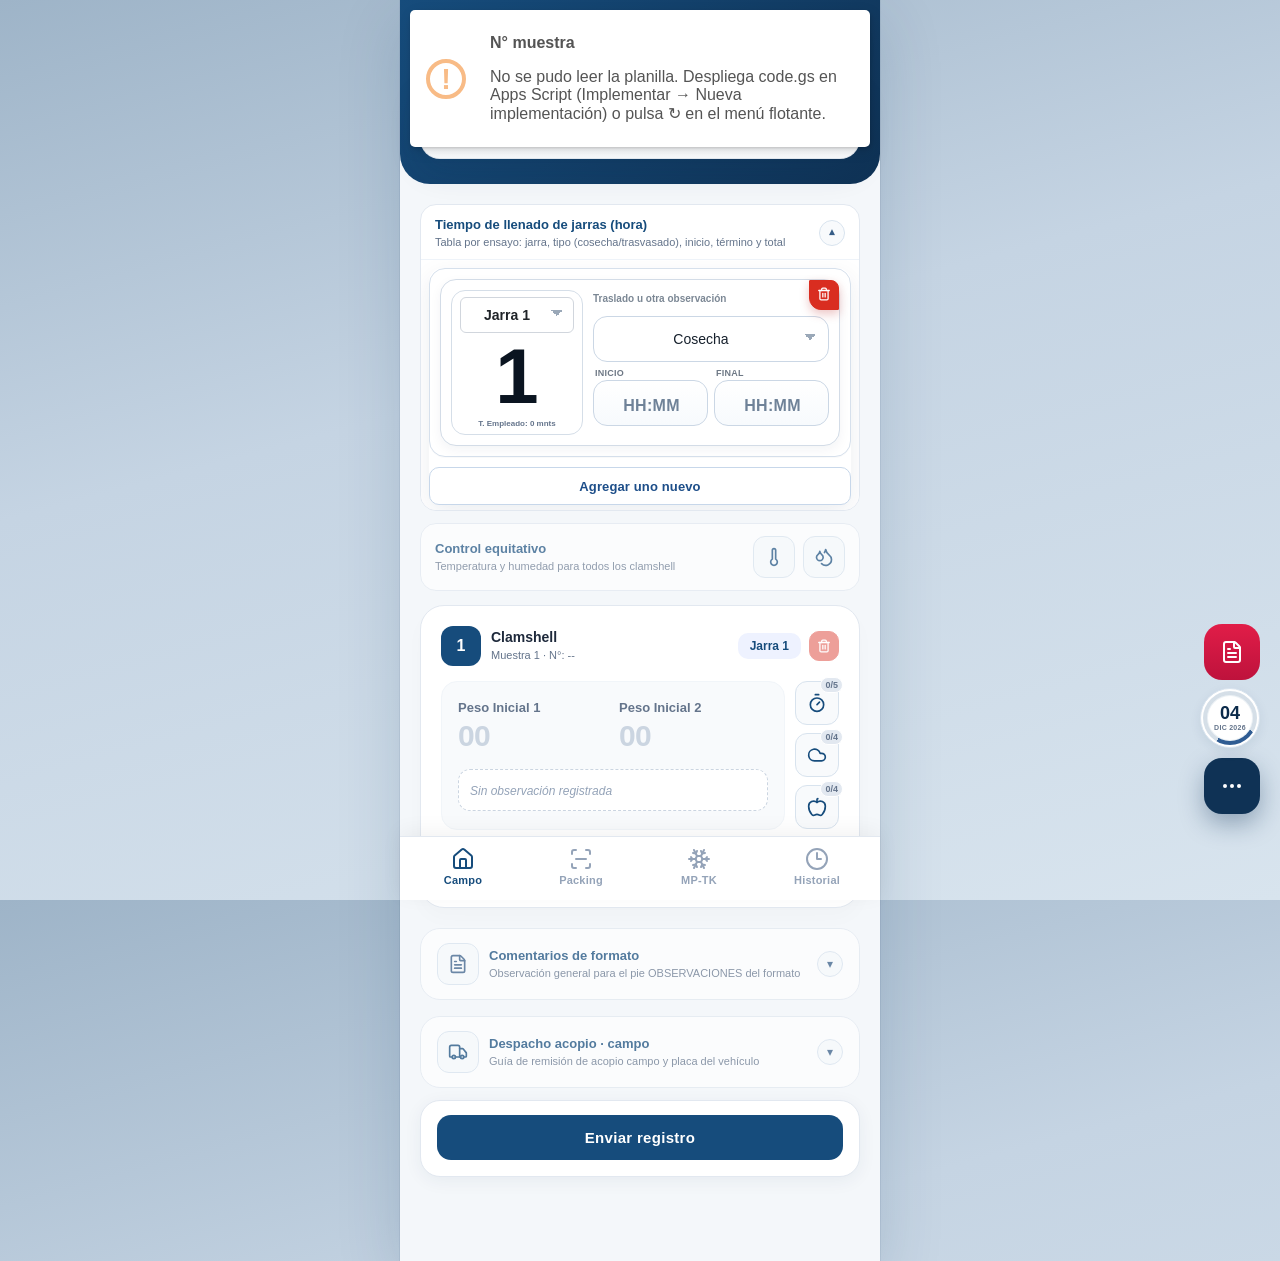
<file: index.html>
<!DOCTYPE html>
<html lang="es">
<head>
    <meta charset="UTF-8">
    <meta name="viewport" content="width=device-width, initial-scale=1.0">
    <meta http-equiv="refresh" content="0; url=modules/campo/">
    <title>Muestras Web</title>
    <link rel="icon" href="assets/images/QA2026-2.0.png" type="image/png">
    <link rel="apple-touch-icon" href="assets/images/QA2026-2.0.png">
    <script src="core/icono-app.js"></script>
    <script>location.replace('modules/campo/');</script>
</head>
<body>
    <p><a href="modules/campo/">Abrir Muestras Web</a></p>
</body>
</html>
</file>
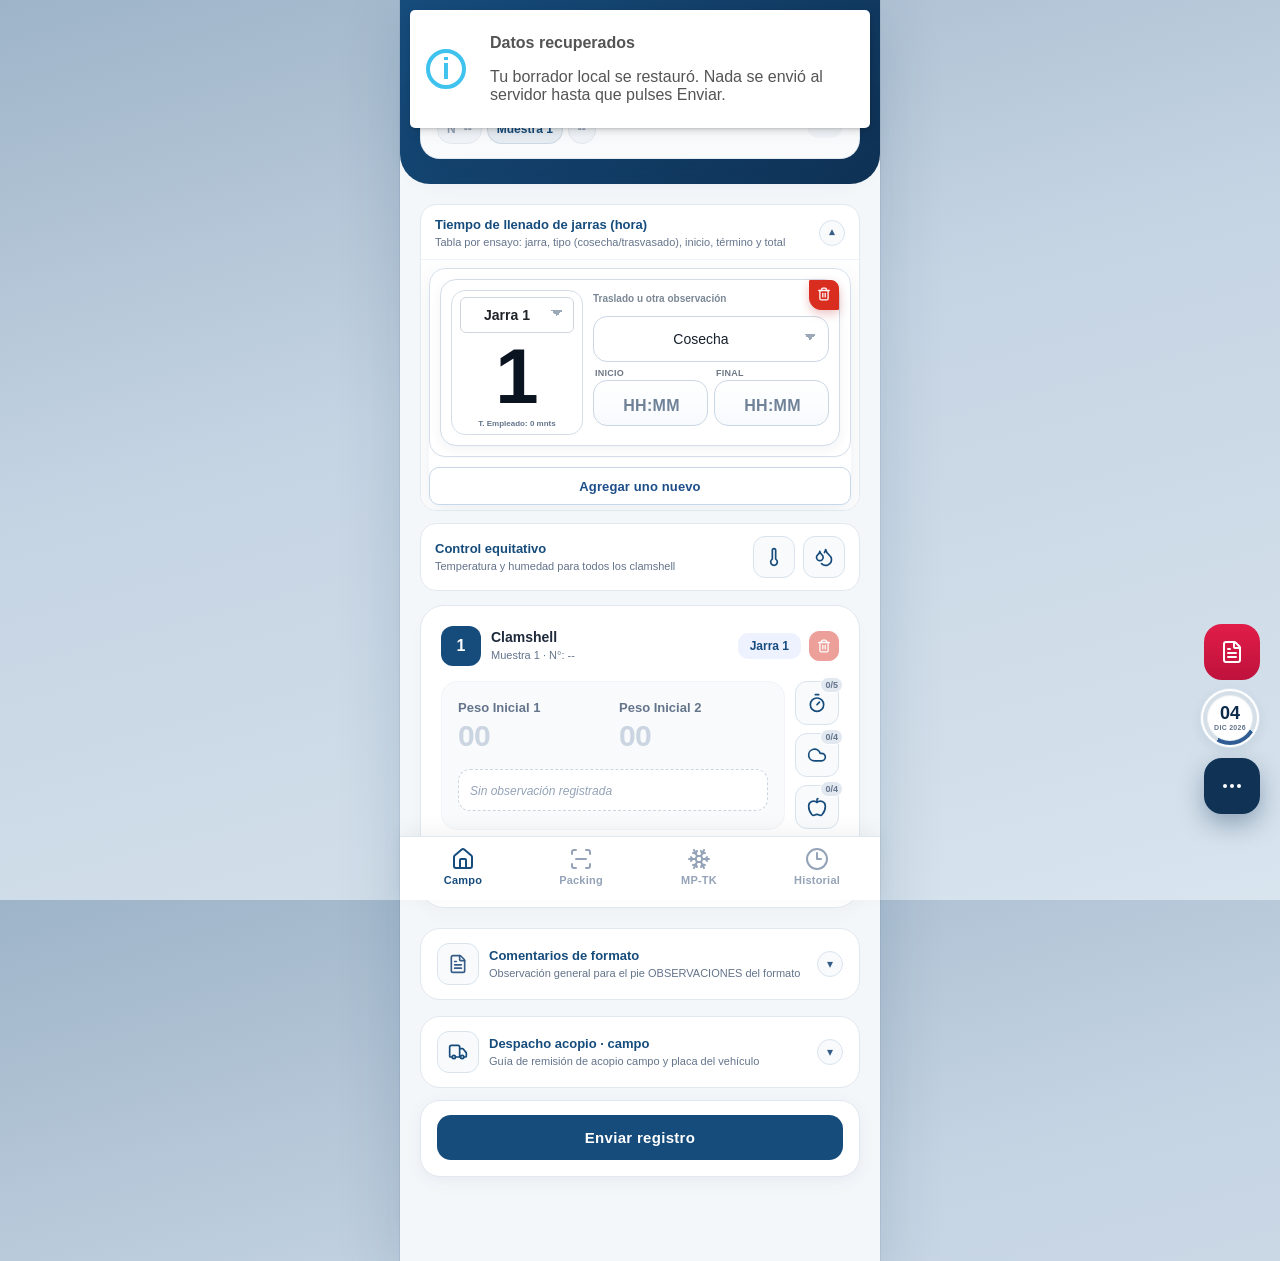
<file: modules/index.html>
<!DOCTYPE html>
<html lang="es">
<head>
    <meta charset="UTF-8">
    <meta name="viewport" content="width=device-width, initial-scale=1.0">
    <meta http-equiv="refresh" content="0; url=campo/">
    <title>Muestras Web</title>
    <script>location.replace('campo/');</script>
</head>
<body>
    <p><a href="campo/">Ir a Campo (Visual)</a></p>
    <ul>
        <li><a href="campo/">Campo · Visual</a></li>
        <li><a href="acopio/">Campo · Acopio</a></li>
        <li><a href="packing/">Packing</a></li>
        <li><a href="mp-tk/">MP-TK</a></li>
        <li><a href="historial/">Historial</a></li>
        <li><a href="recomendaciones/">Recomendaciones</a></li>
    </ul>
</body>
</html>
</file>
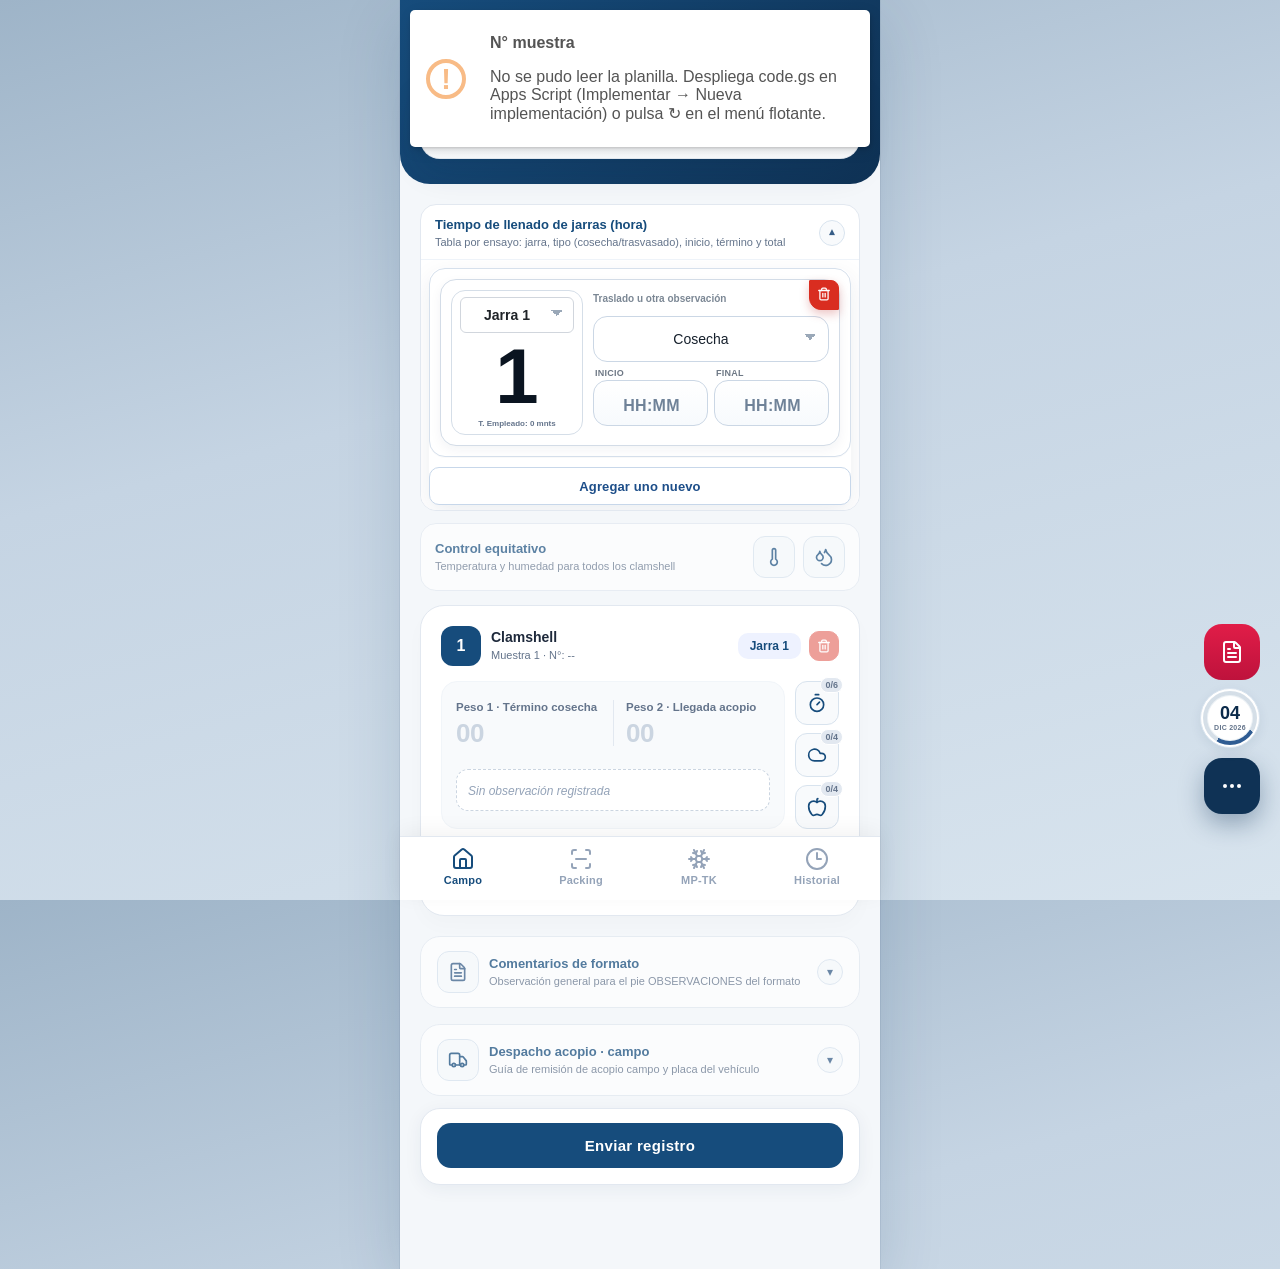
<file: modules/acopio/index.html>
<!DOCTYPE html>
<html lang="es">
<head>
    <meta charset="UTF-8">
    <meta name="viewport" content="width=device-width, initial-scale=1.0, maximum-scale=1.0, user-scalable=no, viewport-fit=cover">
    <meta name="application-name" content="Muestras Web">
    <meta name="apple-mobile-web-app-title" content="Muestras Web">
    <meta name="theme-color" content="#164C7C">
    <meta name="mobile-web-app-capable" content="yes">
    <meta name="apple-mobile-web-app-capable" content="yes">
    <meta name="apple-mobile-web-app-status-bar-style" content="black-translucent">
    <meta name="format-detection" content="telephone=no, date=no, email=no, address=no">
    <title>Muestras Web · Acopio</title>
    <script>
        (function () {
            try {
                if (localStorage.getItem('tiempos-header-tipo-registro-v2') === 'visual') {
                    location.replace('../campo/');
                }
            } catch (_) { /* ignore */ }
        }());
    </script>
    <link rel="icon" href="../../assets/images/QA2026-2.0.png" type="image/png">
    <link rel="apple-touch-icon" href="../../assets/images/QA2026-2.0.png">
    <script src="../../core/icono-app.js"></script>
    <link rel="manifest" href="../../assets/manifest.json">
    <link rel="stylesheet" href="../../assets/librerias/flatpickr.min.css">
    <link rel="stylesheet" href="../../assets/styles.css">
</head>
<body class="campo-acopio-page">

    <header>
        <div class="header-top-row">
            <h2 class="header-title">
                <span class="header-title-prefix">Registro:</span>
                <select
                    id="header-tipo-registro"
                    class="header-modulo-select header-modulo-pill--wide"
                    name="tipoRegistro"
                    aria-label="Visual o Acopio">
                    <option value="visual">Visual</option>
                    <option value="acopio">Acopio</option>
                </select>
            </h2>
            <div class="header-status-card is-online" id="header-status-card" aria-live="polite" aria-label="Pendientes y conexión">
                <div class="header-status-ring" aria-hidden="true">
                    <span class="header-status-ring-inner">
                        <i data-lucide="wifi" class="header-status-wifi" id="header-status-wifi"></i>
                    </span>
                </div>
                <div class="header-status-body">
                    <div class="header-status-pend">Pendientes: <span class="header-status-pend-num" id="header-pendientes-count">00</span></div>
                    <div class="header-status-conn">
                        <span class="header-status-conn-dot" aria-hidden="true"></span>
                        <span class="header-status-conn-text" id="header-conn-label">En línea</span>
                    </div>
                </div>
            </div>
        </div>

        <div class="meta-shell meta-accordion" id="meta-accordion">
            <button type="button" class="meta-accordion-trigger" id="meta-accordion-trigger" aria-expanded="false" aria-controls="meta-accordion-panel">
                <div class="meta-preview">
                    <span class="meta-preview-kicker">Se va a tomar las mediciones:</span>
                    <div class="meta-preview-row">
                        <span class="meta-preview-pill meta-preview-pill--empty" id="preview-num">--</span>
                        <span class="meta-preview-pill meta-preview-pill--empty" id="preview-muestra">--</span>
                        <span class="meta-preview-pill meta-preview-pill--traz meta-preview-pill--empty" id="preview-traz">--</span>
                    </div>
                </div>
                <span class="meta-accordion-chevron" aria-hidden="true"><i data-lucide="chevron-down"></i></span>
            </button>

            <div class="meta-accordion-body" id="meta-accordion-panel" role="region" aria-labelledby="meta-accordion-trigger" aria-hidden="true">
                <div class="meta-accordion-inner">
                    <form id="form-operativo-meta" autocomplete="on" aria-label="Datos del turno">
                        <div class="meta-sheet-top">
                            <div>
                                <p class="meta-kicker">Detalle</p>
                                <h3 class="meta-sheet-title">Completar registro</h3>
                            </div>
                            <div class="meta-progress-wrap">
                                <div class="meta-progress-label">
                                    <span>Listo</span>
                                    <span id="meta-progress-text">0 / 6</span>
                                </div>
                                <div class="meta-progress-track" aria-hidden="true">
                                    <div class="meta-progress-fill" id="meta-progress-fill"></div>
                                </div>
                            </div>
                        </div>

                        <input type="hidden" id="visual-rotulo" name="rotulo" value="">

                        <div class="meta-block">
                            <div class="meta-row-2 meta-row-2--muestra">
                                <div>
                                    <label class="meta-block-title" for="visual-meta-muestra" style="margin-bottom: 8px;">Muestra</label>
                                    <select class="meta-inp" id="visual-meta-muestra" name="muestra">
                                        <option value="">Seleccionar muestra</option>
                                        <option value="Ensayo 1">Muestra 1</option>
                                        <option value="Ensayo 2">Muestra 2</option>
                                        <option value="Ensayo 3">Muestra 3</option>
                                        <option value="Ensayo 4">Muestra 4</option>
                                        <option value="Ensayo 5">Muestra 5</option>
                                        <option value="Ensayo 6">Muestra 6</option>
                                        <option value="Ensayo 7">Muestra 7</option>
                                        <option value="Ensayo 8">Muestra 8</option>
                                        <option value="Ensayo 9">Muestra 9</option>
                                        <option value="Ensayo 10">Muestra 10</option>
                                    </select>
                                </div>
                                <div>
                                    <label class="meta-block-title" for="visual-num-muestra" style="margin-bottom: 8px;">N° muestra</label>
                                    <div class="meta-num-muestra-wrap" id="visual-num-muestra-wrap">
                                        <input class="meta-inp meta-inp--num-muestra-auto" id="visual-num-muestra" name="numMuestra" type="text" maxlength="8" placeholder="Automático" disabled aria-describedby="visual-num-muestra-hint" title="Se asigna solo según el último número en la planilla (sin duplicados)">
                                        <span class="meta-num-muestra-spinner" id="visual-num-muestra-spinner" aria-hidden="true"></span>
                                    </div>
                                    <span id="visual-num-muestra-hint" class="sr-only">Campo automático. El número avanza según los registros ya guardados.</span>
                                </div>
                            </div>
                        </div>

                        <div class="meta-block">
                            <label class="meta-block-title" for="visual-responsable" style="margin-bottom: 8px;">Responsable</label>
                            <input class="meta-inp" id="visual-responsable" name="responsable" type="text" placeholder="Nombre">
                        </div>

                        <div class="meta-block">
                            <div class="meta-row-2 meta-row-2--guia-hora">
                                <div>
                                    <label class="meta-block-title" for="visual-guia-precosecha" style="margin-bottom: 8px;">Días Prec. / N° Cos.</label>
                                    <input class="meta-inp" id="visual-guia-precosecha" name="guiaPrecosecha" type="text" placeholder="Ej. 5 / 12" inputmode="text" autocomplete="off" aria-label="Días de precosecha y número de cosecha">
                                </div>
                                <div>
                                    <label class="meta-block-title" for="visual-hora" style="margin-bottom: 8px;">Hora inicio</label>
                                    <input class="meta-inp" id="visual-hora" name="hora" type="time" enterkeyhint="done">
                                </div>
                            </div>
                        </div>

                        <div class="meta-block">
                            <span class="meta-block-title" style="display:block;margin-bottom:8px;">Fundo</span>
                            <div class="meta-row-fundo-acopio">
                                <select class="meta-inp" id="visual-meta-fundo" name="fundo" aria-label="Fundo">
                                    <option value="">Seleccionar</option>
                                </select>
                                <select class="meta-inp meta-inp--acopio" id="visual-traz-acopio" name="trazAcopio" aria-label="Acopio">
                                    <option value="">Acopio</option>
                                    <option value="Acopio 1">Acopio 1</option>
                                    <option value="Acopio 2">Acopio 2</option>
                                    <option value="Acopio 3">Acopio 3</option>
                                    <option value="Acopio 4">Acopio 4</option>
                                    <option value="Acopio 5">Acopio 5</option>
                                    <option value="Acopio 6">Acopio 6</option>
                                    <option value="Acopio 7">Acopio 7</option>
                                    <option value="Acopio 8">Acopio 8</option>
                                    <option value="Acopio 9">Acopio 9</option>
                                    <option value="Acopio 10">Acopio 10</option>
                                    <option value="Acopio 11">Acopio 11</option>
                                    <option value="Acopio 12">Acopio 12</option>
                                    <option value="Acopio 13">Acopio 13</option>
                                    <option value="Acopio 14">Acopio 14</option>
                                    <option value="Acopio 15">Acopio 15</option>
                                    <option value="Acopio 16">Acopio 16</option>
                                    <option value="Acopio 17">Acopio 17</option>
                                    <option value="Acopio 18">Acopio 18</option>
                                    <option value="Acopio 19">Acopio 19</option>
                                    <option value="Acopio 20">Acopio 20</option>
                                    <option value="Acopio 21">Acopio 21</option>
                                    <option value="Acopio 22">Acopio 22</option>
                                    <option value="Acopio 23">Acopio 23</option>
                                    <option value="Acopio 24">Acopio 24</option>
                                    <option value="Acopio 25">Acopio 25</option>
                                    <option value="Acopio 26">Acopio 26</option>
                                    <option value="Acopio 27">Acopio 27</option>
                                    <option value="Acopio 28">Acopio 28</option>
                                    <option value="Acopio 29">Acopio 29</option>
                                    <option value="Acopio 30">Acopio 30</option>
                                    <option value="Acopio 31">Acopio 31</option>
                                    <option value="Acopio 32">Acopio 32</option>
                                    <option value="Acopio 33">Acopio 33</option>
                                    <option value="Acopio 34">Acopio 34</option>
                                    <option value="Acopio 35">Acopio 35</option>
                                    <option value="Acopio Central 1">Acopio C1</option>
                                    <option value="Acopio Central 2">Acopio C2</option>
                                </select>
                            </div>
                        </div>

                        <div class="meta-block">
                            <span class="meta-block-title" style="display:block;margin-bottom:8px;">Trazabilidad</span>
                            <div class="meta-row-3">
                                <select class="meta-inp" id="visual-traz-etapa" name="trazEtapa" aria-label="Etapa">
                                    <option value="">Etapa</option>
                                </select>
                                <select class="meta-inp" id="visual-traz-campo" name="trazCampo" aria-label="Campo">
                                    <option value="">Campo</option>
                                </select>
                                <input class="meta-inp" id="visual-traz-turno" name="trazTurno" type="text" placeholder="Turno" autocomplete="off">
                            </div>
                            <input type="hidden" id="visual-trazabilidad" name="trazabilidad" value="">
                        </div>

                        <div class="meta-block">
                            <label class="meta-block-title" for="visual-meta-variedad" style="margin-bottom: 8px;">Variedad</label>
                            <select class="meta-inp" id="visual-meta-variedad" name="variedad" aria-describedby="visual-meta-variedad-hint">
                                <option value="">Seleccionar</option>
                            </select>
                            <details class="meta-variedades-ref" id="visual-variedades-referencia">
                                <summary>OTRAS VARIEDADES <span class="meta-variedades-ref-count" id="visual-variedades-ref-count">(0)</span></summary>
                                <ul class="meta-variedades-ref-list" id="visual-variedades-referencia-list"></ul>
                            </details>
                            <span id="visual-meta-variedad-hint" class="meta-hint">Select arriba o elige en «Otras variedades» si no está en la parcela.</span>
                        </div>
                    </form>
                </div>
            </div>
        </div>
    </header>

    <div class="container">
        <details class="llenado-jarras-wrapper" open>
            <summary class="llenado-jarras-wrapper-summary">
                <div class="control-equitativo-label">
                    <b>Tiempo de llenado de jarras (hora)</b>
                    <span>Tabla por ensayo: jarra, tipo (cosecha/trasvasado), inicio, término y total</span>
                </div>
                <span class="llenado-jarras-toggle-icon" aria-hidden="true"></span>
            </summary>
            <div class="llenado-jarras-panel" id="llenado-jarras-panel-body"></div>
        </details>

        <div class="control-equitativo-bar">
            <div class="control-equitativo-label">
                <b>Control equitativo</b>
                <span>Temperatura y humedad para todos los clamshell</span>
            </div>
            <div class="control-equitativo-actions">
                <button type="button" class="control-equitativo-btn" onclick="abrirModalControlGlobal('temperatura')" title="Temperatura global">
                    <i data-lucide="thermometer"></i>
                </button>
                <button type="button" class="control-equitativo-btn" onclick="abrirModalControlGlobal('humedad')" title="Humedad global">
                    <i data-lucide="droplets"></i>
                </button>
            </div>
        </div>
        <div id="cards-container"></div>

        <details class="logistica-acopio-block logistica-formato-block" aria-label="Comentarios de formato">
            <summary class="logistica-acopio-head">
                <div class="control-equitativo-btn logistica-acopio-icon-slot logistica-formato-icon-wrap" title="Formato" aria-hidden="true">
                    <i data-lucide="file-text"></i>
                </div>
                <div class="control-equitativo-label logistica-acopio-label">
                    <b>Comentarios de formato</b>
                    <span>Observación general para el pie OBSERVACIONES del formato</span>
                </div>
                <span class="logistica-acopio-chev" aria-hidden="true"></span>
            </summary>
            <div class="logistica-acopio-body">
                <div class="logistica-acopio-field">
                    <label class="meta-block-title" for="visual-observacion-formato">Observación formato</label>
                    <textarea class="meta-inp logistica-formato-ta" id="visual-observacion-formato" name="observacionFormato" rows="3" placeholder="Opcional: comentario general del formato" autocomplete="off"></textarea>
                </div>
            </div>
        </details>

        <details class="logistica-acopio-block logistica-despacho-block" aria-label="Despacho acopio: guía y placa">
            <summary class="logistica-acopio-head">
                <div class="control-equitativo-btn logistica-acopio-icon-slot logistica-acopio-truck-wrap" title="Transporte" aria-hidden="true">
                    <i data-lucide="truck"></i>
                </div>
                <div class="control-equitativo-label logistica-acopio-label">
                    <b>Despacho acopio · campo</b>
                    <span>Guía de remisión de acopio campo y placa del vehículo</span>
                </div>
                <span class="logistica-acopio-chev" aria-hidden="true"></span>
            </summary>
            <div class="logistica-acopio-body">
                <div class="logistica-acopio-grid">
                    <div class="logistica-acopio-field">
                        <label class="meta-block-title" for="visual-guia-acopio">Guía de remisión de acopio campo</label>
                        <input class="meta-inp" id="visual-guia-acopio" name="guiaRemisionAcopio" type="text" placeholder="Ej. 208353" autocomplete="off">
                    </div>
                    <div class="logistica-acopio-field">
                        <label class="meta-block-title" for="visual-placa-vehiculo">Placa del vehículo</label>
                        <input class="meta-inp" id="visual-placa-vehiculo" name="placaVehiculoAcopio" type="text" placeholder="Ej. 9967-OK" autocomplete="off">
                    </div>
                </div>
            </div>
        </details>

        <div class="campo-envio-bar" id="campo-envio-bar" role="region" aria-label="Enviar registro al servidor">
            <button type="button" class="btn-save btn-save-campo" id="btn-guardar-enviar-campo" onclick="guardarRegistroYEnviarDesdePantalla()">
                Enviar registro
            </button>
        </div>
    </div>

    <div class="fab-menu" id="fab-menu">
        <div class="fab-menu-actions">
            <button class="fab-mini fab-mini--sync" type="button" onclick="actualizarAppCompletoDesdeFab()" aria-label="Actualizar app y planilla" title="Descarga la versión nueva de la app y sincroniza la planilla si hay internet. No borra borradores ni pendientes.">
                <i data-lucide="refresh-cw"></i>
            </button>
            <button class="fab-mini fab-mini--danger" onclick="borrarTodoYCacheRapido()" aria-label="Limpiar inputs y borrador" title="Vacía los datos de captura; conserva pendientes, historial y funcionamiento offline">
                <i data-lucide="trash-2"></i>
            </button>
            <div class="fab-menu-duo">
                <button type="button" class="fab-mini fab-mini--registro" id="fab-btn-iniciar-registro" onclick="fabIniciarRegistroDesdeFab()" aria-label="Cargar datos de prueba en el formulario" title="Rellena los campos visibles (meta, clamshell, jarras) con datos de ejemplo para probar">
                    <i data-lucide="clipboard-list"></i>
                </button>
                <button type="button" class="fab-mini" onclick="abrirModalResumenGlobal()" aria-label="Resumen despacho acopio-campo">
                    <i data-lucide="truck"></i>
                </button>
            </div>
            <button type="button" class="fab" onclick="abrirModal('Nuevo Registro')" aria-label="Nuevo registro">
                <svg class="fab-icon-svg" viewBox="0 0 24 24" aria-hidden="true">
                    <path d="M12 5v14M5 12h14"></path>
                </svg>
            </button>
        </div>
        <button type="button" class="fab-pdf" id="fab-pdf-btn" aria-label="Generar PDF del registro">
            <i data-lucide="file-text"></i>
        </button>
        <div class="fecha-ring-widget fecha-ring-widget--fab fecha-ring-widget--campo" id="visual-fecha-ring-widget" role="button" tabindex="0" aria-label="Fecha de hoy" title="">
            <div class="fecha-ring-circle" id="campo-fecha-ring-circle" aria-hidden="true"></div>
            <div class="fecha-ring-content">
                <span class="fecha-ring-day" id="fecha-ring-day">--</span>
                <span class="fecha-ring-month" id="fecha-ring-month">----</span>
            </div>
            <div class="fecha-ring-popover" id="campo-fecha-ring-popover" role="tooltip" hidden></div>
        </div>
        <button class="fab-options" id="fab-options-btn" type="button" aria-label="Opciones rápidas" aria-expanded="false">
            <i data-lucide="ellipsis"></i>
        </button>
    </div>

    <div class="modal-overlay" id="modal-overlay">
        <div class="modal-content">
            <div class="modal-title-row" id="modal-title-row">
                <h2 id="modal-title" style="margin-bottom: 0; color: var(--primary); margin-top: 8px;">Editar Datos</h2>
                <div class="modal-jarra-box">
                    <label for="visual-m-jarra">N° Jarra</label>
                    <select id="visual-m-jarra" aria-label="Seleccionar N° de jarra"></select>
                </div>
            </div>
            <div class="form-group acopio-peso-field"><label for="acopio-peso-1-termino-cosecha">PESO 1 - TÉRMINO DE COSECHA (g)</label><input type="number" id="acopio-peso-1-termino-cosecha" step="0.1" placeholder="00"></div>
            <div class="form-group acopio-peso-field"><label for="acopio-peso-2-llegada">PESO 2 - LLEGADA ACOPIO (g)</label><input type="number" id="acopio-peso-2-llegada" step="0.1" placeholder="00"></div>
            <div class="form-group acopio-peso-field"><label for="acopio-peso-3-calibrado">PESO 3 - ACOPIO CALIBRADO (g)</label><input type="number" id="acopio-peso-3-calibrado" step="0.1" placeholder="00"></div>
            <div class="form-group acopio-peso-field"><label for="acopio-peso-4-clamshell-calibrado">PESO 4 CLAMSHELL CALIBRADO (g)</label><input type="number" id="acopio-peso-4-clamshell-calibrado" step="0.1" placeholder="00"></div>
            <div class="form-group acopio-peso-field"><label for="acopio-peso-5-despacho-campo">PESO 5 DESPACHO ACOPIO - CAMPO (PESO CLAMSHELL) (g)</label><input type="number" id="acopio-peso-5-despacho-campo" step="0.1" placeholder="00"></div>
            <div id="acopio-peso-alert" class="metric-inline-alert" style="display:none;"></div>
            <div class="metric-modal-foot">
                <button class="btn-secondary" type="button" id="btn-cancel-tarjeta">Cancelar</button>
                <button class="btn-save" id="btn-save-tarjeta" type="button" onclick="guardarModalTarjeta()">Guardar</button>
            </div>
        </div>
    </div>

    <div class="modal-overlay" id="metric-modal-overlay">
        <div class="modal-content">
            <h2 id="metric-modal-title" style="margin-bottom: 16px; color: var(--primary);">Detalle de medición</h2>
            <div class="metric-modal-body" id="metric-modal-body"></div>
            <div class="metric-modal-foot">
                <button class="btn-secondary" type="button" onclick="cerrarModalMetrica()">Cancelar</button>
                <button class="btn-save" id="btn-save-metrica" type="button" onclick="guardarModalMetrica()">Guardar</button>
            </div>
        </div>
    </div>

    <div class="modal-overlay" id="observation-modal-overlay">
        <div class="modal-content">
            <h2 id="observation-modal-title" style="margin-bottom: 16px; color: var(--primary);">Observación</h2>
            <div class="form-group">
                <label>OBSERVACIÓN DEL CLAMSHELL</label>
                <input type="text" id="visual-observation" maxlength="57" placeholder="Opcional: máx. 57 caracteres" autocomplete="off">
            </div>
            <div class="metric-modal-foot">
                <button class="btn-secondary" type="button" onclick="cerrarModalObservacion()">Cancelar</button>
                <button class="btn-save" id="btn-save-observacion" type="button" onclick="guardarModalObservacion()">Guardar</button>
            </div>
        </div>
    </div>

    <div class="modal-overlay" id="essential-modal-overlay">
        <div class="modal-content">
            <h2 id="essential-modal-title" style="margin-bottom: 16px; color: var(--primary);">Resumen esencial</h2>
            <div class="metric-modal-body" id="essential-modal-body"></div>
            <div class="metric-modal-foot essential-modal-foot">
                <button class="btn-secondary" type="button" onclick="cerrarModalResumen()">Cancelar</button>
                <button class="btn-save pdf-action-btn pdf-action-btn--wsp essential-wsp-btn" id="btn-save-resumen-global" type="button" onclick="enviarModalResumenGlobalWhatsApp()">
                    <i data-lucide="message-circle" aria-hidden="true"></i>
                    <span class="essential-wsp-btn-label">Enviar WhatsApp</span>
                </button>
            </div>
        </div>
    </div>

    <div class="modal-overlay" id="control-global-modal-overlay">
        <div class="modal-content">
            <h2 id="control-global-modal-title" style="margin-bottom: 16px; color: var(--primary);">Control equitativo</h2>
            <div class="metric-modal-body" id="control-global-modal-body"></div>
            <div class="metric-modal-foot">
                <button class="btn-secondary" type="button" onclick="cerrarModalControlGlobal()">Cancelar</button>
                <button class="btn-save" id="btn-save-control-global" type="button" onclick="guardarModalControlGlobal()">Guardar</button>
            </div>
        </div>
    </div>

    <div class="modal-overlay" id="llenado-horas-modal-overlay">
        <div class="modal-content">
            <h2 style="margin-bottom: 16px; color: var(--primary);">Editar horas</h2>
            <div class="form-group"><label>Inicio</label><input type="time" id="visual-lhm-inicio"></div>
            <div class="form-group"><label>Final</label><input type="time" id="visual-lhm-termino"></div>
            <div class="metric-modal-foot">
                <button class="btn-secondary" type="button" onclick="cerrarModalHorasLlenado()">Cancelar</button>
                <button class="btn-save" id="btn-save-horas" type="button" onclick="guardarModalHorasLlenado()">Guardar</button>
            </div>
        </div>
    </div>

    <div class="modal-overlay" id="time-picker-modal-overlay">
        <div class="time-picker-modal">
            <div class="time-picker-head">
                <div class="time-picker-title">Seleccionar hora</div>
                <input type="text" class="time-picker-current" id="time-picker-current" value="--:--" maxlength="5" placeholder="HH:MM" aria-label="Escribir hora" title="Toca para escribir la hora con teclado" autocomplete="off" spellcheck="false">
            </div>
            <div class="time-picker-wheel">
                <div class="time-picker-col">
                    <button type="button" class="time-picker-step" id="time-picker-hour-up" aria-label="Subir hora">▲</button>
                    <div class="time-picker-value" id="time-picker-hour">00</div>
                    <button type="button" class="time-picker-step" id="time-picker-hour-down" aria-label="Bajar hora">▼</button>
                </div>
                <div class="time-picker-sep">:</div>
                <div class="time-picker-col">
                    <button type="button" class="time-picker-step" id="time-picker-minute-up" aria-label="Subir minuto">▲</button>
                    <div class="time-picker-value" id="time-picker-minute">00</div>
                    <button type="button" class="time-picker-step" id="time-picker-minute-down" aria-label="Bajar minuto">▼</button>
                </div>
            </div>
            <div class="time-picker-actions">
                <button type="button" class="btn-secondary" id="time-picker-now">Tomar hora exacta</button>
                <button type="button" class="btn-secondary" id="time-picker-cancel">Cancelar</button>
                <button type="button" class="btn-save" id="time-picker-apply">Tomar hora</button>
            </div>
        </div>
    </div>

    <div class="modal-overlay pdf-modal-overlay" id="pdf-modal-overlay" role="dialog" aria-labelledby="pdf-modal-title" aria-modal="true">
        <div class="modal-content pdf-modal-content">
            <div class="pdf-modal-head">
                <div id="pdf-modal-title" class="pdf-modal-title-wrap" role="heading" aria-level="2">Vista previa PDF</div>
                <button type="button" class="pdf-modal-close" id="pdf-btn-cerrar" aria-label="Cerrar vista previa">
                    <i data-lucide="x"></i>
                </button>
            </div>
            <div class="pdf-preview-zoom-bar" id="pdf-preview-zoom-bar">
                <button type="button" class="pdf-zoom-btn" id="pdf-zoom-out" aria-label="Alejar">−</button>
                <span class="pdf-zoom-label" id="pdf-zoom-label">100%</span>
                <button type="button" class="pdf-zoom-btn" id="pdf-zoom-in" aria-label="Acercar">+</button>
                <button type="button" class="pdf-zoom-btn pdf-zoom-btn--reset" id="pdf-zoom-reset">Ajustar</button>
                <span class="pdf-zoom-hint">Pellizca con dos dedos para zoom</span>
            </div>
            <div class="pdf-preview-stage" id="pdf-preview-stage">
                <embed id="pdf-preview-embed" type="application/pdf" class="pdf-preview-embed" hidden title="Vista previa PDF">
                <div class="pdf-preview-loading" id="pdf-preview-loading">
                    <span class="pdf-preview-loading-spinner" aria-hidden="true"></span>
                    <span>Cargando vista previa…</span>
                </div>
                <div class="pdf-preview-scaler" id="pdf-preview-scaler">
                    <div class="pdf-preview-pages" id="pdf-preview-pages"></div>
                </div>
                <div class="pdf-preview-fallback" id="pdf-preview-fallback" hidden>
                    <i data-lucide="file-text" class="pdf-preview-fallback-icon" aria-hidden="true"></i>
                    <p class="pdf-preview-fallback-title">No se pudo mostrar la vista previa</p>
                    <p class="pdf-preview-fallback-hint">El PDF sí se generó. Usa <strong>Descargar</strong>, <strong>WhatsApp</strong> o ábrelo en el visor del teléfono.</p>
                    <button type="button" class="btn-save pdf-preview-open-btn" id="pdf-btn-abrir">Abrir PDF</button>
                </div>
            </div>
            <div class="pdf-modal-actions">
                <button type="button" class="btn-save pdf-action-btn" id="pdf-btn-descargar">
                    <i data-lucide="download"></i>
                    Descargar
                </button>
                <button type="button" class="btn-save pdf-action-btn pdf-action-btn--wsp" id="pdf-btn-wsp">
                    <i data-lucide="message-circle"></i>
                    WhatsApp
                </button>
            </div>
        </div>
    </div>

    <nav id="main-bottom-nav">
        <a class="nav-btn nav-link active" id="nav-campo" data-nav-index="0" href="./" aria-label="Campo">
            <i data-lucide="house"></i>
            <span>Campo</span>
        </a>
        <a class="nav-btn nav-link" id="nav-packing" data-nav-index="1" href="../packing/" aria-label="Packing">
            <i data-lucide="scan-line"></i>
            <span>Packing</span>
        </a>
        <a class="nav-btn nav-link" id="nav-mp-tk" data-nav-index="2" href="../mp-tk/" aria-label="MP-TK">
            <i data-lucide="snowflake"></i>
            <span>MP-TK</span>
        </a>
        <a class="nav-btn nav-link" id="nav-historial" data-nav-index="3" href="../historial/" aria-label="Historial">
            <i data-lucide="clock-3"></i>
            <span>Historial</span>
        </a>
    </nav>

    <script>window.CAMPO_REGISTRO_MODO = 'acopio';</script>
    <script src="../../core/mapeo-parcelas-data.js"></script>
    <script src="../../core/catalogo-json.js"></script>
    <script src="../../assets/librerias/lucide.min.js"></script>
    <script src="../../assets/librerias/sweetalert2.all.min.js"></script>
    <link rel="stylesheet" href="../../core/flujo-bienvenida.css">
    <script src="../../core/flujo-bienvenida.js"></script>
    <script src="../../assets/librerias/flatpickr.min.js"></script>
    <script src="../../assets/librerias/flatpickr-l10n-es.js"></script>
    <script src="../../core/api-config.js"></script>
    <script src="../../core/fecha-operativa.js"></script>
    <script src="../../core/network.js"></script>
    <script src="../../core/nav-persist-draft.js"></script>
    <script src="../campo/campo-draft-idb.js"></script>
    <script src="../campo/campo.js" charset="utf-8"></script>
    <script src="../../assets/librerias/jspdf.umd.min.js"></script>
    <script src="../../assets/librerias/pdf.min.js"></script>
    <script src="../../core/pdf-nombre.js"></script>
    <script src="../../core/pdf-preview-live.js"></script>
    <script src="../campo/campo-pdf.js"></script>
    <script src="../../core/hist-pdf-store.js"></script>
    <script src="../../core/hist-pdf-envio.js"></script>
    <script src="../../core/script.js"></script>
</body>
</html>
</file>
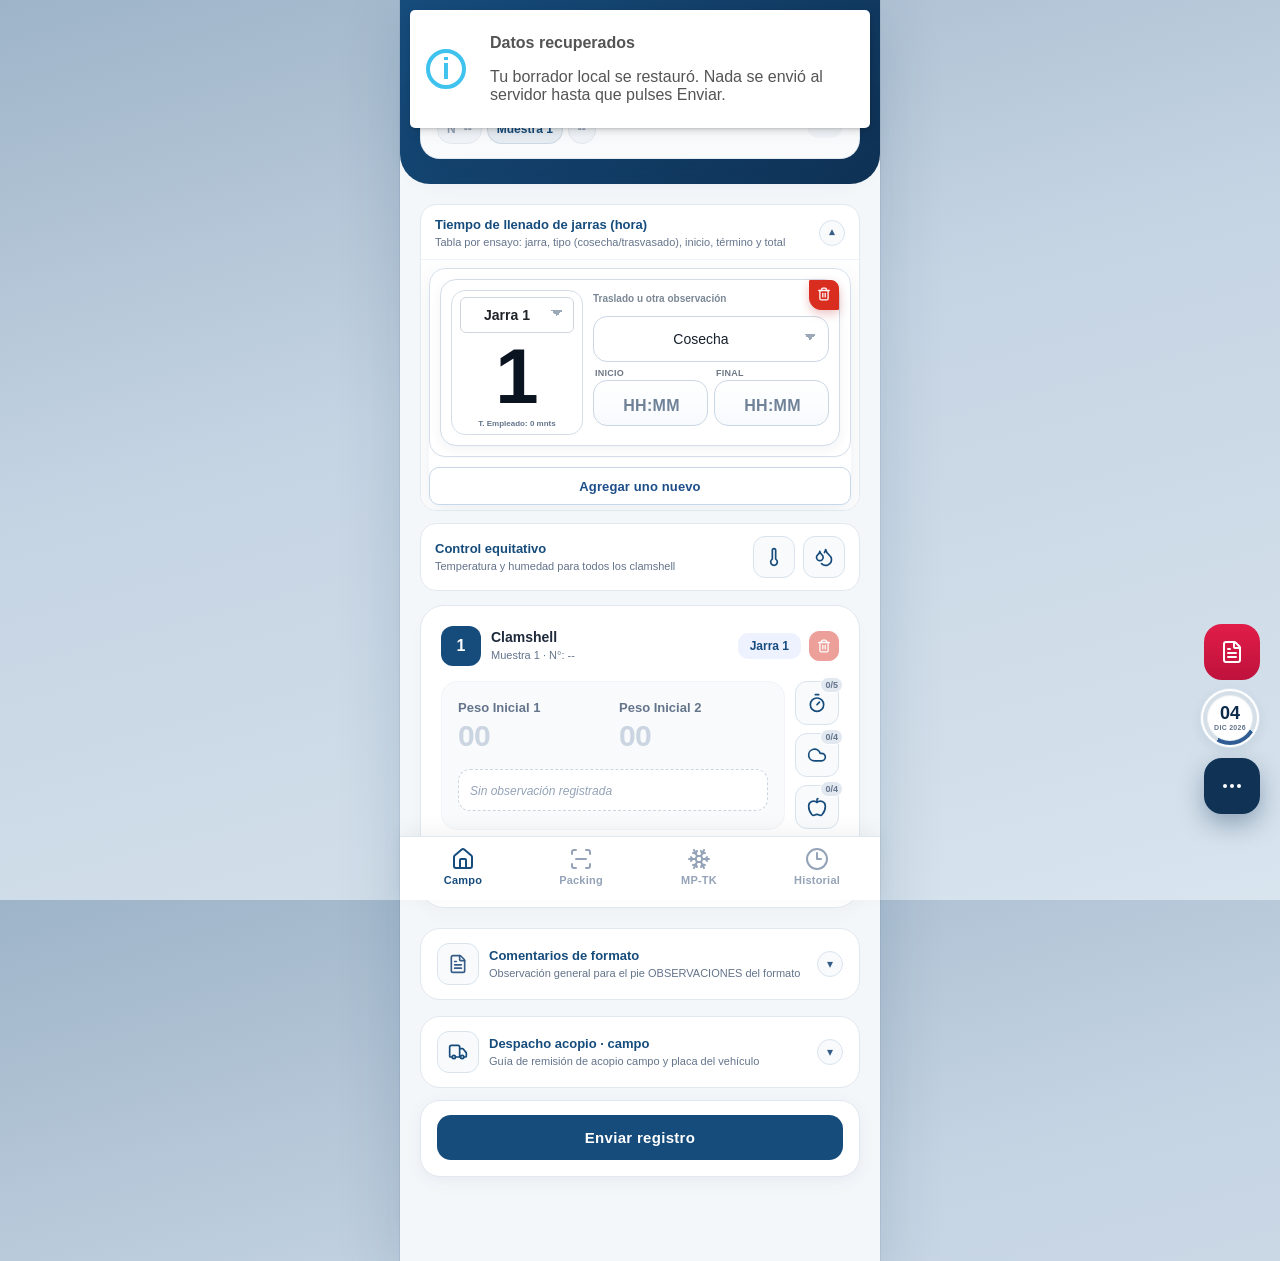
<file: modules/campo/index.html>
<!DOCTYPE html>
<html lang="es">
<head>
    <meta charset="UTF-8">
    <meta name="viewport" content="width=device-width, initial-scale=1.0, maximum-scale=1.0, user-scalable=no, viewport-fit=cover">
    <meta name="application-name" content="Muestras Web">
    <meta name="apple-mobile-web-app-title" content="Muestras Web">
    <meta name="theme-color" content="#164C7C">
    <meta name="mobile-web-app-capable" content="yes">
    <meta name="apple-mobile-web-app-capable" content="yes">
    <meta name="apple-mobile-web-app-status-bar-style" content="black-translucent">
    <meta name="format-detection" content="telephone=no, date=no, email=no, address=no">
    <title>Muestras Web</title>
    <script>
        (function () {
            try {
                if (localStorage.getItem('tiempos-header-tipo-registro-v2') === 'acopio') {
                    location.replace('../acopio/');
                }
            } catch (_) { /* ignore */ }
        }());
    </script>
    <link rel="icon" href="../../assets/images/QA2026-2.0.png" type="image/png">
    <link rel="apple-touch-icon" href="../../assets/images/QA2026-2.0.png">
    <script src="../../core/icono-app.js"></script>
    <link rel="manifest" href="../../assets/manifest.json">
    <link rel="stylesheet" href="../../assets/librerias/flatpickr.min.css">
    <link rel="stylesheet" href="../../assets/styles.css">
</head>
<body>

    <header>
        <div class="header-top-row">
            <h2 class="header-title">
                <span class="header-title-prefix">Registro:</span>
                <select
                    id="header-tipo-registro"
                    class="header-modulo-select header-modulo-pill--wide"
                    name="tipoRegistro"
                    aria-label="Visual o Acopio">
                    <option value="visual">Visual</option>
                    <option value="acopio">Acopio</option>
                </select>
            </h2>
            <div class="header-status-card is-online" id="header-status-card" aria-live="polite" aria-label="Pendientes y conexión">
                <div class="header-status-ring" aria-hidden="true">
                    <span class="header-status-ring-inner">
                        <i data-lucide="wifi" class="header-status-wifi" id="header-status-wifi"></i>
                    </span>
                </div>
                <div class="header-status-body">
                    <div class="header-status-pend">Pendientes: <span class="header-status-pend-num" id="header-pendientes-count">00</span></div>
                    <div class="header-status-conn">
                        <span class="header-status-conn-dot" aria-hidden="true"></span>
                        <span class="header-status-conn-text" id="header-conn-label">En línea</span>
                    </div>
                </div>
            </div>
        </div>

        <div class="meta-shell meta-accordion" id="meta-accordion">
            <button type="button" class="meta-accordion-trigger" id="meta-accordion-trigger" aria-expanded="false" aria-controls="meta-accordion-panel">
                <div class="meta-preview">
                    <span class="meta-preview-kicker">Se va a tomar las mediciones:</span>
                    <div class="meta-preview-row">
                        <span class="meta-preview-pill meta-preview-pill--empty" id="preview-num">--</span>
                        <span class="meta-preview-pill meta-preview-pill--empty" id="preview-muestra">--</span>
                        <span class="meta-preview-pill meta-preview-pill--traz meta-preview-pill--empty" id="preview-traz">--</span>
                    </div>
                </div>
                <span class="meta-accordion-chevron" aria-hidden="true"><i data-lucide="chevron-down"></i></span>
            </button>

            <div class="meta-accordion-body" id="meta-accordion-panel" role="region" aria-labelledby="meta-accordion-trigger" aria-hidden="true">
                <div class="meta-accordion-inner">
                    <form id="form-operativo-meta" autocomplete="on" aria-label="Datos del turno">
                        <div class="meta-sheet-top">
                            <div>
                                <p class="meta-kicker">Detalle</p>
                                <h3 class="meta-sheet-title">Completar registro</h3>
                            </div>
                            <div class="meta-progress-wrap">
                                <div class="meta-progress-label">
                                    <span>Listo</span>
                                    <span id="meta-progress-text">0 / 6</span>
                                </div>
                                <div class="meta-progress-track" aria-hidden="true">
                                    <div class="meta-progress-fill" id="meta-progress-fill"></div>
                                </div>
                            </div>
                        </div>

                        <input type="hidden" id="visual-rotulo" name="rotulo" value="">

                        <div class="meta-block">
                            <div class="meta-row-2 meta-row-2--muestra">
                                <div>
                                    <label class="meta-block-title" for="visual-meta-muestra" style="margin-bottom: 8px;">Muestra</label>
                                    <select class="meta-inp" id="visual-meta-muestra" name="muestra">
                                        <option value="">Seleccionar muestra</option>
                                        <option value="Ensayo 1">Muestra 1</option>
                                        <option value="Ensayo 2">Muestra 2</option>
                                        <option value="Ensayo 3">Muestra 3</option>
                                        <option value="Ensayo 4">Muestra 4</option>
                                        <option value="Ensayo 5">Muestra 5</option>
                                        <option value="Ensayo 6">Muestra 6</option>
                                        <option value="Ensayo 7">Muestra 7</option>
                                        <option value="Ensayo 8">Muestra 8</option>
                                        <option value="Ensayo 9">Muestra 9</option>
                                        <option value="Ensayo 10">Muestra 10</option>
                                    </select>
                                </div>
                                <div>
                                    <label class="meta-block-title" for="visual-num-muestra" style="margin-bottom: 8px;">N° muestra</label>
                                    <div class="meta-num-muestra-wrap" id="visual-num-muestra-wrap">
                                        <input class="meta-inp meta-inp--num-muestra-auto" id="visual-num-muestra" name="numMuestra" type="text" maxlength="8" placeholder="Automático" disabled aria-describedby="visual-num-muestra-hint" title="Se asigna solo según el último número en la planilla (sin duplicados)">
                                        <span class="meta-num-muestra-spinner" id="visual-num-muestra-spinner" aria-hidden="true"></span>
                                    </div>
                                    <span id="visual-num-muestra-hint" class="sr-only">Campo automático. El número avanza según los registros ya guardados.</span>
                                </div>
                            </div>
                        </div>

                        <div class="meta-block">
                            <label class="meta-block-title" for="visual-responsable" style="margin-bottom: 8px;">Responsable</label>
                            <input class="meta-inp" id="visual-responsable" name="responsable" type="text" placeholder="Nombre">
                        </div>

                        <div class="meta-block">
                            <div class="meta-row-2 meta-row-2--guia-hora">
                                <div>
                                    <label class="meta-block-title" for="visual-guia-precosecha" style="margin-bottom: 8px;">Días Prec. / N° Cos.</label>
                                    <input class="meta-inp" id="visual-guia-precosecha" name="guiaPrecosecha" type="text" placeholder="Ej. 5 / 12" inputmode="text" autocomplete="off" aria-label="Días de precosecha y número de cosecha">
                                </div>
                                <div>
                                    <label class="meta-block-title" for="visual-hora" style="margin-bottom: 8px;">Hora inicio</label>
                                    <input class="meta-inp" id="visual-hora" name="hora" type="time" enterkeyhint="done">
                                </div>
                            </div>
                        </div>

                        <div class="meta-block">
                            <span class="meta-block-title" style="display:block;margin-bottom:8px;">Fundo</span>
                            <div class="meta-row-fundo-acopio">
                                <select class="meta-inp" id="visual-meta-fundo" name="fundo" aria-label="Fundo">
                                    <option value="">Seleccionar</option>
                                </select>
                                <select class="meta-inp meta-inp--acopio" id="visual-traz-acopio" name="trazAcopio" aria-label="Acopio">
                                    <option value="">Acopio</option>
                                    <option value="Acopio 1">Acopio 1</option>
                                    <option value="Acopio 2">Acopio 2</option>
                                    <option value="Acopio 3">Acopio 3</option>
                                    <option value="Acopio 4">Acopio 4</option>
                                    <option value="Acopio 5">Acopio 5</option>
                                    <option value="Acopio 6">Acopio 6</option>
                                    <option value="Acopio 7">Acopio 7</option>
                                    <option value="Acopio 8">Acopio 8</option>
                                    <option value="Acopio 9">Acopio 9</option>
                                    <option value="Acopio 10">Acopio 10</option>
                                    <option value="Acopio 11">Acopio 11</option>
                                    <option value="Acopio 12">Acopio 12</option>
                                    <option value="Acopio 13">Acopio 13</option>
                                    <option value="Acopio 14">Acopio 14</option>
                                    <option value="Acopio 15">Acopio 15</option>
                                    <option value="Acopio 16">Acopio 16</option>
                                    <option value="Acopio 17">Acopio 17</option>
                                    <option value="Acopio 18">Acopio 18</option>
                                    <option value="Acopio 19">Acopio 19</option>
                                    <option value="Acopio 20">Acopio 20</option>
                                    <option value="Acopio 21">Acopio 21</option>
                                    <option value="Acopio 22">Acopio 22</option>
                                    <option value="Acopio 23">Acopio 23</option>
                                    <option value="Acopio 24">Acopio 24</option>
                                    <option value="Acopio 25">Acopio 25</option>
                                    <option value="Acopio 26">Acopio 26</option>
                                    <option value="Acopio 27">Acopio 27</option>
                                    <option value="Acopio 28">Acopio 28</option>
                                    <option value="Acopio 29">Acopio 29</option>
                                    <option value="Acopio 30">Acopio 30</option>
                                    <option value="Acopio 31">Acopio 31</option>
                                    <option value="Acopio 32">Acopio 32</option>
                                    <option value="Acopio 33">Acopio 33</option>
                                    <option value="Acopio 34">Acopio 34</option>
                                    <option value="Acopio 35">Acopio 35</option>
                                    <option value="Acopio Central 1">Acopio C1</option>
                                    <option value="Acopio Central 2">Acopio C2</option>
                                </select>
                            </div>
                        </div>

                        <div class="meta-block">
                            <span class="meta-block-title" style="display:block;margin-bottom:8px;">Trazabilidad</span>
                            <div class="meta-row-3">
                                <select class="meta-inp" id="visual-traz-etapa" name="trazEtapa" aria-label="Etapa">
                                    <option value="">Etapa</option>
                                </select>
                                <select class="meta-inp" id="visual-traz-campo" name="trazCampo" aria-label="Campo">
                                    <option value="">Campo</option>
                                </select>
                                <input class="meta-inp" id="visual-traz-turno" name="trazTurno" type="text" placeholder="Turno" autocomplete="off">
                            </div>
                            <input type="hidden" id="visual-trazabilidad" name="trazabilidad" value="">
                        </div>

                        <div class="meta-block">
                            <label class="meta-block-title" for="visual-meta-variedad" style="margin-bottom: 8px;">Variedad</label>
                            <select class="meta-inp" id="visual-meta-variedad" name="variedad" aria-describedby="visual-meta-variedad-hint">
                                <option value="">Seleccionar</option>
                            </select>
                            <details class="meta-variedades-ref" id="visual-variedades-referencia">
                                <summary>OTRAS VARIEDADES <span class="meta-variedades-ref-count" id="visual-variedades-ref-count">(0)</span></summary>
                                <ul class="meta-variedades-ref-list" id="visual-variedades-referencia-list"></ul>
                            </details>
                            <span id="visual-meta-variedad-hint" class="meta-hint">Select arriba o elige en «Otras variedades» si no está en la parcela.</span>
                        </div>
                    </form>
                </div>
            </div>
        </div>
    </header>

    <div class="container">
        <details class="llenado-jarras-wrapper" open>
            <summary class="llenado-jarras-wrapper-summary">
                <div class="control-equitativo-label">
                    <b>Tiempo de llenado de jarras (hora)</b>
                    <span>Tabla por ensayo: jarra, tipo (cosecha/trasvasado), inicio, término y total</span>
                </div>
                <span class="llenado-jarras-toggle-icon" aria-hidden="true"></span>
            </summary>
            <div class="llenado-jarras-panel" id="llenado-jarras-panel-body"></div>
        </details>

        <div class="control-equitativo-bar">
            <div class="control-equitativo-label">
                <b>Control equitativo</b>
                <span>Temperatura y humedad para todos los clamshell</span>
            </div>
            <div class="control-equitativo-actions">
                <button type="button" class="control-equitativo-btn" onclick="abrirModalControlGlobal('temperatura')" title="Temperatura global">
                    <i data-lucide="thermometer"></i>
                </button>
                <button type="button" class="control-equitativo-btn" onclick="abrirModalControlGlobal('humedad')" title="Humedad global">
                    <i data-lucide="droplets"></i>
                </button>
            </div>
        </div>
        <div id="cards-container"></div>

        <details class="logistica-acopio-block logistica-formato-block" aria-label="Comentarios de formato">
            <summary class="logistica-acopio-head">
                <div class="control-equitativo-btn logistica-acopio-icon-slot logistica-formato-icon-wrap" title="Formato" aria-hidden="true">
                    <i data-lucide="file-text"></i>
                </div>
                <div class="control-equitativo-label logistica-acopio-label">
                    <b>Comentarios de formato</b>
                    <span>Observación general para el pie OBSERVACIONES del formato</span>
                </div>
                <span class="logistica-acopio-chev" aria-hidden="true"></span>
            </summary>
            <div class="logistica-acopio-body">
                <div class="logistica-acopio-field">
                    <label class="meta-block-title" for="visual-observacion-formato">Observación formato</label>
                    <textarea class="meta-inp logistica-formato-ta" id="visual-observacion-formato" name="observacionFormato" rows="3" placeholder="Opcional: comentario general del formato" autocomplete="off"></textarea>
                </div>
            </div>
        </details>

        <details class="logistica-acopio-block logistica-despacho-block" aria-label="Despacho acopio: guía y placa">
            <summary class="logistica-acopio-head">
                <div class="control-equitativo-btn logistica-acopio-icon-slot logistica-acopio-truck-wrap" title="Transporte" aria-hidden="true">
                    <i data-lucide="truck"></i>
                </div>
                <div class="control-equitativo-label logistica-acopio-label">
                    <b>Despacho acopio · campo</b>
                    <span>Guía de remisión de acopio campo y placa del vehículo</span>
                </div>
                <span class="logistica-acopio-chev" aria-hidden="true"></span>
            </summary>
            <div class="logistica-acopio-body">
                <div class="logistica-acopio-grid">
                    <div class="logistica-acopio-field">
                        <label class="meta-block-title" for="visual-guia-acopio">Guía de remisión de acopio campo</label>
                        <input class="meta-inp" id="visual-guia-acopio" name="guiaRemisionAcopio" type="text" placeholder="Ej. 208353" autocomplete="off">
                    </div>
                    <div class="logistica-acopio-field">
                        <label class="meta-block-title" for="visual-placa-vehiculo">Placa del vehículo</label>
                        <input class="meta-inp" id="visual-placa-vehiculo" name="placaVehiculoAcopio" type="text" placeholder="Ej. 9967-OK" autocomplete="off">
                    </div>
                </div>
            </div>
        </details>

        <div class="campo-envio-bar" id="campo-envio-bar" role="region" aria-label="Enviar registro al servidor">
            <button type="button" class="btn-save btn-save-campo" id="btn-guardar-enviar-campo" onclick="guardarRegistroYEnviarDesdePantalla()">
                Enviar registro
            </button>
        </div>
    </div>

    <div class="fab-menu" id="fab-menu">
        <div class="fab-menu-actions">
            <button class="fab-mini fab-mini--sync" type="button" onclick="actualizarAppCompletoDesdeFab()" aria-label="Actualizar app y planilla" title="Descarga la versión nueva de la app y sincroniza la planilla si hay internet. No borra borradores ni pendientes.">
                <i data-lucide="refresh-cw"></i>
            </button>
            <button class="fab-mini fab-mini--danger" onclick="borrarTodoYCacheRapido()" aria-label="Limpiar inputs y borrador" title="Vacía los datos de captura; conserva pendientes, historial y funcionamiento offline">
                <i data-lucide="trash-2"></i>
            </button>
            <div class="fab-menu-duo">
                <button type="button" class="fab-mini fab-mini--registro" id="fab-btn-iniciar-registro" onclick="fabIniciarRegistroDesdeFab()" aria-label="Cargar datos de prueba en el formulario" title="Rellena los campos visibles (meta, clamshell, jarras) con datos de ejemplo para probar">
                    <i data-lucide="clipboard-list"></i>
                </button>
                <button type="button" class="fab-mini" onclick="abrirModalResumenGlobal()" aria-label="Resumen despacho acopio-campo">
                    <i data-lucide="truck"></i>
                </button>
            </div>
            <button type="button" class="fab" onclick="abrirModal('Nuevo Registro')" aria-label="Nuevo registro">
                <svg class="fab-icon-svg" viewBox="0 0 24 24" aria-hidden="true">
                    <path d="M12 5v14M5 12h14"></path>
                </svg>
            </button>
        </div>
        <button type="button" class="fab-pdf" id="fab-pdf-btn" aria-label="Generar PDF del registro">
            <i data-lucide="file-text"></i>
        </button>
        <div class="fecha-ring-widget fecha-ring-widget--fab fecha-ring-widget--campo" id="visual-fecha-ring-widget" role="button" tabindex="0" aria-label="Fecha de hoy" title="">
            <div class="fecha-ring-circle" id="campo-fecha-ring-circle" aria-hidden="true"></div>
            <div class="fecha-ring-content">
                <span class="fecha-ring-day" id="fecha-ring-day">--</span>
                <span class="fecha-ring-month" id="fecha-ring-month">----</span>
            </div>
            <div class="fecha-ring-popover" id="campo-fecha-ring-popover" role="tooltip" hidden></div>
        </div>
        <button class="fab-options" id="fab-options-btn" type="button" aria-label="Opciones rápidas" aria-expanded="false">
            <i data-lucide="ellipsis"></i>
        </button>
    </div>

    <div class="modal-overlay" id="modal-overlay">
        <div class="modal-content">
            <div class="modal-title-row" id="modal-title-row">
                <h2 id="modal-title" style="margin-bottom: 0; color: var(--primary); margin-top: 8px;">Editar Datos</h2>
                <div class="modal-jarra-box">
                    <label for="visual-m-jarra">N° Jarra</label>
                    <select id="visual-m-jarra" aria-label="Seleccionar N° de jarra"></select>
                </div>
            </div>
            <div class="form-group"><label>PESO 1 (g)</label><input type="number" id="visual-p1" step="0.1" placeholder="00"></div>
            <div class="form-group"><label>PESO 2 (g)</label><input type="number" id="visual-p2" step="0.1" placeholder="00"></div>
            <div class="form-group"><label>LLEGADA ACOPIO (g)</label><input type="number" id="visual-acopio" step="0.1" placeholder="00"></div>
            <div class="form-group"><label>DESPACHO ACOPIO (g)</label><input type="number" id="visual-despacho" step="0.1" placeholder="00"></div>
            <div id="visual-peso-alert" class="metric-inline-alert" style="display:none;"></div>
            <div class="metric-modal-foot">
                <button class="btn-secondary" type="button" id="btn-cancel-tarjeta">Cancelar</button>
                <button class="btn-save" id="btn-save-tarjeta" type="button" onclick="guardarModalTarjeta()">Guardar</button>
            </div>
        </div>
    </div>

    <div class="modal-overlay" id="metric-modal-overlay">
        <div class="modal-content">
            <h2 id="metric-modal-title" style="margin-bottom: 16px; color: var(--primary);">Detalle de medición</h2>
            <div class="metric-modal-body" id="metric-modal-body"></div>
            <div class="metric-modal-foot">
                <button class="btn-secondary" type="button" onclick="cerrarModalMetrica()">Cancelar</button>
                <button class="btn-save" id="btn-save-metrica" type="button" onclick="guardarModalMetrica()">Guardar</button>
            </div>
        </div>
    </div>

    <div class="modal-overlay" id="observation-modal-overlay">
        <div class="modal-content">
            <h2 id="observation-modal-title" style="margin-bottom: 16px; color: var(--primary);">Observación</h2>
            <div class="form-group">
                <label>OBSERVACIÓN DEL CLAMSHELL</label>
                <input type="text" id="visual-observation" maxlength="57" placeholder="Opcional: máx. 57 caracteres" autocomplete="off">
            </div>
            <div class="metric-modal-foot">
                <button class="btn-secondary" type="button" onclick="cerrarModalObservacion()">Cancelar</button>
                <button class="btn-save" id="btn-save-observacion" type="button" onclick="guardarModalObservacion()">Guardar</button>
            </div>
        </div>
    </div>

    <div class="modal-overlay" id="essential-modal-overlay">
        <div class="modal-content">
            <h2 id="essential-modal-title" style="margin-bottom: 16px; color: var(--primary);">Resumen esencial</h2>
            <div class="metric-modal-body" id="essential-modal-body"></div>
            <div class="metric-modal-foot essential-modal-foot">
                <button class="btn-secondary" type="button" onclick="cerrarModalResumen()">Cancelar</button>
                <button class="btn-save pdf-action-btn pdf-action-btn--wsp essential-wsp-btn" id="btn-save-resumen-global" type="button" onclick="enviarModalResumenGlobalWhatsApp()">
                    <i data-lucide="message-circle" aria-hidden="true"></i>
                    <span class="essential-wsp-btn-label">Enviar WhatsApp</span>
                </button>
            </div>
        </div>
    </div>

    <div class="modal-overlay" id="control-global-modal-overlay">
        <div class="modal-content">
            <h2 id="control-global-modal-title" style="margin-bottom: 16px; color: var(--primary);">Control equitativo</h2>
            <div class="metric-modal-body" id="control-global-modal-body"></div>
            <div class="metric-modal-foot">
                <button class="btn-secondary" type="button" onclick="cerrarModalControlGlobal()">Cancelar</button>
                <button class="btn-save" id="btn-save-control-global" type="button" onclick="guardarModalControlGlobal()">Guardar</button>
            </div>
        </div>
    </div>

    <div class="modal-overlay" id="llenado-horas-modal-overlay">
        <div class="modal-content">
            <h2 style="margin-bottom: 16px; color: var(--primary);">Editar horas</h2>
            <div class="form-group"><label>Inicio</label><input type="time" id="visual-lhm-inicio"></div>
            <div class="form-group"><label>Final</label><input type="time" id="visual-lhm-termino"></div>
            <div class="metric-modal-foot">
                <button class="btn-secondary" type="button" onclick="cerrarModalHorasLlenado()">Cancelar</button>
                <button class="btn-save" id="btn-save-horas" type="button" onclick="guardarModalHorasLlenado()">Guardar</button>
            </div>
        </div>
    </div>

    <div class="modal-overlay" id="time-picker-modal-overlay">
        <div class="time-picker-modal">
            <div class="time-picker-head">
                <div class="time-picker-title">Seleccionar hora</div>
                <input type="text" class="time-picker-current" id="time-picker-current" value="--:--" maxlength="5" placeholder="HH:MM" aria-label="Escribir hora" title="Toca para escribir la hora con teclado" autocomplete="off" spellcheck="false">
            </div>
            <div class="time-picker-wheel">
                <div class="time-picker-col">
                    <button type="button" class="time-picker-step" id="time-picker-hour-up" aria-label="Subir hora">▲</button>
                    <div class="time-picker-value" id="time-picker-hour">00</div>
                    <button type="button" class="time-picker-step" id="time-picker-hour-down" aria-label="Bajar hora">▼</button>
                </div>
                <div class="time-picker-sep">:</div>
                <div class="time-picker-col">
                    <button type="button" class="time-picker-step" id="time-picker-minute-up" aria-label="Subir minuto">▲</button>
                    <div class="time-picker-value" id="time-picker-minute">00</div>
                    <button type="button" class="time-picker-step" id="time-picker-minute-down" aria-label="Bajar minuto">▼</button>
                </div>
            </div>
            <div class="time-picker-actions">
                <button type="button" class="btn-secondary" id="time-picker-now">Tomar hora exacta</button>
                <button type="button" class="btn-secondary" id="time-picker-cancel">Cancelar</button>
                <button type="button" class="btn-save" id="time-picker-apply">Tomar hora</button>
            </div>
        </div>
    </div>

    <div class="modal-overlay pdf-modal-overlay" id="pdf-modal-overlay" role="dialog" aria-labelledby="pdf-modal-title" aria-modal="true">
        <div class="modal-content pdf-modal-content">
            <div class="pdf-modal-head">
                <div id="pdf-modal-title" class="pdf-modal-title-wrap" role="heading" aria-level="2">Vista previa PDF</div>
                <button type="button" class="pdf-modal-close" id="pdf-btn-cerrar" aria-label="Cerrar vista previa">
                    <i data-lucide="x"></i>
                </button>
            </div>
            <div class="pdf-preview-zoom-bar" id="pdf-preview-zoom-bar">
                <button type="button" class="pdf-zoom-btn" id="pdf-zoom-out" aria-label="Alejar">−</button>
                <span class="pdf-zoom-label" id="pdf-zoom-label">100%</span>
                <button type="button" class="pdf-zoom-btn" id="pdf-zoom-in" aria-label="Acercar">+</button>
                <button type="button" class="pdf-zoom-btn pdf-zoom-btn--reset" id="pdf-zoom-reset">Ajustar</button>
                <span class="pdf-zoom-hint">Pellizca con dos dedos para zoom</span>
            </div>
            <div class="pdf-preview-stage" id="pdf-preview-stage">
                <embed id="pdf-preview-embed" type="application/pdf" class="pdf-preview-embed" hidden title="Vista previa PDF">
                <div class="pdf-preview-loading" id="pdf-preview-loading">
                    <span class="pdf-preview-loading-spinner" aria-hidden="true"></span>
                    <span>Cargando vista previa…</span>
                </div>
                <div class="pdf-preview-scaler" id="pdf-preview-scaler">
                    <div class="pdf-preview-pages" id="pdf-preview-pages"></div>
                </div>
                <div class="pdf-preview-fallback" id="pdf-preview-fallback" hidden>
                    <i data-lucide="file-text" class="pdf-preview-fallback-icon" aria-hidden="true"></i>
                    <p class="pdf-preview-fallback-title">No se pudo mostrar la vista previa</p>
                    <p class="pdf-preview-fallback-hint">El PDF sí se generó. Usa <strong>Descargar</strong>, <strong>WhatsApp</strong> o ábrelo en el visor del teléfono.</p>
                    <button type="button" class="btn-save pdf-preview-open-btn" id="pdf-btn-abrir">Abrir PDF</button>
                </div>
            </div>
            <div class="pdf-modal-actions">
                <button type="button" class="btn-save pdf-action-btn" id="pdf-btn-descargar">
                    <i data-lucide="download"></i>
                    Descargar
                </button>
                <button type="button" class="btn-save pdf-action-btn pdf-action-btn--wsp" id="pdf-btn-wsp">
                    <i data-lucide="message-circle"></i>
                    WhatsApp
                </button>
            </div>
        </div>
    </div>

    <nav id="main-bottom-nav">
        <a class="nav-btn nav-link active" id="nav-campo" data-nav-index="0" href="./" aria-label="Campo">
            <i data-lucide="house"></i>
            <span>Campo</span>
        </a>
        <a class="nav-btn nav-link" id="nav-packing" data-nav-index="1" href="../packing/" aria-label="Packing">
            <i data-lucide="scan-line"></i>
            <span>Packing</span>
        </a>
        <a class="nav-btn nav-link" id="nav-mp-tk" data-nav-index="2" href="../mp-tk/" aria-label="MP-TK">
            <i data-lucide="snowflake"></i>
            <span>MP-TK</span>
        </a>
        <a class="nav-btn nav-link" id="nav-historial" data-nav-index="3" href="../historial/" aria-label="Historial">
            <i data-lucide="clock-3"></i>
            <span>Historial</span>
        </a>
    </nav>

    <script src="../../core/mapeo-parcelas-data.js"></script>
    <script src="../../core/catalogo-json.js"></script>
    <script src="../../assets/librerias/lucide.min.js"></script>
    <script src="../../assets/librerias/sweetalert2.all.min.js"></script>
    <link rel="stylesheet" href="../../core/flujo-bienvenida.css">
    <script src="../../core/flujo-bienvenida.js"></script>
    <script src="../../assets/librerias/flatpickr.min.js"></script>
    <script src="../../assets/librerias/flatpickr-l10n-es.js"></script>
    <script src="../../core/api-config.js"></script>
    <script src="../../core/fecha-operativa.js"></script>
    <script src="../../core/network.js"></script>
    <script src="../../core/nav-persist-draft.js"></script>
    <script src="./campo-draft-idb.js"></script>
    <script src="./campo.js" charset="utf-8"></script>
    <script src="../../assets/librerias/jspdf.umd.min.js"></script>
    <script src="../../assets/librerias/pdf.min.js"></script>
    <script src="../../core/pdf-nombre.js"></script>
    <script src="../../core/pdf-preview-live.js"></script>
    <script src="./campo-pdf.js"></script>
    <script src="../../core/hist-pdf-store.js"></script>
    <script src="../../core/hist-pdf-envio.js"></script>
    <script src="../../core/script.js"></script>
</body>
</html>
</file>
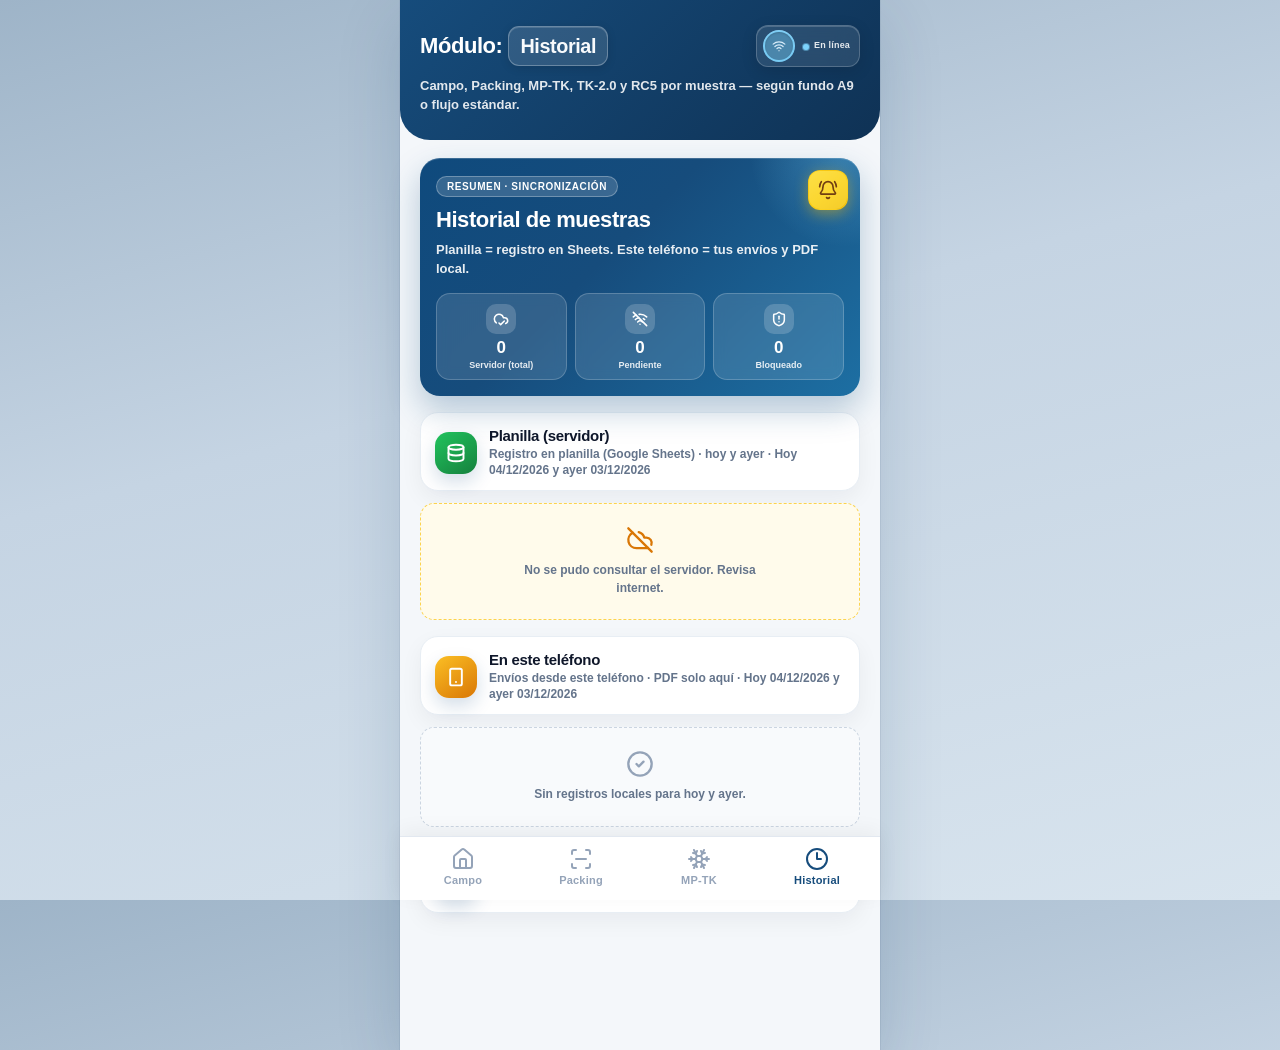
<file: modules/historial/index.html>
<!DOCTYPE html>
<html lang="es">
<head>
    <meta charset="UTF-8">
    <meta name="viewport" content="width=device-width, initial-scale=1.0, maximum-scale=1.0, user-scalable=no, viewport-fit=cover">
    <meta name="application-name" content="Muestras Web">
    <meta name="apple-mobile-web-app-title" content="Muestras Web">
    <meta name="theme-color" content="#164C7C">
    <meta name="mobile-web-app-capable" content="yes">
    <meta name="apple-mobile-web-app-capable" content="yes">
    <meta name="apple-mobile-web-app-status-bar-style" content="black-translucent">
    <meta name="format-detection" content="telephone=no, date=no, email=no, address=no">
    <title>Historial</title>
    <link rel="icon" href="../../assets/images/QA2026-2.0.png" type="image/png">
    <link rel="apple-touch-icon" href="../../assets/images/QA2026-2.0.png">
    <script src="../../core/icono-app.js"></script>
    <link rel="manifest" href="../../assets/manifest.json">
    <link rel="stylesheet" href="../../assets/styles.css">
</head>
<body class="modulo-aux-page">

    <header>
        <div class="header-top-row">
            <h2 class="header-title">
                <span class="header-title-prefix">Módulo:</span>
                <span class="header-modulo-pill">Historial</span>
            </h2>
            <div class="header-status-card header-status-card--solo-conn is-online" id="hist-header-status" aria-live="polite" aria-label="Conexión">
                <div class="header-status-ring" aria-hidden="true">
                    <span class="header-status-ring-inner">
                        <i data-lucide="wifi" class="header-status-wifi" id="hist-header-wifi"></i>
                    </span>
                </div>
                <div class="header-status-body">
                    <div class="header-status-conn">
                        <span class="header-status-conn-dot" aria-hidden="true"></span>
                        <span class="header-status-conn-text" id="hist-conn-label">En línea</span>
                    </div>
                </div>
            </div>
        </div>
        <p class="modulo-header-desc">Campo, Packing, MP-TK, TK-2.0 y RC5 por muestra — según fundo A9 o flujo estándar.</p>
    </header>

    <div class="container modulo-aux-wrap hist-page">
        <section class="hist-hero" aria-labelledby="hist-hero-title">
            <button type="button" class="hist-hero-info-btn" id="hist-hero-info-pdf" aria-label="Información sobre PDFs locales">
                <span class="hist-hero-info-ping" aria-hidden="true"></span>
                <i data-lucide="bell-ring" aria-hidden="true"></i>
            </button>
            <span class="hist-hero-badge">Resumen · sincronización</span>
            <h1 class="hist-hero-title" id="hist-hero-title">Historial de muestras</h1>
            <p class="hist-hero-lead">Planilla = registro en Sheets. Este teléfono = tus envíos y PDF local.</p>
            <div class="hist-stats" aria-label="Indicadores">
                <article class="hist-stat hist-stat--server">
                    <span class="hist-stat-icon" aria-hidden="true"><i data-lucide="cloud-check"></i></span>
                    <div class="hist-stat-body">
                        <b id="kpi-servidor">0</b>
                        <span id="kpi-servidor-label">Servidor (total)</span>
                    </div>
                </article>
                <article class="hist-stat hist-stat--pend">
                    <span class="hist-stat-icon" aria-hidden="true"><i data-lucide="wifi-off"></i></span>
                    <div class="hist-stat-body">
                        <b id="kpi-pendientes">0</b>
                        <span>Pendiente</span>
                    </div>
                </article>
                <article class="hist-stat hist-stat--block">
                    <span class="hist-stat-icon" aria-hidden="true"><i data-lucide="shield-alert"></i></span>
                    <div class="hist-stat-body">
                        <b id="kpi-bloqueados">0</b>
                        <span>Bloqueado</span>
                    </div>
                </article>
            </div>
        </section>

        <section class="hist-block" id="hist-server-block" aria-labelledby="hist-server-title" aria-busy="true">
            <div class="hist-block-head">
                <span class="hist-block-icon hist-block-icon--server" aria-hidden="true"><i data-lucide="database"></i></span>
                <div class="hist-block-titles">
                    <h2 class="hist-block-title" id="hist-server-title">Planilla (servidor)</h2>
                    <p class="hist-block-desc" id="hist-server-desc">Cargando historial de planilla…</p>
                </div>
            </div>
            <div class="hist-block-body">
                <div class="hist-block-loader" id="hist-server-loader" aria-live="polite">
                    <span class="hist-spinner" aria-hidden="true"></span>
                    <p class="hist-loader-text">Cargando historial de planilla…</p>
                    <p class="hist-loader-hint">Consultando Google Sheets · hoy y ayer</p>
                </div>
                <div id="server-list" class="hist-list" hidden></div>
            </div>
            <nav id="server-pagination" class="hist-pagination" aria-label="Paginación servidor" hidden>
                <button type="button" class="hist-page-btn" data-hist-page-dir="prev" disabled aria-label="Atrás">
                    <i data-lucide="chevron-left" aria-hidden="true"></i><span>Atrás</span>
                </button>
                <span class="hist-page-count">1 / 1</span>
                <button type="button" class="hist-page-btn" data-hist-page-dir="next" disabled aria-label="Avanzar">
                    <span>Avanzar</span><i data-lucide="chevron-right" aria-hidden="true"></i>
                </button>
            </nav>
        </section>

        <section class="hist-block" aria-labelledby="hist-local-title">
            <div class="hist-block-head">
                <span class="hist-block-icon hist-block-icon--local" aria-hidden="true"><i data-lucide="smartphone"></i></span>
                <div class="hist-block-titles">
                    <h2 class="hist-block-title" id="hist-local-title">En este teléfono</h2>
                    <p class="hist-block-desc" id="hist-local-desc">Envíos desde este teléfono · PDF solo aquí</p>
                </div>
            </div>
            <div id="local-list" class="hist-list"></div>
            <nav id="local-pagination" class="hist-pagination" aria-label="Paginación cola local" hidden>
                <button type="button" class="hist-page-btn" data-hist-page-dir="prev" disabled aria-label="Atrás">
                    <i data-lucide="chevron-left" aria-hidden="true"></i><span>Atrás</span>
                </button>
                <span class="hist-page-count">1 / 1</span>
                <button type="button" class="hist-page-btn" data-hist-page-dir="next" disabled aria-label="Avanzar">
                    <span>Avanzar</span><i data-lucide="chevron-right" aria-hidden="true"></i>
                </button>
            </nav>
        </section>

        <a class="hist-block hist-block--nav" href="../recomendaciones/" aria-labelledby="hist-rec-title">
            <div class="hist-block-head">
                <span class="hist-block-icon hist-block-icon--rec" aria-hidden="true"><i data-lucide="lightbulb"></i></span>
                <div class="hist-block-titles">
                    <h2 class="hist-block-title" id="hist-rec-title">Recomendaciones</h2>
                    <p class="hist-block-desc">Tips para registrar muestras sin estrés</p>
                </div>
                <span class="hist-block-nav-chevron" aria-hidden="true"><i data-lucide="chevron-right"></i></span>
            </div>
        </a>
    </div>

    <div class="modal-overlay pdf-modal-overlay" id="pdf-modal-overlay" role="dialog" aria-labelledby="pdf-modal-title" aria-modal="true">
        <div class="modal-content pdf-modal-content">
            <div class="pdf-modal-head">
                <div id="pdf-modal-title" class="pdf-modal-title-wrap" role="heading" aria-level="2">Vista previa PDF</div>
                <button type="button" class="pdf-modal-close" id="pdf-btn-cerrar" aria-label="Cerrar vista previa">
                    <i data-lucide="x"></i>
                </button>
            </div>
            <div class="pdf-preview-zoom-bar" id="pdf-preview-zoom-bar">
                <button type="button" class="pdf-zoom-btn" id="pdf-zoom-out" aria-label="Alejar">−</button>
                <span class="pdf-zoom-label" id="pdf-zoom-label">100%</span>
                <button type="button" class="pdf-zoom-btn" id="pdf-zoom-in" aria-label="Acercar">+</button>
                <button type="button" class="pdf-zoom-btn pdf-zoom-btn--reset" id="pdf-zoom-reset">Ajustar</button>
                <span class="pdf-zoom-hint">Pellizca con dos dedos para zoom</span>
            </div>
            <div class="pdf-preview-stage" id="pdf-preview-stage">
                <embed id="pdf-preview-embed" type="application/pdf" class="pdf-preview-embed" hidden title="Vista previa PDF">
                <div class="pdf-preview-loading" id="pdf-preview-loading">
                    <span class="pdf-preview-loading-spinner" aria-hidden="true"></span>
                    <span>Cargando vista previa…</span>
                </div>
                <div class="pdf-preview-scaler" id="pdf-preview-scaler">
                    <div class="pdf-preview-pages" id="pdf-preview-pages"></div>
                </div>
                <div class="pdf-preview-fallback" id="pdf-preview-fallback" hidden>
                    <i data-lucide="file-text" class="pdf-preview-fallback-icon" aria-hidden="true"></i>
                    <p class="pdf-preview-fallback-title">No se pudo mostrar la vista previa</p>
                    <p class="pdf-preview-fallback-hint">El PDF sí se generó. Usa <strong>Descargar</strong>, <strong>WhatsApp</strong> o ábrelo en el visor del teléfono.</p>
                    <button type="button" class="btn-save pdf-preview-open-btn" id="pdf-btn-abrir">Abrir PDF</button>
                </div>
            </div>
            <div class="pdf-modal-actions">
                <button type="button" class="btn-save pdf-action-btn" id="pdf-btn-descargar">
                    <i data-lucide="download"></i>
                    Descargar
                </button>
                <button type="button" class="btn-save pdf-action-btn pdf-action-btn--wsp" id="pdf-btn-wsp">
                    <i data-lucide="message-circle"></i>
                    WhatsApp
                </button>
            </div>
        </div>
    </div>

    <nav id="main-bottom-nav">
        <a class="nav-btn nav-link" id="nav-campo" data-nav-index="0" href="../campo/" aria-label="Campo">
            <i data-lucide="house"></i>
            <span>Campo</span>
        </a>
        <a class="nav-btn nav-link" id="nav-packing" data-nav-index="1" href="../packing/" aria-label="Packing">
            <i data-lucide="scan-line"></i>
            <span>Packing</span>
        </a>
        <a class="nav-btn nav-link" id="nav-mp-tk" data-nav-index="2" href="../mp-tk/" aria-label="MP-TK">
            <i data-lucide="snowflake"></i>
            <span>MP-TK</span>
        </a>
        <a class="nav-btn nav-link active" id="nav-historial" data-nav-index="3" href="./" aria-label="Historial">
            <i data-lucide="clock-3"></i>
            <span>Historial</span>
        </a>
    </nav>

    <script src="../../core/api-config.js"></script>
    <script src="../../core/network.js"></script>
    <script src="../../core/script.js"></script>
    <script src="../../core/hist-pdf-store.js"></script>
    <script src="../../assets/librerias/jspdf.umd.min.js"></script>
    <script src="../../assets/librerias/pdf.min.js"></script>
    <script src="../../core/pdf-nombre.js"></script>
    <script src="../campo/campo-pdf.js"></script>
    <script src="../../assets/librerias/lucide.min.js"></script>
    <script src="../../assets/librerias/sweetalert2.all.min.js"></script>
    <script>
        if (window.lucide && typeof window.lucide.createIcons === 'function') {
            window.lucide.createIcons();
        }

        const API_URL = String(window.APPS_SCRIPT_API_URL || '').trim();
        const SYNC_QUEUE_KEY = 'tiempos-sync-queue-v1';
        const SYNC_HISTORY_KEY = 'tiempos-sync-history-v1';
        const SYNC_ENVIADOS_KEY = 'tiempos-sync-enviados-v1';
        const HIST_PER_PAGE = 5;
        const HIST_TEXTO_SERVIDOR = 'Registro en planilla (Google Sheets) · hoy y ayer';
        const HIST_TEXTO_LOCAL = 'Envíos desde este teléfono · PDF solo aquí';

        let histServerRows = [];
        let histLocalRows = [];
        let histServerPage = 0;
        let histLocalPage = 0;
        let histPdfClaves = new Set();
        let histPdfRegistros = [];
        let histPdfModsPorMuestra = new Map();

        const HIST_PDF_MODULO_LABEL = {
            campo: 'Visual',
            acopio: 'Acopio',
            packing: 'Packing',
            'packing-rc5': 'Packing RC5',
            mptk: 'MP-TK',
            'tk-2.0': 'TK-2.0'
        };

        function hoyIsoLocal() {
            const d = new Date();
            const y = d.getFullYear();
            const m = String(d.getMonth() + 1).padStart(2, '0');
            const day = String(d.getDate()).padStart(2, '0');
            return y + '-' + m + '-' + day;
        }

        function ayerIsoLocal() {
            const d = new Date();
            d.setDate(d.getDate() - 1);
            const y = d.getFullYear();
            const m = String(d.getMonth() + 1).padStart(2, '0');
            const day = String(d.getDate()).padStart(2, '0');
            return y + '-' + m + '-' + day;
        }

        function normalizarFechaHist(val) {
            const s = String(val || '').trim();
            if (!s) return '';
            const iso = s.match(/^(\d{4})-(\d{2})-(\d{2})$/);
            if (iso) return iso[0];
            const slash = s.match(/^(\d{1,2})\/(\d{1,2})\/(\d{4})$/);
            if (slash) {
                return slash[3] + '-' + String(slash[2]).padStart(2, '0') + '-' + String(slash[1]).padStart(2, '0');
            }
            const dash = s.match(/^(\d{1,2})-(\d{1,2})-(\d{4})$/);
            if (dash) {
                return dash[3] + '-' + String(dash[2]).padStart(2, '0') + '-' + String(dash[1]).padStart(2, '0');
            }
            return s;
        }

        function fechasHistorialPermitidas() {
            const hoy = hoyIsoLocal();
            const ayer = ayerIsoLocal();
            return { hoy: hoy, ayer: ayer, set: new Set([hoy, ayer]) };
        }

        function esFechaHistorialVisible(fecha) {
            return fechasHistorialPermitidas().set.has(normalizarFechaHist(fecha));
        }

        function rangoHistorialEtiqueta() {
            const f = fechasHistorialPermitidas();
            return 'Hoy ' + formatFechaHist(f.hoy) + ' y ayer ' + formatFechaHist(f.ayer);
        }

        function mostrarModalInfoPdfHistorial_() {
            const rango = rangoHistorialEtiqueta();
            const html = [
                '<div class="hist-info-pdf-modal">',
                '<p class="hist-info-pdf-lead">Los PDF se guardan <strong>solo en este teléfono</strong> al enviar una muestra, para compartirlos rápido (WhatsApp, correo, etc.).</p>',
                '<ul class="hist-info-pdf-list">',
                '<li><strong>Duración máxima: 48 horas.</strong> La app conserva PDF de <em>' + rango + '</em>.</li>',
                '<li><strong>Borrado automático.</strong> Al cambiar el día, la app elimina lo anterior a ayer. Mañana desaparece lo de anteayer, y así cada día.</li>',
                '<li><strong>Recomendación.</strong> Comparte o descarga el PDF el mismo día del envío. No uses el historial del teléfono como archivo permanente.</li>',
                '</ul>',
                '<p class="hist-info-pdf-note">Los datos en planilla (servidor) no se borran; solo los archivos PDF locales.</p>',
                '</div>'
            ].join('');
            if (window.Swal && typeof window.Swal.fire === 'function') {
                window.Swal.fire({
                    icon: 'info',
                    title: 'PDFs en este teléfono',
                    html,
                    confirmButtonText: 'Entendido',
                    width: 'min(92vw, 420px)',
                    customClass: { htmlContainer: 'hist-info-pdf-swal' }
                });
                return;
            }
            alert('Los PDF duran máximo 48 h en este teléfono (hoy y ayer). Compártelos a tiempo; se borran solos al cambiar el día.');
        }

        function crearIconosLucideEn_(root) {
            if (!root || !window.lucide || typeof window.lucide.createIcons !== 'function') return;
            window.lucide.createIcons({ nameAttr: 'data-lucide', root: root });
        }

        function actualizarHeaderHistorial() {
            const card = document.getElementById('hist-header-status');
            const label = document.getElementById('hist-conn-label');
            const wifi = document.getElementById('hist-header-wifi');
            const on = navigator.onLine;
            if (card) {
                card.classList.toggle('is-online', on);
                card.classList.toggle('is-offline', !on);
            }
            if (label) label.textContent = on ? 'En línea' : 'Sin internet';
            if (wifi) {
                const iconName = on ? 'wifi' : 'wifi-off';
                if (wifi.getAttribute('data-lucide') !== iconName) {
                    wifi.setAttribute('data-lucide', iconName);
                    crearIconosLucideEn_(wifi.closest('.header-status-ring') || wifi.parentElement);
                }
            }
        }

        window.addEventListener('online', () => actualizarHeaderHistorial());
        window.addEventListener('offline', () => actualizarHeaderHistorial());

        function cbJsonp(urlBase, params) {
            if (!navigator.onLine) {
                return Promise.reject(new Error('Sin internet'));
            }
            return new Promise((resolve, reject) => {
                const cb = '__hist_' + Date.now() + '_' + Math.random().toString(36).slice(2, 8);
                const noopCb = function () { };
                const qs = new URLSearchParams(params || {});
                qs.set('callback', cb);
                const src = urlBase + (urlBase.includes('?') ? '&' : '?') + qs.toString();
                const script = document.createElement('script');
                let done = false;
                const espera = window.NetworkSync?.jsonpTimeoutMs
                    ? window.NetworkSync.jsonpTimeoutMs()
                    : 15000;
                const timeoutId = setTimeout(() => {
                    if (done) return;
                    done = true;
                    window[cb] = noopCb;
                    if (script.parentNode) script.parentNode.removeChild(script);
                    reject(new Error('Timeout JSONP'));
                }, espera);
                window[cb] = (payload) => {
                    if (done) return;
                    done = true;
                    clearTimeout(timeoutId);
                    window[cb] = noopCb;
                    if (script.parentNode) script.parentNode.removeChild(script);
                    resolve(payload);
                };
                script.onerror = () => {
                    if (done) return;
                    done = true;
                    clearTimeout(timeoutId);
                    window[cb] = noopCb;
                    if (script.parentNode) script.parentNode.removeChild(script);
                    reject(new Error('Error JSONP'));
                };
                script.src = src;
                document.body.appendChild(script);
            });
        }

        function readJsonLs(key) {
            try {
                const raw = localStorage.getItem(key);
                if (!raw) return [];
                const arr = JSON.parse(raw);
                return Array.isArray(arr) ? arr : [];
            } catch (_) {
                return [];
            }
        }

        function pillForEstado(e) {
            const x = String(e || '').toLowerCase();
            if (x === 'subido' || x === 'enviado') return '<span class="hist-pill hist-pill-ok"><i data-lucide="check-circle-2" aria-hidden="true"></i>Subido</span>';
            if (x === 'pendiente') return '<span class="hist-pill hist-pill-pend"><i data-lucide="cloud-upload" aria-hidden="true"></i>Pendiente</span>';
            return '<span class="hist-pill hist-pill-stop"><i data-lucide="alert-circle" aria-hidden="true"></i>' + escHistText(x || 'otro') + '</span>';
        }

        function escHistText(s) {
            return String(s ?? '')
                .replace(/&/g, '&amp;')
                .replace(/</g, '&lt;')
                .replace(/>/g, '&gt;')
                .replace(/"/g, '&quot;');
        }

        function formatHoraHist(val) {
            if (val === null || val === undefined || val === '') return '';
            if (typeof val === 'number' && val > 0) {
                const d = new Date(val);
                if (!isNaN(d.getTime())) {
                    return d.toLocaleTimeString('es-PE', { hour: '2-digit', minute: '2-digit', hour12: false });
                }
            }
            const s = String(val).trim();
            const m = s.match(/^(\d{1,2}):(\d{2})/);
            if (m) return (m[1].length < 2 ? '0' + m[1] : m[1]) + ':' + m[2];
            return s;
        }

        function formatFechaHist(iso) {
            const s = String(iso || '').trim();
            const m = s.match(/^(\d{4})-(\d{2})-(\d{2})$/);
            if (m) return m[3] + '/' + m[2] + '/' + m[1];
            return s || '--';
        }

        function numeroEnsayoDesdeTexto(txt) {
            const m = String(txt || '').trim().match(/\d+/);
            return m ? m[0] : '';
        }

        function etiquetaMuestra(ensayoNumero, ensayoNombre) {
            const n = String(ensayoNumero || '').trim() || numeroEnsayoDesdeTexto(ensayoNombre);
            if (n) return 'Muestra ' + n;
            const nom = String(ensayoNombre || '').trim();
            if (nom) return nom;
            return 'Muestra';
        }

        const HIST_MODULO_ORDER = ['campo', 'acopio', 'tk-2.0', 'packing', 'mptk', 'packing-rc5'];
        const HIST_MODULO_META = {
            campo: { label: 'Visual', icon: 'sprout', cls: 'hist-tipo--campo' },
            acopio: { label: 'Acopio', icon: 'warehouse', cls: 'hist-tipo--acopio' },
            'tk-2.0': { label: 'TK-2.0', icon: 'truck', cls: 'hist-tipo--tk20' },
            packing: { label: 'Packing', icon: 'package-check', cls: 'hist-tipo--packing' },
            'packing-rc5': { label: 'Packing RC5', icon: 'package', cls: 'hist-tipo--packing' },
            mptk: { label: 'MP-TK', icon: 'snowflake', cls: 'hist-tipo--mptk' }
        };

        function fundoEsA9Historial_(r) {
            if (r?.fundo_habilita_flujo_tk20 === true) return true;
            const f = String(r?.fundo || '').trim().toUpperCase();
            return f === 'A9';
        }

        function notaFlujoHistorial_(r) {
            if (!fundoEsA9Historial_(r)) {
                const fundo = String(r?.fundo || '').trim();
                return fundo ? ('Fundo ' + fundo + ' · Campo → Packing') : 'Flujo estándar · Campo → Packing';
            }
            const mods = Array.isArray(r?.modulos) ? r.modulos : [];
            if (mods.includes('tk-2.0')) return 'Fundo A9 · Campo → TK-2.0 → Packing';
            if (mods.includes('mptk') || mods.includes('packing-rc5')) {
                return 'Fundo A9 · Campo → Packing → MP-TK → RC5';
            }
            return 'Fundo A9';
        }

        function modulosDesdeRegistroSync_(q) {
            const modo = String(q?.modo || '').toLowerCase();
            const modoReg = String(q?.modo_registro || '').toLowerCase();
            const payloadMode = String(q?.payload?.mode || '').toLowerCase();
            if (modo === 'packing-rc5' || payloadMode === 'packing-rc5') return ['packing-rc5'];
            if (modo === 'tk20' || modo === 'tk-2.0' || modo === 'tk_20'
                || payloadMode === 'tk20' || payloadMode === 'tk-2.0' || payloadMode === 'tk_20') {
                return ['tk-2.0'];
            }
            if (modo === 'packing' || modoReg === 'packing' || payloadMode === 'packing') return ['packing'];
            if (modo === 'thermoking' || modo === 'mptk' || modoReg === 'thermoking' || modoReg === 'mptk' || payloadMode === 'thermoking') {
                return ['mptk'];
            }
            if (modoReg === 'acopio') return ['acopio'];
            return ['campo'];
        }

        function modulosDesdeFilaServidor_(r) {
            const mods = new Set();
            const modoReg = String(r?.modo_registro || '').toLowerCase();
            if (r?.tiene_campo) mods.add(modoReg === 'acopio' ? 'acopio' : 'campo');
            if (r?.tiene_packing) mods.add('packing');
            if (fundoEsA9Historial_(r)) {
                if (r?.tiene_tk20) mods.add('tk-2.0');
                if (r?.tiene_mptk || r?.tiene_thermoking) mods.add('mptk');
                if (r?.tiene_packing_rc5) mods.add('packing-rc5');
            }
            if (!mods.size) {
                const t = String(r?.tipo_dato || '').toLowerCase();
                if (t === 'packing') mods.add('packing');
                else if (t === 'ambos') { mods.add('campo'); mods.add('packing'); }
                else mods.add('campo');
            }
            return HIST_MODULO_ORDER.filter((m) => mods.has(m));
        }

        function claveMuestraHistorial_(fecha, ensayoNumero, numMuestra) {
            return normalizarFechaHist(fecha) + '||' + String(ensayoNumero || '').trim()
                + '||' + normalizarNumHistFila(numMuestra || '');
        }

        /** Cola local + PDF: una tarjeta por fecha + ensayo (evita duplicar si el N° difiere entre archivado y PDF). */
        function claveMuestraHistorialLocal_(fecha, ensayoNumero) {
            return normalizarFechaHist(fecha) + '||' + String(ensayoNumero || '').trim();
        }

        function mergeModulosEnFila_(fila, nuevos) {
            const set = new Set(Array.isArray(fila.modulos) ? fila.modulos : []);
            (nuevos || []).forEach((m) => set.add(m));
            fila.modulos = HIST_MODULO_ORDER.filter((m) => set.has(m));
            return fila;
        }

        function estadoPrioridadHistorial_(e) {
            const x = String(e || '').toLowerCase();
            if (x === 'subido' || x === 'enviado') return 3;
            if (x === 'pendiente') return 2;
            return 1;
        }

        function mergeEstadoHistorial_(a, b) {
            return estadoPrioridadHistorial_(a) >= estadoPrioridadHistorial_(b) ? a : b;
        }

        function badgeModuloHtml(mod) {
            const meta = HIST_MODULO_META[mod] || HIST_MODULO_META.campo;
            return '<span class="hist-tipo ' + meta.cls + '" title="' + escHistText(meta.label) + '">'
                + '<span class="hist-tipo-icon" aria-hidden="true"><i data-lucide="' + meta.icon + '"></i></span>'
                + '<span class="hist-tipo-name">' + escHistText(meta.label) + '</span></span>';
        }

        function badgesModulosHtml(modulos) {
            const lista = (Array.isArray(modulos) && modulos.length) ? modulos : ['campo'];
            return '<div class="hist-tipos">' + lista.map(badgeModuloHtml).join('') + '</div>';
        }

        function iconoPrincipalModulos_(modulos) {
            const m = Array.isArray(modulos) ? modulos : [];
            if (m.includes('packing-rc5')) return 'package';
            if (m.includes('mptk')) return 'snowflake';
            if (m.includes('tk-2.0')) return 'truck';
            if (m.includes('packing')) return 'package';
            if (m.includes('acopio')) return 'warehouse';
            return 'sprout';
        }

        function claseIconoPrincipalModulos_(modulos) {
            const m = Array.isArray(modulos) ? modulos : [];
            if (m.length > 1) return 'hist-card-icon--teal';
            if (m.length === 1 && m[0] === 'packing') return 'hist-card-icon--indigo';
            if (m.length === 1 && m[0] === 'mptk') return 'hist-card-icon--cyan';
            return 'hist-card-icon--blue';
        }

        function detalleModulosLineaHtml_(r, opts) {
            const partes = [];
            const mods = r.modulos || [];
            const horas = r.horas_modulo || {};
            if (mods.includes('campo') || mods.includes('acopio')) {
                const lbl = mods.includes('acopio') ? 'Acopio' : 'Visual';
                const h = horas.campo || horas.acopio || r.hora_registro || '';
                partes.push(lbl + (h ? ' ' + h : ''));
            }
            if (mods.includes('tk-2.0')) {
                const h = horas['tk-2.0'] || r.hora_tk20 || '';
                partes.push('TK-2.0' + (h ? ' ' + h : ''));
            }
            if (mods.includes('packing')) {
                const h = horas.packing || r.hora_packing || '';
                partes.push('Packing' + (h ? ' ' + h : ''));
            }
            if (mods.includes('mptk')) {
                const h = horas.mptk || r.hora_mptk || '';
                partes.push('MP-TK' + (h ? ' ' + h : ''));
            }
            if (mods.includes('packing-rc5')) {
                const h = horas.packing_rc5 || r.hora_packing_rc5 || '';
                partes.push('RC5' + (h ? ' ' + h : ''));
            }
            if (!partes.length) return '';
            let suf = '';
            const flujo = notaFlujoHistorial_(r);
            if (flujo) suf = ' · ' + flujo;
            if (opts && opts.esServidor && r.total > 1) suf += ' · ' + r.total + ' filas en planilla';
            else if (opts && opts.esServidor && r.filas_campo > 0 && r.filas_packing > 0) {
                suf += ' · ' + r.filas_campo + ' campo, ' + r.filas_packing + ' packing';
            }
            return '<p class="hist-card-detalle">' + escHistText(partes.join(' · ') + suf) + '</p>';
        }

        function clavePdfHistorial(fecha, ensayoNumero, numMuestra, modulo) {
            if (window.HistPdfStore && typeof window.HistPdfStore.claveRegistro === 'function') {
                return window.HistPdfStore.claveRegistro(fecha, ensayoNumero, numMuestra, modulo);
            }
            return normalizarFechaHist(fecha) + '||' + String(ensayoNumero || '').trim()
                + '||' + String(numMuestra || '').trim() + '||' + String(modulo || 'campo').toLowerCase();
        }

        function ensayoNumeroHistFila(r) {
            const en = String(r?.ensayo_numero || '').trim();
            if (en) return en;
            return numeroEnsayoDesdeTexto(r?.ensayo_nombre || r?.ensayo || '');
        }

        function normalizarNumHistFila(val) {
            return String(val || '').trim().toUpperCase();
        }

        function filaCoincidePdfRegistro_(r, reg) {
            const f = normalizarFechaHist(r?.fecha);
            const rf = window.HistPdfStore && typeof window.HistPdfStore.normalizarFecha === 'function'
                ? window.HistPdfStore.normalizarFecha(reg?.fecha)
                : normalizarFechaHist(reg?.fecha);
            if (!f || f !== rf) return false;
            const en = ensayoNumeroHistFila(r);
            const ren = String(reg?.ensayo_numero || '').trim();
            if (en && ren && en !== ren) return false;
            const nm = normalizarNumHistFila(r?.num_muestra);
            const rnm = normalizarNumHistFila(reg?.num_muestra);
            if (nm && nm !== '--' && rnm && nm !== rnm) return false;
            return true;
        }

        function claveMuestraPdfHist_(fecha, ensayoNumero, numMuestra) {
            return normalizarFechaHist(fecha) + '||' + String(ensayoNumero || '').trim()
                + '||' + normalizarNumHistFila(numMuestra || '');
        }

        function modulosPdfDisponiblesFila(r) {
            if (Array.isArray(r?._pdfMods)) return r._pdfMods;
            const f = normalizarFechaHist(r?.fecha);
            const en = ensayoNumeroHistFila(r);
            const nm = String(r?.num_muestra || '').trim();
            const mods = new Set(histPdfModsPorMuestra.get(claveMuestraPdfHist_(f, en, nm)) || []);
            ['campo', 'acopio', 'packing', 'packing-rc5', 'mptk', 'tk-2.0'].forEach((m) => {
                if (histPdfClaves.has(clavePdfHistorial(f, en, nm, m))) mods.add(m);
            });
            return [...mods];
        }

        function filaMuestraSubida(r, opts) {
            if (opts && opts.esServidor) return true;
            const st = String(r?.estado || '').toLowerCase();
            return st === 'subido' || st === 'enviado';
        }

        function filaDebeMostrarPdf(r, opts) {
            if (opts && opts.esServidor) return true;
            if (!filaMuestraSubida(r, opts)) return false;
            return true;
        }

        function histPdfBtnHtml(r, pdfMods) {
            const mods = Array.isArray(pdfMods) ? pdfMods : modulosPdfDisponiblesFila(r);
            const disponible = mods.length > 0;
            const f = escHistText(normalizarFechaHist(r.fecha));
            const en = escHistText(ensayoNumeroHistFila(r));
            const nm = escHistText(String(r.num_muestra || '').trim());
            const cls = 'hist-pdf-btn' + (disponible ? ' hist-pdf-btn--ok' : ' hist-pdf-btn--off');
            const titulo = disponible ? 'Ver PDF guardado en el teléfono' : 'PDF local no disponible (solo hoy/ayer tras enviar)';
            return '<button type="button" class="' + cls + '" data-hist-pdf="1"'
                + ' data-hist-fecha="' + f + '" data-hist-ensayo="' + en + '" data-hist-num="' + nm + '"'
                + ' data-hist-modulos="' + escHistText(mods.join(',')) + '"'
                + ' data-hist-disponible="' + (disponible ? '1' : '0') + '"'
                + ' aria-label="' + escHistText(titulo) + '" title="' + escHistText(titulo) + '">'
                + '<span class="hist-pdf-btn-icon" aria-hidden="true"><i data-lucide="file-text"></i></span>'
                + '<span class="hist-pdf-btn-label">PDF</span></button>';
        }

        async function cargarIndicesPdfHistorial() {
            try {
                if (window.HistPdfStore && typeof window.HistPdfStore.listarRegistrosActivos === 'function') {
                    histPdfRegistros = await window.HistPdfStore.listarRegistrosActivos();
                    histPdfClaves = new Set();
                    histPdfModsPorMuestra = new Map();
                    (histPdfRegistros || []).forEach((reg) => {
                        const f = normalizarFechaHist(reg?.fecha);
                        const en = String(reg?.ensayo_numero || '').trim();
                        const nm = String(reg?.num_muestra || '').trim();
                        const mod = String(reg?.modulo || 'campo').toLowerCase();
                        const k = claveMuestraPdfHist_(f, en, nm);
                        if (!histPdfModsPorMuestra.has(k)) histPdfModsPorMuestra.set(k, new Set());
                        histPdfModsPorMuestra.get(k).add(mod);
                        histPdfClaves.add(clavePdfHistorial(f, en, nm, mod));
                    });
                    return;
                }
            } catch (_) { /* ignore */ }
            histPdfClaves = new Set();
            histPdfRegistros = [];
            histPdfModsPorMuestra = new Map();
        }

        async function resolverPdfHistorialLocal_(fecha, ensayoNumero, numMuestra, modulo) {
            if (!window.HistPdfStore) return null;
            let rec = null;
            if (typeof window.HistPdfStore.obtener === 'function') {
                rec = await window.HistPdfStore.obtener(fecha, ensayoNumero, numMuestra, modulo);
            }
            if ((!rec || !rec.blob) && typeof window.HistPdfStore.listarRegistrosActivos === 'function') {
                const activos = await window.HistPdfStore.listarRegistrosActivos();
                const fila = { fecha, ensayo_numero: ensayoNumero, num_muestra: numMuestra };
                const hit = activos.find((reg) => filaCoincidePdfRegistro_(fila, reg)
                    && String(reg.modulo || '').toLowerCase() === String(modulo || 'campo').toLowerCase());
                if (hit && hit.blob) {
                    rec = {
                        blob: new Blob([hit.blob], { type: 'application/pdf' }),
                        nombre: hit.nombre || 'muestra.pdf'
                    };
                }
            }
            return rec && rec.blob ? rec : null;
        }

        async function mostrarModalPdfHistorial(rec) {
            if (!rec || !rec.blob) return false;
            if (typeof window.abrirModalPdfCampo !== 'function') {
                window.open(URL.createObjectURL(rec.blob), '_blank', 'noopener,noreferrer');
                return true;
            }
            await window.abrirModalPdfCampo(rec.blob, rec.nombre || 'muestra.pdf');
            refrescarIconosHistorial();
            return true;
        }

        async function elegirModuloPdfHistorial(mods) {
            const lista = Array.isArray(mods) ? mods.filter(Boolean) : [];
            if (!lista.length) return '';
            if (lista.length === 1) return lista[0];
            if (window.Swal && typeof window.Swal.fire === 'function') {
                const inputOptions = {};
                lista.forEach((m) => { inputOptions[m] = HIST_PDF_MODULO_LABEL[m] || m; });
                const resp = await window.Swal.fire({
                    icon: 'question',
                    title: 'Elegir PDF',
                    text: 'Esta muestra tiene más de un PDF guardado en el teléfono.',
                    input: 'select',
                    inputOptions,
                    inputValue: lista[0],
                    showCancelButton: true,
                    confirmButtonText: 'Abrir',
                    cancelButtonText: 'Cancelar'
                });
                return resp.isConfirmed ? String(resp.value || lista[0]) : '';
            }
            return lista[0];
        }

        async function abrirPdfHistorial(fecha, ensayoNumero, numMuestra, modulosCsv) {
            if (!window.HistPdfStore || typeof window.HistPdfStore.obtener !== 'function') {
                if (window.Swal) window.Swal.fire({ icon: 'info', title: 'PDF no disponible', text: 'Recarga la página e intenta de nuevo.' });
                return;
            }
            let mods = String(modulosCsv || '').trim()
                ? modulosCsv.split(',').map((m) => m.trim()).filter(Boolean)
                : [];
            if (!mods.length && typeof window.HistPdfStore.modulosDisponibles === 'function') {
                mods = await window.HistPdfStore.modulosDisponibles(fecha, ensayoNumero, numMuestra);
            }
            if (!mods.length) {
                const fila = { fecha, ensayo_numero: ensayoNumero, num_muestra: numMuestra };
                mods = modulosPdfDisponiblesFila(fila);
            }
            if (!mods.length) {
                if (window.Swal) {
                    window.Swal.fire({
                        icon: 'info',
                        title: 'Sin PDF en el teléfono',
                        text: 'Este registro está en planilla, pero no hay PDF local guardado (solo se guardan al enviar, hoy y ayer).'
                    });
                }
                return;
            }
            const modulo = await elegirModuloPdfHistorial(mods);
            if (!modulo) return;
            try {
                const rec = await resolverPdfHistorialLocal_(fecha, ensayoNumero, numMuestra, modulo);
                if (!rec) {
                    if (window.Swal) {
                        window.Swal.fire({
                            icon: 'info',
                            title: 'Sin PDF local',
                            text: 'No se encontró el archivo en el teléfono. Envía la muestra de nuevo tras actualizar la app.'
                        });
                    }
                    await cargarIndicesPdfHistorial();
                    pintarListaServidor();
                    pintarListaLocal();
                    return;
                }
                if (!await mostrarModalPdfHistorial(rec)) {
                    if (window.Swal) {
                        window.Swal.fire({ icon: 'warning', title: 'PDF', text: 'No se pudo abrir el visor.' });
                    }
                }
            } catch (err) {
                console.warn('[HistPDF] abrir:', err);
                if (window.Swal) window.Swal.fire({ icon: 'error', title: 'No se pudo abrir el PDF', text: 'Intenta de nuevo.' });
            }
        }

        function enlazarClicksPdfHistorial(contenedor) {
            if (!contenedor || contenedor.dataset.histPdfBound === '1') return;
            contenedor.dataset.histPdfBound = '1';
            contenedor.addEventListener('click', (ev) => {
                const btn = ev.target && ev.target.closest ? ev.target.closest('[data-hist-pdf]') : null;
                if (!btn) return;
                ev.preventDefault();
                ev.stopPropagation();
                void abrirPdfHistorial(
                    btn.getAttribute('data-hist-fecha'),
                    btn.getAttribute('data-hist-ensayo'),
                    btn.getAttribute('data-hist-num'),
                    btn.getAttribute('data-hist-modulos')
                );
            });
        }

        function histCardHtml(r, opts) {
            const label = etiquetaMuestra(r.ensayo_numero, r.ensayo_nombre || r.ensayo);
            const horaTxt = formatHoraHist(r.hora_registro || r.hora_guardada || r.ts);
            const extra = opts && opts.extra ? String(opts.extra) : '';
            const estadoHtml = opts && opts.estadoHtml ? opts.estadoHtml : '';
            const mostrarPdf = !!(opts && opts.mostrarPdf);
            const metaClass = 'hist-card-meta' + (mostrarPdf ? ' hist-card-meta--con-pdf' : '');
            const pdfBtn = mostrarPdf ? histPdfBtnHtml(r, opts?.pdfMods) : '';
            const modulos = Array.isArray(r.modulos) && r.modulos.length ? r.modulos : ['campo'];
            const detalleMods = detalleModulosLineaHtml_(r, opts);
            const cardMod = modulos.length > 1 ? 'multi' : modulos[0];
            return ''
                + '<article class="hist-card hist-card--' + escHistText(cardMod) + '">'
                + '<header class="hist-card-header">'
                + '<div class="hist-card-icon ' + claseIconoPrincipalModulos_(modulos) + '" aria-hidden="true">'
                + '<i data-lucide="' + iconoPrincipalModulos_(modulos) + '"></i>'
                + '</div>'
                + '<div class="hist-card-main">'
                + '<div class="hist-card-topline">'
                + '<h3 class="hist-card-title">' + escHistText(label) + '</h3>'
                + '<div class="hist-card-numchip">'
                + '<span class="hist-card-numchip-label">N°</span>'
                + '<strong class="hist-card-numchip-value">' + escHistText(r.num_muestra || '--') + '</strong>'
                + '</div>'
                + '</div>'
                + badgesModulosHtml(modulos)
                + detalleMods
                + '</div>'
                + '</header>'
                + '<div class="' + metaClass + '">'
                + '<div class="hist-meta-item"><i data-lucide="calendar-days" aria-hidden="true"></i>'
                + '<span>' + escHistText(formatFechaHist(r.fecha)) + '</span></div>'
                + '<div class="hist-meta-item hist-meta-item--time"><i data-lucide="timer" aria-hidden="true"></i>'
                + '<span>' + escHistText(horaTxt || 'Sin hora') + '</span></div>'
                + pdfBtn
                + '</div>'
                + '<footer class="hist-card-footer">'
                + (extra ? '<span class="hist-card-note">' + escHistText(extra) + '</span>' : '<span class="hist-card-note"></span>')
                + (estadoHtml ? '<div class="hist-card-status">' + estadoHtml + '</div>' : '')
                + '</footer>'
                + '</article>';
        }

        function refrescarIconosHistorial() {
            crearIconosLucideEn_(document.querySelector('.hist-page'));
            crearIconosLucideEn_(document.getElementById('main-bottom-nav'));
        }

        function totalPaginasHistorial(total) {
            return Math.max(1, Math.ceil(Math.max(0, total) / HIST_PER_PAGE));
        }

        function acotarPaginaHistorial(page, totalItems) {
            const maxPage = Math.max(0, totalPaginasHistorial(totalItems) - 1);
            return Math.min(Math.max(0, page), maxPage);
        }

        function scrollAlInicioListaHistorial(listId) {
            const list = document.getElementById(listId);
            if (!list) return;
            const block = list.closest('.hist-block');
            if (block && typeof block.scrollIntoView === 'function') {
                block.scrollIntoView({ behavior: 'smooth', block: 'start' });
            }
        }

        function actualizarDescBloqueHistorial(descId, total, page, textoBase) {
            const el = document.getElementById(descId);
            if (!el) return;
            if (!total) {
                el.textContent = textoBase + ' · ' + rangoHistorialEtiqueta();
                return;
            }
            if (total <= HIST_PER_PAGE) {
                el.textContent = total + (total === 1 ? ' registro' : ' registros') + ' · ' + textoBase;
                return;
            }
            const inicio = page * HIST_PER_PAGE + 1;
            const fin = Math.min(total, (page + 1) * HIST_PER_PAGE);
            const totalPages = totalPaginasHistorial(total);
            el.textContent = total + ' registros · viendo ' + inicio + '–' + fin
                + ' (pág. ' + (page + 1) + '/' + totalPages + ') · ' + textoBase;
        }

        function mostrarCargaServidorHistorial_() {
            const block = document.getElementById('hist-server-block');
            const loader = document.getElementById('hist-server-loader');
            const list = document.getElementById('server-list');
            const pag = document.getElementById('server-pagination');
            const desc = document.getElementById('hist-server-desc');
            if (block) {
                block.classList.add('is-loading');
                block.setAttribute('aria-busy', 'true');
            }
            if (loader) loader.hidden = false;
            if (list) list.hidden = true;
            if (pag) pag.hidden = true;
            if (desc) desc.textContent = 'Cargando historial de planilla…';
        }

        function ocultarCargaServidorHistorial_() {
            const block = document.getElementById('hist-server-block');
            const loader = document.getElementById('hist-server-loader');
            const list = document.getElementById('server-list');
            if (block) {
                block.classList.remove('is-loading');
                block.setAttribute('aria-busy', 'false');
            }
            if (loader) loader.hidden = true;
            if (list) list.hidden = false;
        }

        function fechaHistMs(fecha, hora) {
            const s = String(fecha || '').trim();
            if (!s) return 0;
            let y = 0;
            let mo = 0;
            let d = 0;
            let iso = s.match(/^(\d{4})-(\d{2})-(\d{2})$/);
            if (iso) {
                y = Number(iso[1]);
                mo = Number(iso[2]) - 1;
                d = Number(iso[3]);
            } else {
                let slash = s.match(/^(\d{1,2})\/(\d{1,2})\/(\d{4})$/);
                if (slash) {
                    d = Number(slash[1]);
                    mo = Number(slash[2]) - 1;
                    y = Number(slash[3]);
                } else {
                    let dash = s.match(/^(\d{1,2})-(\d{1,2})-(\d{4})$/);
                    if (dash) {
                        d = Number(dash[1]);
                        mo = Number(dash[2]) - 1;
                        y = Number(dash[3]);
                    }
                }
            }
            if (!y) return 0;
            const dt = new Date(y, mo, d);
            const hm = String(hora || '').trim().match(/^(\d{1,2}):(\d{2})/);
            if (hm) dt.setHours(Number(hm[1]), Number(hm[2]), 0, 0);
            return dt.getTime();
        }

        function scrollAlPaginacionHistorial(navId) {
            const nav = document.getElementById(navId);
            if (nav && typeof nav.scrollIntoView === 'function') {
                nav.scrollIntoView({ behavior: 'smooth', block: 'nearest' });
            }
        }

        function actualizarPaginacionHistorial(navId, page, totalItems, onPageChange) {
            const nav = document.getElementById(navId);
            if (!nav) return;
            const prevBtn = nav.querySelector('[data-hist-page-dir="prev"]');
            const nextBtn = nav.querySelector('[data-hist-page-dir="next"]');
            const countEl = nav.querySelector('.hist-page-count');

            if (!totalItems) {
                nav.hidden = true;
                return;
            }

            const totalPages = totalPaginasHistorial(totalItems);
            if (totalPages <= 1) {
                nav.hidden = true;
                return;
            }

            nav.hidden = false;
            const safePage = acotarPaginaHistorial(page, totalItems);

            if (countEl) countEl.textContent = (safePage + 1) + ' / ' + totalPages;
            if (prevBtn) prevBtn.disabled = safePage <= 0;
            if (nextBtn) nextBtn.disabled = safePage >= totalPages - 1;

            nav.querySelectorAll('[data-hist-page-dir]').forEach((btn) => {
                btn.onclick = () => {
                    const dir = btn.getAttribute('data-hist-page-dir');
                    if (dir === 'prev' && safePage > 0) {
                        onPageChange(safePage - 1);
                        scrollAlPaginacionHistorial(navId);
                    }
                    if (dir === 'next' && safePage < totalPages - 1) {
                        onPageChange(safePage + 1);
                        scrollAlPaginacionHistorial(navId);
                    }
                };
            });
            refrescarIconosHistorial();
        }

        function pintarListaServidor() {
            const box = document.getElementById('server-list');
            if (!box) return;
            histServerPage = acotarPaginaHistorial(histServerPage, histServerRows.length);
            if (!histServerRows.length) {
                box.innerHTML = '<div class="hist-empty"><i data-lucide="inbox" aria-hidden="true"></i><span>Sin registros de hoy ni ayer en planilla.</span></div>';
                refrescarIconosHistorial();
                actualizarDescBloqueHistorial('hist-server-desc', 0, 0, HIST_TEXTO_SERVIDOR);
                actualizarPaginacionHistorial('server-pagination', 0, 0, () => {});
                return;
            }
            const start = histServerPage * HIST_PER_PAGE;
            const pageRows = histServerRows.slice(start, start + HIST_PER_PAGE);
            box.innerHTML = pageRows.map((r) => {
                const pdfMods = modulosPdfDisponiblesFila(r);
                r._pdfMods = pdfMods;
                return histCardHtml(r, {
                    esServidor: true,
                    estadoHtml: '<span class="hist-pill hist-pill-ok"><i data-lucide="sheet" aria-hidden="true"></i>En planilla</span>',
                    mostrarPdf: true,
                    pdfMods: pdfMods
                });
            }).join('');
            refrescarIconosHistorial();
            actualizarDescBloqueHistorial('hist-server-desc', histServerRows.length, histServerPage, HIST_TEXTO_SERVIDOR);
            actualizarPaginacionHistorial('server-pagination', histServerPage, histServerRows.length, (p) => {
                histServerPage = p;
                pintarListaServidor();
            });
        }

        function pintarListaLocal() {
            const box = document.getElementById('local-list');
            if (!box) return;
            histLocalPage = acotarPaginaHistorial(histLocalPage, histLocalRows.length);
            if (!histLocalRows.length) {
                box.innerHTML = '<div class="hist-empty"><i data-lucide="check-circle-2" aria-hidden="true"></i><span>Sin registros locales para hoy y ayer.</span></div>';
                refrescarIconosHistorial();
                actualizarDescBloqueHistorial('hist-local-desc', 0, 0, HIST_TEXTO_LOCAL);
                actualizarPaginacionHistorial('local-pagination', 0, 0, () => {});
                return;
            }
            const start = histLocalPage * HIST_PER_PAGE;
            const pageRows = histLocalRows.slice(start, start + HIST_PER_PAGE);
            box.innerHTML = pageRows.map((r) => {
                const extra = 'Intentos: ' + r.intentos + (r.error ? ' · ' + r.error : '');
                return histCardHtml(r, {
                    extra: extra,
                    estadoHtml: pillForEstado(r.estado),
                    mostrarPdf: filaDebeMostrarPdf(r, { esServidor: false }),
                    pdfMods: r._pdfMods
                });
            }).join('');
            refrescarIconosHistorial();
            actualizarDescBloqueHistorial('hist-local-desc', histLocalRows.length, histLocalPage, HIST_TEXTO_LOCAL);
            actualizarPaginacionHistorial('local-pagination', histLocalPage, histLocalRows.length, (p) => {
                histLocalPage = p;
                pintarListaLocal();
            });
        }

        function renderServer(registrados) {
            const permitidas = fechasHistorialPermitidas();
            const list = Array.isArray(registrados) ? registrados.slice(0) : [];
            const grouped = {};
            list.forEach((r, idx) => {
                const fecha = normalizarFechaHist(r?.fecha);
                const num = String(r?.num_muestra || '').trim();
                const clamshell = String(r?.n_clamshell || '').trim();
                const en = String(r?.ensayo_numero || '').trim();
                const tieneCampo = !!r?.tiene_campo;
                const tienePacking = !!r?.tiene_packing;
                const tieneMptk = !!(r?.tiene_mptk || r?.tiene_thermoking);
                const tieneTk20 = !!r?.tiene_tk20;
                const tieneRc5 = !!r?.tiene_packing_rc5;
                if (!fecha || !en || !permitidas.set.has(fecha)) return;
                const idMuestra = num || clamshell;
                if (!idMuestra && !tieneCampo && !tienePacking && !tieneMptk && !tieneTk20 && !tieneRc5) return;
                const key = fecha + '||' + en + '||' + (idMuestra || ('idx-' + idx));
                if (!grouped[key]) {
                    grouped[key] = {
                        fecha: fecha,
                        num_muestra: idMuestra || '--',
                        ensayo_numero: en,
                        ensayo_nombre: String(r?.ensayo_nombre || '').trim(),
                        total: 0,
                        filas_campo: 0,
                        filas_packing: 0,
                        hora_registro: '',
                        hora_packing: '',
                        hora_mptk: '',
                        hora_tk20: '',
                        hora_packing_rc5: '',
                        horas_modulo: {},
                        tiene_campo: false,
                        tiene_packing: false,
                        tiene_mptk: false,
                        tiene_tk20: false,
                        tiene_packing_rc5: false,
                        fundo: '',
                        fundo_habilita_flujo_tk20: false,
                        modo_registro: String(r?.modo_registro || '').trim().toLowerCase(),
                        modulos: [],
                        orden_ms: 0
                    };
                }
                const g = grouped[key];
                g.total += 1;
                if (tieneCampo) g.filas_campo += 1;
                if (tienePacking) g.filas_packing += 1;
                const hCampo = String(r?.hora_registro || '').trim();
                const hPack = String(r?.hora_packing || '').trim();
                const hTk = String(r?.hora_mptk || '').trim();
                const hTk20 = String(r?.hora_tk20 || '').trim();
                const hRc5 = String(r?.hora_packing_rc5 || '').trim();
                if (hCampo && !g.hora_registro) g.hora_registro = hCampo;
                if (hPack && !g.hora_packing) g.hora_packing = hPack;
                if (hTk && !g.hora_mptk) g.hora_mptk = hTk;
                if (hTk20 && !g.hora_tk20) g.hora_tk20 = hTk20;
                if (hRc5 && !g.hora_packing_rc5) g.hora_packing_rc5 = hRc5;
                if (hCampo) {
                    const modoH = String(r?.modo_registro || g.modo_registro || '').toLowerCase();
                    g.horas_modulo[modoH === 'acopio' ? 'acopio' : 'campo'] = hCampo;
                }
                if (hPack) g.horas_modulo.packing = hPack;
                if (hTk) g.horas_modulo.mptk = hTk;
                if (hTk20) g.horas_modulo['tk-2.0'] = hTk20;
                if (hRc5) g.horas_modulo.packing_rc5 = hRc5;
                g.tiene_campo = g.tiene_campo || tieneCampo;
                g.tiene_packing = g.tiene_packing || tienePacking;
                g.tiene_mptk = g.tiene_mptk || tieneMptk;
                g.tiene_tk20 = g.tiene_tk20 || tieneTk20;
                g.tiene_packing_rc5 = g.tiene_packing_rc5 || tieneRc5;
                if (!g.modo_registro && r?.modo_registro) g.modo_registro = String(r.modo_registro).trim().toLowerCase();
                if (r?.fundo && !g.fundo) g.fundo = String(r.fundo).trim();
                if (r?.fundo_habilita_flujo_tk20 === true) g.fundo_habilita_flujo_tk20 = true;
                g.orden_ms = Math.max(g.orden_ms, fechaHistMs(fecha, hCampo || hTk20 || hPack || hTk || hRc5 || g.hora_registro));
            });
            let view = Object.values(grouped).sort((a, b) => {
                const ta = a.orden_ms || fechaHistMs(a.fecha, a.hora_registro);
                const tb = b.orden_ms || fechaHistMs(b.fecha, b.hora_registro);
                if (tb !== ta) return tb - ta;
                const f = String(b.fecha || '').localeCompare(String(a.fecha || ''));
                if (f !== 0) return f;
                const na = Number(a.ensayo_numero) || 0;
                const nb = Number(b.ensayo_numero) || 0;
                if (na !== nb) return nb - na;
                return String(b.num_muestra || '').localeCompare(String(a.num_muestra || ''));
            });
            view.forEach((g) => { g.modulos = modulosDesdeFilaServidor_(g); });
            view.forEach((g) => {
                const pdfMods = modulosPdfDisponiblesFila(g);
                g._pdfMods = pdfMods;
                mergeModulosEnFila_(g, pdfMods);
            });

            document.getElementById('kpi-servidor').textContent = String(view.length);
            histServerRows = view;
            histServerPage = 0;
            pintarListaServidor();
        }

        function fusionarFilaLocalHistorial_(mapa, fila) {
            const clave = claveMuestraHistorialLocal_(fila.fecha, fila.ensayo_numero);
            if (!clave || clave.endsWith('||')) return;
            const prev = mapa.get(clave);
            if (!prev) {
                mapa.set(clave, {
                    uid: fila.uid || '',
                    fecha: fila.fecha,
                    ensayo: fila.ensayo || '',
                    ensayo_numero: fila.ensayo_numero,
                    ensayo_nombre: fila.ensayo_nombre || fila.ensayo || '',
                    num_muestra: fila.num_muestra || '',
                    modulos: fila.modulos ? fila.modulos.slice() : [],
                    horas_modulo: Object.assign({}, fila.horas_modulo || {}),
                    estado: fila.estado || '',
                    error: fila.error || '',
                    intentos: Number(fila.intentos || 0),
                    hora_registro: fila.hora_registro || '',
                    hora_guardada: fila.hora_guardada || '',
                    ts: Number(fila.ts || 0)
                });
                return;
            }
            mergeModulosEnFila_(prev, fila.modulos);
            prev.estado = mergeEstadoHistorial_(prev.estado, fila.estado);
            if (!prev.error && fila.error) prev.error = fila.error;
            prev.intentos = Math.max(prev.intentos, Number(fila.intentos || 0));
            prev.ts = Math.max(prev.ts, Number(fila.ts || 0));
            const nmPrev = normalizarNumHistFila(prev.num_muestra);
            const nmNuevo = normalizarNumHistFila(fila.num_muestra);
            if (nmNuevo && (!nmPrev || fila.ts >= prev.ts)) prev.num_muestra = fila.num_muestra;
            const hm = fila.horas_modulo || {};
            Object.keys(hm).forEach((k) => {
                if (hm[k] && !prev.horas_modulo[k]) prev.horas_modulo[k] = hm[k];
            });
            if (!prev.hora_registro && fila.hora_registro) prev.hora_registro = fila.hora_registro;
            if (!prev.hora_guardada && fila.hora_guardada) prev.hora_guardada = fila.hora_guardada;
        }

        function renderLocal() {
            const queue = readJsonLs(SYNC_QUEUE_KEY);
            const archivados = readJsonLs(SYNC_ENVIADOS_KEY);
            const hist = readJsonLs(SYNC_HISTORY_KEY);
            const byUid = {};
            hist.forEach((h) => {
                if (!h || !h.uid) return;
                const prev = byUid[h.uid];
                if (!prev || Number(h.ts || 0) >= Number(prev.ts || 0)) byUid[h.uid] = h;
            });
            const filaDesdeRegistro = (q, last) => {
                const mods = modulosDesdeRegistroSync_(q);
                const ts = Number(last?.ts || q?.actualizado_en || q?.creado_en || 0);
                const horaRows = q?.rows;
                let horaCampo = '';
                if (Array.isArray(horaRows) && horaRows.length && horaRows[0].length >= 48) {
                    horaCampo = String(horaRows[0][47] || '').trim();
                }
                const horasModulo = {};
                if (mods.includes('campo') || mods.includes('acopio')) {
                    horasModulo[mods.includes('acopio') ? 'acopio' : 'campo'] = horaCampo || formatHoraHist(ts);
                }
                if (mods.includes('packing')) horasModulo.packing = formatHoraHist(ts);
                if (mods.includes('mptk')) horasModulo.mptk = formatHoraHist(ts);
                if (mods.includes('tk-2.0')) horasModulo['tk-2.0'] = formatHoraHist(ts);
                if (mods.includes('packing-rc5')) horasModulo.packing_rc5 = formatHoraHist(ts);
                const st = String(last?.estado || q?.estado || '').toLowerCase();
                return {
                    uid: q?.uid || '',
                    fecha: q?.fecha || '',
                    ensayo: q?.ensayo || '',
                    ensayo_numero: String(q?.ensayo_numero || '').trim() || numeroEnsayoDesdeTexto(q?.ensayo),
                    ensayo_nombre: String(q?.ensayo || '').trim(),
                    num_muestra: q?.num_muestra || '',
                    modulos: mods,
                    horas_modulo: horasModulo,
                    estado: (st === 'enviado') ? 'subido' : st,
                    error: last?.error || q?.error || '',
                    intentos: Number(last?.intentos || q?.intentos || 0),
                    hora_registro: horaCampo,
                    hora_guardada: horaCampo || ts,
                    ts: ts
                };
            };
            const mapa = new Map();
            queue.forEach((q) => {
                const last = (q && q.uid) ? byUid[q.uid] : null;
                fusionarFilaLocalHistorial_(mapa, filaDesdeRegistro(q, last));
            });
            archivados.forEach((a) => {
                if (!a) return;
                fusionarFilaLocalHistorial_(mapa, filaDesdeRegistro(a, a));
            });
            (histPdfRegistros || []).forEach((reg) => {
                const fecha = normalizarFechaHist(reg?.fecha);
                const en = String(reg?.ensayo_numero || '').trim();
                const nm = String(reg?.num_muestra || '').trim();
                if (!fecha || !en || !esFechaHistorialVisible(fecha)) return;
                const mod = String(reg.modulo || 'campo').toLowerCase();
                const stub = {
                    fecha,
                    ensayo_numero: en,
                    ensayo_nombre: 'Ensayo ' + en,
                    num_muestra: nm,
                    modulos: [mod],
                    horas_modulo: {},
                    estado: 'subido',
                    error: '',
                    intentos: 0,
                    ts: Number(reg?.guardado_en || reg?.ts || Date.now())
                };
                stub.horas_modulo[mod === 'acopio' ? 'acopio' : mod] = formatHoraHist(stub.ts);
                fusionarFilaLocalHistorial_(mapa, stub);
            });
            const rowsRecientes = [...mapa.values()].filter((r) => esFechaHistorialVisible(r.fecha));
            rowsRecientes.forEach((r) => {
                const pdfMods = modulosPdfDisponiblesFila(r);
                r._pdfMods = pdfMods;
                mergeModulosEnFila_(r, pdfMods);
                if (pdfMods.length && estadoPrioridadHistorial_(r.estado) < 3) r.estado = 'subido';
            });
            const pendientes = rowsRecientes.filter((r) => r.estado === 'pendiente').length;
            const bloqueados = rowsRecientes.filter((r) => {
                const st = String(r.estado || '').toLowerCase();
                return st && st !== 'pendiente' && st !== 'subido' && st !== 'enviado';
            }).length;
            document.getElementById('kpi-pendientes').textContent = String(pendientes);
            document.getElementById('kpi-bloqueados').textContent = String(bloqueados);
            actualizarHeaderHistorial();

            histLocalRows = rowsRecientes.slice(0).sort((a, b) => {
                const tb = Number(b.ts || 0);
                const ta = Number(a.ts || 0);
                if (tb !== ta) return tb - ta;
                const nb = Number(b.ensayo_numero) || 0;
                const na = Number(a.ensayo_numero) || 0;
                return na - nb;
            });
            histLocalPage = 0;
            pintarListaLocal();
        }

        async function refrescarHistorialTrasCambioPdf_() {
            await cargarIndicesPdfHistorial();
            renderLocal();
            if (histServerRows.length) {
                histServerRows.forEach((g) => {
                    const pdfMods = modulosPdfDisponiblesFila(g);
                    g._pdfMods = pdfMods;
                    mergeModulosEnFila_(g, pdfMods);
                });
                pintarListaServidor();
            }
        }

        let histPdfRefreshTimer = null;
        function programarRefrescoHistorialPdf_() {
            clearTimeout(histPdfRefreshTimer);
            histPdfRefreshTimer = setTimeout(() => { void refrescarHistorialTrasCambioPdf_(); }, 400);
        }

        window.addEventListener('focus', programarRefrescoHistorialPdf_);
        document.addEventListener('visibilitychange', () => {
            if (!document.hidden) programarRefrescoHistorialPdf_();
        });

        async function initHistorial() {
            actualizarHeaderHistorial();
            const btnInfoPdf = document.getElementById('hist-hero-info-pdf');
            if (btnInfoPdf && btnInfoPdf.dataset.bound !== '1') {
                btnInfoPdf.dataset.bound = '1';
                btnInfoPdf.addEventListener('click', (ev) => {
                    ev.preventDefault();
                    mostrarModalInfoPdfHistorial_();
                });
            }
            if (typeof window.initPdfVisorModalCampo === 'function') {
                window.initPdfVisorModalCampo();
            }
            enlazarClicksPdfHistorial(document.getElementById('local-list'));
            enlazarClicksPdfHistorial(document.getElementById('server-list'));
            mostrarCargaServidorHistorial_();
            const permitidas = fechasHistorialPermitidas();
            const serverPromise = cbJsonp(API_URL, {
                listado_registrados: '1',
                fecha_desde: permitidas.ayer,
                fecha_hasta: permitidas.hoy
            });
            await cargarIndicesPdfHistorial();
            renderLocal();
            try {
                const r = await serverPromise;
                if (!r || r.ok !== true) throw new Error('Respuesta inválida');
                renderServer(r.registrados || []);
            } catch (_) {
                document.getElementById('server-list').innerHTML = '<div class="hist-empty hist-empty--warn"><i data-lucide="cloud-off" aria-hidden="true"></i><span>No se pudo consultar el servidor. Revisa internet.</span></div>';
                refrescarIconosHistorial();
                actualizarDescBloqueHistorial('hist-server-desc', 0, 0, HIST_TEXTO_SERVIDOR);
                actualizarPaginacionHistorial('server-pagination', 0, 0, () => {});
            } finally {
                ocultarCargaServidorHistorial_();
            }
        }

        initHistorial();
    </script>
</body>
</html>
</file>
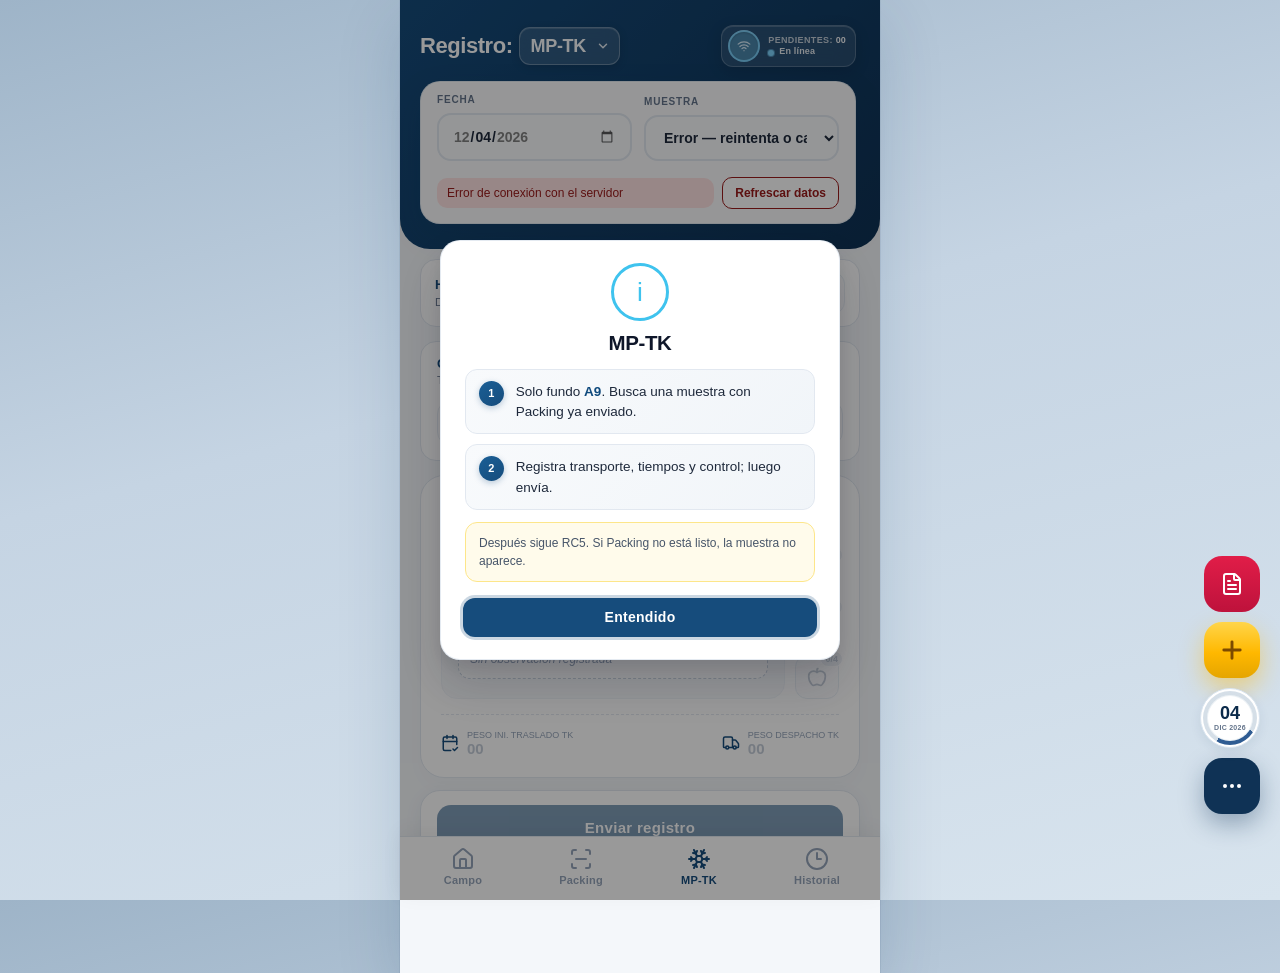
<file: modules/mp-tk/index.html>
<!DOCTYPE html>
<html lang="es">
<head>
    <meta charset="UTF-8">
    <meta name="viewport" content="width=device-width, initial-scale=1.0, maximum-scale=1.0, user-scalable=no, viewport-fit=cover">
    <meta name="application-name" content="Muestras Web">
    <meta name="apple-mobile-web-app-title" content="Muestras Web">
    <meta name="theme-color" content="#164C7C">
    <meta name="mobile-web-app-capable" content="yes">
    <meta name="apple-mobile-web-app-capable" content="yes">
    <meta name="apple-mobile-web-app-status-bar-style" content="black-translucent">
    <meta name="format-detection" content="telephone=no, date=no, email=no, address=no">
    <title>MP-TK</title>
    <link rel="icon" href="../../assets/images/QA2026-2.0.png" type="image/png">
    <link rel="apple-touch-icon" href="../../assets/images/QA2026-2.0.png">
    <script src="../../core/icono-app.js"></script>
    <link rel="manifest" href="../../assets/manifest.json">
    <link rel="stylesheet" href="../../assets/styles.css">
</head>
<body class="packing-page mptk-page" data-mptk-formato="1.0">

    <header>
        <div class="header-top-row">
            <h2 class="header-title">
                <span class="header-title-prefix">Registro:</span>
                <select
                    class="header-modulo-select header-modulo-pill--wide"
                    id="mptk-formato"
                    name="formato"
                    aria-label="Formato de registro"
                    data-url-mp-tk="./"
                    data-url-tk20="../tk-2.0/">
                    <option value="1.0">MP-TK</option>
                    <option value="2.0">TK-2.0</option>
                </select>
            </h2>
            <div class="header-status-card is-online" id="header-status-card" aria-live="polite" aria-label="Pendientes y conexión">
                <div class="header-status-ring" aria-hidden="true">
                    <span class="header-status-ring-inner">
                        <i data-lucide="wifi" class="header-status-wifi" id="header-status-wifi"></i>
                    </span>
                </div>
                <div class="header-status-body">
                    <div class="header-status-pend">Pendientes: <span class="header-status-pend-num" id="header-pendientes-count">00</span></div>
                    <div class="header-status-conn">
                        <span class="header-status-conn-dot" aria-hidden="true"></span>
                        <span class="header-status-conn-text" id="header-conn-label">En línea</span>
                    </div>
                </div>
            </div>
        </div>

        <div class="meta-shell packing-meta-shell" id="mptk-meta-shell">
            <div class="packing-meta-clip">
            <div class="packing-select-block" id="mptk-select-block">
                <div class="packing-block-loader" id="mptk-select-loader" hidden aria-live="polite">
                    <span class="packing-spinner" aria-hidden="true"></span>
                    <span class="packing-loader-text" id="mptk-select-loader-msg">Cargando muestras…</span>
                </div>
                <div class="packing-select-row">
                    <div class="packing-select-cell">
                        <label class="meta-block-title" for="mptk-fecha">Fecha</label>
                        <input class="meta-inp" id="mptk-fecha" name="fecha" type="date" aria-label="Fecha del registro">
                    </div>
                    <div class="packing-select-cell">
                        <label class="meta-block-title" for="mptk-muestra">Muestra</label>
                        <select class="meta-inp" id="mptk-muestra" name="muestra" disabled aria-label="N° muestra y ensayo">
                            <option value="">Seleccionar fecha</option>
                        </select>
                    </div>
                </div>
                <div class="packing-status-wrap" id="mptk-status-wrap" hidden>
                    <p class="packing-status-msg" id="mptk-status"></p>
                    <button type="button" class="packing-status-retry-btn" id="mptk-status-retry" hidden>
                        Refrescar datos
                    </button>
                </div>
            </div>

            <section class="packing-resumen is-empty" id="mptk-resumen" aria-label="Resumen de datos">
                <div class="packing-preview-panel meta-preview" id="mptk-preview" aria-live="polite">
                    <div class="packing-preview-loader" id="mptk-preview-loader" hidden>
                        <span class="packing-spinner packing-spinner--lg" aria-hidden="true"></span>
                        <span class="packing-loader-text" id="mptk-preview-loader-msg">Cargando datos…</span>
                        <span class="packing-loader-sub">Consultando la planilla, por favor espera</span>
                    </div>
                    <div class="packing-preview-body" id="mptk-preview-body">
                        <div class="packing-chips-panel" id="mptk-chips-panel">
                            <div class="packing-chips-box" id="mptk-chips-box">
                                <div class="packing-chip packing-chip--traz">
                                    <span class="packing-chip-label">Etapa · Campo · Turno</span>
                                    <span class="packing-chip-value packing-chip-value--traz packing-chip-value--empty" id="mptk-traz">--</span>
                                </div>
                                <div class="packing-chip">
                                    <span class="packing-chip-label">Variedad</span>
                                    <span class="packing-chip-value packing-chip-value--empty" id="mptk-variedad">--</span>
                                </div>
                                <div class="packing-chip">
                                    <span class="packing-chip-label">Placa TK</span>
                                    <span class="packing-chip-value packing-chip-value--empty" id="mptk-placa">--</span>
                                </div>
                            </div>
                        </div>
                    </div>
                </div>
            </section>
            </div>
            <button type="button" class="packing-resumen-fold-btn" id="mptk-resumen-toggle" aria-expanded="true" aria-controls="mptk-chips-box" title="Ocultar datos del registro" aria-label="Ocultar datos del registro" hidden>
                <i data-lucide="clipboard-list"></i>
            </button>
        </div>
    </header>

    <div class="container" id="mptk-main" aria-label="Contenido MP-TK">
        <input type="hidden" id="fecha_inspeccion_tk" name="fecha_inspeccion_tk" value="">

        <div class="packing-hora-row is-disabled" id="mptk-hora-row" aria-disabled="true">
            <div class="control-equitativo-bar packing-hora-bar">
                <div class="control-equitativo-label">
                    <b>Hora salida frío</b>
                    <span>Datos importantes en MP-TK</span>
                </div>
                <div class="packing-hora-responsable-wrap">
                    <input class="packing-responsable-inp" id="responsable_tk" name="responsable_tk" type="text" placeholder="Responsable" enterkeyhint="done" autocomplete="name" aria-label="Responsable" disabled>
                </div>
                <div class="control-equitativo-actions">
                    <input class="control-equitativo-btn packing-hora-inicio-inp" id="hora_salida_frio_tk" name="hora_salida_frio_tk" type="time" enterkeyhint="done" aria-label="Hora salida frío" disabled>
                </div>
            </div>
        </div>

        <div class="control-equitativo-bar control-equitativo-bar--stacked is-disabled" id="control_equitativo_bar_mptk">
            <div class="control-equitativo-label">
                <b>Control equitativo</b>
                <span>Temperatura y humedad para el registro TK</span>
            </div>
            <div class="control-equitativo-actions">
                <button type="button" class="control-equitativo-btn" id="btn_temp_mp_mptk" disabled title="Temperatura cámara materia prima" aria-label="Temperatura cámara MP">
                    <i data-lucide="snowflake"></i>
                </button>
                <button type="button" class="control-equitativo-btn control-equitativo-btn--icon-combo" id="btn_temp_tk_mptk" disabled title="Temperatura traslado Thermo-King" aria-label="Temperatura traslado TK">
                    <i data-lucide="truck"></i>
                    <i data-lucide="snowflake" class="control-equitativo-icon-combo-ice" aria-hidden="true"></i>
                </button>
                <button type="button" class="control-equitativo-btn" id="btn_hum_mptk" disabled title="Selecciona una muestra" aria-label="Humedad relativa MP-TK">
                    <i data-lucide="droplets"></i>
                </button>
                <button type="button" class="control-equitativo-btn" id="btn_placa_mptk" disabled title="Selecciona una muestra" aria-label="Placa vehículo TK">
                    <i data-lucide="car-front"></i>
                </button>
            </div>
        </div>

        <div class="packing-cards-wrap is-disabled" id="mptk-cards-wrap" aria-disabled="true"></div>

        <div id="mptk-fields-store" hidden aria-hidden="true">
            <input type="hidden" id="rotulo_muestra_tk" name="rotulo_muestra_tk" value="">
            <input type="hidden" id="variedad_info_tk" name="variedad_info_tk" value="">
            <input type="hidden" id="etapa_info_tk" name="etapa_info_tk" value="">
            <input type="hidden" id="campo_info_tk" name="campo_info_tk" value="">
            <input type="hidden" id="turno_info_tk" name="turno_info_tk" value="">
            <input type="hidden" id="placa_thermoking_tk" name="placa_thermoking_tk" value="">
            <input type="hidden" id="tiempo_ic_tk" name="tiempo_ic_tk" value="">
            <input type="hidden" id="tiempo_st_tk" name="tiempo_st_tk" value="">
            <input type="hidden" id="tiempo_it_tk" name="tiempo_it_tk" value="">
            <input type="hidden" id="tiempo_dp_tk" name="tiempo_dp_tk" value="">
            <input type="hidden" id="peso_ic_tk" name="peso_ic_tk" value="">
            <input type="hidden" id="peso_st_tk" name="peso_st_tk" value="">
            <input type="hidden" id="peso_it_tk" name="peso_it_tk" value="">
            <input type="hidden" id="peso_dp_tk" name="peso_dp_tk" value="">
            <input type="hidden" id="temp_ic_cm_tk" name="temp_ic_cm_tk" value="">
            <input type="hidden" id="temp_ic_pu_tk" name="temp_ic_pu_tk" value="">
            <input type="hidden" id="temp_st_cm_tk" name="temp_st_cm_tk" value="">
            <input type="hidden" id="temp_st_pu_tk" name="temp_st_pu_tk" value="">
            <input type="hidden" id="temp_it_amb_tk" name="temp_it_amb_tk" value="">
            <input type="hidden" id="temp_it_veh_tk" name="temp_it_veh_tk" value="">
            <input type="hidden" id="temp_it_pu_tk" name="temp_it_pu_tk" value="">
            <input type="hidden" id="temp_dp_amb_tk" name="temp_dp_amb_tk" value="">
            <input type="hidden" id="temp_dp_veh_tk" name="temp_dp_veh_tk" value="">
            <input type="hidden" id="temp_dp_pu_tk" name="temp_dp_pu_tk" value="">
            <input type="hidden" id="hum_ic_tk" name="hum_ic_tk" value="">
            <input type="hidden" id="hum_st_tk" name="hum_st_tk" value="">
            <input type="hidden" id="hum_aei_tk" name="hum_aei_tk" value="">
            <input type="hidden" id="hum_ivi_tk" name="hum_ivi_tk" value="">
            <input type="hidden" id="hum_aed_tk" name="hum_aed_tk" value="">
            <input type="hidden" id="hum_ivd_tk" name="hum_ivd_tk" value="">
            <input type="hidden" id="pres_ic_tk" name="pres_ic_tk" value="">
            <input type="hidden" id="pres_st_tk" name="pres_st_tk" value="">
            <input type="hidden" id="pres_aei_tk" name="pres_aei_tk" value="">
            <input type="hidden" id="pres_ivi_tk" name="pres_ivi_tk" value="">
            <input type="hidden" id="pres_aed_tk" name="pres_aed_tk" value="">
            <input type="hidden" id="pres_ivd_tk" name="pres_ivd_tk" value="">
            <input type="hidden" id="vapor_ic_tk" name="vapor_ic_tk" value="">
            <input type="hidden" id="vapor_scm_tk" name="vapor_scm_tk" value="">
            <input type="hidden" id="vapor_it_tk" name="vapor_it_tk" value="">
            <input type="hidden" id="vapor_st_tk" name="vapor_st_tk" value="">
            <input type="hidden" id="observacion_tk" name="observacion_tk" value="">
        </div>

        <div class="campo-envio-bar packing-envio-bar" id="mptk-envio-bar" role="region" aria-label="Enviar registro Thermo-King">
            <button type="button" class="btn-save btn-save-campo" id="btn-guardar-enviar-tk" disabled>
                Enviar registro
            </button>
        </div>
    </div>

    <div class="modal-overlay" id="mptk-pesos-modal-overlay" aria-hidden="true">
        <div class="modal-content">
            <h2 id="mptk-pesos-modal-title" style="margin-bottom: 4px; color: var(--primary);">Editar Thermo-King #1</h2>
            <p class="mptk-pesos-modal-sub" style="margin: 0 0 14px; font-size: 11px; font-weight: 800; letter-spacing: 0.04em; color: #64748b; text-transform: uppercase;">Peso bruto muestra (g)</p>
            <div class="packing-pesos-grid mptk-pesos-grid">
                <div class="form-group">
                    <label for="mptk-inp-peso-ic">Ingreso · cámara materia prima (g)</label>
                    <input type="text" id="mptk-inp-peso-ic" step="0.1" placeholder="00" enterkeyhint="done" inputmode="decimal">
                </div>
                <div class="form-group">
                    <label for="mptk-inp-peso-st">Salida · cámara materia prima (g)</label>
                    <input type="text" id="mptk-inp-peso-st" step="0.1" placeholder="00" enterkeyhint="done" inputmode="decimal">
                </div>
                <div class="form-group">
                    <label for="mptk-inp-peso-it">Inicio traslado TK. (g)</label>
                    <input type="text" id="mptk-inp-peso-it" step="0.1" placeholder="00" enterkeyhint="done" inputmode="decimal">
                </div>
                <div class="form-group">
                    <label for="mptk-inp-peso-dp">Despacho TK. (g)</label>
                    <input type="text" id="mptk-inp-peso-dp" step="0.1" placeholder="00" enterkeyhint="done" inputmode="decimal">
                </div>
            </div>
            <div id="mptk-pesos-alert" class="metric-inline-alert" style="display:none;"></div>
            <div class="metric-modal-foot">
                <button class="btn-secondary" type="button" id="mptk-pesos-cancel">Cancelar</button>
                <button class="btn-save" type="button" id="mptk-pesos-guardar">Guardar</button>
            </div>
        </div>
    </div>

    <div class="modal-overlay" id="mptk-tiempos-modal-overlay" aria-hidden="true">
        <div class="modal-content">
            <h2 id="mptk-tiempos-modal-title" style="margin-bottom: 4px; color: var(--primary);">Tiempos · Thermo-King #1</h2>
            <p class="mptk-tiempos-modal-sub" style="margin: 0 0 14px; font-size: 11px; font-weight: 800; letter-spacing: 0.04em; color: #64748b; text-transform: uppercase;">Tiempos de la muestra (hora)</p>
            <div class="packing-tiempos-grid mptk-tiempos-grid">
                <div class="form-group">
                    <label for="mptk-inp-tiempo-ic">Ing. · cám. MP</label>
                    <input class="packing-tiempo-inp" id="mptk-inp-tiempo-ic" type="time" enterkeyhint="done">
                </div>
                <div class="form-group">
                    <label for="mptk-inp-tiempo-st">Sal. · cám. MP</label>
                    <input class="packing-tiempo-inp" id="mptk-inp-tiempo-st" type="time" enterkeyhint="done">
                </div>
                <div class="form-group">
                    <label for="mptk-inp-tiempo-it">Inicio traslado TK.</label>
                    <input class="packing-tiempo-inp" id="mptk-inp-tiempo-it" type="time" enterkeyhint="done">
                </div>
                <div class="form-group">
                    <label for="mptk-inp-tiempo-dp">Despacho TK.</label>
                    <input class="packing-tiempo-inp" id="mptk-inp-tiempo-dp" type="time" enterkeyhint="done">
                </div>
            </div>
            <div id="mptk-tiempos-alert" class="metric-inline-alert" style="display:none;"></div>
            <div class="metric-modal-foot">
                <button class="btn-secondary" type="button" id="mptk-tiempos-cancel">Cancelar</button>
                <button class="btn-save" type="button" id="mptk-tiempos-guardar">Guardar</button>
            </div>
        </div>
    </div>

    <div class="modal-overlay" id="mptk-presion-amb-modal-overlay" aria-hidden="true">
        <div class="modal-content">
            <h2 id="mptk-presion-amb-modal-title" style="margin-bottom: 16px; color: var(--primary);">Presión de vapor ambiente (Kpa) · TK #1</h2>
            <div class="metric-modal-body" id="mptk_presion_amb_modal_body"></div>
            <div class="metric-modal-foot">
                <button class="btn-secondary" type="button" id="mptk-presion-amb-cancel">Cancelar</button>
                <button class="btn-save" type="button" id="mptk-presion-amb-guardar">Guardar</button>
            </div>
        </div>
    </div>

    <div class="modal-overlay" id="mptk-presion-fruta-modal-overlay" aria-hidden="true">
        <div class="modal-content">
            <h2 id="mptk-presion-fruta-modal-title" style="margin-bottom: 16px; color: var(--primary);">Presión de vapor fruta (Kpa) · TK #1</h2>
            <div class="presion-metric-grid metric-grid-4 mptk-presion-fruta-grid">
                <div class="form-group">
                    <label for="mptk-inp-vapor-ic">Ingreso MP</label>
                    <input type="text" class="mptk-presion-fruta-inp presion-readonly-inp" id="mptk-inp-vapor-ic" data-field="vapor_ic_tk" disabled readonly inputmode="none" aria-label="Ingreso cámara materia prima">
                </div>
                <div class="form-group">
                    <label for="mptk-inp-vapor-st">Salida MP</label>
                    <input type="text" class="mptk-presion-fruta-inp presion-readonly-inp" id="mptk-inp-vapor-st" data-field="vapor_scm_tk" disabled readonly inputmode="none" aria-label="Salida cámara materia prima">
                </div>
                <div class="form-group">
                    <label for="mptk-inp-vapor-it">Ingreso TK</label>
                    <input type="text" class="mptk-presion-fruta-inp presion-readonly-inp" id="mptk-inp-vapor-it" data-field="vapor_it_tk" disabled readonly inputmode="none" aria-label="Inicio traslado TK">
                </div>
                <div class="form-group">
                    <label for="mptk-inp-vapor-dp">Despacho</label>
                    <input type="text" class="mptk-presion-fruta-inp presion-readonly-inp" id="mptk-inp-vapor-dp" data-field="vapor_st_tk" disabled readonly inputmode="none" aria-label="Despacho TK">
                </div>
            </div>
            <div class="metric-modal-foot">
                <button class="btn-secondary" type="button" id="mptk-presion-fruta-cancel">Cancelar</button>
                <button class="btn-save" type="button" id="mptk-presion-fruta-guardar">Guardar</button>
            </div>
        </div>
    </div>

    <div class="modal-overlay" id="mptk-observation-modal-overlay" aria-hidden="true">
        <div class="modal-content">
            <h2 style="margin-bottom: 16px; color: var(--primary);">Observación</h2>
            <div class="form-group">
                <label for="mptk-visual-observation">OBSERVACIÓN MP-TK</label>
                <input type="text" id="mptk-visual-observation" placeholder="Opcional: incidencia o comentario" enterkeyhint="done">
            </div>
            <div class="metric-modal-foot">
                <button class="btn-secondary" type="button" id="mptk-observation-cancel">Cancelar</button>
                <button class="btn-save" type="button" id="mptk-observation-guardar">Guardar</button>
            </div>
        </div>
    </div>

    <div class="modal-overlay" id="mptk-placa-modal-overlay" aria-hidden="true">
        <div class="modal-content">
            <h2 style="margin-bottom: 16px; color: var(--primary);">Placa vehículo TK</h2>
            <div class="form-group">
                <label for="mptk-placa-inp">PLACA</label>
                <input type="text" id="mptk-placa-inp" name="placa_thermoking" placeholder="Ej. 9967-OK" enterkeyhint="done" maxlength="20" autocomplete="off" autocapitalize="characters">
            </div>
            <div class="metric-modal-foot">
                <button class="btn-secondary" type="button" id="mptk-placa-cancel">Cancelar</button>
                <button class="btn-save" type="button" id="mptk-placa-guardar">Guardar</button>
            </div>
        </div>
    </div>

    <div class="modal-overlay" id="control_global_modal_overlay_mptk" aria-hidden="true">
        <div class="modal-content">
            <h2 id="control_global_modal_title_mptk" style="margin-bottom: 16px; color: var(--primary);">Control equitativo</h2>
            <div class="metric-modal-body" id="control_global_modal_body_mptk"></div>
            <p class="packing-control-hint" style="margin:14px 0 14px;font-size:9.5px;line-height:1.15;color:#c62828;font-weight:500;white-space:nowrap;text-align:center;">
                Revisar: la presión V. ambiental siempre debe ser menor que presión V. fruta.
            </p>
            <div class="metric-modal-foot">
                <button class="btn-secondary" type="button" id="btn_cancel_control_global_mptk">Cancelar</button>
                <button class="btn-save" type="button" id="btn_save_control_global_mptk">Guardar</button>
            </div>
        </div>
    </div>

    <div class="modal-overlay" id="time-picker-modal-overlay">
        <div class="time-picker-modal">
            <div class="time-picker-head">
                <div class="time-picker-title">Seleccionar hora</div>
                <div class="time-picker-head-end">
                    <input type="text" class="time-picker-current" id="time-picker-current" value="--:--" maxlength="5" placeholder="HH:MM" aria-label="Escribir hora" title="Toca para escribir la hora con teclado" autocomplete="off" spellcheck="false">
                    <button type="button" class="time-picker-clear-mptk" id="time-picker-clear-mptk" aria-label="Eliminar hora" title="Eliminar hora">
                        <i data-lucide="x" aria-hidden="true"></i>
                    </button>
                </div>
            </div>
            <div class="time-picker-wheel">
                <div class="time-picker-col">
                    <button type="button" class="time-picker-step" id="time-picker-hour-up" aria-label="Subir hora">▲</button>
                    <div class="time-picker-value" id="time-picker-hour">00</div>
                    <button type="button" class="time-picker-step" id="time-picker-hour-down" aria-label="Bajar hora">▼</button>
                </div>
                <div class="time-picker-sep">:</div>
                <div class="time-picker-col">
                    <button type="button" class="time-picker-step" id="time-picker-minute-up" aria-label="Subir minuto">▲</button>
                    <div class="time-picker-value" id="time-picker-minute">00</div>
                    <button type="button" class="time-picker-step" id="time-picker-minute-down" aria-label="Bajar minuto">▼</button>
                </div>
            </div>
            <div class="time-picker-actions">
                <button type="button" class="btn-secondary" id="time-picker-now">Tomar hora exacta</button>
                <button type="button" class="btn-secondary" id="time-picker-cancel">Cancelar</button>
                <button type="button" class="btn-save" id="time-picker-apply">Tomar hora</button>
            </div>
        </div>
    </div>

    <div class="fab-menu" id="fab-menu-mptk">
        <div class="fab-menu-actions">
            <button class="fab-mini fab-mini--sync" type="button" id="fab-mptk-sync" aria-label="Actualizar app y planilla" title="Descarga la versión nueva de la app y sincroniza MP-TK si hay internet. No borra borradores ni pendientes.">
                <i data-lucide="refresh-cw"></i>
            </button>
            <button class="fab-mini fab-mini--danger" type="button" id="fab-mptk-borrar" aria-label="Limpiar inputs y borrador activo de MP-TK" title="Vacía la captura activa; conserva otras muestras, pendientes, historial y funcionamiento offline.">
                <i data-lucide="trash-2"></i>
            </button>
            <button type="button" class="fab-mini fab-mini--registro" id="fab-mptk-demo" aria-label="Datos de prueba MP-TK" title="Llena datos demo en la muestra del selector.">
                <i data-lucide="flask-conical"></i>
            </button>
        </div>
        <button type="button" class="fab-pdf" id="fab-mptk-pdf" aria-label="Generar PDF del registro MP-TK">
            <i data-lucide="file-text"></i>
        </button>
        <button type="button" class="packing-agregar-fab" id="fab-mptk-agregar" aria-label="Abrir captura MP-TK" title="Selecciona muestra para continuar">
            <svg class="packing-agregar-plus fab-icon-svg" viewBox="0 0 24 24" aria-hidden="true">
                <path d="M12 5v14M5 12h14"></path>
            </svg>
            <span class="packing-agregar-badge" id="fab-mptk-restante-badge">0</span>
        </button>
        <div class="fecha-ring-widget fecha-ring-widget--fab fecha-ring-widget--packing" id="mptk-fecha-ring-widget" role="button" tabindex="0" aria-label="Fecha de hoy" title="">
            <div class="fecha-ring-circle" id="mptk-fecha-ring-circle" aria-hidden="true"></div>
            <div class="fecha-ring-content">
                <span class="fecha-ring-day" id="fecha-ring-day-mptk">--</span>
                <span class="fecha-ring-month" id="fecha-ring-month-mptk">----</span>
            </div>
            <div class="fecha-ring-popover" id="mptk-fecha-ring-popover" role="tooltip" hidden></div>
        </div>
        <button class="fab-options" id="fab-options-btn-mptk" type="button" aria-label="Opciones rápidas MP-TK" aria-expanded="false">
            <i data-lucide="ellipsis"></i>
        </button>
    </div>

    <nav id="main-bottom-nav">
        <a class="nav-btn nav-link" id="nav-campo" data-nav-index="0" href="../campo/" aria-label="Campo">
            <i data-lucide="house"></i>
            <span>Campo</span>
        </a>
        <a class="nav-btn nav-link" id="nav-packing" data-nav-index="1" href="../packing/" aria-label="Packing">
            <i data-lucide="scan-line"></i>
            <span>Packing</span>
        </a>
        <a class="nav-btn nav-link active" id="nav-mp-tk" data-nav-index="2" href="./" aria-label="Cámara materia prima y Thermo-King">
            <i data-lucide="snowflake"></i>
            <span>MP-TK</span>
        </a>
        <a class="nav-btn nav-link" id="nav-historial" data-nav-index="3" href="../historial/" aria-label="Historial">
            <i data-lucide="clock-3"></i>
            <span>Historial</span>
        </a>
    </nav>

    <div class="modal-overlay pdf-modal-overlay" id="pdf-modal-overlay" role="dialog" aria-labelledby="pdf-modal-title" aria-modal="true">
        <div class="modal-content pdf-modal-content">
            <div class="pdf-modal-head">
                <div id="pdf-modal-title" class="pdf-modal-title-wrap" role="heading" aria-level="2">Vista previa PDF</div>
                <button type="button" class="pdf-modal-close" id="pdf-btn-cerrar" aria-label="Cerrar vista previa">
                    <i data-lucide="x"></i>
                </button>
            </div>
            <div class="pdf-preview-zoom-bar" id="pdf-preview-zoom-bar">
                <button type="button" class="pdf-zoom-btn" id="pdf-zoom-out" aria-label="Alejar">−</button>
                <span class="pdf-zoom-label" id="pdf-zoom-label">100%</span>
                <button type="button" class="pdf-zoom-btn" id="pdf-zoom-in" aria-label="Acercar">+</button>
                <button type="button" class="pdf-zoom-btn pdf-zoom-btn--reset" id="pdf-zoom-reset">Ajustar</button>
                <span class="pdf-zoom-hint">Pellizca con dos dedos para zoom</span>
            </div>
            <div class="pdf-preview-stage" id="pdf-preview-stage">
                <embed id="pdf-preview-embed" type="application/pdf" class="pdf-preview-embed" hidden title="Vista previa PDF">
                <div class="pdf-preview-loading" id="pdf-preview-loading">
                    <span class="pdf-preview-loading-spinner" aria-hidden="true"></span>
                    <span>Cargando vista previa…</span>
                </div>
                <div class="pdf-preview-scaler" id="pdf-preview-scaler">
                    <div class="pdf-preview-pages" id="pdf-preview-pages"></div>
                </div>
                <div class="pdf-preview-fallback" id="pdf-preview-fallback" hidden>
                    <i data-lucide="file-text" class="pdf-preview-fallback-icon" aria-hidden="true"></i>
                    <p class="pdf-preview-fallback-title">No se pudo mostrar la vista previa</p>
                    <p class="pdf-preview-fallback-hint">El PDF sí se generó. Usa <strong>Descargar</strong>, <strong>WhatsApp</strong> o ábrelo en el visor del teléfono.</p>
                    <button type="button" class="btn-save pdf-preview-open-btn" id="pdf-btn-abrir">Abrir PDF</button>
                </div>
            </div>
            <div class="pdf-modal-actions">
                <button type="button" class="btn-save pdf-action-btn" id="pdf-btn-descargar">
                    <i data-lucide="download"></i>
                    Descargar
                </button>
                <button type="button" class="btn-save pdf-action-btn pdf-action-btn--wsp" id="pdf-btn-wsp">
                    <i data-lucide="message-circle"></i>
                    WhatsApp
                </button>
            </div>
        </div>
    </div>

    <script src="../../core/script.js"></script>
    <script src="../../core/nav-persist-draft.js"></script>
    <script src="../../core/mensajes-usuario.js"></script>
    <script src="../../core/fundo-flujo-tk20.js"></script>
    <script src="./mptk-formato.js"></script>
    <script src="../../assets/librerias/lucide.min.js"></script>
    <script src="../../assets/librerias/sweetalert2.all.min.js"></script>
    <link rel="stylesheet" href="../../core/flujo-bienvenida.css">
    <script src="../../core/flujo-bienvenida.js"></script>
    <script src="../../core/time-picker.js"></script>
    <script src="../../core/api-config.js"></script>
    <script src="../../core/fecha-operativa.js"></script>
    <script src="../../core/network.js"></script>
    <script src="./mptk-ui.js"></script>
    <script src="./thermoking.js"></script>
    <script src="../../assets/librerias/jspdf.umd.min.js"></script>
    <script src="../../assets/librerias/pdf.min.js"></script>
    <script src="../../core/pdf-nombre.js"></script>
    <script src="../../core/pdf-preview-live.js"></script>
    <script src="./mptk-pdf.js"></script>
    <script src="../../core/hist-pdf-store.js"></script>
    <script src="../../core/hist-pdf-envio.js"></script>
</body>
</html>
</file>
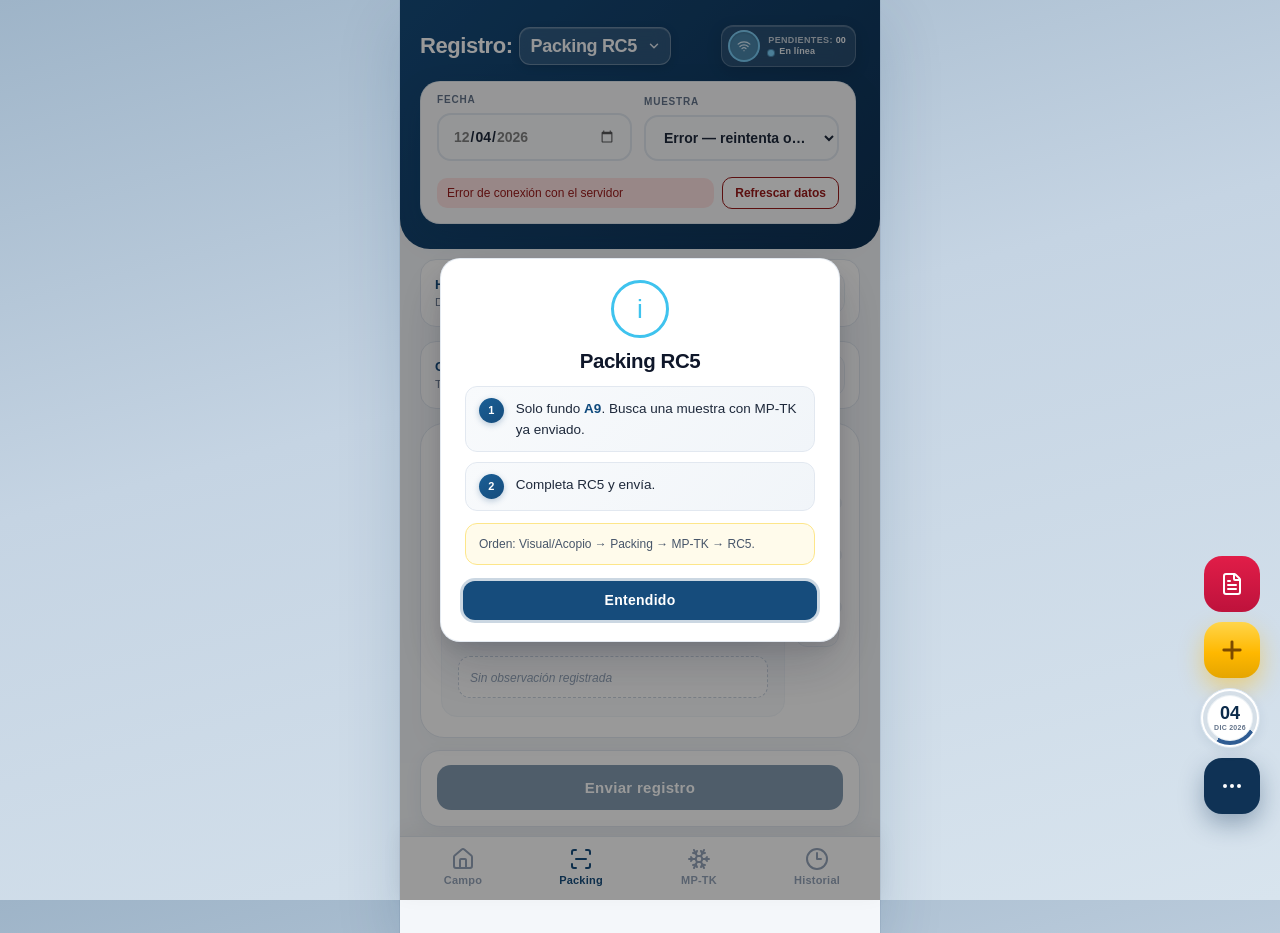
<file: modules/packing-rc5/index.html>
<!DOCTYPE html>
<html lang="es">
<head>
    <meta charset="UTF-8">
    <meta name="viewport" content="width=device-width, initial-scale=1.0, maximum-scale=1.0, user-scalable=no, viewport-fit=cover">
    <meta name="application-name" content="Muestras Web">
    <meta name="apple-mobile-web-app-title" content="Muestras Web">
    <meta name="theme-color" content="#164C7C">
    <meta name="mobile-web-app-capable" content="yes">
    <meta name="apple-mobile-web-app-capable" content="yes">
    <meta name="apple-mobile-web-app-status-bar-style" content="black-translucent">
    <meta name="format-detection" content="telephone=no, date=no, email=no, address=no">
    <title>Packing RC5</title>
    <link rel="icon" href="../../assets/images/QA2026-2.0.png" type="image/png">
    <link rel="apple-touch-icon" href="../../assets/images/QA2026-2.0.png">
    <script src="../../core/icono-app.js"></script>
    <link rel="manifest" href="../../assets/manifest.json">
    <link rel="stylesheet" href="../../assets/styles.css">
</head>
<body class="packing-page packing-rc5-page">

    <header>
        <div class="header-top-row">
            <h2 class="header-title">
                <span class="header-title-prefix">Registro:</span>
                <select
                    id="header-packing-variante"
                    class="header-modulo-select header-modulo-pill--wide"
                    name="packingVariante"
                    aria-label="Variante de packing"
                    data-url-packing="../packing/"
                    data-url-rc5="../packing-rc5/">
                    <option value="packing">Packing</option>
                    <option value="packing-rc5" selected>Packing RC5</option>
                </select>
            </h2>
            <div class="header-status-card is-online" id="header-status-card" aria-live="polite" aria-label="Pendientes y conexión">
                <div class="header-status-ring" aria-hidden="true">
                    <span class="header-status-ring-inner">
                        <i data-lucide="wifi" class="header-status-wifi" id="header-status-wifi"></i>
                    </span>
                </div>
                <div class="header-status-body">
                    <div class="header-status-pend">Pendientes: <span class="header-status-pend-num" id="header-pendientes-count">00</span></div>
                    <div class="header-status-conn">
                        <span class="header-status-conn-dot" aria-hidden="true"></span>
                        <span class="header-status-conn-text" id="header-conn-label">En línea</span>
                    </div>
                </div>
            </div>
        </div>

        <div class="meta-shell packing-meta-shell" id="packing-meta-shell">
            <div class="packing-meta-clip">
            <div class="packing-select-block" id="packing-select-block">
                <div class="packing-block-loader" id="packing-select-loader" hidden aria-live="polite">
                    <span class="packing-spinner" aria-hidden="true"></span>
                    <span class="packing-loader-text" id="packing-select-loader-msg">Cargando muestras…</span>
                </div>
                <div class="packing-select-row">
                    <div class="packing-select-cell">
                        <label class="meta-block-title" for="packing-fecha">Fecha</label>
                        <input class="meta-inp" id="packing-fecha" name="fecha" type="date" aria-label="Fecha del registro">
                    </div>
                    <div class="packing-select-cell">
                        <label class="meta-block-title" for="packing-muestra">Muestra</label>
                        <select class="meta-inp" id="packing-muestra" name="muestra" disabled aria-label="N° muestra y ensayo">
                            <option value="">Seleccionar fecha</option>
                        </select>
                    </div>
                </div>
                <div class="packing-status-wrap" id="packing-status-wrap" hidden>
                    <p class="packing-status-msg" id="packing-status"></p>
                    <button type="button" class="packing-status-retry-btn" id="packing-status-retry" hidden>
                        Refrescar datos
                    </button>
                </div>
            </div>

            <section class="packing-resumen is-empty" id="packing-resumen" aria-label="Resumen de datos">
                <div class="packing-preview-panel meta-preview" id="packing-preview" aria-live="polite">
                    <div class="packing-preview-loader" id="packing-preview-loader" hidden>
                        <span class="packing-spinner packing-spinner--lg" aria-hidden="true"></span>
                        <span class="packing-loader-text" id="packing-preview-loader-msg">Cargando datos…</span>
                        <span class="packing-loader-sub">Consultando la planilla, por favor espera</span>
                    </div>
                    <div class="packing-preview-body" id="packing-preview-body">
                        <div class="packing-chips-panel" id="packing-chips-panel">
                            <div class="packing-chips-box" id="packing-chips-box">
                                <div class="packing-chip packing-chip--traz">
                                    <span class="packing-chip-label">Etapa · Campo · Turno</span>
                                    <span class="packing-chip-value packing-chip-value--traz packing-chip-value--empty" id="pk-traz">--</span>
                                </div>
                                <div class="packing-chip">
                                    <span class="packing-chip-label">Variedad</span>
                                    <span class="packing-chip-value packing-chip-value--empty" id="pk-variedad">--</span>
                                </div>
                                <div class="packing-chip">
                                    <span class="packing-chip-label">Placa</span>
                                    <span class="packing-chip-value packing-chip-value--empty" id="pk-placa">--</span>
                                </div>
                            </div>
                        </div>
                    </div>
                </div>
            </section>
            </div>
            <button type="button" class="packing-resumen-fold-btn" id="packing-resumen-toggle" aria-expanded="true" aria-controls="packing-chips-box" title="Ocultar datos del registro" aria-label="Ocultar datos del registro" hidden>
                <i data-lucide="clipboard-list"></i>
            </button>
        </div>
    </header>

    <div class="container" id="packing-main" aria-label="Contenido packing">
        <div class="packing-hora-row is-disabled" id="packing-hora-row" aria-disabled="true">
            <div class="control-equitativo-bar packing-hora-bar">
                <div class="control-equitativo-label">
                    <b>Hora inicio recep.</b>
                    <span>Datos importantes en packing</span>
                </div>
                <div class="packing-hora-responsable-wrap">
                    <input class="packing-responsable-inp" id="packing-responsable" name="responsable" type="text" placeholder="Responsable" enterkeyhint="done" autocomplete="name" aria-label="Responsable" disabled>
                </div>
                <div class="control-equitativo-actions">
                    <input class="control-equitativo-btn packing-hora-inicio-inp" id="packing-hora-inicio" name="hora_inicio" type="time" enterkeyhint="done" aria-label="Hora inicio recepción">
                </div>
            </div>
        </div>

        <div class="control-equitativo-bar" id="control_equitativo_bar_packing">
            <div class="control-equitativo-label">
                <b>Control equitativo</b>
                <span>Temperatura y humedad para todos los clamshell</span>
            </div>
            <div class="control-equitativo-actions">
                <button type="button" class="control-equitativo-btn" id="btn_viaje_packing" disabled title="Selecciona una muestra" aria-label="Número de viaje packing">
                    <i data-lucide="truck"></i>
                </button>
                <button type="button" class="control-equitativo-btn" id="btn_temp_packing" disabled title="Selecciona una muestra" aria-label="Temperatura global packing">
                    <i data-lucide="thermometer"></i>
                </button>
                <button type="button" class="control-equitativo-btn" id="btn_hum_packing" disabled title="Selecciona una muestra" aria-label="Humedad global packing">
                    <i data-lucide="droplets"></i>
                </button>
            </div>
        </div>

        <div class="packing-cards-wrap is-disabled" id="packing-cards-wrap" aria-disabled="true"></div>

        <div class="campo-envio-bar packing-envio-bar" id="packing-envio-bar" role="region" aria-label="Enviar registro al servidor">
            <button type="button" class="btn-save btn-save-campo" id="btn-guardar-enviar-packing" disabled>
                Enviar registro
            </button>
        </div>
    </div>

    <div class="fab-menu" id="fab-menu-packing">
        <div class="fab-menu-actions">
            <button class="fab-mini fab-mini--sync" type="button" id="fab-packing-sync" aria-label="Actualizar app y planilla" title="Descarga la versión nueva de la app y sincroniza packing si hay internet. No borra borradores ni pendientes.">
                <i data-lucide="refresh-cw"></i>
            </button>
            <button class="fab-mini fab-mini--danger" type="button" id="fab-packing-borrar" aria-label="Limpiar inputs y borrador activo de packing" title="Vacía la captura activa; conserva otras muestras, pendientes, historial y funcionamiento offline.">
                <i data-lucide="trash-2"></i>
            </button>
            <button type="button" class="fab-mini fab-mini--registro" id="fab-packing-demo" aria-label="Datos de prueba packing" title="Llena demo en la muestra del selector. Cambia de muestra y vuelve a presionar para la siguiente.">
                <i data-lucide="flask-conical"></i>
            </button>
        </div>
        <button type="button" class="fab-pdf" id="fab-pdf-btn" aria-label="Generar PDF del registro">
            <svg xmlns="http://www.w3.org/2000/svg" width="24" height="24" viewBox="0 0 24 24" fill="none" stroke="currentColor" stroke-width="2" stroke-linecap="round" stroke-linejoin="round" data-lucide="file-text" aria-hidden="true" class="lucide lucide-file-text"><path d="M6 22a2 2 0 0 1-2-2V4a2 2 0 0 1 2-2h8a2.4 2.4 0 0 1 1.704.706l3.588 3.588A2.4 2.4 0 0 1 20 8v12a2 2 0 0 1-2 2z"></path><path d="M14 2v5a1 1 0 0 0 1 1h5"></path><path d="M10 9H8"></path><path d="M16 13H8"></path><path d="M16 17H8"></path></svg>
        </button>
        <button type="button" class="packing-agregar-fab" id="fab-packing-agregar" aria-label="Agregar clamshell" title="Seleccionar muestra para continuar por favor">
            <svg class="packing-agregar-plus fab-icon-svg" viewBox="0 0 24 24" aria-hidden="true">
                <path d="M12 5v14M5 12h14"></path>
            </svg>
            <span class="packing-agregar-badge" id="fab-packing-restante-badge">0</span>
        </button>
        <div class="fecha-ring-widget fecha-ring-widget--fab fecha-ring-widget--packing" id="packing-fecha-ring-widget" role="button" tabindex="0" aria-label="Fecha de hoy" title="">
            <div class="fecha-ring-circle" id="packing-fecha-ring-circle" aria-hidden="true"></div>
            <div class="fecha-ring-content">
                <span class="fecha-ring-day" id="fecha-ring-day-packing">--</span>
                <span class="fecha-ring-month" id="fecha-ring-month-packing">----</span>
            </div>
            <div class="fecha-ring-popover" id="packing-fecha-ring-popover" role="tooltip" hidden></div>
        </div>
        <button class="fab-options" id="fab-options-btn-packing" type="button" aria-label="Opciones rápidas packing" aria-expanded="false">
            <i data-lucide="ellipsis"></i>
        </button>
    </div>

    <div class="modal-overlay" id="packing-pesos-modal-overlay" aria-hidden="true">
        <div class="modal-content">
            <h2 id="packing-pesos-modal-title" style="margin-bottom: 16px; color: var(--primary);">Editar Clamshell #1</h2>
            <div class="packing-pesos-grid packing-pesos-grid-rc5" id="packing_pesos_modal_body">
                <div class="form-group">
                    <label for="pk-inp-peso-recep_rc5">PESO RECEPCIÓN (g)</label>
                    <input type="number" id="pk-inp-peso-recep_rc5" step="0.1" placeholder="00" enterkeyhint="done" inputmode="decimal">
                </div>
            </div>
            <div id="packing-pesos-alert" class="metric-inline-alert" style="display:none;"></div>
            <div class="metric-modal-foot">
                <button class="btn-secondary" type="button" id="packing-pesos-cancel">Cancelar</button>
                <button class="btn-save" type="button" id="packing-pesos-guardar">Guardar</button>
            </div>
        </div>
    </div>

    <div class="modal-overlay packing-tiempos-modal-rc5" id="packing-tiempos-modal-overlay" aria-hidden="true">
        <div class="modal-content">
            <h2 id="packing-tiempos-modal-title" style="margin-bottom: 16px; color: var(--primary);">Tiempo recepción (hora) · Clamshell #1</h2>
            <div class="metric-modal-body packing-tiempos-rc5" id="packing_tiempos_modal_body">
                <div class="packing-tiempos-grid packing-tiempos-grid-rc5">
                    <div class="form-group packing-tiempo-rc5-unico">
                        <label for="pk-tiempo-recepcion_rc5">Recepción</label>
                        <input class="packing-tiempo-inp" id="pk-tiempo-recepcion_rc5" name="recepcion" type="time" enterkeyhint="done" aria-label="Recepción" disabled>
                    </div>
                </div>
                <div id="packing-tiempos-alert" class="metric-inline-alert" style="display:none;"></div>
            </div>
            <div class="metric-modal-foot">
                <button class="btn-secondary" type="button" id="packing-tiempos-cancel">Cancelar</button>
                <button class="btn-save" type="button" id="packing-tiempos-guardar">Guardar</button>
            </div>
        </div>
    </div>

    <div class="modal-overlay is-readonly-view" id="packing-presion-modal-overlay" aria-hidden="true">
        <div class="modal-content">
            <h2 id="packing-presion-modal-title">Presión vapor</h2>
            <div class="metric-modal-body" id="packing-presion-modal-body"></div>
            <div class="metric-modal-foot">
                <button class="btn-secondary" type="button" id="packing-presion-cancel">Cancelar</button>
            </div>
        </div>
    </div>

    <div class="modal-overlay" id="packing-observation-modal-overlay" aria-hidden="true">
        <div class="modal-content">
            <h2 id="packing-observation-modal-title" style="margin-bottom: 16px; color: var(--primary);">Observación</h2>
            <div class="form-group">
                <label for="packing-visual-observation">OBSERVACIÓN DEL CLAMSHELL</label>
                <input type="text" id="packing-visual-observation" placeholder="Opcional: incidencia, comentario, condición de packing" enterkeyhint="done">
            </div>
            <div class="metric-modal-foot">
                <button class="btn-secondary" type="button" id="packing-observation-cancel">Cancelar</button>
                <button class="btn-save" type="button" id="packing-observation-guardar">Guardar</button>
            </div>
        </div>
    </div>

    <nav id="main-bottom-nav">
        <a class="nav-btn nav-link" id="nav-campo" data-nav-index="0" href="../campo/" aria-label="Campo">
            <i data-lucide="house"></i>
            <span>Campo</span>
        </a>
        <a class="nav-btn nav-link active" id="nav-packing" data-nav-index="1" href="../packing/" aria-label="Packing">
            <i data-lucide="scan-line"></i>
            <span>Packing</span>
        </a>
        <a class="nav-btn nav-link" id="nav-mp-tk" data-nav-index="2" href="../mp-tk/" aria-label="MP-TK">
            <i data-lucide="snowflake"></i>
            <span>MP-TK</span>
        </a>
        <a class="nav-btn nav-link" id="nav-historial" data-nav-index="3" href="../historial/" aria-label="Historial">
            <i data-lucide="clock-3"></i>
            <span>Historial</span>
        </a>
    </nav>

    <div class="modal-overlay" id="packing-viaje-modal-overlay" aria-hidden="true">
        <div class="modal-content">
            <h2 style="margin-bottom: 16px; color: var(--primary);">N° viaje</h2>
            <div class="form-group">
                <label for="packing-n-viaje-inp">N° VIAJE</label>
                <input type="text" id="packing-n-viaje-inp" name="n_viaje" placeholder="Ej. 12" enterkeyhint="done" maxlength="2" autocomplete="off">
            </div>
            <div class="metric-modal-foot">
                <button class="btn-secondary" type="button" id="btn_cancel_viaje_packing">Cancelar</button>
                <button class="btn-save" type="button" id="btn_save_viaje_packing">Guardar</button>
            </div>
        </div>
    </div>

    <div class="modal-overlay" id="control_global_modal_overlay_packing" aria-hidden="true">
        <div class="modal-content">
            <h2 id="control_global_modal_title_packing" style="margin-bottom: 16px; color: var(--primary);">Control equitativo</h2>
            <div class="metric-modal-body" id="control_global_modal_body_packing"></div>
            <p class="packing-control-hint" style="margin:14px 0 14px;font-size:9.5px;line-height:1.15;color:#c62828;font-weight:500;white-space:nowrap;text-align:center;">
                Revisar: la presión V. ambiental siempre debe ser menor que presión V. fruta.
            </p>
            <div class="metric-modal-foot">
                <button class="btn-secondary" type="button" id="btn_cancel_control_global_packing">Cancelar</button>
                <button class="btn-save" type="button" id="btn_save_control_global_packing">Guardar</button>
            </div>
        </div>
    </div>

    <div class="modal-overlay" id="time-picker-modal-overlay">
        <div class="time-picker-modal">
            <div class="time-picker-head">
                <div class="time-picker-title">Seleccionar hora</div>
                <input type="text" class="time-picker-current" id="time-picker-current" value="--:--" maxlength="5" placeholder="HH:MM" aria-label="Escribir hora" title="Toca para escribir la hora con teclado" autocomplete="off" spellcheck="false">
            </div>
            <div class="time-picker-wheel">
                <div class="time-picker-col">
                    <button type="button" class="time-picker-step" id="time-picker-hour-up" aria-label="Subir hora">▲</button>
                    <div class="time-picker-value" id="time-picker-hour">00</div>
                    <button type="button" class="time-picker-step" id="time-picker-hour-down" aria-label="Bajar hora">▼</button>
                </div>
                <div class="time-picker-sep">:</div>
                <div class="time-picker-col">
                    <button type="button" class="time-picker-step" id="time-picker-minute-up" aria-label="Subir minuto">▲</button>
                    <div class="time-picker-value" id="time-picker-minute">00</div>
                    <button type="button" class="time-picker-step" id="time-picker-minute-down" aria-label="Bajar minuto">▼</button>
                </div>
            </div>
            <div class="time-picker-actions">
                <button type="button" class="btn-secondary" id="time-picker-now">Tomar hora exacta</button>
                <button type="button" class="btn-secondary" id="time-picker-cancel">Cancelar</button>
                <button type="button" class="btn-save" id="time-picker-apply">Tomar hora</button>
            </div>
        </div>
    </div>

    <div class="modal-overlay pdf-modal-overlay" id="pdf-modal-overlay" role="dialog" aria-labelledby="pdf-modal-title" aria-modal="true">
        <div class="modal-content pdf-modal-content">
            <div class="pdf-modal-head">
                <div id="pdf-modal-title" class="pdf-modal-title-wrap" role="heading" aria-level="2">Vista previa PDF</div>
                <button type="button" class="pdf-modal-close" id="pdf-btn-cerrar" aria-label="Cerrar vista previa">
                    <i data-lucide="x"></i>
                </button>
            </div>
            <div class="pdf-preview-zoom-bar" id="pdf-preview-zoom-bar">
                <button type="button" class="pdf-zoom-btn" id="pdf-zoom-out" aria-label="Alejar">−</button>
                <span class="pdf-zoom-label" id="pdf-zoom-label">100%</span>
                <button type="button" class="pdf-zoom-btn" id="pdf-zoom-in" aria-label="Acercar">+</button>
                <button type="button" class="pdf-zoom-btn pdf-zoom-btn--reset" id="pdf-zoom-reset">Ajustar</button>
                <span class="pdf-zoom-hint">Pellizca con dos dedos para zoom</span>
            </div>
            <div class="pdf-preview-stage" id="pdf-preview-stage">
                <embed id="pdf-preview-embed" type="application/pdf" class="pdf-preview-embed" hidden title="Vista previa PDF">
                <div class="pdf-preview-loading" id="pdf-preview-loading">
                    <span class="pdf-preview-loading-spinner" aria-hidden="true"></span>
                    <span>Cargando vista previa…</span>
                </div>
                <div class="pdf-preview-scaler" id="pdf-preview-scaler">
                    <div class="pdf-preview-pages" id="pdf-preview-pages"></div>
                </div>
                <div class="pdf-preview-fallback" id="pdf-preview-fallback" hidden>
                    <i data-lucide="file-text" class="pdf-preview-fallback-icon" aria-hidden="true"></i>
                    <p class="pdf-preview-fallback-title">No se pudo mostrar la vista previa</p>
                    <p class="pdf-preview-fallback-hint">El PDF sí se generó. Usa <strong>Descargar</strong>, <strong>WhatsApp</strong> o ábrelo en el visor del teléfono.</p>
                    <button type="button" class="btn-save pdf-preview-open-btn" id="pdf-btn-abrir">Abrir PDF</button>
                </div>
            </div>
            <div class="pdf-modal-actions">
                <button type="button" class="btn-save pdf-action-btn" id="pdf-btn-descargar">
                    <i data-lucide="download"></i>
                    Descargar
                </button>
                <button type="button" class="btn-save pdf-action-btn pdf-action-btn--wsp" id="pdf-btn-wsp">
                    <i data-lucide="message-circle"></i>
                    WhatsApp
                </button>
            </div>
        </div>
    </div>

    <script src="../../core/script.js"></script>
    <script src="../../core/nav-persist-draft.js"></script>
    <script src="../../core/fundo-flujo-tk20.js"></script>
    <script src="../../assets/librerias/lucide.min.js"></script>
    <script src="../../assets/librerias/sweetalert2.all.min.js"></script>
    <script src="../../core/time-picker.js"></script>
    <script src="../../assets/librerias/jspdf.umd.min.js"></script>
    <script src="../../assets/librerias/pdf.min.js"></script>
    <script src="../../core/api-config.js"></script>
    <script src="../../core/fecha-operativa.js"></script>
    <script src="../../core/network.js"></script>
    <script src="./packing-rc5-boot.js"></script>
    <link rel="stylesheet" href="../../core/flujo-bienvenida.css">
    <script src="../../core/flujo-bienvenida.js"></script>
    <script src="../packing/packing-variante-nav.js"></script>
    <script src="../packing/packing.js"></script>
    <script src="../../core/pdf-nombre.js"></script>
    <script src="../../core/pdf-preview-live.js"></script>
    <script src="../packing/packing-pdf.js"></script>
    <script src="../../core/hist-pdf-store.js"></script>
    <script src="../../core/hist-pdf-envio.js"></script>
</body>
</html>
</file>
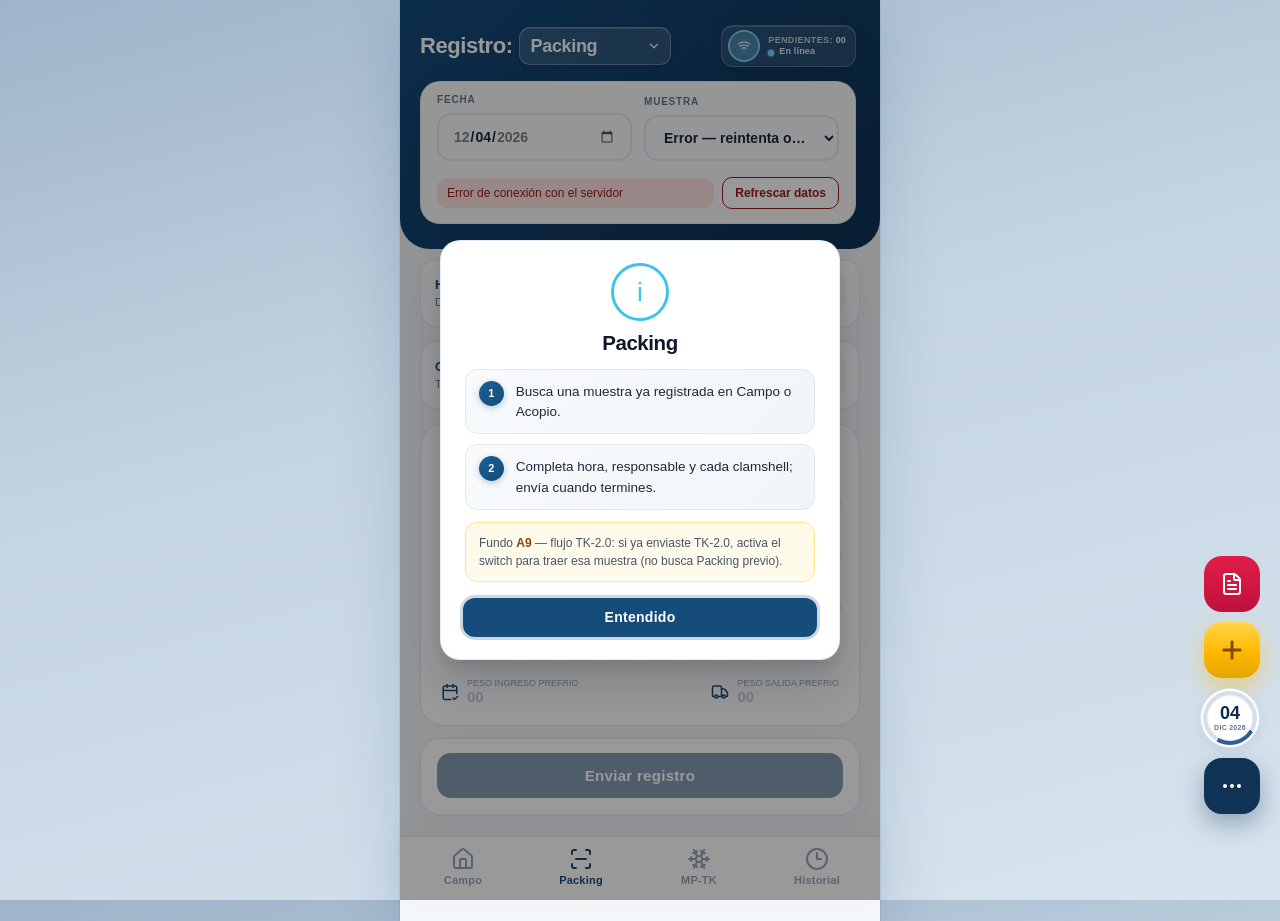
<file: modules/packing/index.html>
<!DOCTYPE html>
<html lang="es">
<head>
    <meta charset="UTF-8">
    <meta name="viewport" content="width=device-width, initial-scale=1.0, maximum-scale=1.0, user-scalable=no, viewport-fit=cover">
    <meta name="application-name" content="Muestras Web">
    <meta name="apple-mobile-web-app-title" content="Muestras Web">
    <meta name="theme-color" content="#164C7C">
    <meta name="mobile-web-app-capable" content="yes">
    <meta name="apple-mobile-web-app-capable" content="yes">
    <meta name="apple-mobile-web-app-status-bar-style" content="black-translucent">
    <meta name="format-detection" content="telephone=no, date=no, email=no, address=no">
    <title>Packing</title>
    <link rel="icon" href="../../assets/images/QA2026-2.0.png" type="image/png">
    <link rel="apple-touch-icon" href="../../assets/images/QA2026-2.0.png">
    <script src="../../core/icono-app.js"></script>
    <link rel="manifest" href="../../assets/manifest.json">
    <link rel="stylesheet" href="../../assets/styles.css">
</head>
<body class="packing-page">

    <header>
        <div class="header-top-row">
            <h2 class="header-title">
                <span class="header-title-prefix">Registro:</span>
                <select
                    id="header-packing-variante"
                    class="header-modulo-select header-modulo-pill--wide"
                    name="packingVariante"
                    aria-label="Variante de packing"
                    data-url-rc5="../packing-rc5/">
                    <option value="packing" selected>Packing</option>
                    <option value="packing-rc5">Packing RC5</option>
                </select>
            </h2>
            <div class="header-status-card is-online" id="header-status-card" aria-live="polite" aria-label="Pendientes y conexión">
                <div class="header-status-ring" aria-hidden="true">
                    <span class="header-status-ring-inner">
                        <i data-lucide="wifi" class="header-status-wifi" id="header-status-wifi"></i>
                    </span>
                </div>
                <div class="header-status-body">
                    <div class="header-status-pend">Pendientes: <span class="header-status-pend-num" id="header-pendientes-count">00</span></div>
                    <div class="header-status-conn">
                        <span class="header-status-conn-dot" aria-hidden="true"></span>
                        <span class="header-status-conn-text" id="header-conn-label">En línea</span>
                    </div>
                </div>
            </div>
        </div>

        <div class="meta-shell packing-meta-shell" id="packing-meta-shell">
            <div class="packing-meta-clip">
            <div class="packing-select-block" id="packing-select-block">
                <div class="packing-block-loader" id="packing-select-loader" hidden aria-live="polite">
                    <span class="packing-spinner" aria-hidden="true"></span>
                    <span class="packing-loader-text" id="packing-select-loader-msg">Cargando muestras…</span>
                </div>
                <div class="packing-select-row">
                    <div class="packing-select-cell">
                        <label class="meta-block-title" for="packing-fecha">Fecha</label>
                        <input class="meta-inp" id="packing-fecha" name="fecha" type="date" aria-label="Fecha del registro">
                    </div>
                    <div class="packing-select-cell">
                        <label class="meta-block-title" for="packing-muestra">Muestra</label>
                        <select class="meta-inp" id="packing-muestra" name="muestra" disabled aria-label="N° muestra y ensayo">
                            <option value="">Seleccionar fecha</option>
                        </select>
                    </div>
                </div>
                <div class="packing-status-wrap" id="packing-status-wrap" hidden>
                    <p class="packing-status-msg" id="packing-status"></p>
                    <button type="button" class="packing-status-retry-btn" id="packing-status-retry" hidden>
                        Refrescar datos
                    </button>
                </div>
            </div>

            <section class="packing-resumen is-empty" id="packing-resumen" aria-label="Resumen de datos">
                <div class="packing-preview-panel meta-preview" id="packing-preview" aria-live="polite">
                    <div class="packing-preview-loader" id="packing-preview-loader" hidden>
                        <span class="packing-spinner packing-spinner--lg" aria-hidden="true"></span>
                        <span class="packing-loader-text" id="packing-preview-loader-msg">Cargando datos…</span>
                        <span class="packing-loader-sub">Consultando la planilla, por favor espera</span>
                    </div>
                    <div class="packing-preview-body" id="packing-preview-body">
                        <div class="packing-chips-panel" id="packing-chips-panel">
                            <div class="packing-chips-box" id="packing-chips-box">
                                <div class="packing-chip packing-chip--traz">
                                    <span class="packing-chip-label">Etapa · Campo · Turno</span>
                                    <span class="packing-chip-value packing-chip-value--traz packing-chip-value--empty" id="pk-traz">--</span>
                                </div>
                                <div class="packing-chip">
                                    <span class="packing-chip-label">Variedad</span>
                                    <span class="packing-chip-value packing-chip-value--empty" id="pk-variedad">--</span>
                                </div>
                                <div class="packing-chip">
                                    <span class="packing-chip-label">Placa</span>
                                    <span class="packing-chip-value packing-chip-value--empty" id="pk-placa">--</span>
                                </div>
                            </div>
                        </div>
                    </div>
                </div>
            </section>
            </div>
            <button type="button" class="packing-resumen-fold-btn" id="packing-resumen-toggle" aria-expanded="true" aria-controls="packing-chips-box" title="Ocultar datos del registro" aria-label="Ocultar datos del registro" hidden>
                <i data-lucide="clipboard-list"></i>
            </button>
        </div>
    </header>

    <div class="container" id="packing-main" aria-label="Contenido packing">
        <div class="packing-flujo-tk20-row" id="packing-flujo-tk20-row" hidden>
            <div class="control-equitativo-bar packing-hora-bar packing-flujo-tk20-bar">
                <div class="control-equitativo-label">
                    <b>Flujo TK-2.0</b>
                    <span id="packing-flujo-tk20-hint">Campo AV · TK-2.0 FG</span>
                </div>
                <div class="control-equitativo-actions packing-flujo-tk20-actions">
                    <button type="button" class="packing-flujo-tk20-switch" id="packing-flujo-tk20-switch" role="switch" aria-checked="false" aria-label="Activar flujo TK-2.0 (Campo → TK-2.0 → Packing)" title="Indica que el packing viene del flujo TK-2.0">
                        <span class="packing-flujo-tk20-switch-track" aria-hidden="true">
                            <span class="packing-flujo-tk20-switch-thumb"></span>
                        </span>
                        <span class="packing-flujo-tk20-switch-text">OFF</span>
                    </button>
                </div>
            </div>
        </div>

        <div class="packing-hora-row is-disabled" id="packing-hora-row" aria-disabled="true">
            <div class="control-equitativo-bar packing-hora-bar">
                <div class="control-equitativo-label">
                    <b>Hora inicio recep.</b>
                    <span>Datos importantes en packing</span>
                </div>
                <div class="packing-hora-responsable-wrap">
                    <input class="packing-responsable-inp" id="packing-responsable" name="responsable" type="text" placeholder="Responsable" enterkeyhint="done" autocomplete="name" aria-label="Responsable" disabled>
                </div>
                <div class="control-equitativo-actions">
                    <input class="control-equitativo-btn packing-hora-inicio-inp" id="packing-hora-inicio" name="hora_inicio" type="time" enterkeyhint="done" aria-label="Hora inicio recepción">
                </div>
            </div>
        </div>

        <div class="control-equitativo-bar" id="control_equitativo_bar_packing">
            <div class="control-equitativo-label">
                <b>Control equitativo</b>
                <span>Temperatura y humedad para todos los clamshell</span>
            </div>
            <div class="control-equitativo-actions">
                <button type="button" class="control-equitativo-btn" id="btn_viaje_packing" disabled title="Selecciona una muestra" aria-label="Número de viaje packing">
                    <i data-lucide="truck"></i>
                </button>
                <button type="button" class="control-equitativo-btn" id="btn_temp_packing" disabled title="Selecciona una muestra" aria-label="Temperatura global packing">
                    <i data-lucide="thermometer"></i>
                </button>
                <button type="button" class="control-equitativo-btn" id="btn_hum_packing" disabled title="Selecciona una muestra" aria-label="Humedad global packing">
                    <i data-lucide="droplets"></i>
                </button>
            </div>
        </div>

        <div class="packing-cards-wrap is-disabled" id="packing-cards-wrap" aria-disabled="true"></div>

        <div class="campo-envio-bar packing-envio-bar" id="packing-envio-bar" role="region" aria-label="Enviar registro al servidor">
            <button type="button" class="btn-save btn-save-campo" id="btn-guardar-enviar-packing" disabled>
                Enviar registro
            </button>
        </div>
    </div>

    <div class="fab-menu" id="fab-menu-packing">
        <div class="fab-menu-actions">
            <button class="fab-mini fab-mini--sync" type="button" id="fab-packing-sync" aria-label="Actualizar app y planilla" title="Descarga la versión nueva de la app y sincroniza packing si hay internet. No borra borradores ni pendientes.">
                <i data-lucide="refresh-cw"></i>
            </button>
            <button class="fab-mini fab-mini--danger" type="button" id="fab-packing-borrar" aria-label="Limpiar inputs y borrador activo de packing" title="Vacía la captura activa; conserva otras muestras, pendientes, historial y funcionamiento offline.">
                <i data-lucide="trash-2"></i>
            </button>
            <button type="button" class="fab-mini fab-mini--registro" id="fab-packing-demo" aria-label="Datos de prueba packing" title="Llena demo en la muestra del selector. Cambia de muestra y vuelve a presionar para la siguiente.">
                <i data-lucide="flask-conical"></i>
            </button>
        </div>
        <button type="button" class="fab-pdf" id="fab-pdf-btn" aria-label="Generar PDF del registro">
            <svg xmlns="http://www.w3.org/2000/svg" width="24" height="24" viewBox="0 0 24 24" fill="none" stroke="currentColor" stroke-width="2" stroke-linecap="round" stroke-linejoin="round" data-lucide="file-text" aria-hidden="true" class="lucide lucide-file-text"><path d="M6 22a2 2 0 0 1-2-2V4a2 2 0 0 1 2-2h8a2.4 2.4 0 0 1 1.704.706l3.588 3.588A2.4 2.4 0 0 1 20 8v12a2 2 0 0 1-2 2z"></path><path d="M14 2v5a1 1 0 0 0 1 1h5"></path><path d="M10 9H8"></path><path d="M16 13H8"></path><path d="M16 17H8"></path></svg>
        </button>
        <button type="button" class="packing-agregar-fab" id="fab-packing-agregar" aria-label="Agregar clamshell" title="Seleccionar muestra para continuar por favor">
            <svg class="packing-agregar-plus fab-icon-svg" viewBox="0 0 24 24" aria-hidden="true">
                <path d="M12 5v14M5 12h14"></path>
            </svg>
            <span class="packing-agregar-badge" id="fab-packing-restante-badge">0</span>
        </button>
        <div class="fecha-ring-widget fecha-ring-widget--fab fecha-ring-widget--packing" id="packing-fecha-ring-widget" role="button" tabindex="0" aria-label="Fecha de hoy" title="">
            <div class="fecha-ring-circle" id="packing-fecha-ring-circle" aria-hidden="true"></div>
            <div class="fecha-ring-content">
                <span class="fecha-ring-day" id="fecha-ring-day-packing">--</span>
                <span class="fecha-ring-month" id="fecha-ring-month-packing">----</span>
            </div>
            <div class="fecha-ring-popover" id="packing-fecha-ring-popover" role="tooltip" hidden></div>
        </div>
        <button class="fab-options" id="fab-options-btn-packing" type="button" aria-label="Opciones rápidas packing" aria-expanded="false">
            <i data-lucide="ellipsis"></i>
        </button>
    </div>

    <div class="modal-overlay" id="packing-pesos-modal-overlay" aria-hidden="true">
        <div class="modal-content">
            <h2 id="packing-pesos-modal-title" style="margin-bottom: 16px; color: var(--primary);">Editar Clamshell #1</h2>
            <div class="packing-pesos-grid" id="packing_pesos_modal_body">
                <div class="form-group">
                    <label for="pk-inp-peso-recep">PESO RECEPCIÓN (g)</label>
                    <input type="number" id="pk-inp-peso-recep" step="0.1" placeholder="00" enterkeyhint="done" inputmode="decimal">
                </div>
                <div class="form-group">
                    <label for="pk-inp-peso-ing-gas">PESO I-GASIF. (g)</label>
                    <input type="number" id="pk-inp-peso-ing-gas" step="0.1" placeholder="00" enterkeyhint="done" inputmode="decimal">
                </div>
                <div class="form-group">
                    <label for="pk-inp-peso-sal-gas">PESO S-GASIF. (g)</label>
                    <input type="number" id="pk-inp-peso-sal-gas" step="0.1" placeholder="00" enterkeyhint="done" inputmode="decimal">
                </div>
                <div class="form-group">
                    <label for="pk-inp-peso-ing-pre">PESO INGRESO PREFRÍO (g)</label>
                    <input type="number" id="pk-inp-peso-ing-pre" step="0.1" placeholder="00" enterkeyhint="done" inputmode="decimal">
                </div>
                <div class="form-group packing-peso-row-full">
                    <label for="pk-inp-peso-sal-pre">PESO SALIDA PREFRÍO (g)</label>
                    <input type="number" id="pk-inp-peso-sal-pre" step="0.1" placeholder="00" enterkeyhint="done" inputmode="decimal">
                </div>
            </div>
            <div id="packing-pesos-alert" class="metric-inline-alert" style="display:none;"></div>
            <div class="metric-modal-foot">
                <button class="btn-secondary" type="button" id="packing-pesos-cancel">Cancelar</button>
                <button class="btn-save" type="button" id="packing-pesos-guardar">Guardar</button>
            </div>
        </div>
    </div>

    <div class="modal-overlay" id="packing-tiempos-modal-overlay" aria-hidden="true">
        <div class="modal-content">
            <h2 id="packing-tiempos-modal-title" style="margin-bottom: 16px; color: var(--primary);">Tiempos de la muestra (hora) · Clamshell #1</h2>
            <div class="metric-modal-body" id="packing_tiempos_modal_body">
                <div class="packing-tiempos-grid">
                    <div class="form-group">
                        <label for="pk-tiempo-recepcion">Recepción</label>
                        <input class="packing-tiempo-inp" id="pk-tiempo-recepcion" name="recepcion" type="time" enterkeyhint="done" aria-label="Recepción" disabled>
                    </div>
                    <div class="form-group">
                        <label for="pk-tiempo-ingreso-gas">Ingreso gasificado</label>
                        <input class="packing-tiempo-inp" id="pk-tiempo-ingreso-gas" name="ingreso_gasificado" type="time" enterkeyhint="done" aria-label="Ingreso gasificado" disabled>
                    </div>
                    <div class="form-group">
                        <label for="pk-tiempo-salida-gas">Salida gasificado</label>
                        <input class="packing-tiempo-inp" id="pk-tiempo-salida-gas" name="salida_gasificado" type="time" enterkeyhint="done" aria-label="Salida gasificado" disabled>
                    </div>
                    <div class="form-group">
                        <label for="pk-tiempo-ingreso-pre">Ingreso prefrío</label>
                        <input class="packing-tiempo-inp" id="pk-tiempo-ingreso-pre" name="ingreso_prefrio" type="time" enterkeyhint="done" aria-label="Ingreso prefrío" disabled>
                    </div>
                </div>
                <div class="form-group packing-tiempo-row-full">
                    <label for="pk-tiempo-salida-pre">Salida prefrío</label>
                    <input class="packing-tiempo-inp" id="pk-tiempo-salida-pre" name="salida_prefrio" type="time" enterkeyhint="done" aria-label="Salida prefrío" disabled>
                </div>
                <div id="packing-tiempos-alert" class="metric-inline-alert" style="display:none;"></div>
            </div>
            <div class="metric-modal-foot">
                <button class="btn-secondary" type="button" id="packing-tiempos-cancel">Cancelar</button>
                <button class="btn-save" type="button" id="packing-tiempos-guardar">Guardar</button>
            </div>
        </div>
    </div>

    <div class="modal-overlay is-readonly-view" id="packing-presion-modal-overlay" aria-hidden="true">
        <div class="modal-content">
            <h2 id="packing-presion-modal-title">Presión vapor</h2>
            <div class="metric-modal-body" id="packing-presion-modal-body"></div>
            <div class="metric-modal-foot">
                <button class="btn-secondary" type="button" id="packing-presion-cancel">Cancelar</button>
            </div>
        </div>
    </div>

    <div class="modal-overlay" id="packing-observation-modal-overlay" aria-hidden="true">
        <div class="modal-content">
            <h2 id="packing-observation-modal-title" style="margin-bottom: 16px; color: var(--primary);">Observación</h2>
            <div class="form-group">
                <label for="packing-visual-observation">OBSERVACIÓN DEL CLAMSHELL</label>
                <input type="text" id="packing-visual-observation" placeholder="Opcional: incidencia, comentario, condición de packing" enterkeyhint="done">
            </div>
            <div class="metric-modal-foot">
                <button class="btn-secondary" type="button" id="packing-observation-cancel">Cancelar</button>
                <button class="btn-save" type="button" id="packing-observation-guardar">Guardar</button>
            </div>
        </div>
    </div>

    <nav id="main-bottom-nav">
        <a class="nav-btn nav-link" id="nav-campo" data-nav-index="0" href="../campo/" aria-label="Campo">
            <i data-lucide="house"></i>
            <span>Campo</span>
        </a>
        <a class="nav-btn nav-link active" id="nav-packing" data-nav-index="1" href="./" aria-label="Packing">
            <i data-lucide="scan-line"></i>
            <span>Packing</span>
        </a>
        <a class="nav-btn nav-link" id="nav-mp-tk" data-nav-index="2" href="../mp-tk/" aria-label="MP-TK">
            <i data-lucide="snowflake"></i>
            <span>MP-TK</span>
        </a>
        <a class="nav-btn nav-link" id="nav-historial" data-nav-index="3" href="../historial/" aria-label="Historial">
            <i data-lucide="clock-3"></i>
            <span>Historial</span>
        </a>
    </nav>

    <div class="modal-overlay" id="packing-viaje-modal-overlay" aria-hidden="true">
        <div class="modal-content">
            <h2 style="margin-bottom: 16px; color: var(--primary);">N° viaje</h2>
            <div class="form-group">
                <label for="packing-n-viaje-inp">N° VIAJE</label>
                <input type="text" id="packing-n-viaje-inp" name="n_viaje" placeholder="Ej. 12" enterkeyhint="done" maxlength="2" autocomplete="off">
            </div>
            <div class="metric-modal-foot">
                <button class="btn-secondary" type="button" id="btn_cancel_viaje_packing">Cancelar</button>
                <button class="btn-save" type="button" id="btn_save_viaje_packing">Guardar</button>
            </div>
        </div>
    </div>

    <div class="modal-overlay" id="control_global_modal_overlay_packing" aria-hidden="true">
        <div class="modal-content">
            <h2 id="control_global_modal_title_packing" style="margin-bottom: 16px; color: var(--primary);">Control equitativo</h2>
            <div class="metric-modal-body" id="control_global_modal_body_packing"></div>
            <p class="packing-control-hint" style="margin:14px 0 14px;font-size:9.5px;line-height:1.15;color:#c62828;font-weight:500;white-space:nowrap;text-align:center;">
                Revisar: la presión V. ambiental siempre debe ser menor que presión V. fruta.
            </p>
            <div class="metric-modal-foot">
                <button class="btn-secondary" type="button" id="btn_cancel_control_global_packing">Cancelar</button>
                <button class="btn-save" type="button" id="btn_save_control_global_packing">Guardar</button>
            </div>
        </div>
    </div>

    <div class="modal-overlay" id="time-picker-modal-overlay">
        <div class="time-picker-modal">
            <div class="time-picker-head">
                <div class="time-picker-title">Seleccionar hora</div>
                <input type="text" class="time-picker-current" id="time-picker-current" value="--:--" maxlength="5" placeholder="HH:MM" aria-label="Escribir hora" title="Toca para escribir la hora con teclado" autocomplete="off" spellcheck="false">
            </div>
            <div class="time-picker-wheel">
                <div class="time-picker-col">
                    <button type="button" class="time-picker-step" id="time-picker-hour-up" aria-label="Subir hora">▲</button>
                    <div class="time-picker-value" id="time-picker-hour">00</div>
                    <button type="button" class="time-picker-step" id="time-picker-hour-down" aria-label="Bajar hora">▼</button>
                </div>
                <div class="time-picker-sep">:</div>
                <div class="time-picker-col">
                    <button type="button" class="time-picker-step" id="time-picker-minute-up" aria-label="Subir minuto">▲</button>
                    <div class="time-picker-value" id="time-picker-minute">00</div>
                    <button type="button" class="time-picker-step" id="time-picker-minute-down" aria-label="Bajar minuto">▼</button>
                </div>
            </div>
            <div class="time-picker-actions">
                <button type="button" class="btn-secondary" id="time-picker-now">Tomar hora exacta</button>
                <button type="button" class="btn-secondary" id="time-picker-cancel">Cancelar</button>
                <button type="button" class="btn-save" id="time-picker-apply">Tomar hora</button>
            </div>
        </div>
    </div>

    <div class="modal-overlay pdf-modal-overlay" id="pdf-modal-overlay" role="dialog" aria-labelledby="pdf-modal-title" aria-modal="true">
        <div class="modal-content pdf-modal-content">
            <div class="pdf-modal-head">
                <div id="pdf-modal-title" class="pdf-modal-title-wrap" role="heading" aria-level="2">Vista previa PDF</div>
                <button type="button" class="pdf-modal-close" id="pdf-btn-cerrar" aria-label="Cerrar vista previa">
                    <i data-lucide="x"></i>
                </button>
            </div>
            <div class="pdf-preview-zoom-bar" id="pdf-preview-zoom-bar">
                <button type="button" class="pdf-zoom-btn" id="pdf-zoom-out" aria-label="Alejar">−</button>
                <span class="pdf-zoom-label" id="pdf-zoom-label">100%</span>
                <button type="button" class="pdf-zoom-btn" id="pdf-zoom-in" aria-label="Acercar">+</button>
                <button type="button" class="pdf-zoom-btn pdf-zoom-btn--reset" id="pdf-zoom-reset">Ajustar</button>
                <span class="pdf-zoom-hint">Pellizca con dos dedos para zoom</span>
            </div>
            <div class="pdf-preview-stage" id="pdf-preview-stage">
                <embed id="pdf-preview-embed" type="application/pdf" class="pdf-preview-embed" hidden title="Vista previa PDF">
                <div class="pdf-preview-loading" id="pdf-preview-loading">
                    <span class="pdf-preview-loading-spinner" aria-hidden="true"></span>
                    <span>Cargando vista previa…</span>
                </div>
                <div class="pdf-preview-scaler" id="pdf-preview-scaler">
                    <div class="pdf-preview-pages" id="pdf-preview-pages"></div>
                </div>
                <div class="pdf-preview-fallback" id="pdf-preview-fallback" hidden>
                    <i data-lucide="file-text" class="pdf-preview-fallback-icon" aria-hidden="true"></i>
                    <p class="pdf-preview-fallback-title">No se pudo mostrar la vista previa</p>
                    <p class="pdf-preview-fallback-hint">El PDF sí se generó. Usa <strong>Descargar</strong>, <strong>WhatsApp</strong> o ábrelo en el visor del teléfono.</p>
                    <button type="button" class="btn-save pdf-preview-open-btn" id="pdf-btn-abrir">Abrir PDF</button>
                </div>
            </div>
            <div class="pdf-modal-actions">
                <button type="button" class="btn-save pdf-action-btn" id="pdf-btn-descargar">
                    <i data-lucide="download"></i>
                    Descargar
                </button>
                <button type="button" class="btn-save pdf-action-btn pdf-action-btn--wsp" id="pdf-btn-wsp">
                    <i data-lucide="message-circle"></i>
                    WhatsApp
                </button>
            </div>
        </div>
    </div>

    <script src="../../core/script.js"></script>
    <script src="../../core/nav-persist-draft.js"></script>
    <script src="../../core/mensajes-usuario.js"></script>
    <script src="../../core/fundo-flujo-tk20.js"></script>
    <script src="../../assets/librerias/lucide.min.js"></script>
    <script src="../../assets/librerias/sweetalert2.all.min.js"></script>
    <link rel="stylesheet" href="../../core/flujo-bienvenida.css">
    <script src="../../core/flujo-bienvenida.js"></script>
    <script src="../../core/time-picker.js"></script>
    <script src="../../assets/librerias/jspdf.umd.min.js"></script>
    <script src="../../assets/librerias/pdf.min.js"></script>
    <script src="../../core/api-config.js"></script>
    <script src="../../core/fecha-operativa.js"></script>
    <script src="../../core/network.js"></script>
    <script src="./packing-variante-nav.js"></script>
    <script src="./packing.js"></script>
    <script src="../../core/pdf-nombre.js"></script>
    <script src="../../core/pdf-preview-live.js"></script>
    <script src="./packing-pdf.js"></script>
    <script src="../../core/hist-pdf-store.js"></script>
    <script src="../../core/hist-pdf-envio.js"></script>
</body>
</html>
</file>
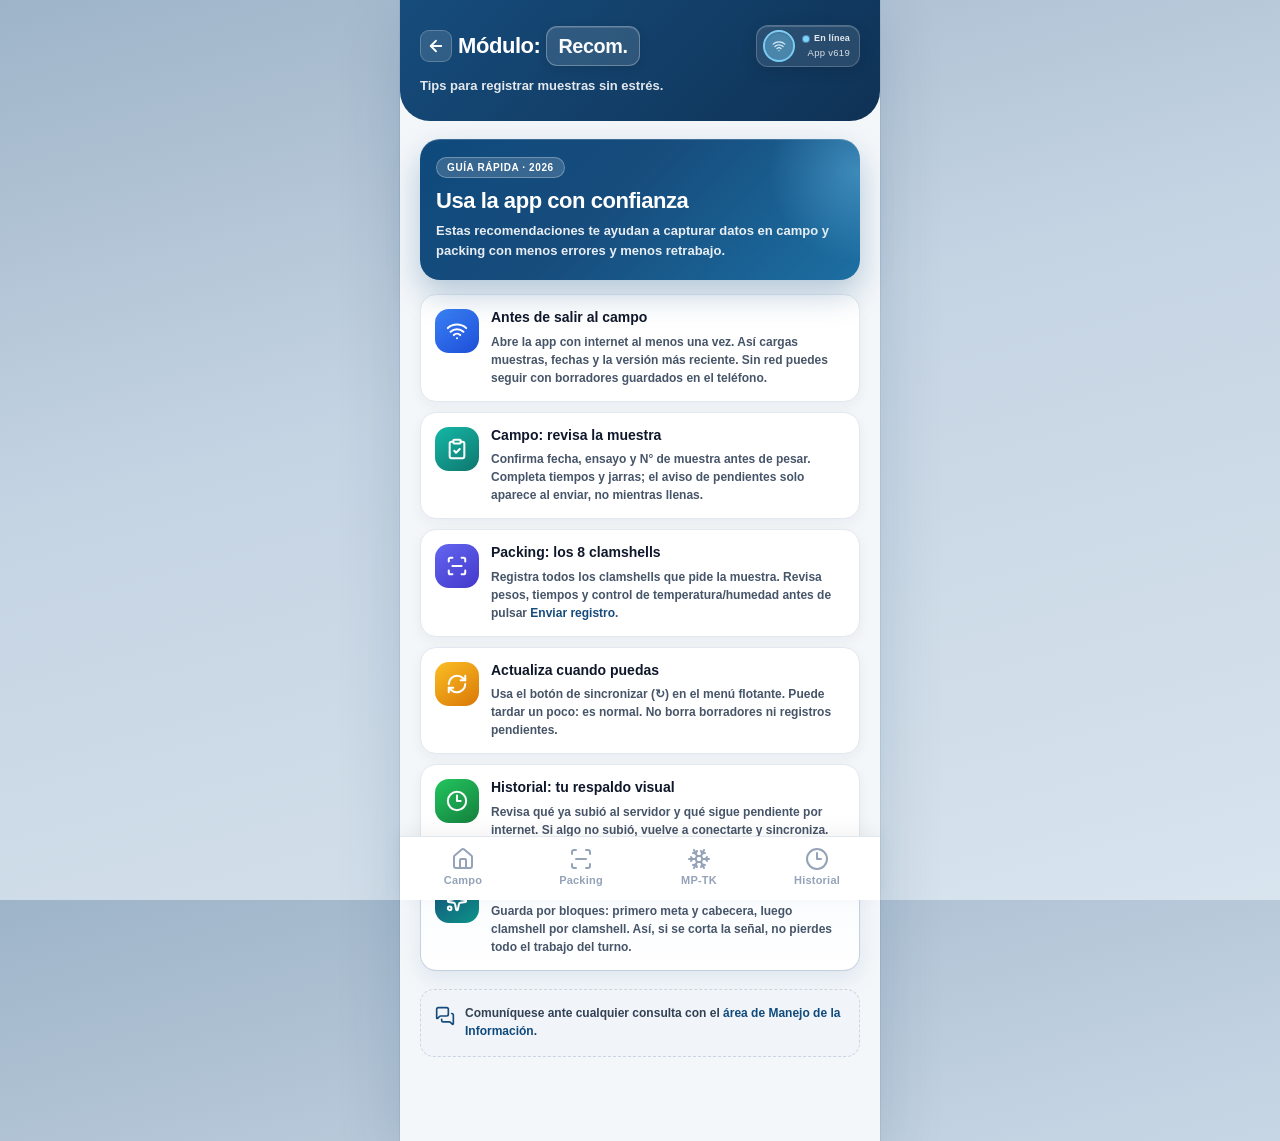
<file: modules/recomendaciones/index.html>
<!DOCTYPE html>
<html lang="es">
<head>
    <meta charset="UTF-8">
    <meta name="viewport" content="width=device-width, initial-scale=1.0, maximum-scale=1.0, user-scalable=no, viewport-fit=cover">
    <meta name="application-name" content="Muestras Web">
    <meta name="apple-mobile-web-app-title" content="Muestras Web">
    <meta name="theme-color" content="#164C7C">
    <meta name="mobile-web-app-capable" content="yes">
    <meta name="apple-mobile-web-app-capable" content="yes">
    <meta name="apple-mobile-web-app-status-bar-style" content="black-translucent">
    <meta name="format-detection" content="telephone=no, date=no, email=no, address=no">
    <title>Recomendaciones</title>
    <link rel="icon" href="../../assets/images/QA2026-2.0.png" type="image/png">
    <link rel="apple-touch-icon" href="../../assets/images/QA2026-2.0.png">
    <script src="../../core/icono-app.js"></script>
    <link rel="manifest" href="../../assets/manifest.json">
    <link rel="stylesheet" href="../../assets/styles.css">
</head>
<body class="modulo-aux-page">

    <header>
        <div class="header-top-row">
            <h2 class="header-title">
                <a class="modulo-header-back" href="../historial/" aria-label="Volver al historial">
                    <i data-lucide="arrow-left" aria-hidden="true"></i>
                </a>
                <span class="header-title-prefix">Módulo:</span>
                <span class="header-modulo-pill" title="Recomendaciones">Recom.</span>
            </h2>
            <div class="header-status-card header-status-card--solo-conn is-online" id="rec-header-status" aria-live="polite" aria-label="Conexión">
                <div class="header-status-ring" aria-hidden="true">
                    <span class="header-status-ring-inner">
                        <i data-lucide="wifi" class="header-status-wifi" id="rec-header-wifi"></i>
                    </span>
                </div>
                <div class="header-status-body">
                    <div class="header-status-conn">
                        <span class="header-status-conn-dot" aria-hidden="true"></span>
                        <span class="header-status-conn-text" id="rec-conn-label">En línea</span>
                    </div>
                    <span class="header-app-version" id="rec-app-version" aria-label="Versión de la aplicación"></span>
                </div>
            </div>
        </div>
        <p class="modulo-header-desc">Tips para registrar muestras sin estrés.</p>
    </header>

    <div class="container modulo-aux-wrap rec-page">
        <section class="rec-hero" aria-labelledby="rec-hero-title">
            <span class="rec-hero-badge">Guía rápida · 2026</span>
            <h1 class="rec-hero-title" id="rec-hero-title">Usa la app con confianza</h1>
            <p class="rec-hero-lead">Estas recomendaciones te ayudan a capturar datos en campo y packing con menos errores y menos retrabajo.</p>
        </section>

        <section class="rec-tips" aria-label="Recomendaciones de uso">
            <article class="rec-tip-card">
                <div class="rec-tip-icon rec-tip-icon--blue" aria-hidden="true">
                    <i data-lucide="wifi"></i>
                </div>
                <div class="rec-tip-body">
                    <h2>Antes de salir al campo</h2>
                    <p>Abre la app con internet al menos una vez. Así cargas muestras, fechas y la versión más reciente. Sin red puedes seguir con borradores guardados en el teléfono.</p>
                </div>
            </article>

            <article class="rec-tip-card">
                <div class="rec-tip-icon rec-tip-icon--teal" aria-hidden="true">
                    <i data-lucide="clipboard-check"></i>
                </div>
                <div class="rec-tip-body">
                    <h2>Campo: revisa la muestra</h2>
                    <p>Confirma fecha, ensayo y N° de muestra antes de pesar. Completa tiempos y jarras; el aviso de pendientes solo aparece al enviar, no mientras llenas.</p>
                </div>
            </article>

            <article class="rec-tip-card">
                <div class="rec-tip-icon rec-tip-icon--indigo" aria-hidden="true">
                    <i data-lucide="scan-line"></i>
                </div>
                <div class="rec-tip-body">
                    <h2>Packing: los 8 clamshells</h2>
                    <p>Registra todos los clamshells que pide la muestra. Revisa pesos, tiempos y control de temperatura/humedad antes de pulsar <strong>Enviar registro</strong>.</p>
                </div>
            </article>

            <article class="rec-tip-card">
                <div class="rec-tip-icon rec-tip-icon--amber" aria-hidden="true">
                    <i data-lucide="refresh-cw"></i>
                </div>
                <div class="rec-tip-body">
                    <h2>Actualiza cuando puedas</h2>
                    <p>Usa el botón de sincronizar (↻) en el menú flotante. Puede tardar un poco: es normal. No borra borradores ni registros pendientes.</p>
                </div>
            </article>

            <article class="rec-tip-card">
                <div class="rec-tip-icon rec-tip-icon--green" aria-hidden="true">
                    <i data-lucide="clock-3"></i>
                </div>
                <div class="rec-tip-body">
                    <h2>Historial: tu respaldo visual</h2>
                    <p>Revisa qué ya subió al servidor y qué sigue pendiente por internet. Si algo no subió, vuelve a conectarte y sincroniza.</p>
                </div>
            </article>

            <article class="rec-tip-card rec-tip-card--highlight">
                <div class="rec-tip-icon rec-tip-icon--spark" aria-hidden="true">
                    <i data-lucide="sparkles"></i>
                </div>
                <div class="rec-tip-body">
                    <h2>Tip top del día</h2>
                    <p>Guarda por bloques: primero meta y cabecera, luego clamshell por clamshell. Así, si se corta la señal, no pierdes todo el trabajo del turno.</p>
                </div>
            </article>
        </section>

        <footer class="rec-footer">
            <i data-lucide="messages-square" class="rec-footer-icon" aria-hidden="true"></i>
            <p>Comuníquese ante cualquier consulta con el <strong>área de Manejo de la Información</strong>.</p>
        </footer>

    </div>

    <nav id="main-bottom-nav">
        <a class="nav-btn nav-link" id="nav-campo" data-nav-index="0" href="../campo/" aria-label="Campo">
            <i data-lucide="house"></i>
            <span>Campo</span>
        </a>
        <a class="nav-btn nav-link" id="nav-packing" data-nav-index="1" href="../packing/" aria-label="Packing">
            <i data-lucide="scan-line"></i>
            <span>Packing</span>
        </a>
        <a class="nav-btn nav-link" id="nav-mp-tk" data-nav-index="2" href="../mp-tk/" aria-label="MP-TK">
            <i data-lucide="snowflake"></i>
            <span>MP-TK</span>
        </a>
        <a class="nav-btn nav-link" id="nav-historial" data-nav-index="3" href="../historial/" aria-label="Historial">
            <i data-lucide="clock-3"></i>
            <span>Historial</span>
        </a>
    </nav>

    <script src="../../core/app-version.js"></script>
    <script src="../../core/script.js"></script>
    <script src="../../assets/librerias/lucide.min.js"></script>
    <script>
        if (window.lucide && typeof window.lucide.createIcons === 'function') {
            window.lucide.createIcons();
        }

        function actualizarHeaderRecomendaciones() {
            const card = document.getElementById('rec-header-status');
            const label = document.getElementById('rec-conn-label');
            const wifi = document.getElementById('rec-header-wifi');
            const on = navigator.onLine;
            if (card) {
                card.classList.toggle('is-online', on);
                card.classList.toggle('is-offline', !on);
            }
            if (label) label.textContent = on ? 'En línea' : 'Sin internet';
            if (wifi) {
                wifi.setAttribute('data-lucide', on ? 'wifi' : 'wifi-off');
                if (window.lucide && typeof window.lucide.createIcons === 'function') {
                    window.lucide.createIcons();
                }
            }
        }

        function mostrarVersionAppRecomendaciones() {
            const el = document.getElementById('rec-app-version');
            if (!el) return;
            const v = String(window.APP_VERSION || '').trim();
            el.textContent = v ? ('App ' + v) : 'App sin versión';
        }

        actualizarHeaderRecomendaciones();
        mostrarVersionAppRecomendaciones();
        window.addEventListener('online', actualizarHeaderRecomendaciones);
        window.addEventListener('offline', actualizarHeaderRecomendaciones);
    </script>
</body>
</html>
</file>
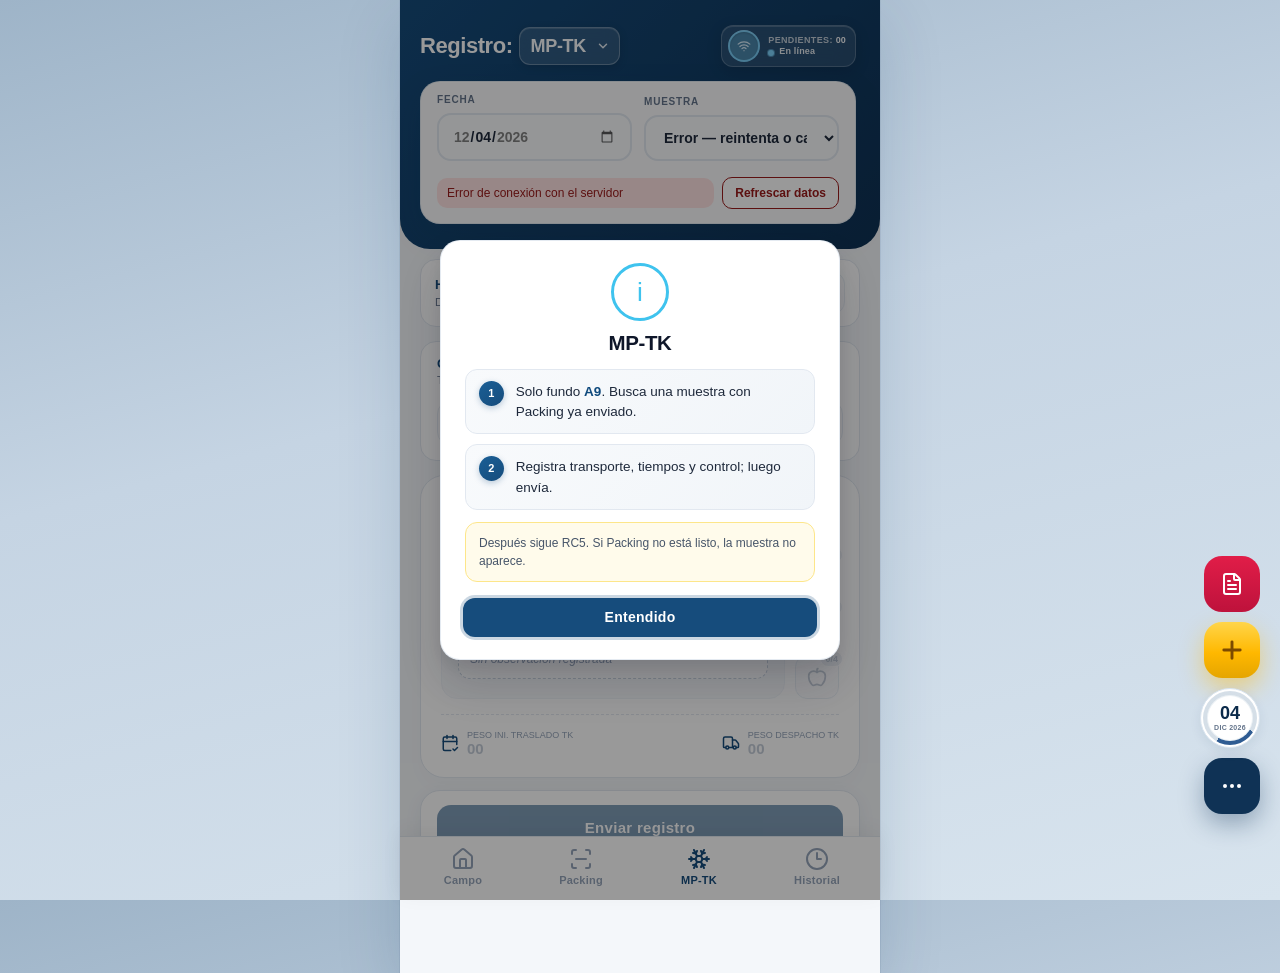
<file: modules/tk-2.0/index.html>
<!DOCTYPE html>
<html lang="es">
<head>
    <meta charset="UTF-8">
    <meta name="viewport" content="width=device-width, initial-scale=1.0, maximum-scale=1.0, user-scalable=no, viewport-fit=cover">
    <meta name="application-name" content="Muestras Web">
    <meta name="apple-mobile-web-app-title" content="Muestras Web">
    <meta name="theme-color" content="#164C7C">
    <meta name="mobile-web-app-capable" content="yes">
    <meta name="apple-mobile-web-app-capable" content="yes">
    <meta name="apple-mobile-web-app-status-bar-style" content="black-translucent">
    <meta name="format-detection" content="telephone=no, date=no, email=no, address=no">
    <title>TK-2.0</title>
    <link rel="icon" href="../../assets/images/QA2026-2.0.png" type="image/png">
    <link rel="apple-touch-icon" href="../../assets/images/QA2026-2.0.png">
    <script src="../../core/icono-app.js"></script>
    <link rel="manifest" href="../../assets/manifest.json">
    <link rel="stylesheet" href="../../assets/styles.css">
</head>
<body class="packing-page mptk-page mptk-formato-20-page" data-mptk-formato="2.0">

    <header>
        <div class="header-top-row">
            <h2 class="header-title">
                <span class="header-title-prefix">Registro:</span>
                <select
                    class="header-modulo-select header-modulo-pill--wide"
                    id="mptk-formato"
                    name="formato"
                    aria-label="Formato de registro"
                    data-url-mp-tk="../mp-tk/"
                    data-url-tk20="./">
                    <option value="1.0">MP-TK</option>
                    <option value="2.0">TK-2.0</option>
                </select>
            </h2>
            <div class="header-status-card is-online" id="header-status-card" aria-live="polite" aria-label="Pendientes y conexión">
                <div class="header-status-ring" aria-hidden="true">
                    <span class="header-status-ring-inner">
                        <i data-lucide="wifi" class="header-status-wifi" id="header-status-wifi"></i>
                    </span>
                </div>
                <div class="header-status-body">
                    <div class="header-status-pend">Pendientes: <span class="header-status-pend-num" id="header-pendientes-count">00</span></div>
                    <div class="header-status-conn">
                        <span class="header-status-conn-dot" aria-hidden="true"></span>
                        <span class="header-status-conn-text" id="header-conn-label">En línea</span>
                    </div>
                </div>
            </div>
        </div>

        <div class="meta-shell packing-meta-shell" id="mptk-meta-shell">
            <div class="packing-meta-clip">
            <div class="packing-select-block" id="mptk-select-block">
                <div class="packing-block-loader" id="mptk-select-loader" hidden aria-live="polite">
                    <span class="packing-spinner" aria-hidden="true"></span>
                    <span class="packing-loader-text" id="mptk-select-loader-msg">Cargando muestras…</span>
                </div>
                <div class="packing-select-row">
                    <div class="packing-select-cell">
                        <label class="meta-block-title" for="mptk-fecha">Fecha</label>
                        <input class="meta-inp" id="mptk-fecha" name="fecha" type="date" aria-label="Fecha del registro">
                    </div>
                    <div class="packing-select-cell">
                        <label class="meta-block-title" for="mptk-muestra">Muestra</label>
                        <select class="meta-inp" id="mptk-muestra" name="muestra" disabled aria-label="N° muestra y ensayo">
                            <option value="">Seleccionar fecha</option>
                        </select>
                    </div>
                </div>
                <div class="packing-status-wrap" id="mptk-status-wrap" hidden>
                    <p class="packing-status-msg" id="mptk-status"></p>
                    <button type="button" class="packing-status-retry-btn" id="mptk-status-retry" hidden>
                        Refrescar datos
                    </button>
                </div>
            </div>

            <section class="packing-resumen is-empty" id="mptk-resumen" aria-label="Resumen de datos">
                <div class="packing-preview-panel meta-preview" id="mptk-preview" aria-live="polite">
                    <div class="packing-preview-loader" id="mptk-preview-loader" hidden>
                        <span class="packing-spinner packing-spinner--lg" aria-hidden="true"></span>
                        <span class="packing-loader-text" id="mptk-preview-loader-msg">Cargando datos…</span>
                        <span class="packing-loader-sub">Consultando la planilla, por favor espera</span>
                    </div>
                    <div class="packing-preview-body" id="mptk-preview-body">
                        <div class="packing-chips-panel" id="mptk-chips-panel">
                            <div class="packing-chips-box" id="mptk-chips-box">
                                <div class="packing-chip packing-chip--traz">
                                    <span class="packing-chip-label">Etapa · Campo · Turno</span>
                                    <span class="packing-chip-value packing-chip-value--traz packing-chip-value--empty" id="mptk-traz">--</span>
                                </div>
                                <div class="packing-chip">
                                    <span class="packing-chip-label">Variedad</span>
                                    <span class="packing-chip-value packing-chip-value--empty" id="mptk-variedad">--</span>
                                </div>
                                <div class="packing-chip">
                                    <span class="packing-chip-label">Placa</span>
                                    <span class="packing-chip-value packing-chip-value--empty" id="mptk-placa">--</span>
                                </div>
                            </div>
                        </div>
                    </div>
                </div>
            </section>
            </div>
            <button type="button" class="packing-resumen-fold-btn" id="mptk-resumen-toggle" aria-expanded="true" aria-controls="mptk-chips-box" title="Ocultar datos del registro" aria-label="Ocultar datos del registro" hidden>
                <i data-lucide="clipboard-list"></i>
            </button>
        </div>
    </header>

    <div class="container mptk-formato-20-wrap" id="tk20-main" aria-label="TK 2.0">
        <div class="packing-hora-row is-disabled" id="tk2_hora_row" aria-disabled="true">
            <div class="control-equitativo-bar packing-hora-bar">
                <div class="control-equitativo-label">
                    <b>Hora inicio recep.</b>
                    <span>Datos importantes en TK-2.0</span>
                </div>
                <div class="packing-hora-responsable-wrap">
                    <input class="packing-responsable-inp" id="tk2_responsable" name="tk2_responsable" type="text" placeholder="Responsable" enterkeyhint="done" autocomplete="name" aria-label="Responsable" disabled>
                </div>
                <div class="control-equitativo-actions">
                    <button type="button" class="control-equitativo-btn" id="tk2_btn_transporte" title="Placa, guía y acopio" aria-label="Datos de transporte" disabled>
                        <i data-lucide="truck"></i>
                    </button>
                </div>
            </div>
        </div>

        <section class="tk20-etapa-block" id="tk20-etapa-llegada" aria-label="Llegada Fruta Acopio">
            <div class="control-equitativo-bar is-disabled" id="tk2_control_bar_llegada" aria-disabled="true">
                <div class="control-equitativo-label">
                    <b>Control - Llegada Fruta Acopio</b>
                    <span>Temperatura y humedad para el registro</span>
                </div>
                <div class="control-equitativo-actions">
                    <button type="button" class="control-equitativo-btn" id="tk2_btn_temp_llegada" title="Temperatura llegada fruta acopio" aria-label="Temperatura llegada fruta acopio" disabled>
                        <i data-lucide="snowflake"></i>
                    </button>
                    <button type="button" class="control-equitativo-btn" id="tk2_btn_hum_llegada" title="Humedad relativa" aria-label="Humedad" disabled>
                        <i data-lucide="droplets"></i>
                    </button>
                </div>
            </div>
            <div class="packing-cards-wrap is-disabled" id="tk20-cards-llegada" aria-disabled="true"></div>
        </section>

        <section class="tk20-etapa-block" id="tk20-etapa-traslado" aria-label="Control Inicio de traslado">
            <div class="control-equitativo-bar is-disabled" id="tk2_control_bar_traslado" aria-disabled="true">
                <div class="control-equitativo-label">
                    <b>Control - Inicio de traslado</b>
                    <span>Temperatura y humedad para el registro</span>
                </div>
                <div class="control-equitativo-actions">
                    <button type="button" class="control-equitativo-btn" id="tk2_btn_temp_traslado" title="Temperatura inicio de traslado" aria-label="Temperatura inicio de traslado" disabled>
                        <i data-lucide="snowflake"></i>
                    </button>
                    <button type="button" class="control-equitativo-btn" id="tk2_btn_hum_traslado" title="Humedad relativa" aria-label="Humedad" disabled>
                        <i data-lucide="droplets"></i>
                    </button>
                </div>
            </div>
            <div class="packing-cards-wrap is-disabled" id="packing-cards-wrap" aria-disabled="true"></div>
        </section>

        <div class="campo-envio-bar packing-envio-bar is-disabled" id="tk2_envio_bar" role="region" aria-label="Enviar registro al servidor">
            <button type="button" class="btn-save btn-save-campo" id="tk2_btn_enviar" disabled>
                Enviar registro
            </button>
        </div>
    </div>

    <div class="modal-overlay" id="tk2_pesos_modal" aria-hidden="true">
        <div class="modal-content">
            <h2 id="tk2_pesos_modal_title" style="margin-bottom: 16px; color: var(--primary);">Pesos visuales · Inicio de traslado #1</h2>
            <p class="tk20-pesos-modal-sub">8 clamshell en (g)</p>
            <div class="tk20-pesos-modal-grid" id="tk2_pesos_modal_body"></div>
            <div id="tk2_pesos_alert" class="metric-inline-alert" style="display:none;"></div>
            <div class="metric-modal-foot">
                <button class="btn-secondary" type="button" id="tk2_pesos_modal_cancel">Cancelar</button>
                <button class="btn-save" type="button" id="tk2_pesos_modal_guardar">Guardar</button>
            </div>
        </div>
    </div>

    <div class="modal-overlay" id="tk2_presion_modal" aria-hidden="true">
        <div class="modal-content">
            <h2 id="tk2_presion_modal_title" class="tk20-modal-title">Presión de vapor (Kpa)</h2>
            <div class="metric-modal-body" id="tk2_presion_modal_body"></div>
            <div class="metric-modal-foot">
                <button class="btn-secondary" type="button" id="tk2_presion_modal_cancel">Cancelar</button>
                <button class="btn-save" type="button" id="tk2_presion_modal_guardar">Guardar</button>
            </div>
        </div>
    </div>

    <div class="modal-overlay" id="tk2_obs_modal" aria-hidden="true">
        <div class="modal-content">
            <h2 id="tk2_obs_modal_title" style="margin-bottom: 16px; color: var(--primary);">Observación</h2>
            <div class="form-group">
                <label for="tk2_observacion">OBSERVACIÓN DEL CLAMSHELL</label>
                <input type="text" id="tk2_observacion" name="tk2_observacion" data-field="tk2_observacion" placeholder="Opcional: incidencia, comentario" enterkeyhint="done">
            </div>
            <div class="metric-modal-foot">
                <button class="btn-secondary" type="button" id="tk2_obs_modal_cancel">Cancelar</button>
                <button class="btn-save" type="button" id="tk2_obs_modal_guardar">Guardar</button>
            </div>
        </div>
    </div>

    <div class="modal-overlay" id="tk2_transporte_modal" aria-hidden="true">
        <div class="modal-content">
            <h2 id="tk2_transporte_modal_title" style="margin-bottom: 16px; color: var(--primary);">Transporte · Acopio</h2>
            <div class="metric-modal-body" id="tk2_transporte_modal_body">
                <div class="form-group">
                    <label class="meta-block-title" for="tk2_placa">Placa del vehículo</label>
                    <input class="meta-inp" id="tk2_placa" name="tk2_placa" type="text" placeholder="Ej. 9967-OK" enterkeyhint="done" autocomplete="off" aria-label="Placa del vehículo">
                </div>
                <div class="tk2-transporte-guia-row">
                    <div class="form-group">
                        <label class="meta-block-title" for="tk2_guia_remision">Guía de remisión de acopio campo</label>
                        <input class="meta-inp" id="tk2_guia_remision" name="tk2_guia_remision" type="text" placeholder="Ej. 208353" enterkeyhint="done" autocomplete="off" aria-label="Guía de remisión">
                    </div>
                    <div class="form-group tk2-transporte-acopio-cell">
                        <label class="meta-block-title" for="tk2_acopio">Acopio</label>
                        <select class="meta-inp meta-inp--acopio" id="tk2_acopio" name="tk2_acopio" aria-label="Acopio">
                            <option value="">Seleccionar acopio</option>
                        </select>
                    </div>
                </div>
            </div>
            <div class="metric-modal-foot">
                <button class="btn-secondary" type="button" id="tk2_transporte_modal_cancel">Cancelar</button>
                <button class="btn-save" type="button" id="tk2_transporte_modal_guardar">Guardar</button>
            </div>
        </div>
    </div>

    <div class="modal-overlay" id="tk2_control_modal" aria-hidden="true">
        <div class="modal-content">
            <h2 id="tk2_control_modal_title" class="tk20-modal-title">Control equitativo</h2>
            <div class="metric-modal-body" id="tk2_control_modal_body"></div>
            <p class="packing-control-hint tk20-control-hint">Revisar: la presión V. ambiental siempre debe ser menor que presión V. fruta.</p>
            <div class="metric-modal-foot">
                <button class="btn-secondary" type="button" id="tk2_control_modal_cancel">Cancelar</button>
                <button class="btn-save" type="button" id="tk2_control_modal_guardar">Guardar</button>
            </div>
        </div>
    </div>

    <div class="modal-overlay" id="time-picker-modal-overlay">
        <div class="time-picker-modal">
            <div class="time-picker-head">
                <div class="time-picker-title">Seleccionar hora</div>
                <input type="text" class="time-picker-current" id="time-picker-current" value="--:--" maxlength="5" placeholder="HH:MM" aria-label="Escribir hora" title="Toca para escribir la hora con teclado" autocomplete="off" spellcheck="false">
            </div>
            <div class="time-picker-wheel">
                <div class="time-picker-col">
                    <button type="button" class="time-picker-step" id="time-picker-hour-up" aria-label="Subir hora">▲</button>
                    <div class="time-picker-value" id="time-picker-hour">00</div>
                    <button type="button" class="time-picker-step" id="time-picker-hour-down" aria-label="Bajar hora">▼</button>
                </div>
                <div class="time-picker-sep">:</div>
                <div class="time-picker-col">
                    <button type="button" class="time-picker-step" id="time-picker-minute-up" aria-label="Subir minuto">▲</button>
                    <div class="time-picker-value" id="time-picker-minute">00</div>
                    <button type="button" class="time-picker-step" id="time-picker-minute-down" aria-label="Bajar minuto">▼</button>
                </div>
            </div>
            <div class="time-picker-actions">
                <button type="button" class="btn-secondary" id="time-picker-now">Tomar hora exacta</button>
                <button type="button" class="btn-secondary" id="time-picker-cancel">Cancelar</button>
                <button type="button" class="btn-save" id="time-picker-apply">Tomar hora</button>
            </div>
        </div>
    </div>

    <div class="fab-menu" id="fab-menu-tk20">
        <div class="fab-menu-actions">
            <button class="fab-mini fab-mini--sync" type="button" id="fab-tk20-sync" aria-label="Actualizar app y planilla" title="Descarga la versión nueva de la app y sincroniza la planilla si hay internet. No borra borradores ni pendientes.">
                <i data-lucide="refresh-cw"></i>
            </button>
            <button class="fab-mini fab-mini--danger" type="button" id="fab-tk20-borrar" aria-label="Limpiar inputs y borrador activo de TK-2.0" title="Vacía la captura activa; conserva otras muestras, pendientes, historial y funcionamiento offline.">
                <i data-lucide="trash-2"></i>
            </button>
            <button type="button" class="fab-mini fab-mini--registro" id="fab-tk20-demo" aria-label="Cargar datos de prueba" title="Rellena controles y pesos de ejemplo para probar el PDF">
                <i data-lucide="clipboard-list"></i>
            </button>
        </div>
        <button type="button" class="fab-pdf" id="fab-tk20-pdf" aria-label="Generar PDF del registro TK-2.0">
            <i data-lucide="file-text"></i>
        </button>
        <div class="fecha-ring-widget fecha-ring-widget--fab fecha-ring-widget--packing" id="tk20-fecha-ring-widget" role="button" tabindex="0" aria-label="Fecha de hoy" title="">
            <div class="fecha-ring-circle" id="tk20-fecha-ring-circle" aria-hidden="true"></div>
            <div class="fecha-ring-content">
                <span class="fecha-ring-day" id="fecha-ring-day-tk20">--</span>
                <span class="fecha-ring-month" id="fecha-ring-month-tk20">----</span>
            </div>
            <div class="fecha-ring-popover" id="tk20-fecha-ring-popover" role="tooltip" hidden></div>
        </div>
        <button class="fab-options" id="fab-options-btn-tk20" type="button" aria-label="Opciones rápidas TK-2.0" aria-expanded="false">
            <i data-lucide="ellipsis"></i>
        </button>
    </div>

    <nav id="main-bottom-nav">
        <a class="nav-btn nav-link" id="nav-campo" data-nav-index="0" href="../campo/" aria-label="Campo">
            <i data-lucide="house"></i>
            <span>Campo</span>
        </a>
        <a class="nav-btn nav-link" id="nav-packing" data-nav-index="1" href="../packing/" aria-label="Packing">
            <i data-lucide="scan-line"></i>
            <span>Packing</span>
        </a>
        <a class="nav-btn nav-link active" id="nav-mp-tk" data-nav-index="2" href="../mp-tk/" aria-label="MP-TK">
            <i data-lucide="snowflake"></i>
            <span>MP-TK</span>
        </a>
        <a class="nav-btn nav-link" id="nav-historial" data-nav-index="3" href="../historial/" aria-label="Historial">
            <i data-lucide="clock-3"></i>
            <span>Historial</span>
        </a>
    </nav>

    <div class="modal-overlay pdf-modal-overlay" id="pdf-modal-overlay" role="dialog" aria-labelledby="pdf-modal-title" aria-modal="true">
        <div class="modal-content pdf-modal-content">
            <div class="pdf-modal-head">
                <div id="pdf-modal-title" class="pdf-modal-title-wrap" role="heading" aria-level="2">Vista previa PDF</div>
                <button type="button" class="pdf-modal-close" id="pdf-btn-cerrar" aria-label="Cerrar vista previa">
                    <i data-lucide="x"></i>
                </button>
            </div>
            <div class="pdf-preview-zoom-bar" id="pdf-preview-zoom-bar">
                <button type="button" class="pdf-zoom-btn" id="pdf-zoom-out" aria-label="Alejar">−</button>
                <span class="pdf-zoom-label" id="pdf-zoom-label">100%</span>
                <button type="button" class="pdf-zoom-btn" id="pdf-zoom-in" aria-label="Acercar">+</button>
                <button type="button" class="pdf-zoom-btn pdf-zoom-btn--reset" id="pdf-zoom-reset">Ajustar</button>
                <span class="pdf-zoom-hint">Pellizca con dos dedos para zoom</span>
            </div>
            <div class="pdf-preview-stage" id="pdf-preview-stage">
                <embed id="pdf-preview-embed" type="application/pdf" class="pdf-preview-embed" hidden title="Vista previa PDF">
                <div class="pdf-preview-loading" id="pdf-preview-loading">
                    <span class="pdf-preview-loading-spinner" aria-hidden="true"></span>
                    <span>Cargando vista previa…</span>
                </div>
                <div class="pdf-preview-scaler" id="pdf-preview-scaler">
                    <div class="pdf-preview-pages" id="pdf-preview-pages"></div>
                </div>
                <div class="pdf-preview-fallback" id="pdf-preview-fallback" hidden>
                    <i data-lucide="file-text" class="pdf-preview-fallback-icon" aria-hidden="true"></i>
                    <p class="pdf-preview-fallback-title">No se pudo mostrar la vista previa</p>
                    <p class="pdf-preview-fallback-hint">El PDF sí se generó. Usa <strong>Descargar</strong>, <strong>WhatsApp</strong> o ábrelo en el visor del teléfono.</p>
                    <button type="button" class="btn-save pdf-preview-open-btn" id="pdf-btn-abrir">Abrir PDF</button>
                </div>
            </div>
            <div class="pdf-modal-actions">
                <button type="button" class="btn-save pdf-action-btn" id="pdf-btn-descargar">
                    <i data-lucide="download"></i>
                    Descargar
                </button>
                <button type="button" class="btn-save pdf-action-btn pdf-action-btn--wsp" id="pdf-btn-wsp">
                    <i data-lucide="message-circle"></i>
                    WhatsApp
                </button>
            </div>
        </div>
    </div>

    <script src="../../core/script.js"></script>
    <script src="../../core/nav-persist-draft.js"></script>
    <script src="../../core/mensajes-usuario.js"></script>
    <script src="../../core/fundo-flujo-tk20.js"></script>
    <script src="./tk20-formato.js"></script>
    <script src="../../assets/librerias/lucide.min.js"></script>
    <script src="../../assets/librerias/sweetalert2.all.min.js"></script>
    <script src="./tk20-swal.js"></script>
    <link rel="stylesheet" href="../../core/flujo-bienvenida.css">
    <script src="../../core/flujo-bienvenida.js"></script>
    <script src="../../core/time-picker.js"></script>
    <script src="../../core/api-config.js"></script>
    <script src="../../core/fecha-operativa.js"></script>
    <script src="../../core/network.js"></script>
    <script src="./tk20-header.js"></script>
    <script src="../../core/presion-vapor.js"></script>
    <script src="./tk20-fields.js"></script>
    <script src="./tk20-pesos-config.js"></script>
    <script src="./tk20-body.js"></script>
    <script src="./tk20-control.js"></script>
    <script src="./tk20-presion.js"></script>
    <script src="./tk20-modals.js"></script>
    <script src="../../core/hist-pdf-store.js"></script>
    <script src="../../core/hist-pdf-envio.js"></script>
    <script src="./tk20-sync.js"></script>
    <script src="./tk20-envio.js"></script>
    <script src="./tk20-transporte.js"></script>
    <script src="./tk20-draft.js"></script>
    <script src="../../assets/librerias/jspdf.umd.min.js"></script>
    <script src="../../assets/librerias/pdf.min.js"></script>
    <script src="../../core/pdf-nombre.js"></script>
    <script src="../../core/pdf-preview-live.js"></script>
    <script src="./tk20-pdf.js"></script>
    <script src="./tk20-fab.js"></script>
</body>
</html>
</file>
<file: assets/styles.css>
:root {
            --primary: rgb(22, 76, 124);
            --primary-dark: rgb(15, 50, 85);
            --accent: #FFB800;
            --bg: #F4F7FA;
            --white: #ffffff;
            --text: #1E293B;
            --success: #22C55E;
            --border: #E2E8F0;
            /* Mínimo 4px: espacio bajo la barra (no reduce tamaño de letra del menú) */
            --nav-safe-bottom: max(4px, env(safe-area-inset-bottom, 0px));
            --nav-bar-total: calc(56px + var(--nav-safe-bottom));
        }

        * { margin: 0; padding: 0; box-sizing: border-box; font-family: 'Segoe UI', Roboto, sans-serif; }

        body {
            background-color: var(--bg);
            color: var(--text);
            padding-bottom: var(--nav-bar-total);
            overscroll-behavior-y: none;
        }

        /* Header fijo al scroll (Safari + resto) */
        header {
            background: linear-gradient(135deg, var(--primary) 0%, var(--primary-dark) 100%);
            padding: max(25px, env(safe-area-inset-top, 0px)) 20px 25px;
            border-radius: 0 0 30px 30px;
            position: -webkit-sticky;
            position: sticky;
            top: 0;
            z-index: 1000;
            width: 100%;
            color: white;
        }

        .header-top-row {
            display: flex;
            justify-content: space-between;
            align-items: center;
            gap: 8px;
            flex-wrap: nowrap;
            min-width: 0;
        }

        .header-title {
            display: flex;
            flex-wrap: nowrap;
            align-items: center;
            gap: 6px;
            margin: 0;
            min-width: 0;
            flex: 1;
            font-size: 22px;
            font-weight: 800;
            line-height: 1.2;
            letter-spacing: -0.02em;
        }

        .header-title-prefix {
            color: #fff;
            white-space: nowrap;
            flex-shrink: 0;
        }

        .header-tipo-select,
        .header-modulo-select {
            appearance: none;
            -webkit-appearance: none;
            margin: 0;
            flex: 0 1 auto;
            min-width: 0;
            width: auto;
            max-width: min(148px, 46vw);
            cursor: pointer;
            font: inherit;
            font-size: 0.90em;
            font-weight: 800;
            letter-spacing: -0.02em;
            color: #f8fafc;
            background-color: rgba(255, 255, 255, 0.12);
            background-image: url("data:image/svg+xml,%3Csvg xmlns='http://www.w3.org/2000/svg' width='14' height='14' viewBox='0 0 24 24' fill='none' stroke='%23e2e8f0' stroke-width='2.5' stroke-linecap='round' stroke-linejoin='round'%3E%3Cpath d='m6 9 6 6 6-6'/%3E%3C/svg%3E");
            background-repeat: no-repeat;
            background-position: right 9px center;
            background-size: 14px 14px;
            border: 1px solid rgba(255, 255, 255, 0.28);
            border-radius: 11px;
            padding: 5px 32px 5px 11px;
            line-height: 1.45;
            box-shadow:
                inset 0 1px 0 rgba(255, 255, 255, 0.14),
                0 2px 10px rgba(0, 0, 0, 0.12);
            backdrop-filter: blur(8px);
            -webkit-backdrop-filter: blur(8px);
            transition: border-color 0.18s ease, background-color 0.18s ease, box-shadow 0.18s ease;
        }

        .header-tipo-select:hover,
        .header-modulo-select:hover {
            background-color: rgba(255, 255, 255, 0.16);
            border-color: rgba(255, 255, 255, 0.38);
        }

        .header-tipo-select:focus,
        .header-modulo-select:focus {
            outline: none;
            border-color: rgba(125, 211, 252, 0.75);
            box-shadow:
                inset 0 1px 0 rgba(255, 255, 255, 0.16),
                0 0 0 3px rgba(125, 211, 252, 0.28);
        }

        .header-tipo-select option,
        .header-modulo-select option {
            color: #0f172a;
            font-weight: 700;
            background: #fff;
        }

        @media (max-width: 380px) {
            .header-title {
                font-size: 18px;
            }

            .header-tipo-select,
            .header-modulo-select {
                font-size: 0.82em;
                padding: 4px 28px 4px 9px;
                max-width: min(132px, 42vw);
            }
        }

        .header-status-card {
            display: flex;
            align-items: center;
            gap: 8px;
            padding: 4px 9px 4px 6px;
            max-width: min(172px, 38vw);
            flex-shrink: 0;
            color: rgba(255, 255, 255, 0.92);
            background: rgba(255, 255, 255, 0.1);
            border: 1px solid rgba(255, 255, 255, 0.2);
            border-radius: 12px;
            box-shadow:
                0 4px 16px rgba(0, 0, 0, 0.12),
                inset 0 1px 0 rgba(255, 255, 255, 0.18);
            backdrop-filter: blur(10px);
            -webkit-backdrop-filter: blur(10px);
        }

        .header-status-ring {
            width: 32px;
            height: 32px;
            border-radius: 50%;
            padding: 2px;
            flex-shrink: 0;
            background: conic-gradient(from 200deg, rgba(148, 163, 184, 0.55) 0deg 270deg, rgba(148, 163, 184, 0.35) 270deg 360deg);
            box-shadow: inset 0 1px 1px rgba(255, 255, 255, 0.12);
        }

        .header-status-card.is-online .header-status-ring {
            background: rgba(125, 211, 252, 0.95);
        }

        .header-status-card.is-offline .header-status-ring {
            background: conic-gradient(from 200deg, rgba(148, 163, 184, 0.45) 0deg 270deg, rgba(248, 113, 113, 0.9) 270deg 360deg);
        }

        .header-status-ring-inner {
            width: 100%;
            height: 100%;
            border-radius: 50%;
            background: rgba(12, 40, 68, 0.42);
            display: grid;
            place-items: center;
            box-shadow: inset 0 1px 2px rgba(0, 0, 0, 0.15);
        }

        .header-status-wifi {
            width: 14px;
            height: 14px;
            stroke-width: 2.1;
            color: rgba(224, 242, 254, 0.95);
        }

        .header-status-card.is-offline .header-status-wifi {
            color: rgba(254, 226, 226, 0.95);
        }

        .header-status-body {
            min-width: 0;
            flex: 1;
            display: flex;
            flex-direction: column;
            justify-content: center;
            gap: 0;
        }

        .header-status-pend {
            margin: 0;
            padding: 0;
            font-size: 9px;
            font-weight: 700;
            letter-spacing: 0.04em;
            text-transform: uppercase;
            color: rgba(255, 255, 255, 0.72);
            line-height: 1.05;
        }

        .header-status-pend-num {
            font-variant-numeric: tabular-nums;
            font-weight: 800;
            color: rgba(255, 255, 255, 0.95);
            letter-spacing: 0.02em;
        }

        .header-status-pend-num.header-status-pend-num--alert {
            color: #fde68a;
        }

        .header-status-card--solo-conn .header-status-conn {
            margin-top: 0;
        }

        .header-status-conn {
            display: inline-flex;
            align-items: center;
            gap: 5px;
            margin-top: 2px;
            padding: 0;
            line-height: 1.05;
        }

        .header-status-conn-dot {
            width: 6px;
            height: 6px;
            border-radius: 999px;
            flex-shrink: 0;
            background: rgba(148, 163, 184, 0.85);
            box-shadow: 0 0 0 1px rgba(255, 255, 255, 0.25);
        }

        .header-status-card.is-online .header-status-conn-dot {
            background: #7dd3fc;
            box-shadow: 0 0 0 1px rgba(125, 211, 252, 0.45);
            margin-top: 2px;
        }

        .header-status-card.is-offline .header-status-conn-dot {
            background: #fca5a5;
            box-shadow: 0 0 0 1px rgba(252, 165, 165, 0.5);
        }

        .header-status-conn-text {
            font-size: 9px;
            font-weight: 600;
            letter-spacing: 0.02em;
            color: rgba(255, 255, 255, 0.88);
            line-height: 1.05;
        }

        .header-status-card.is-offline .header-status-conn-text {
            color: rgba(255, 255, 255, 0.78);
        }

        .acopio-peso-field label {
            font-size: 10px;
            line-height: 1.25;
        }

        .header-app-version {
            display: block;
            margin-top: 5px;
            font-size: 9.5px;
            font-weight: 500;
            letter-spacing: 0.03em;
            color: rgba(255, 255, 255, 0.82);
            line-height: 1.1;
            text-align: right;
            white-space: nowrap;
        }

        .meta-shell {
            margin-top: 14px;
            background: rgba(255, 255, 255, 0.98);
            border-radius: 20px;
            box-shadow: 0 12px 32px rgba(15, 50, 85, 0.14), 0 1px 0 rgba(255, 255, 255, 0.6) inset;
            border: 1px solid rgba(226, 232, 240, 0.9);
            color: var(--text);
            overflow: hidden;
        }

        .meta-accordion-trigger {
            width: 100%;
            display: flex;
            align-items: center;
            justify-content: space-between;
            gap: 12px;
            padding: 14px 16px;
            border: none;
            background: linear-gradient(180deg, #fff 0%, #f8fafc 100%);
            cursor: pointer;
            text-align: left;
            -webkit-tap-highlight-color: transparent;
            transition: background 0.2s;
        }

        .meta-accordion-trigger:hover,
        .meta-accordion-trigger:focus-visible {
            background: #f1f5f9;
            outline: none;
        }

        .meta-accordion.is-open .meta-accordion-trigger {
            background: #fff;
            border-bottom: 1px solid #ebeef2;
        }

        .meta-preview { flex: 1; min-width: 0; }

        .meta-preview-kicker {
            display: block;
            font-size: 10px;
            font-weight: 800;
            letter-spacing: 0.11em;
            text-transform: uppercase;
            color: #94a3b8;
            margin-bottom: 8px;
        }

        .meta-preview-row {
            display: flex;
            flex-wrap: wrap;
            align-items: center;
            gap: 5px;
        }

        .meta-preview-stack {
            display: grid;
            grid-template-columns: 1fr;
            gap: 6px;
            max-width: 100%;
        }

        .meta-preview-pill {
            display: inline-flex;
            align-items: center;
            max-width: 100%;
            padding: 6px 9px;
            border-radius: 999px;
            font-size: 12px;
            font-weight: 700;
            background: rgba(22, 76, 124, 0.08);
            color: var(--primary);
            border: 1px solid rgba(22, 76, 124, 0.12);
            line-height: 1.25;
        }

        .meta-preview-pill--rotulo {
            background: rgba(139, 92, 246, 0.1);
            border-color: rgba(139, 92, 246, 0.22);
            color: #6d28d9;
        }

        .meta-preview-pill--rotulo.meta-preview-pill--empty {
            background: #f1f5f9;
            color: #94a3b8;
            border-color: #e2e8f0;
        }

        .meta-preview-pill--traz {
            background: rgba(56, 189, 248, 0.12);
            border-color: rgba(14, 165, 233, 0.2);
            color: #0369a1;
        }

        .meta-preview-pill--empty {
            background: #f1f5f9;
            color: #94a3b8;
            border-color: #e2e8f0;
            font-weight: 600;
        }

        .meta-preview-pill--traz.meta-preview-pill--empty {
            background: #f1f5f9;
            color: #94a3b8;
            border-color: #e2e8f0;
        }

        .meta-accordion-chevron {
            flex-shrink: 0;
            width: 36px;
            height: 36px;
            border-radius: 12px;
            display: flex;
            align-items: center;
            justify-content: center;
            background: #f1f5f9;
            color: var(--primary);
            transition: transform 0.3s cubic-bezier(0.4, 0, 0.2, 1), background 0.2s;
        }

        .meta-accordion-chevron i,
        .meta-accordion-chevron svg { width: 20px; height: 20px; }

        .meta-accordion.is-open .meta-accordion-chevron {
            transform: rotate(180deg);
            background: rgba(22, 76, 124, 0.1);
        }

        .meta-accordion-body {
            display: none;
            pointer-events: none;
        }

        .meta-accordion.is-open .meta-accordion-body {
            display: block;
            pointer-events: auto;
        }

        .meta-accordion-inner {
            padding: 16px 16px 18px;
        }

        .meta-sheet-top {
            display: flex;
            align-items: flex-start;
            justify-content: space-between;
            flex-wrap: wrap;
            gap: 12px;
            margin-bottom: 14px;
        }

        .meta-kicker {
            font-size: 10px;
            font-weight: 800;
            letter-spacing: 0.12em;
            text-transform: uppercase;
            color: var(--primary);
            opacity: 0.85;
        }

        .meta-sheet-title {
            font-size: 17px;
            font-weight: 800;
            color: var(--text);
            line-height: 1.25;
            margin-top: 4px;
        }

        .meta-progress-wrap { width: 100%; min-width: 0; flex: 1; max-width: 140px; }

        .meta-progress-label {
            display: flex;
            justify-content: space-between;
            align-items: center;
            font-size: 9px;
            font-weight: 700;
            letter-spacing: 0.06em;
            text-transform: uppercase;
            color: #94A3B8;
            margin-bottom: 5px;
        }

        .meta-progress-label span:last-child {
            color: var(--primary);
            font-variant-numeric: tabular-nums;
        }

        .meta-progress-track {
            height: 5px;
            border-radius: 999px;
            background: #E2E8F0;
            overflow: hidden;
        }

        .meta-progress-fill {
            height: 100%;
            width: 0%;
            border-radius: 999px;
            background: linear-gradient(90deg, #38BDF8, var(--primary));
            transition: width 0.25s ease;
        }

        .meta-block { margin-bottom: 16px; }

        .meta-block:last-of-type { margin-bottom: 0; }

        .meta-block-title {
            display: block;
            font-size: 10px;
            font-weight: 800;
            letter-spacing: 0.08em;
            text-transform: uppercase;
            color: #64748B;
            margin-bottom: 10px;
        }

        .chip-scroll {
            display: flex;
            flex-wrap: wrap;
            gap: 8px;
        }

        .meta-chip {
            appearance: none;
            border: 2px solid #E2E8F0;
            background: #F8FAFC;
            color: var(--text);
            padding: 10px 14px;
            border-radius: 999px;
            font-weight: 700;
            font-size: 13px;
            cursor: pointer;
            transition: border-color 0.15s, background 0.15s, color 0.15s, transform 0.1s;
            -webkit-tap-highlight-color: transparent;
        }

        .meta-chip:active { transform: scale(0.97); }

        .meta-chip.is-on {
            border-color: var(--primary);
            background: rgba(22, 76, 124, 0.08);
            color: var(--primary);
        }

        .meta-row-2 {
            display: grid;
            grid-template-columns: 1fr 1fr;
            gap: 12px;
        }

        .meta-row-3 {
            display: grid;
            grid-template-columns: repeat(3, minmax(0, 1fr));
            gap: 10px;
        }

        .meta-row-fundo-acopio {
            display: flex;
            align-items: stretch;
            gap: 10px;
        }

        .meta-row-fundo-acopio > .meta-inp:first-child {
            flex: 1 1 0;
            min-width: 0;
        }

        .meta-inp--acopio {
            flex: 0 1 7rem;
            width: 7rem;
            max-width: 42%;
            padding: 12px 8px;
            font-size: 13px;
        }

        .meta-inp {
            width: 100%;
            padding: 12px 14px;
            font-size: 14px;
            font-weight: 600;
            color: var(--text);
            background: #F8FAFC;
            border: 2px solid #E2E8F0;
            border-radius: 14px;
            outline: none;
            transition: border-color 0.15s, box-shadow 0.15s;
        }

        .meta-inp:focus {
            background: #fff;
            border-color: var(--primary);
            box-shadow: 0 0 0 3px rgba(22, 76, 124, 0.1);
        }

        .meta-inp.meta-inp--falta {
            border-color: rgba(248, 113, 113, 0.75);
            box-shadow: 0 0 0 3px rgba(254, 202, 202, 0.4);
            background: #fffafb;
        }

        .meta-inp.meta-inp--falta:focus {
            border-color: rgba(248, 113, 113, 0.9);
            box-shadow: 0 0 0 3px rgba(254, 202, 202, 0.5);
        }

        .meta-inp::placeholder { color: #94A3B8; font-weight: 500; }

        .meta-inp.meta-inp--num-muestra-auto:disabled {
            color: var(--text);
            background: #EEF2F7;
            border-color: #CBD5E1;
            cursor: not-allowed;
            opacity: 1;
        }

        .meta-num-muestra-wrap {
            position: relative;
        }

        .meta-num-muestra-wrap .meta-inp--num-muestra-auto {
            padding-right: 44px;
        }

        .meta-num-muestra-spinner {
            position: absolute;
            right: 14px;
            top: 50%;
            width: 20px;
            height: 20px;
            margin-top: -10px;
            border-radius: 50%;
            border: 2px solid #CBD5E1;
            border-top-color: var(--primary);
            opacity: 0;
            visibility: hidden;
            pointer-events: none;
            transition: opacity 0.15s;
        }

        .meta-num-muestra-wrap.is-loading .meta-num-muestra-spinner {
            opacity: 1;
            visibility: visible;
            animation: meta-num-muestra-spin 0.7s linear infinite;
        }

        .meta-num-muestra-wrap.is-loading .meta-inp--num-muestra-auto {
            color: #94A3B8;
        }

        @keyframes meta-num-muestra-spin {
            to { transform: rotate(360deg); }
        }

        .sr-only {
            position: absolute;
            width: 1px;
            height: 1px;
            padding: 0;
            margin: -1px;
            overflow: hidden;
            clip: rect(0, 0, 0, 0);
            white-space: nowrap;
            border: 0;
        }

        /* Flatpickr local: estilo uniforme (móvil + desktop) */
        .flatpickr-calendar {
            border: 1px solid #D8E3EE;
            border-radius: 16px;
            box-shadow: 0 16px 36px rgba(15, 50, 85, 0.24);
            font-family: 'Segoe UI', Roboto, sans-serif;
            overflow: hidden;
        }

        .flatpickr-calendar.open {
            animation: fp-fade-in 0.14s ease;
        }

        @keyframes fp-fade-in {
            from { opacity: 0; transform: translateY(4px); }
            to { opacity: 1; transform: translateY(0); }
        }

        .flatpickr-months {
            background: linear-gradient(135deg, var(--primary) 0%, var(--primary-dark) 100%);
            border-radius: 16px 16px 0 0;
            padding: 4px 0;
        }

        .flatpickr-current-month,
        .flatpickr-monthDropdown-months,
        .flatpickr-weekday,
        .flatpickr-prev-month,
        .flatpickr-next-month {
            color: #fff !important;
            fill: #fff !important;
        }

        .flatpickr-day {
            border-radius: 10px;
        }

        .flatpickr-day.selected,
        .flatpickr-day.startRange,
        .flatpickr-day.endRange,
        .flatpickr-day.selected:hover {
            background: var(--primary);
            border-color: var(--primary);
        }

        .flatpickr-day.today {
            border-color: #7fb4e3;
        }

        .flatpickr-time {
            border-top: 1px solid #E5EDF6;
            padding: 10px 8px;
            max-height: none;
        }

        .flatpickr-time .numInputWrapper {
            border-radius: 10px;
            overflow: hidden;
        }

        .flatpickr-time .flatpickr-time-separator {
            color: #234b77;
            font-weight: 700;
            width: 14px;
        }

        .flatpickr-time input,
        .flatpickr-time .flatpickr-am-pm {
            font-weight: 700;
            color: #163f69;
        }

        .flatpickr-time input:hover,
        .flatpickr-time .flatpickr-am-pm:hover {
            background: rgba(22, 76, 124, 0.08);
        }

        .flatpickr-calendar.noCalendar {
            width: min(360px, 94vw);
            min-width: 280px;
            border-radius: 14px;
        }

        .flatpickr-calendar.noCalendar .flatpickr-time {
            border-top: 0;
            padding: 14px 12px;
            height: auto;
            gap: 10px;
        }

        .flatpickr-calendar.noCalendar .numInputWrapper {
            background: #F4F8FC;
            border: 1px solid #D8E3EE;
            border-radius: 12px;
            min-width: 92px;
        }

        .flatpickr-calendar.noCalendar .flatpickr-time input {
            height: 48px;
            font-size: 28px;
            line-height: 48px;
        }

        .flatpickr-calendar.noCalendar .flatpickr-am-pm {
            height: 48px;
            line-height: 48px;
            border-radius: 12px;
            border: 1px solid #D8E3EE;
            background: #F4F8FC;
        }

        /* Modal de hora limpio y estable (sin hacks internos) */
        .flatpickr-calendar.noCalendar {
            background: #ffffff;
            border-color: #d8e3ee;
            box-shadow: 0 18px 36px rgba(15, 50, 85, 0.22);
        }

        .flatpickr-calendar.noCalendar .flatpickr-time {
            background: #ffffff;
        }

        .flatpickr-calendar.noCalendar .numInputWrapper {
            background: #f4f8fc;
            border-color: #d8e3ee;
        }

        .flatpickr-calendar.noCalendar .flatpickr-time input {
            color: #173a5e;
        }

        .flatpickr-calendar {
            z-index: 99999 !important;
        }

        body.fp-overlay-open::before {
            content: '';
            position: fixed;
            inset: 0;
            background: rgba(15, 23, 42, 0.35);
            z-index: 99990;
        }

        @media (max-width: 760px) {
            .flatpickr-calendar.noCalendar.open {
                position: fixed !important;
                left: 50% !important;
                top: 50% !important;
                transform: translate(-50%, -50%) !important;
                width: min(380px, 94vw) !important;
            }
        }

        .meta-time-row {
            display: flex;
            align-items: stretch;
            gap: 10px;
        }

        .meta-time-row .meta-inp { flex: 1; min-height: 48px; color-scheme: light; }

        .meta-btn-ahora {
            flex-shrink: 0;
            display: inline-flex;
            align-items: center;
            justify-content: center;
            gap: 6px;
            padding: 0 14px;
            border-radius: 14px;
            border: 2px solid rgba(22, 76, 124, 0.2);
            background: #fff;
            color: var(--primary);
            font-size: 12px;
            font-weight: 800;
            cursor: pointer;
            transition: background 0.15s, border-color 0.15s;
        }

        .meta-btn-ahora i,
        .meta-btn-ahora svg { width: 18px; height: 18px; }

        .meta-btn-ahora:active { transform: scale(0.98); }

        @media (max-width: 400px) {
            .meta-row-2 { grid-template-columns: 1fr; }
            .meta-row-2.meta-row-2--muestra { grid-template-columns: 1fr 1fr; }
            .meta-row-2.meta-row-2--guia-hora { grid-template-columns: 1fr 1fr; }
            .meta-row-3 { grid-template-columns: repeat(3, minmax(0, 1fr)); gap: 8px; }
            .meta-row-3 .meta-inp { padding: 10px 8px; font-size: 14px; }
            .meta-row-fundo-acopio { gap: 8px; }
            .meta-inp--acopio { flex: 0 1 6.25rem; width: 6.25rem; max-width: 46%; padding: 10px 6px; font-size: 13px; }
            .meta-progress-wrap { max-width: none; width: 100%; }
            .metric-grid-2 { grid-template-columns: 1fr; }
            #metric-modal-overlay .metric-grid-2,
            #packing-tiempos-modal-overlay .packing-tiempos-grid {
                grid-template-columns: repeat(2, minmax(0, 1fr));
            }
            .metric-grid-4 { grid-template-columns: repeat(2, minmax(0, 1fr)); }
        }

        /* Campo: tiempos de la muestra — 2 columnas + fila ancha (como siempre) */
        #metric-modal-overlay .metric-grid-2 {
            display: grid;
            grid-template-columns: repeat(2, minmax(0, 1fr));
            gap: 10px;
            margin-bottom: 8px;
        }

        #metric-modal-overlay .metric-modal-body > .form-group {
            margin-bottom: 0;
        }

        /* Contenedor de Tarjetas */
        .container { padding: 20px 20px 8px; }

        .fecha-ring-widget {
            position: relative;
            width: 66px;
            height: 66px;
            border-radius: 999px;
            display: grid;
            place-items: center;
            background: #FFFFFF;
            border: 1px solid #D8E3EE;
            box-shadow: 0 4px 12px rgba(15, 50, 85, 0.08);
        }

        .fecha-ring-circle {
            position: absolute;
            inset: 3px;
            border-radius: 999px;
            background: conic-gradient(from 210deg, rgba(22, 76, 124, 0.18) 0deg 280deg, rgba(29, 78, 137, 0.92) 280deg 360deg);
        }

        .fecha-ring-content {
            position: relative;
            z-index: 1;
            width: 80%;
            height: 80%;
            border-radius: 999px;
            background: #FFFFFF;
            display: flex;
            flex-direction: column;
            align-items: center;
            justify-content: center;
            line-height: 1.05;
            box-shadow: inset 0 0 0 1px rgba(22, 76, 124, 0.08);
        }

        .fecha-ring-day {
            font-size: 20px;
            font-weight: 900;
            color: #0B2A4A;
            font-variant-numeric: tabular-nums;
        }

        .fecha-ring-month {
            margin-top: 2px;
            font-size: 8px;
            font-weight: 700;
            letter-spacing: 0.04em;
            text-transform: uppercase;
            color: #64748B;
        }

        .fecha-ring-widget--fab {
            width: 60px;
            height: 60px;
            margin-bottom: 2px;
            pointer-events: none;
        }

        .fecha-ring-widget--fab .fecha-ring-circle {
            inset: 2px;
        }

        .fecha-ring-widget--fab .fecha-ring-day {
            font-size: 18px;
        }

        .fecha-ring-widget--fab .fecha-ring-month {
            font-size: 7px;
            margin-top: 1px;
        }

        .fecha-ring-widget--packing.fecha-ring-widget--fab,
        .fecha-ring-widget--campo.fecha-ring-widget--fab {
            pointer-events: auto;
            cursor: pointer;
        }

        .fecha-ring-popover {
            position: absolute;
            left: 50%;
            bottom: calc(100% + 10px);
            transform: translateX(-50%);
            min-width: 168px;
            max-width: 220px;
            padding: 10px 12px;
            border-radius: 10px;
            background: #0f4a7d;
            color: #fff;
            font-size: 11px;
            font-weight: 600;
            line-height: 1.35;
            text-align: center;
            box-shadow: 0 10px 24px rgba(15, 50, 85, 0.35);
            z-index: 20;
            pointer-events: none;
        }

        .fecha-ring-popover::after {
            content: '';
            position: absolute;
            left: 50%;
            bottom: -6px;
            transform: translateX(-50%);
            border-left: 7px solid transparent;
            border-right: 7px solid transparent;
            border-top: 7px solid #0f4a7d;
        }

        .fecha-ring-popover[hidden] {
            display: none !important;
        }

        .fecha-ring-widget--packing.is-popover-open .fecha-ring-popover,
        .fecha-ring-widget--campo.is-popover-open .fecha-ring-popover {
            display: block;
        }

        .fecha-ring-widget--packing .fecha-ring-popover,
        .fecha-ring-widget--campo .fecha-ring-popover {
            left: auto;
            right: 0;
            transform: translateX(-14px);
            min-width: 176px;
            max-width: min(220px, calc(100vw - 48px));
        }

        .fecha-ring-widget--packing .fecha-ring-popover::after,
        .fecha-ring-widget--campo .fecha-ring-popover::after {
            left: auto;
            right: 26px;
            transform: none;
        }

        #fab-menu-packing {
            right: 30px;
        }

        #fab-menu-mptk {
            right: 30px;
        }

        #fab-menu-tk20 {
            right: 30px;
        }

        #fab-menu-packing .fab-pdf,
        #fab-menu-mptk .fab-pdf,
        #fab-menu-tk20 .fab-pdf {
            margin-bottom: 2px;
        }

        body.mptk-page .mptk-agregar-fab .packing-agregar-badge {
            display: none;
        }

        .control-equitativo-bar {
            display: flex;
            justify-content: space-between;
            align-items: center;
            gap: 12px;
            padding: 12px 14px;
            border: 1px solid #E2E8F0;
            border-radius: 16px;
            background: #FFFFFF;
            margin-bottom: 14px;
        }

        .control-equitativo-label b {
            display: block;
            font-size: 13px;
            font-weight: 800;
            color: var(--primary);
            margin-bottom: 3px;
        }

        .control-equitativo-label span {
            display: block;
            font-size: 11px;
            color: #64748B;
            line-height: 1.3;
        }

        .control-equitativo-actions {
            display: flex;
            gap: 8px;
            flex-shrink: 0;
        }

        .control-equitativo-btn {
            width: 42px;
            height: 42px;
            border-radius: 12px;
            border: 1px solid #D8E3EE;
            background: #F8FAFC;
            color: var(--primary);
            display: flex;
            align-items: center;
            justify-content: center;
            cursor: pointer;
        }

        .control-equitativo-btn i,
        .control-equitativo-btn svg {
            width: 20px;
            height: 20px;
        }

        .control-equitativo-btn--icon-combo {
            position: relative;
            overflow: visible;
        }

        .control-equitativo-icon-combo-ice {
            position: absolute;
            right: 14px;
            bottom: 26px;
            width: 11px !important;
            height: 11px !important;
            color: #164c7c;
            stroke-width: 2.25;
        }

        .control-equitativo-bar.is-locked {
            opacity: 0.68;
        }

        .control-equitativo-bar.is-locked .control-equitativo-btn {
            cursor: not-allowed;
        }

        .control-equitativo-bar--stacked {
            flex-direction: column;
            align-items: stretch;
            gap: 12px;
            padding: 14px 16px;
        }

        .control-equitativo-bar--stacked .control-equitativo-label {
            width: 100%;
        }

        .control-equitativo-bar--stacked .control-equitativo-label b {
            margin-bottom: 2px;
        }

        .control-equitativo-bar--stacked .control-equitativo-actions {
            width: 100%;
            display: grid;
            grid-template-columns: repeat(4, minmax(0, 1fr));
            gap: 10px;
            flex-shrink: 1;
        }

        .control-equitativo-bar--stacked .control-equitativo-btn {
            width: 100%;
            height: 46px;
            border-radius: 14px;
        }

        /* Acopio-campo: barra tipo control equitativo + chevrons abrir/cerrar + solo camión */
        .logistica-acopio-block {
            border: 1px solid #E2E8F0;
            border-radius: 20px;
            background: #FFFFFF;
            margin-top: 16px;
            margin-bottom: 0;
            overflow: hidden;
        }

        .logistica-acopio-block.is-locked {
            opacity: 0.72;
        }

        .logistica-acopio-head {
            display: grid;
            grid-template-columns: auto 1fr auto;
            align-items: center;
            gap: 10px;
            padding: 14px 16px;
            list-style: none;
            cursor: pointer;
            -webkit-tap-highlight-color: transparent;
        }

        .logistica-acopio-head::-webkit-details-marker {
            display: none;
        }

        .logistica-acopio-block[open] .logistica-acopio-head {
            border-bottom: 1px solid #EEF3F9;
        }

        .logistica-acopio-block:not([open]) .logistica-acopio-head {
            border-bottom: 0;
        }

        .logistica-acopio-label {
            min-width: 0;
            flex: 1;
            text-align: left;
        }

        .logistica-acopio-chev {
            width: 26px;
            height: 26px;
            border: 1px solid #D8E3EE;
            border-radius: 999px;
            flex-shrink: 0;
            display: inline-flex;
            align-items: center;
            justify-content: center;
            background: #F8FAFC;
            transition: transform 0.18s ease;
        }

        .logistica-acopio-chev::before {
            content: "\25BE";
            font-size: 12px;
            color: #365D87;
            line-height: 1;
        }

        .logistica-acopio-block[open] .logistica-acopio-chev {
            transform: rotate(180deg);
        }

        .logistica-acopio-icon-slot {
            pointer-events: none;
            user-select: none;
            flex-shrink: 0;
        }

        .logistica-acopio-icon-slot i,
        .logistica-acopio-icon-slot svg {
            width: 20px;
            height: 20px;
        }

        .logistica-acopio-truck-wrap i,
        .logistica-acopio-truck-wrap svg {
            animation: logistica-truck-nudge 2.4s ease-in-out infinite;
        }

        @keyframes logistica-truck-nudge {
            0%, 100% { transform: translateX(-2px); }
            50% { transform: translateX(4px); }
        }

        @media (prefers-reduced-motion: reduce) {
            .logistica-acopio-truck-wrap i,
            .logistica-acopio-truck-wrap svg {
                animation: none;
            }
        }

        .logistica-acopio-body {
            padding: 14px 16px 16px;
            background: #FFFFFF;
        }

        .logistica-acopio-grid {
            display: grid;
            grid-template-columns: 1fr 1fr;
            gap: 12px;
        }

        .logistica-acopio-field {
            margin: 0;
            min-width: 0;
        }

        .logistica-acopio-field .meta-block-title {
            margin-bottom: 8px;
        }

        .logistica-formato-ta {
            width: 100%;
            min-height: 72px;
            resize: vertical;
            line-height: 1.4;
        }

        .logistica-formato-icon-wrap i,
        .logistica-formato-icon-wrap svg {
            color: #365D87;
        }

        @media (max-width: 520px) {
            .logistica-acopio-grid {
                grid-template-columns: 1fr;
            }
        }

        .llenado-jarras-wrapper {
            border: 1px solid #E2E8F0;
            border-radius: 16px;
            background: #FFFFFF;
            margin-bottom: 12px;
            overflow: hidden;
        }

        .llenado-jarras-wrapper-summary {
            list-style: none;
            cursor: pointer;
            padding: 12px 14px 10px;
            border-bottom: 1px solid #EEF3F9;
            display: flex;
            align-items: center;
            justify-content: space-between;
            gap: 10px;
        }

        .llenado-jarras-wrapper-summary::-webkit-details-marker {
            display: none;
        }

        .llenado-jarras-wrapper:not([open]) .llenado-jarras-wrapper-summary {
            border-bottom: 0;
        }

        .llenado-jarras-toggle-icon {
            width: 26px;
            height: 26px;
            border: 1px solid #D8E3EE;
            border-radius: 999px;
            flex-shrink: 0;
            display: inline-flex;
            align-items: center;
            justify-content: center;
            background: #F8FAFC;
            transition: transform 0.18s ease;
        }

        .llenado-jarras-toggle-icon::before {
            content: "\25BE";
            font-size: 12px;
            color: #365D87;
            line-height: 1;
        }

        .llenado-jarras-wrapper[open] .llenado-jarras-toggle-icon {
            transform: rotate(180deg);
        }

        .llenado-jarras-panel {
            background: #FFFFFF;
            padding: 8px 8px 10px;
            margin: 0;
            max-height: 250px;
            overflow-y: auto;
        }

        .llenado-jarras-bloque {
            border: 1px solid #D8E3EE;
            border-radius: 12px;
            background: #FAFCFF;
            margin-bottom: 8px;
            overflow: hidden;
        }

        .llenado-jarras-bloque-summary {
            list-style: none;
            display: flex;
            align-items: flex-start;
            justify-content: space-between;
            gap: 10px;
            padding: 8px 10px;
            font-size: 11px;
            font-weight: 700;
            color: #365D87;
            background: #F1F7FF;
            cursor: pointer;
        }

        .llenado-jarras-bloque-summary::-webkit-details-marker {
            display: none;
        }

        .lj-grupo-summary-main {
            flex: 1;
            min-width: 0;
        }

        .lj-resumen-stack {
            display: flex;
            flex-direction: column;
            gap: 6px;
        }

        .lj-mini-resumen {
            display: grid;
            grid-template-columns: minmax(64px, 0.9fr) minmax(70px, 1.1fr) minmax(52px, 0.7fr);
            grid-template-areas:
                "jarra actividad tiempo"
                "horas horas horas";
            align-items: center;
            column-gap: 8px;
            row-gap: 4px;
            padding: 6px 8px;
            border-radius: 10px;
            border: 1px solid #D8E3EE;
            background: #FFFFFF;
        }

        .lj-mini-resumen-j { grid-area: jarra; font-weight: 900; color: #0B2A4A; }
        .lj-mini-resumen-a { grid-area: actividad; font-weight: 800; color: #1D4E89; text-align: right; }
        .lj-mini-resumen-h { grid-area: horas; font-weight: 700; color: #365D87; font-size: 10px; }
        .lj-mini-resumen-t { grid-area: tiempo; text-align: right; font-weight: 900; color: #1D4E89; }

        .lj-grupo-eliminar {
            width: 34px;
            height: 34px;
            border-radius: 10px;
            border: 1px solid #E7B9B9;
            background: #FFF5F5;
            color: #B42318;
            display: inline-flex;
            align-items: center;
            justify-content: center;
            cursor: pointer;
            flex-shrink: 0;
        }

        .lj-grupo-eliminar:active {
            transform: translateY(1px);
        }

        .llenado-jarras-bloque-body {
            padding: 8px;
            border-top: 1px solid #DDEAF8;
            background: #FFFFFF;
        }

        .lj-jarra-top {
            margin-bottom: 8px;
        }

        .lj-paso {
            border: 1px solid #E6EEF8;
            border-radius: 12px;
            background: #FAFCFF;
            margin-bottom: 8px;
            overflow: hidden;
        }

        .lj-paso:last-child {
            margin-bottom: 0;
        }

        .lj-paso-head {
            padding: 6px 10px;
            border-bottom: 1px solid #E6EEF8;
            background: #F1F7FF;
        }

        .lj-paso-tag {
            font-size: 10px;
            font-weight: 900;
            letter-spacing: 0.04em;
            text-transform: uppercase;
            color: #365D87;
        }

        .lj-paso-grid {
            display: grid;
            grid-template-columns: minmax(120px, 1.2fr) minmax(96px, 1fr) minmax(96px, 1fr) minmax(86px, 0.9fr);
            grid-template-areas: "actividad actividad actividad actividad" "inicio termino tiempo .";
            gap: 8px;
            padding: 8px;
        }

        .lj-span-act {
            grid-column: 1 / -1;
            grid-area: actividad;
        }

        .lj-campo-inicio { grid-area: inicio; }
        .lj-campo-termino { grid-area: termino; }
        .lj-campo-tiempo { grid-area: tiempo; }

        .llenado-jarras-grid {
            display: grid;
            grid-template-columns: 52px minmax(120px, 1fr) minmax(98px, 1fr) minmax(98px, 1fr) minmax(94px, 1fr);
            gap: 6px;
            margin-bottom: 0;
        }

        .llenado-jarras-campo label {
            display: block;
            font-size: 10px;
            font-weight: 800;
            color: #6B7C93;
            margin: 0 0 4px;
            text-transform: uppercase;
        }

        .llenado-jarras-grid input,
        .llenado-jarras-grid select,
        .lj-paso-grid input,
        .lj-paso-grid select,
        .lj-jarra-top select {
            width: 100%;
            border: 1px solid #D8E3EE;
            border-radius: 9px;
            padding: 6px 8px;
            font-size: 11px;
            color: #0B2A4A;
            background: #FFFFFF;
            outline: none;
        }

        .llenado-jarras-grid select,
        .lj-paso-grid select,
        .lj-jarra-top select {
            appearance: none;
            background-image: linear-gradient(45deg, transparent 50%, #365D87 50%), linear-gradient(135deg, #365D87 50%, transparent 50%);
            background-position: calc(100% - 14px) calc(50% - 2px), calc(100% - 9px) calc(50% - 2px);
            background-size: 5px 5px, 5px 5px;
            background-repeat: no-repeat;
            padding-right: 26px;
        }

        .llenado-jarras-grid input:focus,
        .llenado-jarras-grid select:focus,
        .lj-paso-grid input:focus,
        .lj-paso-grid select:focus,
        .lj-jarra-top select:focus {
            border-color: #9FC0E3;
            background-color: #FFFFFF;
        }

        .llenado-jarras-grid .llenado-jarras-tiempo,
        .lj-paso-grid .llenado-jarras-tiempo {
            text-align: right;
            font-weight: 800;
            color: #1D4E89;
            background: #F1F7FF;
            border-color: #CFE2F7;
        }

        .llenado-jarras-head {
            font-size: 9px;
            font-weight: 800;
            color: #6B7C93;
            text-transform: uppercase;
            letter-spacing: 0.03em;
            margin-bottom: 4px;
        }

        .llenado-jarras-head div {
            border: 1px solid #D8E3EE;
            background: #F8FBFF;
            padding: 6px 4px;
            text-align: center;
            min-height: 44px;
            display: flex;
            align-items: center;
            justify-content: center;
            writing-mode: vertical-rl;
            transform: rotate(180deg);
            border-radius: 0;
        }

        .llenado-jarras-head div:first-child {
            border-top-left-radius: 9px;
            border-bottom-left-radius: 9px;
        }

        .llenado-jarras-head div:last-child {
            border-top-right-radius: 9px;
            border-bottom-right-radius: 9px;
        }

        .llenado-jarras-add-btn {
            width: 100%;
            margin-top: 10px;
            min-height: 38px;
            border: 1px solid #C7D7EA;
            border-radius: 10px;
            background: #FFFFFF;
            color: #1D4E89;
            font-size: 13px;
            font-weight: 700;
            letter-spacing: 0.01em;
            cursor: pointer;
        }

        .lj-ensayo-bloque {
            margin-bottom: 14px;
            border-radius: 14px;
            overflow: visible;
            box-shadow: 0 8px 24px rgba(11, 42, 74, 0.08);
        }

        .lj-ensayo-barra {
            display: flex;
            align-items: center;
            justify-content: center;
            padding: 11px 12px;
            border-radius: 12px 12px 0 0;
            background: linear-gradient(135deg, #07162C 0%, #0F2E52 100%);
            color: #FFFFFF;
            font-weight: 900;
            font-size: 12px;
            letter-spacing: 0.06em;
            text-transform: uppercase;
        }

        .lj-jarras-tabla-wrap {
            border: 1px solid #D6E0EC;
            border-radius: 16px;
            overflow: visible;
            background: #FFFFFF;
            padding: 10px;
            box-shadow: 0 1px 0 rgba(15, 23, 42, 0.02);
        }

        .lj-filas-stack {
            display: flex;
            flex-direction: column;
            gap: 8px;
        }

        .lj-fila-card {
            display: grid;
            grid-template-columns: 132px minmax(0, 1fr);
            gap: 10px;
            border: 1px solid #D3DCE7;
            border-radius: 16px;
            background: #FFFFFF;
            padding: 10px;
            box-shadow: 0 4px 12px rgba(15, 40, 70, 0.05);
            overflow: visible;
        }

        .lj-fila-left {
            border: 1px solid #D5DEE8;
            border-radius: 14px;
            background: #FFFFFF;
            display: flex;
            flex-direction: column;
            align-items: center;
            justify-content: center;
            gap: 4px;
            min-height: 116px;
            padding: 6px 8px;
            position: relative;
            order: 1;
        }

        .lj-fila-left-label {
            width: 100%;
            font-size: 16px;
            color: #1F2328;
            font-weight: 700;
            letter-spacing: 0;
            text-align: left;
        }

        .lj-fila-jarra-num {
            font-size: 78px;
            line-height: 1;
            font-weight: 900;
            color: #0A1420;
            text-shadow: 0 1px 0 rgba(255, 255, 255, 0.65);
        }

        .lj-fila-tiempo-label {
            font-size: 8px;
            color: #64748B;
            font-weight: 700;
        }

        .lj-fila-left .lj-campo-jarra-selector {
            width: 100%;
            border: 1px solid #D1D6DD;
            border-radius: 6px;
            min-height: 36px;
            font-size: 14px;
            font-weight: 600;
            color: #1F2328;
            background-color: #FFFFFF;
            appearance: none;
            -webkit-appearance: none;
            -moz-appearance: none;
            background-image: linear-gradient(45deg, transparent 50%, #9AA8B8 50%), linear-gradient(135deg, #9AA8B8 50%, transparent 50%);
            background-position: calc(100% - 16px) calc(50% - 2px), calc(100% - 10px) calc(50% - 2px);
            background-size: 6px 6px, 6px 6px;
            background-repeat: no-repeat;
            padding: 6px 30px 6px 10px;
        }

        .lj-fila-left .lj-campo-jarra-selector::-ms-expand {
            display: none;
        }

        .lj-fila-right {
            display: flex;
            flex-direction: column;
            gap: 6px;
            justify-content: flex-start;
            padding-top: 0;
            order: 2;
            position: static;
        }

        .lj-fila-top {
            display: flex;
            align-items: flex-start;
            justify-content: space-between;
            gap: 8px;
            margin-top: -2px;
        }

        .lj-fila-hint {
            font-size: 10px;
            color: #7B8794;
            font-weight: 600;
            line-height: 2.2;
            margin-top: 0;
            margin-bottom: 0;
            flex: 1;
        }

        .lj-fila-actions {
            position: relative;
            display: flex;
            gap: 8px;
            justify-content: flex-end;
            margin-top: -10px;
            margin-right: -10px;
            margin-bottom: 0;
            align-self: flex-end;
            z-index: 60;
        }

        .lj-mini-btn {
            width: 28px;
            height: 28px;
            border-radius: 8px;
            border: 1px solid #BFD0E2;
            background: #FFFFFF;
            color: #1D4E89;
            font-size: 14px;
            font-weight: 700;
            line-height: 1;
            cursor: pointer;
            box-shadow: 0 2px 8px rgba(29, 78, 137, 0.08);
        }

        .lj-mini-btn--danger {
            color: #FFFFFF;
            border-color: #D92D20;
            background: #D92D20;
            box-shadow: 0 4px 10px rgba(185, 28, 28, 0.25);
        }

        .lj-mini-btn:hover {
            background: #F8FBFF;
        }

        .lj-mini-btn--delete {
            width: 30px;
            height: 30px;
            padding: 0;
            border-bottom-left-radius: 12px;
            border-bottom-right-radius: 1px;
            border-top-left-radius: 1px;
        }

        .lj-mini-btn--delete i,
        .lj-mini-btn--delete svg {
            width: 14px;
            height: 14px;
            stroke-width: 2.2;
        }

        .lj-mini-btn--delete:hover {
            background: #B42318;
            border-color: #B42318;
        }

        .lj-fila-right .lj-campo-tipo {
            padding-right: 34px;
            font-size: 14px;
        }

        .lj-fila-horas {
            display: grid;
            grid-template-columns: repeat(2, minmax(0, 1fr));
            gap: 6px;
        }

        .lj-time-col {
            display: flex;
            flex-direction: column;
            gap: 2px;
        }

        .lj-time-field {
            position: relative;
        }

        .lj-time-label {
            font-size: 9px;
            font-weight: 800;
            color: #6E7885;
            letter-spacing: 0.03em;
            text-transform: uppercase;
            padding-left: 2px;
        }

        .lj-fila-card select,
        .lj-fila-card input[type="time"],
        .lj-fila-card input.fp-input-time,
        .lj-fila-card input.lj-campo-inicio,
        .lj-fila-card input.lj-campo-termino {
            width: 100%;
            border: 1px solid #CBD7E5;
            border-radius: 14px;
            padding: 8px 14px;
            color: #17212D;
            background: linear-gradient(180deg, #FFFFFF 0%, #F7FAFD 100%);
            outline: none;
            transition: border-color 0.16s ease, box-shadow 0.16s ease;
            min-height: 46px;
            height: 46px;
            text-align: center;
            font-variant-numeric: tabular-nums;
            line-height: 46px;
            padding-top: 0;
            padding-bottom: 0;
        }

        /* Mantener SELECTs con su tamaño original */
        .lj-fila-card select {
            height: auto;
            line-height: normal;
            padding-top: 8px;
            padding-bottom: 8px;
        }

        .lj-fila-card input.lj-campo-inicio,
        .lj-fila-card input.lj-campo-termino,
        .lj-fila-card input.fp-input-time {
            font-size: 24px;
            font-weight: 800;
        }

        .lj-fila-card select:active,
        .lj-fila-card input[type="time"]:active,
        .lj-fila-card input.fp-input-time:active,
        .lj-fila-card input.lj-campo-inicio:active,
        .lj-fila-card input.lj-campo-termino:active {
            border-color: #79AEE0;
            background: #FFFFFF;
        }

        .lj-fila-card input[type="time"]::-webkit-calendar-picker-indicator,
        .lj-fila-card input.fp-input-time::-webkit-calendar-picker-indicator,
        .lj-fila-card input.lj-campo-inicio::-webkit-calendar-picker-indicator,
        .lj-fila-card input.lj-campo-termino::-webkit-calendar-picker-indicator {
            width: 15px;
            height: 15px;
            opacity: 0.9;
        }

        .lj-time-field input[type="time"],
        .lj-time-field input.fp-input-time,
        .lj-time-field input.lj-campo-inicio,
        .lj-time-field input.lj-campo-termino { padding-right: 12px; }

        .lj-fila-card select {
            appearance: none;
            background-image: linear-gradient(45deg, transparent 50%, #9AA8B8 50%), linear-gradient(135deg, #9AA8B8 50%, transparent 50%);
            background-position: calc(100% - 18px) calc(50% - 2px), calc(100% - 12px) calc(50% - 2px);
            background-size: 6px 6px, 6px 6px;
            background-repeat: no-repeat;
            padding-right: 34px;
        }

        .lj-fila-card select:focus,
        .lj-fila-card input[type="time"]:focus,
        .lj-fila-card input.fp-input-time:focus,
        .lj-fila-card input.lj-campo-inicio:focus,
        .lj-fila-card input.lj-campo-termino:focus {
            border-color: #8FBCE9;
            box-shadow: 0 0 0 3px rgba(37, 99, 168, 0.16);
        }

        .lj-fila-card select:disabled,
        .lj-fila-card input[type="time"][readonly],
        .lj-fila-card input.fp-input-time[readonly],
        .lj-fila-card input.lj-campo-inicio[readonly],
        .lj-fila-card input.lj-campo-termino[readonly] { opacity: 1; cursor: pointer; }

        .lj-fila-card input.lj-campo-inicio::placeholder,
        .lj-fila-card input.lj-campo-termino::placeholder,
        .lj-fila-card input.fp-input-time::placeholder {
            color: #6f8298;
            opacity: 1;
            font-weight: 700;
            letter-spacing: 0.02em;
            font-size: 16px;
            text-align: center;
        }

        .lj-jarras-tabla {
            width: 100%;
            border-collapse: collapse;
            font-size: 11px;
        }

        .lj-jarras-tabla thead th {
            position: sticky;
            top: 0;
            z-index: 1;
            background: #F1F7FF;
            color: #365D87;
            font-weight: 900;
            text-transform: uppercase;
            letter-spacing: 0.04em;
            border-bottom: 1px solid #D8E3EE;
            padding: 8px 6px;
            white-space: nowrap;
        }

        .lj-jarras-tabla td {
            border-bottom: 1px solid #EEF3F9;
            padding: 6px;
            vertical-align: middle;
        }

        .lj-col-item { width: 44px; text-align: center; font-weight: 900; color: #0B2A4A; }
        .lj-col-jarra { min-width: 120px; }
        .lj-col-tipo { min-width: 120px; }
        .lj-col-time { min-width: 110px; }
        .lj-col-total { width: 72px; }
        .lj-col-acc { width: 44px; text-align: center; }

        .lj-jarras-tabla select,
        .lj-jarras-tabla input[type="time"] {
            width: 100%;
            border: 1px solid #D8E3EE;
            border-radius: 10px;
            padding: 6px 8px;
            font-size: 11px;
            color: #0B2A4A;
            background: #FAFCFF;
            outline: none;
            transition: border-color 0.16s ease, box-shadow 0.16s ease, background-color 0.16s ease;
        }

        .lj-jarra-big {
            display: inline-flex;
            align-items: center;
            justify-content: center;
            min-width: 96px;
            padding: 6px 12px;
            border-radius: 999px;
            background: linear-gradient(135deg, #0B2A4A 0%, #1D4E89 100%);
            color: #FFFFFF;
            font-size: 15px;
            font-weight: 900;
            letter-spacing: 0.01em;
            margin-right: 6px;
        }

        .lj-col-jarra .lj-campo-jarra {
            display: none;
        }

        .lj-jarras-tabla select:focus,
        .lj-jarras-tabla input[type="time"]:focus {
            border-color: #9DC4EA;
            background: #FFFFFF;
            box-shadow: 0 0 0 3px rgba(29, 78, 137, 0.12);
        }

        .lj-jarras-tabla select {
            appearance: none;
            background-image: linear-gradient(45deg, transparent 50%, #365D87 50%), linear-gradient(135deg, #365D87 50%, transparent 50%);
            background-position: calc(100% - 14px) calc(50% - 2px), calc(100% - 9px) calc(50% - 2px);
            background-size: 5px 5px, 5px 5px;
            background-repeat: no-repeat;
            padding-right: 26px;
        }

        .lj-fila--alerta td {
            background: #FFF7F7;
        }

        .lj-fila-eliminar {
            width: 34px;
            height: 34px;
            border-radius: 10px;
            border: 1px solid #E7B9B9;
            background: #FFF5F5;
            color: #B42318;
            display: inline-flex;
            align-items: center;
            justify-content: center;
            cursor: pointer;
        }

        .lj-regla-alerta {
            border: 1px solid #F1C0C0;
            background: #FFF5F5;
            color: #9B1C1C;
            border-radius: 10px;
            padding: 8px 10px;
            font-size: 11px;
            font-weight: 700;
            margin-bottom: 8px;
        }

        .lj-paso-grid--registro {
            grid-template-columns: repeat(4, minmax(0, 1fr));
            grid-template-areas:
                "jarra jarra tipo tipo"
                "inicio inicio termino termino"
                "tiempo tiempo tiempo tiempo";
        }

        .lj-span-jarra { grid-area: jarra; }
        .lj-span-tipo { grid-area: tipo; }

        @media (max-width: 860px) {
            .llenado-jarras-bloque-summary {
                align-items: center;
            }

            .llenado-jarras-panel {
                max-height: 250px;
            }

            .lj-mini-resumen {
                grid-template-columns: minmax(64px, 1fr) minmax(70px, 1fr) minmax(52px, 0.8fr);
            }

            .lj-paso-grid {
                grid-template-columns: repeat(2, minmax(0, 1fr));
                grid-template-areas:
                    "actividad actividad"
                    "inicio termino"
                    "tiempo tiempo";
            }

            .lj-paso-grid--registro {
                grid-template-columns: repeat(2, minmax(0, 1fr));
                grid-template-areas:
                    "jarra tipo"
                    "inicio termino"
                    "tiempo tiempo";
            }
        }

        @media (max-width: 640px) {
            .llenado-jarras-wrapper-summary {
                padding: 10px 12px;
            }

            .llenado-jarras-wrapper-summary .control-equitativo-label b {
                font-size: 13px;
                line-height: 1.2;
            }

            .llenado-jarras-wrapper-summary .control-equitativo-label span {
                font-size: 10px;
                line-height: 1.3;
                color: #5D7390;
            }

            .lj-jarras-tabla-wrap {
                padding: 0;
                border: 0;
                background: transparent;
            }

            .lj-fila-card {
                grid-template-columns: 112px minmax(0, 1fr);
                gap: 8px;
                padding: 10px;
            }

            .lj-fila-left {
                min-height: 120px;
                padding: 8px;
            }

            .lj-fila-jarra-num {
                font-size: 52px;
            }

            .lj-fila-right {
                gap: 8px;
            }

            .lj-fila-horas {
                grid-template-columns: repeat(2, minmax(0, 1fr));
                gap: 6px;
            }

            .lj-fila-card select,
            .lj-fila-card input[type="time"] {
                min-height: 31px;
                font-size: 15px;
                padding: 8px 10px;
            }

            .llenado-jarras-add-btn {
                margin-top: 8px;
                min-height: 36px;
                font-size: 12px;
            }
        }

        .clamshell-card {
            background: var(--white);
            border-radius: 24px;
            padding: 20px;
            margin-bottom: 20px;
            border: 1px solid var(--border);
            box-shadow: 0 10px 20px rgba(0,0,0,0.02);
            transition: transform 0.2s;
        }

        .card-header {
            display: flex;
            justify-content: space-between;
            align-items: center;
            margin-bottom: 15px;
        }

        .id-badge { display: flex; align-items: center; gap: 10px; }

        .number-box {
            background: var(--primary);
            color: white;
            width: 40px; height: 40px;
            border-radius: 12px;
            display: flex; align-items: center; justify-content: center;
            font-weight: bold;
        }

        .jarra-tag {
            background: #EEF2FF;
            color: var(--primary);
            padding: 6px 12px;
            border-radius: 10px;
            font-size: 12px;
            font-weight: 700;
        }

        .clamshell-header-actions {
            display: inline-flex;
            align-items: center;
            gap: 8px;
        }

        .clamshell-delete-btn {
            width: 30px;
            height: 30px;
            padding: 0;
            border: 1px solid #D92D20;
            border-radius: 10px;
            background: #D92D20;
            color: #FFFFFF;
            display: inline-flex;
            align-items: center;
            justify-content: center;
            cursor: pointer;
            box-shadow: 0 4px 10px rgba(185, 28, 28, 0.22);
        }

        .clamshell-delete-btn i,
        .clamshell-delete-btn svg {
            width: 14px;
            height: 14px;
            stroke-width: 2.2;
        }

        .clamshell-delete-btn:hover:not(:disabled) {
            background: #B42318;
            border-color: #B42318;
        }

        .clamshell-delete-btn:disabled {
            opacity: 0.45;
            cursor: not-allowed;
            box-shadow: none;
        }

        /* Grid de Pesos (Limpio: Sin Peso 3 ni 4) */
        .weights-panel {
            display: flex;
            gap: 10px;
            align-items: stretch;
        }

        .weights-grid {
            display: grid;
            grid-template-columns: repeat(2, 1fr);
            gap: 12px;
            background: #F8FAFC;
            padding: 18px 16px;
            border-radius: 16px;
            border: 1px solid #F1F5F9;
            flex: 1;
            align-items: center;
            min-height: 126px;
            min-width: 0;
        }

        .weight-box { display: flex; flex-direction: column; gap: 6px; min-width: 0; }
        .weight-box label { font-size: 13px; color: #64748B; margin-bottom: 0; font-weight: 600; }
        .weight-value {
            font-size: 30px;
            line-height: 1;
            font-weight: 800;
            color: var(--text);
            letter-spacing: -0.02em;
            white-space: nowrap;
        }

        .is-empty-peso {
            color: #CBD5E1;
            font-weight: 700;
        }

        /* Acopio: más aire entre Peso 1 y Peso 2 en tarjeta */
        .campo-acopio-page .weights-grid {
            column-gap: 0;
            row-gap: 10px;
            padding: 14px 14px;
            min-height: 112px;
        }

        .campo-acopio-page .weights-grid > .weight-box:first-of-type {
            padding-right: 12px;
            border-right: none;
        }

        .campo-acopio-page .weights-grid > .weight-box:nth-of-type(2) {
            padding-left: 12px;
            border-left: 1px solid #E2E8F0;
        }

        .campo-acopio-page .weight-box label {
            font-size: 11.5px;
            line-height: 1.25;
        }

        .campo-acopio-page .weight-value {
            font-size: 26px;
        }

        .observation-box {
            grid-column: 1 / -1;
            margin-top: 6px;
            padding: 9px 11px;
            border-radius: 12px;
            border: 1px dashed #CBD5E1;
            background: #FFFFFF;
            min-height: 42px;
            display: flex;
            align-items: center;
        }

        .observation-box button {
            all: unset;
            width: 100%;
            cursor: pointer;
            display: block;
        }

        .observation-text {
            font-size: 12px;
            line-height: 1.35;
            font-weight: 600;
            color: #475569;
            word-break: break-word;
        }

        .observation-text.is-empty {
            color: #94A3B8;
            font-weight: 500;
            font-style: italic;
        }

        .metric-actions {
            display: flex;
            flex-direction: column;
            gap: 8px;
            width: 44px;
            flex: 0 0 44px;
        }

        .metric-btn {
            width: 44px;
            min-height: 44px;
            border: 1px solid #D8E3EE;
            border-radius: 12px;
            background: #F8FAFC;
            color: var(--primary);
            display: flex;
            align-items: center;
            justify-content: center;
            cursor: pointer;
            transition: transform 0.12s, background 0.2s, border-color 0.2s;
        }

        .metric-btn i,
        .metric-btn svg { width: 20px; height: 20px; }

        .metric-btn:hover {
            background: #EEF5FC;
            border-color: #BCD3EA;
        }

        .metric-btn:active { transform: scale(0.96); }

        .metric-btn.is-mirrored-time {
            opacity: 0.45;
            cursor: pointer;
            background: #F8FAFC;
            border-color: #D8E3EE;
            transform: none;
        }

        .metric-btn-wrap { position: relative; }

        .metric-count {
            position: absolute;
            right: -4px;
            top: -4px;
            min-width: 16px;
            height: 16px;
            padding: 0 4px;
            border-radius: 999px;
            background: #E2E8F0;
            color: #64748B;
            font-size: 9px;
            font-weight: 800;
            display: flex;
            align-items: center;
            justify-content: center;
            border: 1px solid #fff;
        }

        .metric-count.is-filled {
            background: var(--primary);
            color: #fff;
        }

        /* Logística (pesos acopio / despacho en tarjeta) */
        .logistics-info {
            margin-top: 15px;
            padding-top: 15px;
            border-top: 1px dashed var(--border);
            display: flex;
            justify-content: space-between;
        }

        .logistic-point { display: flex; align-items: center; gap: 8px; font-size: 12px; }
        .logistic-point i,
        .logistic-point svg { color: var(--primary); width: 18px; height: 18px; }
        .logistic-point b { color: var(--primary); font-size: 14px; }

        .logistics-info--tres {
            gap: 6px;
        }

        .logistics-info--tres .logistic-point {
            flex: 1;
            min-width: 0;
            gap: 5px;
        }

        .logistics-info--tres .logistic-point p {
            font-size: 8px;
            line-height: 1.15;
        }

        .logistics-info--tres .logistic-point b {
            font-size: 12px;
        }

        .logistics-info--tres .logistic-point i,
        .logistics-info--tres .logistic-point svg {
            width: 16px;
            height: 16px;
            flex-shrink: 0;
        }

        /* Modal Superior */
        .modal-overlay {
            position: fixed;
            top: 0; left: 0; width: 100%; height: 100%;
            background: rgba(0,0,0,0.6);
            backdrop-filter: blur(5px);
            display: none;
            justify-content: center;
            align-items: flex-end;
            z-index: 1000;
        }

        .modal-content {
            background: var(--white);
            width: 100%;
            max-width: 500px;
            padding: 30px;
            border-radius: 30px 30px 0 0;
            animation: slideUp 0.3s ease-out;
        }

        @keyframes slideUp { from { transform: translateY(100%); } to { transform: translateY(0); } }

        .time-picker-modal {
            width: min(520px, calc(100vw - 20px));
            max-width: 520px;
            background: #ffffff;
            border: 1px solid #d8e3ee;
            border-radius: 20px;
            box-shadow: 0 20px 42px rgba(15, 50, 85, 0.26);
            padding: 18px 20px 20px;
            animation: fp-fade-in 0.16s ease;
            margin: 10px 0;
        }

        #time-picker-modal-overlay {
            align-items: center;
            padding: 12px 10px calc(12px + env(safe-area-inset-bottom, 0px));
        }

        .time-picker-head {
            display: flex;
            justify-content: space-between;
            align-items: center;
            margin-bottom: 10px;
        }

        .time-picker-title {
            font-size: 14px;
            font-weight: 800;
            color: #2a4667;
            letter-spacing: 0.02em;
            text-transform: uppercase;
        }

        .time-picker-current {
            font-size: 22px;
            font-weight: 900;
            color: var(--primary);
            letter-spacing: 0.03em;
            font-variant-numeric: tabular-nums;
            border: 1px solid transparent;
            border-radius: 10px;
            background: transparent;
            text-align: right;
            width: 4.2em;
            max-width: 42vw;
            padding: 4px 8px;
            cursor: text;
            font-family: inherit;
        }

        .time-picker-current:focus {
            border-color: #c8d7e8;
            background: #f8fbff;
            outline: none;
            box-shadow: 0 0 0 2px rgba(22, 76, 124, 0.12);
        }

        .time-picker-head-end {
            display: flex;
            align-items: center;
            gap: 6px;
        }

        .time-picker-clear-mptk {
            flex-shrink: 0;
            width: 26px;
            height: 26px;
            border: 1px solid #fecaca;
            border-radius: 50%;
            background: #fff5f5;
            color: #dc2626;
            display: inline-flex;
            align-items: center;
            justify-content: center;
            padding: 0;
            cursor: pointer;
        }

        .time-picker-clear-mptk svg {
            width: 12px;
            height: 12px;
        }

        .time-picker-clear-mptk:active {
            transform: scale(0.96);
        }

        .time-picker-wheel {
            display: grid;
            grid-template-columns: minmax(0, 1fr) auto minmax(0, 1fr);
            align-items: center;
            gap: 14px 18px;
            margin-bottom: 14px;
        }

        .time-picker-col {
            display: grid;
            grid-template-rows: 44px 1fr 44px;
            gap: 8px;
            justify-items: stretch;
            min-width: 0;
        }

        .time-picker-step {
            border: 1px solid #d3dfec;
            border-radius: 12px;
            background: #f5f9fd;
            color: #2d5688;
            font-size: 18px;
            font-weight: 800;
            cursor: pointer;
            min-height: 44px;
        }

        .time-picker-value {
            border: 1px solid #c8d7e8;
            border-radius: 14px;
            background: #ffffff;
            text-align: center;
            font-size: 56px;
            line-height: 1;
            font-weight: 900;
            color: #0f2f52;
            padding: 16px 10px;
            letter-spacing: 0.06em;
            font-variant-numeric: tabular-nums;
            user-select: none;
            min-height: 84px;
            display: flex;
            align-items: center;
            justify-content: center;
        }

        .time-picker-sep {
            font-size: 40px;
            font-weight: 900;
            color: #1f4f82;
            padding: 0 4px;
            user-select: none;
            align-self: center;
        }

        .time-picker-actions {
            display: grid;
            grid-template-columns: 1fr 1fr;
            gap: 10px;
            margin-bottom: 10px;
        }

        .time-picker-actions .btn-secondary,
        .time-picker-actions .btn-save {
            min-height: 46px;
            padding: 0 12px;
            border-radius: 12px;
            font-size: 13px;
            font-weight: 800;
            width: 100%;
        }

        #time-picker-apply {
            grid-column: 1 / -1;
            width: 100%;
            min-height: 50px;
            font-size: 15px;
        }

        .form-group { margin-bottom: 15px; }
        .form-group label { display: block; font-size: 11.5px; font-weight: 700; color: var(--text); margin-bottom: 5px; }
        .form-group input,
        .form-group select {
            width: 100%; padding: 14px;
            border: 2px solid var(--border);
            border-radius: 12px; font-size: 16px; outline: none;
        }

        .modal-title-row {
            display: flex;
            justify-content: space-between;
            align-items: center;
            gap: 8px;
            margin-bottom: 14px;
        }

        .modal-title-row--edit #modal-title {
            font-size: 20px;
            line-height: 1;
            letter-spacing: -0.01em;
            margin-top: 8px !important;
        }

        .modal-jarra-box {
            display: flex;
            flex-direction: column;
            align-items: stretch;
            min-width: 124px;
            max-width: 140px;
            flex-shrink: 0;
            justify-content: center;
            transform: translateX(-8px);
        }

        .modal-jarra-box label {
            font-size: 10px;
            font-weight: 800;
            color: #64748B;
            letter-spacing: 0.05em;
            text-transform: none;
            margin-bottom: 4px;
            text-align: center;
            line-height: 1;
        }

        .modal-jarra-box select {
            width: 100%;
            min-height: 38px;
            appearance: none;
            -webkit-appearance: none;
            padding: 7px 30px 7px 10px;
            border: 1px solid rgba(22, 76, 124, 0.22);
            border-radius: 11px;
            background-color: rgba(22, 76, 124, 0.08);
            color: var(--primary-dark);
            font-size: 16px;
            font-weight: 800;
            letter-spacing: -0.01em;
            text-align: center;
            text-align-last: center;
            line-height: 1.45;
            box-shadow:
                inset 0 1px 0 rgba(255, 255, 255, 0.55),
                0 2px 8px rgba(15, 50, 85, 0.08);
            backdrop-filter: blur(8px);
            -webkit-backdrop-filter: blur(8px);
            background-image: url("data:image/svg+xml,%3Csvg xmlns='http://www.w3.org/2000/svg' width='14' height='14' viewBox='0 0 24 24' fill='none' stroke='%2394A3B8' stroke-width='2.5' stroke-linecap='round' stroke-linejoin='round'%3E%3Cpath d='m6 9 6 6 6-6'/%3E%3C/svg%3E");
            background-position: right 9px center;
            background-size: 14px 14px;
            background-repeat: no-repeat;
            transition: border-color 0.18s ease, background-color 0.18s ease, box-shadow 0.18s ease;
        }

        .modal-jarra-box select:hover {
            background-color: rgba(22, 76, 124, 0.12);
            border-color: rgba(22, 76, 124, 0.32);
        }

        .modal-jarra-box select:focus {
            outline: none;
            border-color: rgba(56, 189, 248, 0.75);
            box-shadow:
                inset 0 1px 0 rgba(255, 255, 255, 0.6),
                0 0 0 3px rgba(56, 189, 248, 0.2);
        }

        #observation-input {
            min-height: 56px;
            padding-top: 16px;
            padding-bottom: 16px;
        }

        .btn-save {
            width: 100%; background: var(--primary); color: white;
            padding: 16px; border: none; border-radius: 15px;
            font-weight: 700; cursor: pointer; margin-top: 10px;
        }
        .btn-save:disabled,
        .btn-save-campo:disabled {
            cursor: not-allowed;
            opacity: 0.8;
        }
        .btn-save.is-loading,
        .btn-save-campo.is-loading {
            display: inline-flex;
            align-items: center;
            justify-content: center;
            gap: 8px;
        }
        .btn-save.is-loading::before,
        .btn-save-campo.is-loading::before {
            content: "";
            width: 16px;
            height: 16px;
            border-radius: 50%;
            border: 2px solid rgba(255, 255, 255, 0.35);
            border-top-color: #fff;
            animation: btn-spin 0.75s linear infinite;
        }
        @keyframes btn-spin {
            to { transform: rotate(360deg); }
        }

        .metric-modal-body {
            max-height: min(62vh, 560px);
            overflow-y: auto;
            margin-bottom: 12px;
            padding-right: 2px;
        }

        .metric-grid-2 {
            display: grid;
            grid-template-columns: repeat(2, minmax(0, 1fr));
            gap: 10px;
            margin-bottom: 8px;
        }

        .metric-grid-4 {
            display: grid;
            grid-template-columns: repeat(4, minmax(0, 1fr));
            gap: 10px;
            margin-bottom: 8px;
        }

        .metric-grid-6 {
            display: grid;
            grid-template-columns: repeat(6, minmax(0, 1fr));
            gap: 6px;
            margin-bottom: 8px;
        }

        .metric-mini-title {
            margin: 10px 0 8px;
            font-size: 10px;
            font-weight: 800;
            letter-spacing: 0.08em;
            text-transform: uppercase;
            color: #64748B;
        }

        .metric-inline-alert {
            padding: 8px 10px;
            border: 1px solid #FECACA;
            border-radius: 10px;
            background: #FEF2F2;
            color: #B42318;
            font-size: 11px;
            font-weight: 700;
            line-height: 1.25;
            margin-bottom: 12px;
        }

        .metric-inline-rule {
            margin-top: 6px;
            padding: 8px 10px;
            border: 1px solid #D8E3EE;
            border-radius: 10px;
            background: #F8FAFC;
            color: #475569;
            font-size: 11px;
            font-weight: 700;
            line-height: 1.25;
        }

        .pressure-accordion {
            border: 1px solid #E2E8F0;
            border-radius: 14px;
            background: #F8FAFC;
            margin-bottom: 10px;
            overflow: hidden;
        }

        .pressure-accordion summary {
            list-style: none;
            cursor: pointer;
            padding: 12px 14px;
            font-size: 11px;
            font-weight: 800;
            letter-spacing: 0.05em;
            text-transform: uppercase;
            color: var(--primary);
            display: flex;
            align-items: center;
            justify-content: space-between;
            background: #F8FAFC;
        }

        .pressure-accordion summary::-webkit-details-marker { display: none; }

        .pressure-accordion summary::after {
            content: "\25BE";
            font-size: 14px;
            color: #64748B;
            transition: transform 0.2s ease;
        }

        .pressure-accordion[open] summary::after {
            transform: rotate(180deg);
        }

        .pressure-accordion-body {
            padding: 10px 12px 12px;
            border-top: 1px solid #E2E8F0;
            background: #fff;
        }

        .metric-modal-foot {
            display: flex;
            gap: 10px;
        }

        .btn-secondary {
            flex: 1;
            background: #F1F5F9;
            color: #334155;
            border: 1px solid #E2E8F0;
            border-radius: 15px;
            font-weight: 700;
            cursor: pointer;
            padding: 14px 16px;
        }

        .metric-modal-foot .btn-save {
            flex: 1;
            margin-top: 0;
        }

        .essential-summary-grid {
            display: grid;
            grid-template-columns: 1fr 1fr;
            gap: 10px;
            margin-bottom: 8px;
        }

        .essential-card {
            border: 1px solid #E2E8F0;
            border-radius: 12px;
            background: #F8FAFC;
            padding: 10px 11px;
        }

        .essential-card--full {
            grid-column: 1 / -1;
        }

        .essential-card b {
            display: block;
            font-size: 10px;
            font-weight: 800;
            color: #64748B;
            letter-spacing: 0.05em;
            text-transform: uppercase;
            margin-bottom: 4px;
        }

        .essential-card span {
            display: block;
            font-size: 18px;
            font-weight: 800;
            color: var(--primary-dark);
            line-height: 1.2;
        }

        .essential-block {
            margin-bottom: 12px;
            border: 1px solid #E2E8F0;
            border-radius: 14px;
            background: #fff;
            padding: 12px;
        }

        .essential-block h4 {
            margin: 0 0 10px;
            color: var(--primary);
            font-size: 14px;
            font-weight: 800;
        }

        .ensayo-accordion {
            border: 1px solid #D7E2EE;
            border-radius: 14px;
            background: #fff;
            margin-bottom: 12px;
            overflow: hidden;
        }

        .ensayo-accordion summary {
            list-style: none;
            cursor: pointer;
            padding: 12px 14px;
            background: #F8FAFC;
            display: flex;
            align-items: center;
            justify-content: space-between;
            color: var(--primary);
            font-size: 14px;
            font-weight: 800;
        }

        .ensayo-accordion summary::-webkit-details-marker { display: none; }

        .ensayo-accordion summary::after {
            content: "\25BE";
            color: #64748B;
            font-size: 14px;
            transition: transform 0.2s ease;
        }

        .ensayo-accordion[open] summary::after { transform: rotate(180deg); }

        .ensayo-body {
            padding: 12px;
            border-top: 1px solid #E2E8F0;
            background: #fff;
        }

        .ensayo-body .form-group label {
            font-size: 12px;
            font-weight: 800;
            color: #334155;
            margin-bottom: 6px;
            letter-spacing: 0.02em;
        }

        .ensayo-body .form-group input {
            background: #F8FAFC;
            border: 2px solid #D5DFEB;
            border-radius: 14px;
            min-height: 52px;
            font-size: 28px;
            font-weight: 700;
            color: #1E3A5F;
            padding: 10px 14px;
        }

        /* Placa + guía (solo la primera grid del acordeón): misma altura de rótulo y texto más chico */
        .ensayo-body > .essential-summary-grid {
            align-items: stretch;
        }

        .ensayo-body > .essential-summary-grid .form-group {
            display: flex;
            flex-direction: column;
            min-width: 0;
        }

        .ensayo-body > .essential-summary-grid .form-group label {
            font-size: 9px;
            line-height: 1.15;
            letter-spacing: 0.04em;
            margin-bottom: 5px;
            min-height: 2.75em;
            display: flex;
            align-items: flex-end;
        }

        .ensayo-body > .essential-summary-grid .form-group input {
            font-size: 15px;
            min-height: 40px;
            padding: 8px 10px;
            border-radius: 12px;
        }

        /* Debajo del bloque logística acopio: envío al servidor */
        .campo-envio-bar {
            margin-top: 12px;
            margin-bottom: 16px;
            padding: 14px 16px 16px;
            border: 1px solid #E2E8F0;
            border-radius: 20px;
            background: #fff;
            box-shadow: 0 4px 18px rgba(15, 50, 85, 0.06);
        }

        .btn-save-campo {
            margin-top: 0;
            padding: 14px 16px;
            font-size: 15px;
            border-radius: 14px;
            letter-spacing: 0.02em;
        }

        /* Nav & Fab */
        nav,
        #main-bottom-nav {
            position: fixed;
            bottom: 0;
            left: 0;
            width: 100%;
            max-width: 100%;
            background: var(--white);
            display: flex;
            justify-content: space-around;
            padding: 10px 4px calc(10px + var(--nav-safe-bottom));
            box-shadow: 0 -5px 20px rgba(0,0,0,0.05);
            border-top: 1px solid var(--border);
            z-index: 900;
        }

        .nav-btn { color: #94A3B8; font-size: 26px; cursor: pointer; }
        .nav-btn.active { color: var(--primary); }
        .nav-link {
            display: flex;
            flex-direction: column;
            align-items: center;
            justify-content: center;
            gap: 4px;
            text-decoration: none;
            min-width: 60px;
        }
        .nav-link i {
            width: 24px;
            height: 24px;
        }
        .nav-link span {
            font-size: 11px;
            font-weight: 700;
            line-height: 1;
            letter-spacing: 0.02em;
        }

        .fab-icon-svg {
            width: 30px;
            height: 30px;
            stroke: #FFFFFF;
            stroke-width: 2.8;
            fill: none;
            stroke-linecap: round;
            stroke-linejoin: round;
            pointer-events: none;
        }

        .fab-menu {
            position: fixed;
            bottom: calc(var(--nav-bar-total) + 26px);
            right: 20px !important;
            display: flex;
            flex-direction: column;
            align-items: flex-end;
            gap: 8px;
            z-index: 140;
            pointer-events: none;
        }

        .fab {
            width: 56px;
            height: 56px;
            border-radius: 18px;
            border: none;
            background: var(--accent);
            display: flex;
            align-items: center;
            justify-content: center;
            cursor: pointer;
        }

        .fab-menu-actions {
            display: none;
            flex-direction: column;
            align-items: flex-end;
            gap: 8px;
            opacity: 0;
            transform: translateY(8px);
            pointer-events: none;
            transition: opacity 0.2s ease, transform 0.2s ease;
        }

        .fab-menu.is-open .fab-menu-actions {
            display: flex;
            opacity: 1;
            transform: translateY(0);
            pointer-events: auto;
        }

        .fab-menu-duo {
            display: flex;
            flex-direction: row;
            align-items: center;
            justify-content: flex-end;
            gap: 8px;
        }

        .fab,
        .fab-mini,
        .fab-pdf,
        .fab-options {
            pointer-events: auto;
        }

        .fab-pdf {
            width: 56px;
            height: 56px;
            border-radius: 18px;
            border: none;
            background: linear-gradient(180deg, #e11d48 0%, #be123c 100%);
            color: #fff;
            display: flex;
            align-items: center;
            justify-content: center;
            cursor: pointer;
            flex-shrink: 0;
        }

        .fab-pdf:hover {
            background: linear-gradient(180deg, #f43f5e 0%, #be123c 100%);
        }

        /* Modal PDF Campo */
        .pdf-modal-overlay {
            align-items: center;
            padding: 12px 10px calc(12px + env(safe-area-inset-bottom, 0px));
            z-index: 1100;
        }

        .pdf-modal-content {
            max-width: min(960px, 100vw - 16px);
            width: 100%;
            max-height: calc(100vh - 24px);
            border-radius: 16px;
            padding: 14px 16px 16px;
            display: flex;
            flex-direction: column;
            animation: fp-fade-in 0.18s ease;
        }

        .pdf-modal-head {
            display: flex;
            align-items: center;
            justify-content: space-between;
            gap: 10px;
            margin-bottom: 10px;
        }

        .pdf-modal-title-wrap {
            margin: 0;
            flex: 1;
            min-width: 0;
        }

        .pdf-modal-head h2,
        .pdf-modal-title-wrap {
            margin: 0;
            flex: 1;
            min-width: 0;
            font-size: 11px;
            font-weight: 700;
            color: var(--primary);
            line-height: 1.2;
            white-space: nowrap;
            overflow: hidden;
            text-overflow: ellipsis;
            letter-spacing: -0.01em;
        }

        .pdf-modal-title-wrap.pdf-modal-title--resumen {
            white-space: normal;
            overflow: visible;
            text-overflow: unset;
            font-size: 10.5px;
            line-height: 1.35;
            font-weight: 600;
            color: var(--primary);
        }

        .pdf-modal-title-wrap.pdf-modal-title--resumen::first-line {
            font-weight: 700;
        }

        .pdf-modal-head h2.pdf-modal-title--multiline {
            white-space: pre-line;
            overflow: visible;
            text-overflow: unset;
            font-size: 10.5px;
            line-height: 1.45;
            font-weight: 600;
        }

        .pdf-modal-head h2.pdf-modal-title--multiline::first-line {
            font-weight: 700;
        }

        .pdf-modal-close {
            border: none;
            background: #eef4f9;
            color: #2a4667;
            width: 36px;
            height: 36px;
            border-radius: 10px;
            display: inline-flex;
            align-items: center;
            justify-content: center;
            cursor: pointer;
        }

        .pdf-preview-zoom-bar {
            display: flex;
            align-items: center;
            gap: 8px;
            flex-wrap: wrap;
            margin-bottom: 8px;
        }

        .pdf-zoom-btn {
            min-width: 36px;
            height: 34px;
            padding: 0 10px;
            border: 1px solid #cbd5e1;
            border-radius: 10px;
            background: #fff;
            color: var(--primary);
            font-size: 18px;
            font-weight: 800;
            line-height: 1;
            cursor: pointer;
        }

        .pdf-zoom-btn--reset {
            font-size: 12px;
            font-weight: 700;
            padding: 0 12px;
        }

        .pdf-zoom-label {
            min-width: 3.2rem;
            text-align: center;
            font-size: 13px;
            font-weight: 800;
            color: #475569;
        }

        .pdf-zoom-hint {
            flex: 1 1 100%;
            font-size: 11px;
            font-weight: 600;
            color: #94a3b8;
        }

        .pdf-preview-stage {
            flex: 1;
            min-height: 52vh;
            max-height: min(62vh, 520px);
            width: 100%;
            border: 1px solid #d8e3ee;
            border-radius: 10px;
            background: #e8eef4;
            overflow: auto;
            -webkit-overflow-scrolling: touch;
            position: relative;
            touch-action: pan-x pan-y pinch-zoom;
        }

        .pdf-preview-scaler {
            width: 100%;
            transform-origin: top center;
            will-change: transform;
        }

        .pdf-preview-loading {
            position: absolute;
            inset: 0;
            display: none;
            flex-direction: column;
            align-items: center;
            justify-content: center;
            gap: 12px;
            font-size: 14px;
            font-weight: 700;
            color: #475569;
            background: #f4f7fa;
            z-index: 2;
        }

        .pdf-preview-stage[data-state="loading"] .pdf-preview-loading {
            display: flex;
        }

        .pdf-preview-embed {
            display: none;
            width: 100%;
            min-height: 52vh;
            height: min(62vh, 520px);
            border: 0;
            border-radius: 8px;
            background: #fff;
        }

        .pdf-preview-embed:not([hidden]) {
            display: block;
        }

        .pdf-preview-stage[data-state="loading"] .pdf-preview-scaler,
        .pdf-preview-stage[data-state="loading"] .pdf-preview-embed,
        .pdf-preview-stage[data-state="loading"] .pdf-preview-fallback {
            display: none !important;
        }

        .pdf-preview-stage[data-state="ready"] .pdf-preview-fallback {
            display: none !important;
        }

        .pdf-preview-stage[data-state="error"] .pdf-preview-scaler,
        .pdf-preview-stage[data-state="error"] .pdf-preview-embed {
            display: none !important;
        }

        .pdf-preview-loading-spinner {
            width: 32px;
            height: 32px;
            border-radius: 50%;
            border: 3px solid #cbd5e1;
            border-top-color: var(--primary);
            animation: btn-spin 0.75s linear infinite;
        }

        .pdf-preview-pages {
            display: none;
            flex-direction: column;
            align-items: center;
            gap: 14px;
            padding: 12px 10px 16px;
        }

        .pdf-preview-stage[data-state="ready"] .pdf-preview-scaler {
            display: block;
        }

        .pdf-preview-stage[data-state="ready"] .pdf-preview-pages {
            display: flex;
        }

        .pdf-preview-page-wrap {
            display: flex;
            flex-direction: column;
            align-items: center;
            gap: 6px;
            width: 100%;
        }

        .pdf-preview-page-label {
            font-size: 11px;
            font-weight: 800;
            letter-spacing: 0.04em;
            text-transform: uppercase;
            color: #64748B;
        }

        .pdf-preview-page {
            display: block;
            width: auto;
            max-width: none;
            height: auto;
            background: #fff;
            border-radius: 4px;
            box-shadow: 0 2px 10px rgba(15, 23, 42, 0.14);
            image-rendering: auto;
        }

        .pdf-preview-fallback {
            min-height: 52vh;
            display: flex;
            flex-direction: column;
            align-items: center;
            justify-content: center;
            gap: 12px;
            padding: 24px 20px;
            text-align: center;
            background: #f4f7fa;
        }

        .pdf-preview-fallback-icon {
            width: 48px;
            height: 48px;
            color: var(--primary);
        }

        .pdf-preview-fallback-title {
            margin: 0;
            font-size: 17px;
            font-weight: 800;
            color: var(--primary);
        }

        .pdf-preview-fallback-hint {
            margin: 0;
            max-width: 280px;
            font-size: 14px;
            line-height: 1.45;
            color: #64748B;
        }

        .pdf-preview-open-btn {
            margin-top: 4px;
            width: auto;
            min-width: 160px;
            padding: 12px 20px;
        }

        .pdf-modal-actions {
            display: flex;
            flex-wrap: nowrap;
            gap: 10px;
            margin-top: 12px;
        }

        .pdf-modal-actions .pdf-action-btn {
            flex: 1 1 0;
            min-width: 0;
            width: auto;
            margin-top: 0;
            min-height: 48px;
            padding: 14px 16px;
            display: inline-flex;
            align-items: center;
            justify-content: center;
            gap: 8px;
            font-size: 15px;
            font-weight: 700;
            border-radius: 15px;
            box-sizing: border-box;
        }

        .pdf-action-btn--wsp {
            background: #25d366;
            color: #fff;
            border: none;
        }

        .pdf-action-btn--wsp:hover {
            filter: brightness(0.95);
        }

        .essential-modal-foot {
            gap: 10px;
        }

        .essential-wsp-btn {
            flex: 1;
            min-height: 48px;
            display: inline-flex;
            align-items: center;
            justify-content: center;
            gap: 8px;
            font-weight: 700;
        }

        .essential-wsp-btn i,
        .essential-wsp-btn svg {
            width: 20px;
            height: 20px;
            pointer-events: none;
        }

        .fab-pdf i,
        .fab-pdf svg {
            width: 24px;
            height: 24px;
            color: #fff;
            pointer-events: none;
        }

        .fab-mini {
            width: 56px;
            height: 56px;
            border-radius: 18px;
            border: none;
            background: #0F4A7D;
            color: #fff;
            display: flex;
            align-items: center;
            justify-content: center;
            box-shadow: 0 10px 25px rgba(22, 76, 124, 0.35);
            cursor: pointer;
        }

        .fab-mini--danger {
            background: linear-gradient(180deg, #ef4444 0%, #dc2626 100%);
            box-shadow: 0 10px 25px rgba(220, 38, 38, 0.35);
        }

        .fab-mini--danger:hover {
            background: linear-gradient(180deg, #f87171 0%, #dc2626 100%);
        }

        .fab-mini--sync {
            background: linear-gradient(180deg, #3b82f6 0%, #1d4ed8 100%);
            box-shadow: 0 10px 25px rgba(29, 78, 216, 0.35);
        }

        .fab-mini--sync:hover {
            background: linear-gradient(180deg, #60a5fa 0%, #1d4ed8 100%);
        }

        .fab-mini--sync.is-updating i,
        .fab-mini--sync.is-updating svg {
            animation: fab-sync-spin 0.9s linear infinite;
        }

        @keyframes fab-sync-spin {
            to { transform: rotate(360deg); }
        }

        .fab-mini--registro {
            background: linear-gradient(180deg, #0d9488 0%, #0f766e 100%);
            box-shadow: 0 10px 25px rgba(15, 118, 110, 0.38);
        }

        .fab-mini--registro:hover {
            background: linear-gradient(180deg, #14b8a6 0%, #0f766e 100%);
        }

        .fab-mini i,
        .fab-options i,
        .fab-mini svg,
        .fab-options svg {
            width: 24px;
            height: 24px;
            color: #fff;
            pointer-events: none;
        }

        .fab-options {
            width: 56px;
            height: 56px;
            border-radius: 18px;
            border: none;
            background: var(--primary-dark);
            display: flex;
            align-items: center;
            justify-content: center;
            cursor: pointer;
            box-shadow: 0 10px 24px rgba(15, 50, 85, 0.35);
        }

        .fab-menu.is-open .fab-options i {
            transform: rotate(90deg);
            transition: transform 0.2s ease;
        }

        .swal-campos-popup {
            border-radius: 16px !important;
            box-shadow: 0 18px 42px rgba(15, 23, 42, 0.25) !important;
            padding-top: 1.1rem !important;
        }

        .swal-campos-title {
            font-size: 1.18rem !important;
            font-weight: 700 !important;
            color: #0f2a4a !important;
        }

        .swal-campos-wrap {
            text-align: left;
            line-height: 1.35;
        }

        .swal-campos-head {
            margin-bottom: 10px;
            padding: 10px 12px;
            border-radius: 10px;
            background: #eff6ff;
            color: #1e3a8a;
            font-weight: 600;
            font-size: 0.98rem;
            border: 1px solid #dbeafe;
        }

        .swal-campos-list {
            margin: 0;
            padding: 8px 10px;
            max-height: 220px;
            overflow: auto;
            background: #f8fafc;
            border: 1px solid #e2e8f0;
            border-radius: 10px;
            list-style: none;
        }

        .swal-campos-item {
            display: flex;
            align-items: flex-start;
            gap: 8px;
            margin: 4px 0;
            color: #1f2937;
            font-weight: 400;
            font-size: 0.94rem;
        }

        .swal-campos-dot {
            width: 7px;
            height: 7px;
            border-radius: 999px;
            background: #1f4f82;
            margin-top: 8px;
            flex: 0 0 7px;
        }

        .swal-campos-item-text {
            flex: 1 1 auto;
            word-break: break-word;
        }

        .swal-campos-foot {
            margin-top: 9px;
            font-size: 11px;
            color: #64748b;
        }

        .swal-campos-confirm-btn {
            border-radius: 10px !important;
            font-weight: 600 !important;
            font-size: 0.94rem !important;
            padding: 9px 20px !important;
            box-shadow: 0 8px 18px rgba(31, 79, 130, 0.28);
        }

        /* --- Packing (misma línea visual que Campo) --- */
        .header-modulo-pill {
            display: inline-flex;
            align-items: center;
            flex: 0 1 auto;
            min-width: 0;
            max-width: min(148px, 46vw);
            padding: 5px 11px;
            border-radius: 11px;
            font-size: 0.90em;
            font-weight: 800;
            letter-spacing: -0.02em;
            color: #f8fafc;
            background-color: rgba(255, 255, 255, 0.12);
            border: 1px solid rgba(255, 255, 255, 0.28);
            line-height: 1.45;
            box-shadow:
                inset 0 1px 0 rgba(255, 255, 255, 0.14),
                0 2px 10px rgba(0, 0, 0, 0.12);
        }

        /* Historial / Recomendaciones: mismo header que Campo y Packing */
        body.modulo-aux-page {
            padding-bottom: var(--nav-bar-total);
        }

        .modulo-header-desc {
            margin: 10px 0 0;
            font-size: 13px;
            line-height: 1.45;
            font-weight: 600;
            color: rgba(255, 255, 255, 0.88);
        }

        .modulo-header-back {
            display: inline-flex;
            align-items: center;
            justify-content: center;
            flex-shrink: 0;
            width: 32px;
            height: 32px;
            margin: 0;
            padding: 0;
            border-radius: 9px;
            color: #fff;
            text-decoration: none;
            background: rgba(255, 255, 255, 0.12);
            border: 1px solid rgba(255, 255, 255, 0.22);
            -webkit-tap-highlight-color: transparent;
            transition: background 0.15s ease;
        }

        .modulo-header-back:active {
            background: rgba(255, 255, 255, 0.22);
        }

        .modulo-header-back i,
        .modulo-header-back svg {
            width: 18px;
            height: 18px;
            stroke-width: 2.4;
            flex-shrink: 0;
        }

        .modulo-aux-wrap {
            padding-top: 18px;
            padding-bottom: 24px;
            position: relative;
            z-index: 0;
        }

        /* Historial — misma línea visual que Recomendaciones */
        .hist-page {
            display: flex;
            flex-direction: column;
            gap: 16px;
            padding-bottom: calc(var(--nav-bar-total) + 17px);
        }

        .hist-page .hist-block {
            scroll-margin-top: calc(108px + env(safe-area-inset-top, 0px    ));
        }

        .hist-hero {
            position: relative;
            overflow: hidden;
            padding: 18px 16px 16px;
            border-radius: 20px;
            background: linear-gradient(135deg, #0f4a7d 0%, #164c7c 42%, #1d6fa3 100%);
            color: #fff;
            box-shadow:
                0 14px 32px rgba(15, 74, 125, 0.28),
                inset 0 1px 0 rgba(255, 255, 255, 0.18);
        }

        .hist-hero::before {
            content: '';
            position: absolute;
            top: -42%;
            right: -18%;
            width: 190px;
            height: 190px;
            border-radius: 50%;
            background: radial-gradient(circle, rgba(125, 211, 252, 0.32) 0%, transparent 70%);
            pointer-events: none;
        }

        .hist-hero-info-btn {
            position: absolute;
            top: 12px;
            right: 12px;
            z-index: 2;
            display: flex;
            align-items: center;
            justify-content: center;
            width: 40px;
            height: 40px;
            padding: 0;
            border: 1px solid rgba(250, 204, 21, 0.65);
            border-radius: 12px;
            background: linear-gradient(145deg, #fde047 0%, #facc15 55%, #eab308 100%);
            color: #713f12;
            box-shadow: 0 4px 14px rgba(234, 179, 8, 0.45);
            cursor: pointer;
            -webkit-tap-highlight-color: transparent;
            animation: histHeroBellShake 2.8s ease-in-out infinite;
        }

        .hist-hero-info-btn:active {
            transform: scale(0.94);
        }

        .hist-hero-info-btn svg {
            width: 20px;
            height: 20px;
            position: relative;
            z-index: 1;
            stroke: #713f12;
        }

        .hist-hero-info-ping {
            position: absolute;
            inset: 0;
            border-radius: 12px;
            background: rgba(253, 224, 71, 0.55);
            animation: histHeroInfoPing 2s cubic-bezier(0, 0, 0.2, 1) infinite;
            pointer-events: none;
        }

        @keyframes histHeroBellShake {
            0%, 72%, 100% { transform: rotate(0deg); }
            74% { transform: rotate(12deg); }
            76% { transform: rotate(-10deg); }
            78% { transform: rotate(8deg); }
            80% { transform: rotate(-6deg); }
            82% { transform: rotate(0deg); }
        }

        @keyframes histHeroInfoPing {
            0% { transform: scale(1); opacity: 0.55; }
            70% { transform: scale(1.35); opacity: 0; }
            100% { transform: scale(1.35); opacity: 0; }
        }

        .hist-info-pdf-swal {
            text-align: left !important;
        }

        .hist-info-pdf-modal {
            font-size: 14px;
            line-height: 1.55;
            color: #334155;
        }

        .hist-info-pdf-lead {
            margin: 0 0 12px;
        }

        .hist-info-pdf-list {
            margin: 0 0 12px;
            padding-left: 1.15rem;
        }

        .hist-info-pdf-list li {
            margin-bottom: 8px;
        }

        .hist-info-pdf-list li:last-child {
            margin-bottom: 0;
        }

        .hist-info-pdf-note {
            margin: 0;
            padding: 10px 12px;
            border-radius: 10px;
            font-size: 12px;
            font-weight: 600;
            color: #0f4a7d;
            background: #eff6ff;
            border: 1px solid #bfdbfe;
        }

        .hist-hero-badge {
            display: inline-block;
            margin-bottom: 10px;
            padding: 4px 10px;
            border-radius: 999px;
            font-size: 10px;
            font-weight: 800;
            letter-spacing: 0.06em;
            text-transform: uppercase;
            background: rgba(255, 255, 255, 0.16);
            border: 1px solid rgba(255, 255, 255, 0.28);
        }

        .hist-hero-title {
            margin: 0 0 8px;
            font-size: 22px;
            font-weight: 900;
            line-height: 1.15;
            letter-spacing: -0.02em;
        }

        .hist-hero-lead {
            margin: 0 0 14px;
            font-size: 13px;
            line-height: 1.5;
            font-weight: 600;
            color: rgba(255, 255, 255, 0.9);
        }

        .hist-stats {
            display: grid;
            grid-template-columns: repeat(3, minmax(0, 1fr));
            gap: 8px;
            position: relative;
            z-index: 1;
            width: 100%;
        }

        .hist-stat {
            display: flex;
            flex-direction: column;
            align-items: center;
            justify-content: center;
            gap: 5px;
            min-width: 0;
            padding: 10px 6px 8px;
            border-radius: 14px;
            background: rgba(255, 255, 255, 0.12);
            border: 1px solid rgba(255, 255, 255, 0.2);
            backdrop-filter: blur(6px);
            text-align: center;
            overflow: hidden;
        }

        .hist-stat-icon {
            flex-shrink: 0;
            width: 30px;
            height: 30px;
            border-radius: 10px;
            display: inline-flex;
            align-items: center;
            justify-content: center;
            background: rgba(255, 255, 255, 0.18);
        }

        .hist-stat-icon i,
        .hist-stat-icon svg {
            width: 16px;
            height: 16px;
            color: #fff;
            stroke-width: 2.3;
        }

        .hist-stat-body {
            width: 100%;
            min-width: 0;
        }

        .hist-stat-body b {
            display: block;
            font-size: 17px;
            font-weight: 900;
            line-height: 1.1;
            color: #fff;
        }

        .hist-stat-body span {
            display: block;
            margin-top: 2px;
            padding: 0 2px;
            font-size: 9px;
            font-weight: 700;
            color: rgba(255, 255, 255, 0.88);
            line-height: 1.25;
            white-space: normal;
            word-break: break-word;
            hyphens: auto;
        }

        .hist-block {
            background: transparent;
            border: none;
            border-radius: 0;
            padding: 0;
            box-shadow: none;
        }

        .hist-block-head {
            display: flex;
            align-items: center;
            gap: 12px;
            margin-bottom: 12px;
            padding: 14px 14px 12px;
            background: #fff;
            border: 1px solid #e8eef4;
            border-radius: 18px;
            box-shadow: 0 8px 22px rgba(15, 23, 42, 0.05);
        }

        .hist-block-icon {
            flex-shrink: 0;
            width: 42px;
            height: 42px;
            border-radius: 14px;
            display: inline-flex;
            align-items: center;
            justify-content: center;
            box-shadow: 0 8px 18px rgba(15, 74, 125, 0.18);
        }

        .hist-block-icon i,
        .hist-block-icon svg {
            width: 20px;
            height: 20px;
            color: #fff;
            stroke-width: 2.3;
        }

        .hist-block-icon--server {
            background: linear-gradient(145deg, #22c55e, #15803d);
        }

        .hist-block-icon--local {
            background: linear-gradient(145deg, #fbbf24, #d97706);
        }

        .hist-block-icon--rec {
            background: linear-gradient(145deg, #6366f1, #4338ca);
        }

        a.hist-block--nav {
            display: block;
            text-decoration: none;
            color: inherit;
            cursor: pointer;
            transition: transform 0.15s ease, box-shadow 0.15s ease;
        }

        a.hist-block--nav:active {
            transform: scale(0.99);
        }

        a.hist-block--nav .hist-block-head {
            margin-bottom: 0;
        }

        .hist-block-nav-chevron {
            margin-left: auto;
            flex-shrink: 0;
            color: #94a3b8;
            display: inline-flex;
            align-items: center;
        }

        .hist-block-nav-chevron svg {
            width: 20px;
            height: 20px;
        }

        .hist-block-title {
            margin: 0;
            font-size: 15px;
            font-weight: 900;
            color: #0f172a;
            letter-spacing: -0.02em;
        }

        .hist-block-desc {
            margin: 2px 0 0;
            font-size: 12px;
            font-weight: 600;
            color: #64748b;
            line-height: 1.35;
        }

        .hist-block.is-loading .hist-block-desc {
            color: #164c7c;
        }

        .hist-block.is-loading .hist-block-icon--server {
            animation: hist-server-pulse 1.2s ease-in-out infinite;
        }

        @keyframes hist-server-pulse {
            0%, 100% { opacity: 1; transform: scale(1); }
            50% { opacity: 0.72; transform: scale(0.96); }
        }

        .hist-block-body {
            position: relative;
        }

        .hist-block-loader {
            display: flex;
            flex-direction: column;
            align-items: center;
            justify-content: center;
            gap: 8px;
            padding: 28px 16px;
            margin-top: 4px;
            border-radius: 14px;
            border: 1px dashed #cbd5e1;
            background: linear-gradient(180deg, #f8fafc 0%, #f1f5f9 100%);
            text-align: center;
        }

        .hist-block-loader[hidden] {
            display: none !important;
        }

        .hist-spinner {
            width: 32px;
            height: 32px;
            border-radius: 50%;
            border: 3px solid #e2e8f0;
            border-top-color: var(--primary);
            animation: hist-spin 0.75s linear infinite;
        }

        @keyframes hist-spin {
            to { transform: rotate(360deg); }
        }

        .hist-loader-text {
            margin: 0;
            font-size: 13px;
            font-weight: 700;
            color: var(--primary);
            line-height: 1.35;
        }

        .hist-loader-hint {
            margin: 0;
            font-size: 11px;
            font-weight: 600;
            color: #64748b;
            line-height: 1.35;
        }

        .hist-list {
            display: flex;
            flex-direction: column;
            gap: 8px;
        }

        .hist-block .hist-pagination {
            display: flex;
            align-items: center;
            justify-content: center;
            gap: 10px;
            width: 100%;
            margin-top: 4px;
            padding: 2px 0 0;
            background: none;
            border: none;
            box-shadow: none;
            min-height: 0;
        }

        .hist-block .hist-pagination[hidden] {
            display: none !important;
        }

        .hist-card {
            position: relative;
            display: flex;
            flex-direction: column;
            gap: 0;
            padding: 0;
            border-radius: 12px;
            background: #ffffff;
            border: 1px solid #e2e8f0;
            box-shadow: 0 1px 3px rgba(15, 23, 42, 0.06);
            overflow: hidden;
        }

        .hist-card-header {
            display: flex;
            align-items: center;
            gap: 8px;
            padding: 10px 11px 6px;
            background: transparent;
            border-bottom: none;
        }

        .hist-card-main {
            flex: 1;
            min-width: 0;
            display: flex;
            flex-direction: column;
            gap: 4px;
        }

        .hist-card-topline {
            display: flex;
            align-items: center;
            justify-content: flex-start;
            flex-wrap: wrap;
            gap: 5px 6px;
            min-width: 0;
        }

        .hist-card-title {
            margin: 0;
            flex: 0 1 auto;
            min-width: 0;
            max-width: 100%;
            font-size: 13px;
            font-weight: 700;
            color: #1e293b;
            letter-spacing: -0.01em;
            line-height: 1.15;
            white-space: nowrap;
            overflow: hidden;
            text-overflow: ellipsis;
        }

        .hist-card-numchip {
            display: inline-flex;
            align-items: center;
            gap: 4px;
            flex-shrink: 0;
            max-width: 100%;
            padding: 2px 7px;
            border-radius: 6px;
            background: #f8fafc;
            border: 1px solid #e2e8f0;
            box-shadow: none;
        }

        .hist-card-numchip-label {
            font-size: 9px;
            font-weight: 600;
            letter-spacing: 0.04em;
            text-transform: uppercase;
            color: #94a3b8;
            line-height: 1;
        }

        .hist-card-numchip-value {
            font-size: 12px;
            font-weight: 700;
            color: #334155;
            font-variant-numeric: tabular-nums;
            letter-spacing: -0.02em;
            line-height: 1;
        }

        .hist-card-icon {
            flex-shrink: 0;
            width: 34px;
            height: 34px;
            border-radius: 8px;
            display: inline-flex;
            align-items: center;
            justify-content: center;
            border: none;
            background: linear-gradient(135deg, #0f4a7d 0%, #164c7c 42%, #1d6fa3 100%);
            box-shadow: 0 2px 8px rgba(15, 74, 125, 0.2);
        }

        .hist-card-icon i,
        .hist-card-icon svg {
            width: 16px;
            height: 16px;
            stroke-width: 2.2;
            color: #fff;
        }

        .hist-card-icon--blue,
        .hist-card-icon--indigo,
        .hist-card-icon--teal {
            background: linear-gradient(135deg, #0f4a7d 0%, #164c7c 42%, #1d6fa3 100%);
        }

        .hist-card-icon--blue i,
        .hist-card-icon--blue svg,
        .hist-card-icon--indigo i,
        .hist-card-icon--indigo svg,
        .hist-card-icon--teal i,
        .hist-card-icon--teal svg {
            color: #fff;
        }

        .hist-tipo {
            display: inline-flex;
            align-items: center;
            gap: 4px;
            font-size: 9px;
            font-weight: 600;
            letter-spacing: 0.03em;
            text-transform: uppercase;
            border-radius: 6px;
            padding: 3px 7px 3px 5px;
            white-space: nowrap;
            line-height: 1;
            flex-shrink: 0;
            box-shadow: none;
        }

        .hist-tipo-icon {
            display: inline-flex;
            align-items: center;
            justify-content: center;
            width: 14px;
            height: 14px;
            border-radius: 4px;
            flex-shrink: 0;
        }

        .hist-tipo-icon i,
        .hist-tipo-icon svg {
            width: 9px;
            height: 9px;
            stroke-width: 2.4;
        }

        .hist-tipo-name {
            padding-right: 1px;
        }

        .hist-tipo--campo {
            background: linear-gradient(135deg, #ecfdf5 0%, #d1fae5 100%);
            color: #047857;
            border: 1px solid #6ee7b7;
            box-shadow: 0 1px 4px rgba(5, 150, 105, 0.12);
        }

        .hist-tipo--packing {
            background: linear-gradient(135deg, #eef2ff 0%, #e0e7ff 100%);
            color: #4338ca;
            border: 1px solid #a5b4fc;
            box-shadow: 0 1px 4px rgba(67, 56, 202, 0.12);
        }

        .hist-tipo--ambos {
            background: linear-gradient(135deg, #f0fdfa 0%, #ccfbf1 100%);
            color: #0f766e;
            border: 1px solid #5eead4;
            box-shadow: 0 1px 4px rgba(15, 118, 110, 0.12);
        }

        .hist-tipo--acopio {
            background: linear-gradient(135deg, #fff7ed 0%, #ffedd5 100%);
            color: #c2410c;
            border: 1px solid #fdba74;
            box-shadow: 0 1px 4px rgba(194, 65, 12, 0.12);
        }

        .hist-tipo--mptk {
            background: linear-gradient(135deg, #ecfeff 0%, #cffafe 100%);
            color: #0e7490;
            border: 1px solid #67e8f9;
            box-shadow: 0 1px 4px rgba(14, 116, 144, 0.12);
        }

        .hist-tipo--tk20 {
            background: linear-gradient(135deg, #f0fdfa 0%, #ccfbf1 100%);
            color: #0f766e;
            border: 1px solid #5eead4;
            box-shadow: 0 1px 4px rgba(15, 118, 110, 0.12);
        }

        .hist-tipos {
            display: flex;
            flex-wrap: nowrap;
            gap: 4px;
            margin: 2px 0 0;
            justify-content: flex-start;
            align-items: center;
            max-width: 100%;
            overflow-x: auto;
            -webkit-overflow-scrolling: touch;
            scrollbar-width: none;
        }

        .hist-tipos::-webkit-scrollbar {
            display: none;
        }

        .hist-tipos .hist-tipo {
            margin-left: 0;
        }

        .hist-card-detalle {
            margin: 4px 0 0;
            font-size: 10px;
            font-weight: 500;
            color: #64748b;
            line-height: 1.35;
        }

        .hist-card-icon--cyan {
            background: linear-gradient(135deg, #0e7490 0%, #06b6d4 42%, #22d3ee 100%);
        }

        .hist-tipo--acopio .hist-tipo-icon i,
        .hist-tipo--acopio .hist-tipo-icon svg {
            color: #ea580c;
        }

        .hist-tipo--mptk .hist-tipo-icon i,
        .hist-tipo--mptk .hist-tipo-icon svg {
            color: #0891b2;
        }

        .hist-tipo--tk20 .hist-tipo-icon i,
        .hist-tipo--tk20 .hist-tipo-icon svg {
            color: #0d9488;
        }

        .hist-tipo--campo .hist-tipo-icon,
        .hist-tipo--packing .hist-tipo-icon,
        .hist-tipo--ambos .hist-tipo-icon {
            background: rgba(255, 255, 255, 0.55);
            color: inherit;
        }

        .hist-tipo--campo .hist-tipo-icon i,
        .hist-tipo--campo .hist-tipo-icon svg {
            color: #059669;
        }

        .hist-tipo--packing .hist-tipo-icon i,
        .hist-tipo--packing .hist-tipo-icon svg {
            color: #4f46e5;
        }

        .hist-tipo--ambos .hist-tipo-icon i,
        .hist-tipo--ambos .hist-tipo-icon svg {
            color: #0d9488;
        }

        .hist-card-meta {
            display: flex;
            align-items: stretch;
            gap: 6px;
            margin: 4px 11px 0;
            padding: 0;
            border: none;
            border-radius: 0;
            background: transparent;
        }

        .hist-meta-item {
            display: flex;
            align-items: center;
            justify-content: flex-start;
            gap: 5px;
            flex: 1;
            min-width: 0;
            padding: 5px 8px;
            font-size: 10px;
            font-weight: 600;
            color: #475569;
            background: #f8fafc;
            border: 1px solid #e2e8f0;
            border-radius: 8px;
            box-shadow: none;
        }

        .hist-meta-item + .hist-meta-item {
            border-left: none;
        }

        .hist-meta-item i,
        .hist-meta-item svg {
            width: 12px;
            height: 12px;
            stroke-width: 2.2;
            color: #64748b;
            flex-shrink: 0;
        }

        .hist-meta-item span {
            font-variant-numeric: tabular-nums;
            white-space: nowrap;
            overflow: hidden;
            text-overflow: ellipsis;
            color: #475569;
        }

        .hist-meta-item--time {
            background: #f8fafc;
        }

        .hist-meta-item--time i,
        .hist-meta-item--time svg {
            color: #64748b;
        }

        .hist-meta-item--time span {
            color: #475569;
            font-weight: 600;
        }

        .hist-pdf-btn {
            display: inline-flex;
            align-items: center;
            justify-content: center;
            gap: 5px;
            flex: 0 0 auto;
            min-width: 62px;
            height: 100%;
            min-height: 32px;
            padding: 6px 12px;
            border-radius: 10px;
            font-size: 10px;
            font-weight: 800;
            letter-spacing: 0.05em;
            text-transform: uppercase;
            cursor: pointer;
            border: none;
            transition: transform 0.12s ease, box-shadow 0.15s ease, filter 0.15s ease;
        }

        .hist-pdf-btn-icon {
            display: inline-flex;
            align-items: center;
            justify-content: center;
        }

        .hist-pdf-btn i,
        .hist-pdf-btn svg {
            width: 14px;
            height: 14px;
            stroke-width: 2.35;
            flex-shrink: 0;
        }

        .hist-pdf-btn--ok {
            background: linear-gradient(145deg, #ef4444 0%, #dc2626 55%, #b91c1c 100%);
            color: #fff;
            box-shadow: 0 3px 10px rgba(220, 38, 38, 0.35), inset 0 1px 0 rgba(255, 255, 255, 0.2);
        }

        .hist-pdf-btn--ok i,
        .hist-pdf-btn--ok svg {
            color: #fff;
            filter: drop-shadow(0 1px 1px rgba(0, 0, 0, 0.15));
        }

        .hist-pdf-btn--ok:active {
            transform: scale(0.96);
            box-shadow: 0 1px 5px rgba(220, 38, 38, 0.28);
        }

        .hist-pdf-btn--off {
            background: linear-gradient(180deg, #f8fafc 0%, #e2e8f0 100%);
            color: #64748b;
            border: 1px dashed #94a3b8;
            box-shadow: inset 0 1px 0 rgba(255, 255, 255, 0.7);
            cursor: not-allowed;
            opacity: 0.88;
        }

        .hist-card-meta--con-pdf .hist-meta-item {
            flex: 1 1 0;
            min-width: 0;
        }

        .hist-card-meta--con-pdf {
            align-items: stretch;
        }

        .hist-pdf-modal-overlay {
            z-index: 12000;
        }

        .hist-pdf-modal-overlay[hidden] {
            display: none !important;
        }

        .hist-pdf-modal-overlay:not([hidden]) {
            display: flex !important;
            align-items: center;
            justify-content: center;
            padding: 12px 10px calc(12px + env(safe-area-inset-bottom, 0px));
        }

        .hist-pdf-modal-content {
            max-width: min(96vw, 720px);
            width: 100%;
            padding: 0;
            overflow: hidden;
        }

        .hist-pdf-modal-head {
            display: flex;
            align-items: center;
            justify-content: space-between;
            gap: 8px;
            padding: 12px 14px;
            border-bottom: 1px solid #e2e8f0;
        }

        .hist-pdf-modal-head h2 {
            margin: 0;
            font-size: 15px;
            font-weight: 800;
            color: #0f172a;
        }

        .hist-pdf-modal-close {
            border: none;
            background: #f1f5f9;
            color: #475569;
            width: 34px;
            height: 34px;
            border-radius: 10px;
            cursor: pointer;
        }

        .hist-pdf-modal-stage {
            height: min(72vh, 560px);
            background: #0f172a;
            position: relative;
        }

        .hist-pdf-modal-embed,
        .hist-pdf-modal-iframe {
            width: 100%;
            height: 100%;
            border: 0;
            background: #fff;
        }

        .hist-pdf-modal-foot {
            display: flex;
            gap: 8px;
            padding: 10px 14px 14px;
            border-top: 1px solid #e2e8f0;
            background: #fff;
        }

        .hist-pdf-modal-foot .btn-save {
            flex: 1;
            margin: 0;
            min-height: 42px;
            font-size: 13px;
        }

        .hist-card-footer {
            display: flex;
            align-items: center;
            justify-content: space-between;
            gap: 8px;
            margin-top: 6px;
            padding: 6px 11px 10px;
            border-top: 1px solid #f1f5f9;
            background: transparent;
        }

        .hist-card-note {
            flex: 1;
            min-width: 0;
            font-size: 10px;
            font-weight: 500;
            color: #94a3b8;
            line-height: 1.25;
        }

        .hist-card-note:empty {
            display: none;
        }

        .hist-card-status {
            flex-shrink: 0;
        }

        .hist-pill {
            display: inline-flex;
            align-items: center;
            gap: 3px;
            font-size: 9px;
            font-weight: 600;
            letter-spacing: 0.02em;
            border-radius: 6px;
            padding: 3px 7px;
            border: 1px solid #e2e8f0;
            white-space: nowrap;
            background: #f8fafc;
            color: #64748b;
            box-shadow: none;
        }

        .hist-pill i,
        .hist-pill svg {
            width: 10px;
            height: 10px;
            stroke-width: 2.4;
            flex-shrink: 0;
            color: #64748b;
        }

        .hist-pill-ok {
            background: #f8fafc;
            color: #475569;
            border-color: #e2e8f0;
        }

        .hist-pill-ok i,
        .hist-pill-ok svg {
            color: #164c7c;
        }

        .hist-pill-pend {
            background: #f8fafc;
            color: #64748b;
            border-color: #e2e8f0;
        }

        .hist-pill-stop {
            background: #f8fafc;
            color: #64748b;
            border-color: #e2e8f0;
        }

        .hist-empty {
            display: flex;
            flex-direction: column;
            align-items: center;
            justify-content: center;
            gap: 8px;
            padding: 22px 14px;
            border-radius: 14px;
            border: 1px dashed #cbd5e1;
            background: #f8fafc;
            text-align: center;
        }

        .hist-empty i,
        .hist-empty svg {
            width: 28px;
            height: 28px;
            color: #94a3b8;
            stroke-width: 2;
        }

        .hist-empty span {
            font-size: 12px;
            font-weight: 700;
            color: #64748b;
            line-height: 1.45;
            max-width: 240px;
        }

        .hist-empty--warn {
            border-color: #fcd34d;
            background: #fffbeb;
        }

        .hist-empty--warn i,
        .hist-empty--warn svg {
            color: #d97706;
        }

        .hist-pagination {
            display: flex;
            align-items: center;
            justify-content: center;
            gap: 10px;
            margin: 0;
            padding: 0;
            border: none;
            background: none;
            box-shadow: none;
        }

        .hist-page-btn {
            flex-shrink: 0;
            display: inline-flex;
            align-items: center;
            gap: 2px;
            border: none;
            background: transparent;
            color: #164c7c;
            font-size: 12px;
            font-weight: 700;
            border-radius: 8px;
            padding: 2px 4px;
            cursor: pointer;
            box-shadow: none;
            min-width: 0;
        }

        .hist-page-btn i,
        .hist-page-btn svg {
            width: 16px;
            height: 16px;
            stroke-width: 2.5;
            flex-shrink: 0;
        }

        .hist-page-btn span {
            line-height: 1.1;
        }

        .hist-page-btn:disabled {
            opacity: 0.28;
            cursor: default;
        }

        .hist-page-btn:not(:disabled):active {
            opacity: 0.65;
        }

        .hist-page-count {
            font-size: 11px;
            font-weight: 700;
            color: #94a3b8;
            line-height: 1;
            min-width: 2.4em;
            text-align: center;
        }

        @media (max-width: 380px) {
            .hist-page-btn {
                font-size: 11px;
            }
        }

        .header-modulo-pill--wide {
            max-width: min(200px, 54vw);
            font-size: 0.82em;
        }

        /* MP-TK formato: flecha del select (header-modulo-pill pisaba padding sin espacio para ▼) */
        select.header-modulo-select {
            appearance: none;
            -webkit-appearance: none;
            cursor: pointer;
            display: inline-block;
            padding: 5px 32px 5px 11px;
            background-color: rgba(255, 255, 255, 0.12);
            background-image: url("data:image/svg+xml,%3Csvg xmlns='http://www.w3.org/2000/svg' width='14' height='14' viewBox='0 0 24 24' fill='none' stroke='%23e2e8f0' stroke-width='2.5' stroke-linecap='round' stroke-linejoin='round'%3E%3Cpath d='m6 9 6 6 6-6'/%3E%3C/svg%3E");
            background-repeat: no-repeat;
            background-position: right 9px center;
            background-size: 14px 14px;
            backdrop-filter: blur(8px);
            -webkit-backdrop-filter: blur(8px);
        }

        select.header-modulo-select:hover {
            background-color: rgba(255, 255, 255, 0.16);
            border-color: rgba(255, 255, 255, 0.38);
            background-image: url("data:image/svg+xml,%3Csvg xmlns='http://www.w3.org/2000/svg' width='14' height='14' viewBox='0 0 24 24' fill='none' stroke='%23e2e8f0' stroke-width='2.5' stroke-linecap='round' stroke-linejoin='round'%3E%3Cpath d='m6 9 6 6 6-6'/%3E%3C/svg%3E");
        }

        select.header-modulo-select:focus {
            background-image: url("data:image/svg+xml,%3Csvg xmlns='http://www.w3.org/2000/svg' width='14' height='14' viewBox='0 0 24 24' fill='none' stroke='%23e2e8f0' stroke-width='2.5' stroke-linecap='round' stroke-linejoin='round'%3E%3Cpath d='m6 9 6 6 6-6'/%3E%3C/svg%3E");
        }

        @media (max-width: 380px) {
            select.header-modulo-select {
                padding: 4px 28px 4px 9px;
            }
        }

        #tk20-main.container,
        .mptk-formato-20-wrap {
            padding-top: 10px;
            padding-bottom: 8px;
        }

        /* TK-2.0: Llegada Fruta Acopio + Inicio de traslado */
        .tk20-etapa-block + .tk20-etapa-block {
            margin-top: 14px;
        }

        #tk20-main #control_equitativo_bar_llegada,
        #tk20-main #control_equitativo_bar_mptk {
            margin-bottom: 14px;
            background: #fff;
            border-radius: 16px;
            border: 1px solid #e8eef4;
            box-shadow: 0 4px 14px rgba(15, 23, 42, 0.05);
            padding: 14px 16px;
        }

        .tk20-clamshell-card .tk20-card-header {
            margin-bottom: 4px;
            align-items: flex-start;
            gap: 8px;
        }

        .tk20-clamshell-card .tk20-card-header .id-badge {
            flex: 1;
            min-width: 0;
            width: auto;
        }

        .tk20-metric-hora-wrap {
            width: 41px;
            height: 41px;
        }

        .tk20-metric-hora-shell {
            position: relative;
            width: 41px;
            height: 41px;
            border: 1px solid #D8E3EE;
            border-radius: 12px;
            background: #F8FAFC;
            overflow: visible;
        }

        .tk20-metric-hora-shell .tk20-card-hora-inp,
        .tk20-metric-hora-shell .tk20-card-hora-inp.fp-input-time {
            position: absolute;
            inset: 0;
            width: 100%;
            height: 100%;
            min-width: 0;
            max-width: none;
            margin: 0;
            padding: 0;
            opacity: 0;
            z-index: 2;
            cursor: pointer;
            border: none;
            background: transparent;
            box-shadow: none;
        }

        .tk20-metric-hora-face {
            position: absolute;
            inset: 0;
            display: flex;
            align-items: center;
            justify-content: center;
            pointer-events: none;
            color: var(--primary);
            font-weight: 800;
            line-height: 1;
            white-space: nowrap;
        }

        .tk20-metric-hora-h,
        .tk20-metric-hora-min-first {
            font-size: 11px;
            letter-spacing: -0.03em;
        }

        .tk20-metric-hora-min-last {
            position: relative;
            display: inline-block;
            font-size: 11px;
            letter-spacing: -0.03em;
        }

        .tk20-metric-hora-ampm {
            position: absolute;
            left: 50%;
            top: 100%;
            transform: translateX(-50%);
            margin-top: 1px;
            font-size: 6px;
            font-weight: 700;
            line-height: 1;
            text-transform: lowercase;
            color: #64748b;
            letter-spacing: 0;
        }

        .tk20-clamshell-card .packing-card-title {
            font-size: 15px;
            line-height: 1.2;
            margin-bottom:3px;
        }

        .tk20-peso-visual-cell {
            cursor: pointer;
        }

        .tk20-metric-pesos-wrap {
            display: flex;
            justify-content: center;
            align-items: flex-start;
        }

        .tk20-pesos-contador-btn {
            width: 41px;
            min-width: 41px;
            height: 41px;
            border-radius: 12px;
            border: 2px solid #fff;
            box-shadow: 0 4px 12px rgba(239, 68, 68, 0.45);
            background: linear-gradient(180deg, #f87171 0%, #ef4444 100%);
            color: #fff;
            font-size: 15px;
            font-weight: 800;
            line-height: 1;
            font-variant-numeric: tabular-nums;
            cursor: pointer;
            padding: 0;
            display: inline-flex;
            align-items: center;
            justify-content: center;
        }

        .tk20-pesos-contador-btn.is-complete {
            background: linear-gradient(180deg, #4ade80 0%, #22c55e 100%);
            box-shadow: 0 4px 12px rgba(34, 197, 94, 0.45);
        }

        .tk20-pesos-contador-btn:disabled {
            opacity: 0.68;
            cursor: not-allowed;
        }

        #tk20-main .packing-cards-wrap.is-disabled .tk20-pesos-contador-btn {
            opacity: 0.68;
            pointer-events: none;
        }

        .tk20-etapa-card {
            margin-bottom: 12px;
        }

        .tk20-etapa-card-header {
            padding: 12px 14px 8px;
            border-bottom: 1px solid #e8eef4;
        }

        .tk20-etapa-card-header .packing-card-title-block {
            width: 100%;
        }

        .tk20-etapa-filas-hint {
            display: block;
            margin-top: 4px;
            font-size: 9px;
            font-weight: 700;
            letter-spacing: 0.06em;
            text-transform: uppercase;
            color: #64748b;
        }

        .tk20-clamshell-rows {
            display: flex;
            flex-direction: column;
            gap: 6px;
            padding: 10px;
        }

        .tk20-clamshell-row {
            display: grid;
            grid-template-columns: 28px 1fr auto;
            align-items: center;
            gap: 8px;
            padding: 8px 8px 8px 6px;
            background: #fff;
            border: 1px solid #e2e8f0;
            border-radius: 10px;
        }

        .tk20-row-num {
            width: 26px;
            height: 26px;
            border-radius: 8px;
            background: var(--primary, #164c7c);
            color: #fff;
            font-size: 12px;
            font-weight: 800;
            display: flex;
            align-items: center;
            justify-content: center;
            flex-shrink: 0;
        }

        .tk20-row-main {
            display: flex;
            align-items: center;
            gap: 8px;
            min-width: 0;
        }

        .tk20-clamshell-row .tk20-peso-visual-cell {
            flex: 0 0 auto;
            min-width: 72px;
            padding: 6px 8px;
        }

        .tk20-row-obs-btn {
            flex: 1;
            min-width: 0;
            max-width: 100%;
            padding: 6px 8px;
            font-size: 10px;
            text-align: left;
        }

        .tk20-clamshell-row .metric-actions {
            flex-direction: row;
            gap: 4px;
            padding: 0;
        }

        .tk20-clamshell-row .tk20-metric-hora-shell {
            width: 41px;
            height: 41px;
        }

        .tk20-clamshell-card .tk20-weights-panel {
            align-items: flex-start;
            gap: 8px;
        }

        .tk20-clamshell-card .tk20-weights-main {
            flex: 1;
            min-width: 0;
            display: flex;
            flex-direction: column;
            gap: 8px;
            overflow: visible;
        }

        .tk20-clamshell-card .tk20-pesos-visual-grid.tk20-peso-single {
            grid-template-columns: 1fr;
            max-width: 140px;
        }

        .tk20-completo-tag {
            color: #c62828;
            font-weight: 700;
        }

        .tk20-clamshell-card .tk20-pesos-visual-grid {
            display: grid;
            grid-template-columns: repeat(4, minmax(0, 1fr));
            gap: 8px;
            padding: 12px 10px;
            min-height: auto;
            background: linear-gradient(180deg, #f8fafc 0%, #f1f5f9 100%);
            border: 1px solid #e2e8f0;
        }

        .tk20-peso-visual-cell {
            background: #fff;
            border: 1px solid #e8eef4;
            border-radius: 10px;
            padding: 7px 4px 10px;
            text-align: center;
            box-shadow: 0 1px 2px rgba(15, 23, 42, 0.04);
            gap: 0;
        }

        .tk20-peso-visual-cell label {
            font-size: 8px;
            line-height: 1;
            font-weight: 800;
            letter-spacing: 0.04em;
            color: #64748b;
            margin-bottom: 10px;
            display: flex;
            flex-direction: column;
            align-items: center;
            gap: 0;
            
        }

        .tk20-peso-hint {
            font-size: 7px;
            font-weight: 600;
            color: #94a3b8;
            letter-spacing: 0;
            text-transform: none;
        }

        .tk20-peso-visual-cell .weight-value {
            font-size: 12px;
            font-weight: 800;
            line-height: 1;
        }

        .tk20-clamshell-card .tk20-observation-box {
            grid-column: unset;
            margin-top: 0;
            width: 119%;
            min-height: 40px;
        }

        .tk20-clamshell-card .metric-actions {
            flex-shrink: 0;
            padding-top: 2px;
            width: 41px;
            flex: 0 0 41px;
            gap: 6px;
            overflow: visible;
        }

        .tk20-clamshell-card .metric-btn {
            width: 41px;
            min-height: 41px;
            height: 41px;
        }

        .tk20-pesos-modal-sub {
            margin: -8px 0 14px;
            font-size: 11px;
            font-weight: 600;
            color: #64748b;
            text-align: center;
        }

        .tk20-pesos-modal-grid {
            display: grid;
            grid-template-columns: repeat(4, minmax(0, 1fr));
            gap: 8px 6px;
        }

        .tk20-pesos-modal-grid .form-group label {
            font-size: 9px;
            font-weight: 800;
            line-height: 1.2;
            text-align: center;
        }

        .tk20-pesos-modal-grid .form-group input {
            text-align: center;
            font-weight: 700;
        }

        /* TK-2.0 modales control — look Packing; presión usa .presion-metric-grid (abajo) */
        #tk2_control_modal .tk20-modal-title,
        #tk2_presion_modal .tk20-modal-title {
            margin: 0 0 9px;
            color: var(--primary);
            font-size: 20px;
            font-weight: 800;
            line-height: 1.2;
        }

        #tk2_control_modal .metric-modal-body,
        #tk2_presion_modal .metric-modal-body {
            max-height: min(62vh, 480px);
            overflow-y: auto;
            -webkit-overflow-scrolling: touch;
            margin-bottom: 0;
        }

        #tk2_control_modal .metric-modal-body > .metric-mini-title:first-child {
            margin-top: 0;
            margin-bottom: 16px;
        }

        #tk2_control_modal .tk20-control-hint {
            margin: 14px 0;
            font-size: 9.5px;
            line-height: 1.15;
            color: #c62828;
            font-weight: 500;
            white-space: nowrap;
            text-align: center;
        }

        #tk2_control_modal .packing-cg-grid-3,
        #tk2_control_modal .packing-cg-grid-4 {
            display: grid;
            gap: 6px;
            margin-bottom: 0;
        }

        #tk2_control_modal .packing-cg-grid-3 {
            grid-template-columns: repeat(3, minmax(0, 1fr));
        }

        #tk2_control_modal .packing-cg-grid-4 {
            grid-template-columns: repeat(4, minmax(0, 1fr));
        }

        #tk2_control_modal .packing-cg-grid-3 .form-group,
        #tk2_control_modal .packing-cg-grid-4 .form-group {
            margin-bottom: 0;
            min-width: 0;
        }

        #tk2_control_modal .packing-cg-grid-3 .form-group label,
        #tk2_control_modal .packing-cg-grid-4 .form-group label {
            display: block;
            font-size: 9px;
            font-weight: 800;
            line-height: 1.2;
            text-align: center;
            letter-spacing: 0;
            color: var(--text);
            margin-bottom: 6px;
            white-space: nowrap;
            overflow: hidden;
            text-overflow: ellipsis;
        }

        #tk2_control_modal input.control-equitativo-inp,
        #tk2_control_modal input.packing-cg-inp.control-equitativo-inp {
            width: 100%;
            padding: 14px;
            font-size: 16px;
            font-weight: 700;
            color: var(--primary);
            -webkit-text-fill-color: var(--primary);
            text-align: center;
            border: 2px solid var(--border);
            border-radius: 12px;
            background: #fff;
            box-sizing: border-box;
            -webkit-appearance: none;
            appearance: none;
            caret-color: var(--primary);
        }

        #tk2_control_modal input.control-equitativo-inp:focus,
        #tk2_control_modal input.packing-cg-inp.control-equitativo-inp:focus {
            outline: none;
            border-color: rgba(22, 76, 124, 0.45);
            background: #fff;
            color: var(--primary);
            -webkit-text-fill-color: var(--primary);
        }

        /* Presión readonly unificada (Campo / Packing / Packing-RC5 / TK-2.0 / MP-TK) */
        .presion-metric-grid,
        #packing-presion-modal-overlay .presion-metric-grid,
        #tk2_presion_modal .presion-metric-grid,
        #metric-modal-overlay .metric-grid-4 {
            display: grid;
            grid-template-columns: repeat(4, minmax(0, 1fr));
            gap: 10px;
            margin-bottom: 8px;
        }

        .presion-metric-grid .form-group,
        #packing-presion-modal-overlay .presion-metric-grid .form-group,
        #tk2_presion_modal .presion-metric-grid .form-group,
        #packing-presion-modal-overlay .packing-tiempo-row-full {
            margin-bottom: 0;
            min-width: 0;
        }

        .presion-metric-grid .form-group label,
        #packing-presion-modal-overlay .presion-metric-grid .form-group label,
        #tk2_presion_modal .presion-metric-grid .form-group label,
        #packing-presion-modal-overlay .packing-tiempo-row-full label {
            display: block;
            font-size: 11.5px;
            font-weight: 700;
            color: var(--text);
            line-height: 1.25;
            margin-bottom: 5px;
            text-align: left;
            white-space: nowrap;
            overflow: hidden;
            text-overflow: ellipsis;
        }

        #packing-presion-modal-overlay #packing-presion-modal-title,
        #tk2_presion_modal #tk2_presion_modal_title {
            margin-bottom: 16px;
            color: var(--primary);
        }

        input.presion-readonly-inp,
        #packing-presion-modal-overlay input.presion-readonly-inp,
        #packing-presion-modal-overlay .packing-tiempo-row-full input.presion-readonly-inp,
        #tk2_presion_modal input.presion-readonly-inp,
        #metric-modal-overlay input[data-metric^="presion"],
        #metric-modal-overlay input.presion-readonly-inp,
        #mptk-presion-amb-modal-overlay input.mptk-presion-readonly-inp,
        #mptk-presion-fruta-modal-overlay input.mptk-presion-fruta-inp {
            width: 100%;
            min-width: 0;
            padding: 14px;
            border: 2px solid #d8e0ea;
            border-radius: 12px;
            font-size: 16px;
            font-weight: 700;
            outline: none;
            text-align: center;
            box-sizing: border-box;
            background: #eef2f7;
            /* color: #334155; */
            -webkit-text-fill-color: #475569;
            opacity: 1;
            cursor: default;
            pointer-events: none;
            user-select: none;
            -webkit-user-select: none;
            -webkit-appearance: none;
            appearance: none;
        }

        input.presion-readonly-inp:disabled,
        input.presion-readonly-inp[readonly],
        #packing-presion-modal-overlay input.presion-readonly-inp:disabled,
        #tk2_presion_modal input.presion-readonly-inp:disabled,
        #metric-modal-overlay input[data-metric^="presion"]:disabled,
        #metric-modal-overlay input.presion-readonly-inp:disabled,
        #mptk-presion-amb-modal-overlay input.mptk-presion-readonly-inp:disabled,
        #mptk-presion-amb-modal-overlay input.mptk-presion-readonly-inp[readonly],
        #mptk-presion-fruta-modal-overlay input.mptk-presion-fruta-inp:disabled,
        #mptk-presion-fruta-modal-overlay input.mptk-presion-fruta-inp[readonly] {
            opacity: 1;
            cursor: default;
            pointer-events: none;
            background: #eef2f7;
            /* color: #334155; */
            -webkit-text-fill-color: #475569;
            font-weight: 700;
        }

        @media (max-width: 400px) {
            .presion-metric-grid,
            #packing-presion-modal-overlay .presion-metric-grid,
            #tk2_presion_modal .presion-metric-grid,
            #metric-modal-overlay .metric-grid-4 {
                grid-template-columns: repeat(4, minmax(0, 1fr));
                gap: 6px;
            }

            .presion-metric-grid .form-group label,
            #packing-presion-modal-overlay .presion-metric-grid .form-group label,
            #tk2_presion_modal .presion-metric-grid .form-group label {
                font-size: 10px;
            }

            input.presion-readonly-inp,
            #packing-presion-modal-overlay input.presion-readonly-inp,
            #tk2_presion_modal input.presion-readonly-inp,
            #metric-modal-overlay input[data-metric^="presion"] {
                padding: 12px 6px;
                font-size: 14px;
            }
        }

        @media (max-width: 380px) {
            .tk20-clamshell-card .tk20-pesos-visual-grid {
                gap: 6px;
                padding: 10px 8px;
            }

            .tk20-peso-visual-cell .weight-value {
                font-size: 15px;
            }
        }

        .mptk-formato-20-placeholder {
            margin: 0;
            padding: 28px 20px;
            border-radius: 18px;
            background: #fff;
            border: 1px solid #e2e8f0;
            box-shadow: 0 8px 24px rgba(15, 23, 42, 0.06);
            text-align: center;
        }

        .mptk-formato-20-title {
            margin: 0 0 8px;
            font-size: 20px;
            font-weight: 800;
            color: var(--primary);
        }

        .mptk-formato-20-sub {
            margin: 0;
            font-size: 14px;
            line-height: 1.5;
            color: #64748b;
        }

        /* Recomendaciones */
        .rec-page {
            display: flex;
            flex-direction: column;
            gap: 14px;
        }

        .rec-hero {
            position: relative;
            overflow: hidden;
            padding: 18px 16px 20px;
            border-radius: 20px;
            background: linear-gradient(135deg, #0f4a7d 0%, #164c7c 42%, #1d6fa3 100%);
            color: #fff;
            box-shadow:
                0 14px 32px rgba(15, 74, 125, 0.28),
                inset 0 1px 0 rgba(255, 255, 255, 0.18);
        }

        .rec-hero::before {
            content: '';
            position: absolute;
            top: -40%;
            right: -20%;
            width: 180px;
            height: 180px;
            border-radius: 50%;
            background: radial-gradient(circle, rgba(125, 211, 252, 0.35) 0%, transparent 70%);
            pointer-events: none;
        }

        .rec-hero-badge {
            display: inline-block;
            margin-bottom: 10px;
            padding: 4px 10px;
            border-radius: 999px;
            font-size: 10px;
            font-weight: 800;
            letter-spacing: 0.06em;
            text-transform: uppercase;
            background: rgba(255, 255, 255, 0.16);
            border: 1px solid rgba(255, 255, 255, 0.28);
        }

        .rec-hero-title {
            margin: 0 0 8px;
            font-size: 22px;
            font-weight: 900;
            line-height: 1.15;
            letter-spacing: -0.02em;
        }

        .rec-hero-lead {
            margin: 0;
            font-size: 13px;
            line-height: 1.5;
            font-weight: 600;
            color: rgba(255, 255, 255, 0.9);
            max-width: 34em;
        }

        .rec-tips {
            display: flex;
            flex-direction: column;
            gap: 10px;
        }

        .rec-tip-card {
            display: flex;
            gap: 12px;
            align-items: flex-start;
            padding: 14px;
            border-radius: 16px;
            background: #fff;
            border: 1px solid #e2e8f0;
            box-shadow: 0 4px 14px rgba(15, 23, 42, 0.05);
        }

        .rec-tip-card--highlight {
            border-color: rgba(29, 78, 137, 0.25);
            background: linear-gradient(180deg, #f8fbff 0%, #ffffff 100%);
            box-shadow: 0 8px 22px rgba(22, 76, 124, 0.1);
        }

        .rec-tip-icon {
            flex-shrink: 0;
            width: 44px;
            height: 44px;
            border-radius: 14px;
            display: grid;
            place-items: center;
        }

        .rec-tip-icon i,
        .rec-tip-icon svg {
            width: 22px;
            height: 22px;
            color: #fff;
            stroke-width: 2.2;
        }

        .rec-tip-icon--blue { background: linear-gradient(145deg, #3b82f6, #1d4ed8); }
        .rec-tip-icon--teal { background: linear-gradient(145deg, #14b8a6, #0f766e); }
        .rec-tip-icon--indigo { background: linear-gradient(145deg, #6366f1, #4338ca); }
        .rec-tip-icon--amber { background: linear-gradient(145deg, #fbbf24, #d97706); }
        .rec-tip-icon--green { background: linear-gradient(145deg, #22c55e, #15803d); }
        .rec-tip-icon--spark { background: linear-gradient(145deg, #164c7c, #0d9488); }

        .rec-tip-body {
            min-width: 0;
            flex: 1;
        }

        .rec-tip-body h2 {
            margin: 0 0 6px;
            font-size: 14px;
            font-weight: 800;
            color: #0f172a;
            line-height: 1.25;
        }

        .rec-tip-body p {
            margin: 0;
            font-size: 12px;
            line-height: 1.5;
            color: #475569;
            font-weight: 600;
        }

        .rec-tip-body strong {
            color: #164c7c;
            font-weight: 800;
        }

        .rec-footer {
            display: flex;
            align-items: flex-start;
            gap: 10px;
            margin-top: 4px;
            padding: 14px 14px 16px;
            border-radius: 14px;
            background: #f1f5f9;
            border: 1px dashed #cbd5e1;
        }

        .rec-footer-icon {
            flex-shrink: 0;
            width: 20px;
            height: 20px;
            color: #164c7c;
            margin-top: 2px;
        }

        .rec-footer p {
            margin: 0;
            font-size: 12px;
            line-height: 1.5;
            font-weight: 600;
            color: #334155;
        }

        .rec-footer strong {
            color: #0f4a7d;
            font-weight: 800;
        }

        /* MP-TK — mismo shell que Packing (hereda .meta-shell / .packing-page) */
        body.mptk-page {
            padding-bottom: calc(var(--nav-bar-total) + 22px);
        }

        #mptk-main.container {
            padding-top: 10px;
            padding-bottom: 8px;
        }

        .mptk-pesos-grid .form-group label {
            font-size: 10px;
            line-height: 1.25;
            text-transform: uppercase;
            letter-spacing: 0.02em;
        }

        .mptk-tiempos-grid .form-group label {
            font-size: 9px;
            line-height: 1.2;
            text-transform: uppercase;
            letter-spacing: 0.02em;
            white-space: nowrap;
            overflow: hidden;
            text-overflow: ellipsis;
        }

        .mptk-muestra-sections-wrap,
        .mptk-temp-muestra-wrap {
            display: flex;
            flex-direction: column;
            gap: 0;
        }

        .mptk-muestra-section,
        .mptk-temp-muestra-section {
            margin: 0;
            padding: 0;
        }

        .mptk-temp-muestra-section + .mptk-temp-muestra-section {
            margin-top: 14px;
            padding-top: 14px;
            border-top: 1px solid #e2e8f0;
        }

        .mptk-muestra-section-title,
        .mptk-temp-muestra-section-title {
            margin: 0 0 8px;
            font-size: 10px;
            font-weight: 800;
            letter-spacing: 0.04em;
            text-transform: uppercase;
            color: #64748b;
            line-height: 1.3;
        }

        #control_global_modal_overlay_mptk .mptk-temp-muestra-grid {
            display: grid;
            gap: 8px;
            margin-bottom: 0;
        }

        #control_global_modal_overlay_mptk .mptk-temp-muestra-grid.packing-cg-grid-2 {
            grid-template-columns: repeat(2, minmax(0, 1fr));
        }

        #control_global_modal_overlay_mptk .mptk-temp-muestra-grid.packing-cg-grid-3 {
            grid-template-columns: repeat(3, minmax(0, 1fr));
        }

        #control_global_modal_overlay_mptk .mptk-control-row-single {
            max-width: 50%;
            margin-inline: auto;
        }

        #control_global_modal_overlay_mptk .mptk-temp-muestra-grid .form-group,
        #control_global_modal_overlay_mptk .mptk-control-row-single .form-group {
            margin-bottom: 0;
            min-width: 0;
        }

        #control_global_modal_overlay_mptk .mptk-muestra-section-grid .form-group label,
        #control_global_modal_overlay_mptk .mptk-temp-muestra-grid .form-group label,
        #control_global_modal_overlay_mptk .mptk-control-row-single .form-group label {
            font-size: 10px;
            line-height: 1.25;
            text-transform: uppercase;
            letter-spacing: 0.02em;
        }

        #control_global_modal_overlay_mptk .mptk-control-paired-row {
            gap: 10px;
        }

        #control_global_modal_overlay_mptk .mptk-control-paired-col {
            min-width: 0;
        }

        #control_global_modal_overlay_mptk .mptk-control-paired-col .mptk-temp-muestra-section-title {
            margin-bottom: 8px;
            text-align: center;
        }

        #control_global_modal_overlay_mptk .mptk-control-paired-col .form-group label {
            text-align: center;
        }

        #control_global_modal_overlay_mptk .mptk-control-paired-inp {
            margin-bottom: 0;
        }

        #mptk-presion-amb-modal-overlay .mptk-temp-muestra-grid {
            display: grid;
            gap: 8px;
            margin-bottom: 0;
        }

        #mptk-presion-amb-modal-overlay .mptk-temp-muestra-grid.packing-cg-grid-2 {
            grid-template-columns: repeat(2, minmax(0, 1fr));
        }

        #mptk-presion-amb-modal-overlay .mptk-temp-muestra-grid .form-group,
        #mptk-presion-amb-modal-overlay .mptk-control-paired-col .form-group {
            margin-bottom: 0;
            min-width: 0;
        }

        #mptk-presion-amb-modal-overlay .mptk-temp-muestra-grid .form-group label,
        #mptk-presion-amb-modal-overlay .mptk-control-paired-col .mptk-temp-muestra-section-title {
            font-size: 10px;
            line-height: 1.25;
            text-transform: uppercase;
            letter-spacing: 0.02em;
        }

        #mptk-presion-amb-modal-overlay .mptk-control-paired-row {
            gap: 10px;
        }

        #mptk-presion-amb-modal-overlay .mptk-control-paired-col {
            min-width: 0;
        }

        #mptk-presion-amb-modal-overlay .mptk-control-paired-col .mptk-temp-muestra-section-title {
            text-align: center;
        }

        #mptk-presion-amb-modal-overlay .mptk-control-paired-inp {
            margin-bottom: 0;
        }

        /* MP-TK presión readonly: hereda .presion-readonly-inp (look Campo) */
        #mptk-presion-amb-modal-overlay .mptk-temp-muestra-grid {
            min-width: 0;
        }

        #control_global_modal_overlay_mptk .metric-modal-body,
        #mptk-presion-amb-modal-overlay .metric-modal-body,
        #mptk-presion-fruta-modal-overlay .metric-modal-body {
            max-height: min(62vh, 480px);
            overflow-y: auto;
            -webkit-overflow-scrolling: touch;
        }

        #mptk-presion-amb-modal-overlay .metric-modal-body > .form-group,
        #mptk-presion-fruta-modal-overlay .metric-modal-body > .form-group {
            margin-bottom: 0;
        }

        #mptk-presion-amb-modal-overlay .metric-grid-4 .form-group input,
        #mptk-presion-amb-modal-overlay .metric-grid-6 .form-group input,
        #mptk-presion-fruta-modal-overlay .metric-grid-4 .form-group input,
        #mptk-presion-fruta-modal-overlay .mptk-presion-fruta-grid .form-group input {
            width: 100%;
            min-width: 0;
            padding: 14px;
            border: 2px solid var(--border);
            border-radius: 12px;
            font-size: 16px;
            font-weight: 700;
            outline: none;
            text-align: center;
            box-sizing: border-box;
            background: #fff;
            color: var(--primary);
            -webkit-text-fill-color: var(--primary);
        }

        #mptk-presion-amb-modal-overlay .metric-grid-4 .form-group input:disabled,
        #mptk-presion-amb-modal-overlay .metric-grid-6 .form-group input:disabled,
        #mptk-presion-fruta-modal-overlay .metric-grid-4 .form-group input:disabled,
        #mptk-presion-fruta-modal-overlay .mptk-presion-fruta-grid .form-group input:disabled {
            opacity: 1;
            cursor: default;
            background: #fff;
            color: var(--primary);
            -webkit-text-fill-color: var(--primary);
            font-weight: 700;
        }

        #mptk-presion-amb-modal-overlay .metric-grid-4 .form-group input:disabled:focus,
        #mptk-presion-amb-modal-overlay .metric-grid-6 .form-group input:disabled:focus,
        #mptk-presion-fruta-modal-overlay .metric-grid-4 .form-group input:disabled:focus,
        #mptk-presion-fruta-modal-overlay .mptk-presion-fruta-grid .form-group input:disabled:focus {
            outline: none;
            border-color: var(--border);
            background: #fff;
        }

        #mptk-presion-amb-modal-overlay .metric-grid-6 .form-group {
            margin-bottom: 0;
            min-width: 0;
        }

        #mptk-presion-amb-modal-overlay .metric-grid-6 .form-group label,
        #mptk-presion-fruta-modal-overlay .metric-grid-4 .form-group label,
        #mptk-presion-fruta-modal-overlay .mptk-presion-fruta-grid .form-group label {
            display: block;
            font-size: 11.5px;
            font-weight: 700;
            line-height: 1.25;
            text-align: left;
            color: var(--text);
            margin-bottom: 5px;
            white-space: nowrap;
            overflow: hidden;
            text-overflow: ellipsis;
        }

        #mptk-presion-amb-modal-overlay .metric-grid-6 .form-group label {
            font-size: 9px;
            font-weight: 800;
            margin-bottom: 6px;
        }

        @media (max-width: 400px) {
            #mptk-presion-amb-modal-overlay .metric-grid-6 .form-group label {
                font-size: 8px;
            }
            #mptk-presion-amb-modal-overlay .metric-grid-6 .form-group input,
            #mptk-presion-amb-modal-overlay .metric-grid-4 .form-group input,
            #mptk-presion-fruta-modal-overlay .metric-grid-4 .form-group input,
            #mptk-presion-fruta-modal-overlay .mptk-presion-fruta-grid .form-group input {
                padding: 12px 6px;
                font-size: 14px;
            }
        }

        #control_global_modal_overlay_mptk .modal-content h2,
        #mptk-presion-amb-modal-overlay .modal-content h2,
        #mptk-presion-fruta-modal-overlay .modal-content h2 {
            font-size: 1.05rem;
            line-height: 1.25;
        }

        .mptk-form-wrap {
            display: flex;
            flex-direction: column;
            gap: 12px;
        }

        .mptk-form-wrap.is-disabled {
            opacity: 0.55;
            pointer-events: none;
        }

        .mptk-section {
            background: #fff;
            border: 1px solid #e2e8f0;
            border-radius: 16px;
            padding: 14px;
            box-shadow: 0 4px 14px rgba(15, 23, 42, 0.04);
        }

        .mptk-section-title {
            margin: 0 0 10px;
            font-size: 13px;
            font-weight: 900;
            color: #164c7c;
            letter-spacing: -0.01em;
        }

        .mptk-section-sub {
            margin: -6px 0 10px;
            font-size: 11px;
            font-weight: 600;
            color: #64748b;
        }

        .mptk-grid {
            display: grid;
            grid-template-columns: repeat(2, minmax(0, 1fr));
            gap: 10px;
        }

        .mptk-grid--3 {
            grid-template-columns: repeat(3, minmax(0, 1fr));
        }

        .mptk-grid-span-2 {
            grid-column: span 2;
        }

        .mptk-grid-span-full {
            grid-column: 1 / -1;
        }

        .mptk-field label {
            display: block;
            margin-bottom: 4px;
            font-size: 10px;
            font-weight: 800;
            color: #475569;
            line-height: 1.25;
        }

        .mptk-field input,
        .mptk-field textarea {
            width: 100%;
            min-height: 40px;
            padding: 8px 10px;
            border: 1px solid #cbd5e1;
            border-radius: 10px;
            font-size: 14px;
            font-weight: 600;
            color: #0f172a;
            background: #fff;
        }

        .mptk-field input[readonly] {
            background: #f8fafc;
            color: #334155;
        }

        .mptk-field textarea {
            min-height: 72px;
            resize: vertical;
        }

        .mptk-envio-bar {
            margin-top: 12px;
            margin-bottom: 16px;
            padding: 14px 16px 16px;
        }

        .rec-tabs {
            display: flex;
            gap: 8px;
            margin-bottom: 16px;
            padding: 4px;
            background: #e8eef4;
            border-radius: 12px;
        }

        .rec-tab {
            flex: 1;
            min-height: 44px;
            border: none;
            border-radius: 10px;
            background: transparent;
            color: #475569;
            font-size: 14px;
            font-weight: 700;
            cursor: pointer;
            transition: background 0.15s, color 0.15s, box-shadow 0.15s;
        }

        .rec-tab.is-active {
            background: #fff;
            color: #164c7c;
            box-shadow: 0 2px 8px rgba(15, 74, 125, 0.12);
        }

        .rec-tab-panel:not(.is-active) {
            display: none;
        }

        .rec-json-hero {
            margin-bottom: 12px;
        }

        .rec-json-title {
            margin: 0 0 8px;
            font-size: 20px;
            font-weight: 800;
            color: #164c7c;
        }

        .rec-json-lead {
            margin: 0;
            font-size: 13px;
            line-height: 1.5;
            color: #475569;
        }

        .rec-json-actions {
            display: flex;
            flex-wrap: wrap;
            gap: 10px;
            margin-bottom: 10px;
        }

        .rec-json-btn {
            flex: 1;
            min-width: 140px;
        }

        .rec-json-status {
            min-height: 1.25em;
            margin: 0 0 10px;
            font-size: 13px;
            font-weight: 600;
            color: #64748b;
        }

        .rec-json-status--ok { color: #15803d; }
        .rec-json-status--error { color: #b91c1c; }

        .rec-json-label {
            display: block;
            margin-bottom: 8px;
            font-size: 12px;
            font-weight: 700;
            color: #334155;
        }

        .rec-json-label code {
            font-size: 11px;
            background: #f1f5f9;
            padding: 1px 5px;
            border-radius: 4px;
        }

        .rec-json-editor {
            width: 100%;
            min-height: min(52vh, 420px);
            box-sizing: border-box;
            padding: 12px;
            border: 2px solid #cbd5e1;
            border-radius: 12px;
            font-family: ui-monospace, SFMono-Regular, Menlo, Consolas, monospace;
            font-size: 12px;
            line-height: 1.45;
            color: #0f172a;
            background: #f8fafc;
            resize: vertical;
            tab-size: 2;
        }

        .rec-json-editor:focus {
            outline: none;
            border-color: #164c7c;
            box-shadow: 0 0 0 3px rgba(22, 76, 124, 0.15);
        }

        .rec-json-foot {
            margin: 10px 0 0;
            font-size: 11px;
            color: #94a3b8;
            line-height: 1.45;
        }

        .meta-hint {
            display: block;
            margin-top: 6px;
            font-size: 11px;
            font-weight: 600;
            color: #94a3b8;
            line-height: 1.35;
        }

        .meta-variedades-ref {
            margin-top: 8px;
            border: 1px solid #e2e8f0;
            border-radius: 10px;
            background: #f8fafc;
            overflow: hidden;
        }

        .meta-variedades-ref > summary {
            list-style: none;
            cursor: pointer;
            padding: 10px 12px;
            font-size: 12px;
            font-weight: 800;
            color: #64748b;
            letter-spacing: 0.02em;
            user-select: none;
        }

        .meta-variedades-ref > summary::-webkit-details-marker {
            display: none;
        }

        .meta-variedades-ref > summary::before {
            content: '▸ ';
            display: inline-block;
            transition: transform 0.15s ease;
        }

        .meta-variedades-ref[open] > summary::before {
            transform: rotate(90deg);
        }

        .meta-variedades-ref-count {
            font-weight: 700;
            color: #94a3b8;
        }

        .meta-variedades-ref-list {
            margin: 0;
            padding: 8px 12px 10px;
            max-height: 200px;
            overflow-y: auto;
            list-style: none;
        }

        .meta-variedades-ref-list li {
            border-bottom: 1px solid #e2e8f0;
        }

        .meta-variedades-ref-list li:last-child {
            border-bottom: none;
        }

        .meta-variedades-ref-list li.is-selected .meta-variedades-ref-pick {
            background: #e0f2fe;
            border-color: #7dd3fc;
        }

        .meta-variedades-ref-pick {
            display: flex;
            flex-wrap: wrap;
            justify-content: space-between;
            align-items: center;
            gap: 4px 8px;
            width: 100%;
            margin: 0;
            padding: 8px 4px;
            border: 1px solid transparent;
            border-radius: 8px;
            background: transparent;
            text-align: left;
            cursor: pointer;
            font: inherit;
            font-size: 11px;
            color: inherit;
            -webkit-tap-highlight-color: transparent;
        }

        .meta-variedades-ref-pick:active {
            background: #f1f5f9;
        }

        .meta-variedades-ref-cod {
            font-weight: 700;
            color: #475569;
        }

        .meta-variedades-ref-grp {
            font-size: 10px;
            font-weight: 600;
            color: #94a3b8;
        }

        .packing-select-row {
            display: grid;
            grid-template-columns: minmax(0, 1fr) minmax(0, 1fr);
            gap: 12px;
            align-items: end;
        }

        .packing-select-cell {
            min-width: 0;
            display: flex;
            flex-direction: column;
            gap: 8px;
        }

        .packing-select-cell .meta-block-title {
            margin: 0;
        }

        .packing-select-cell .meta-inp {
            width: 100%;
            min-width: 0;
        }

        #packing-muestra {
            text-overflow: ellipsis;
            overflow: hidden;
            white-space: nowrap;
        }

        .packing-resumen {
            border-top: 1px solid #eef2f6;
        }

        .packing-resumen.is-empty {
            display: none;
        }

        .packing-meta-shell .packing-preview-panel {
            padding: 0;
            background: transparent;
        }

        body.packing-page {
            padding-bottom: calc(var(--nav-bar-total) + 22px);
        }

        /* Packing RC5: un solo peso (recepción) en card y modal */
        body.packing-rc5-page .packing-weights-grid-rc5 {
            grid-template-columns: 1fr;
            align-items: stretch;
            min-height: 148px;
        }

        body.packing-rc5-page .packing-rc5-peso-unico {
            display: flex;
            flex-direction: column;
            align-items: stretch;
            justify-content: center;
            text-align: center;
            width: 100%;
            min-height: 120px;
            padding: 14px 16px 12px;
            gap: 8px;
            border: 2px solid #dbeafe;
            border-radius: 16px;
            background: linear-gradient(165deg, #f8fbff 0%, #eef4fc 55%, #e8f0fa 100%);
            box-shadow: 0 4px 14px rgba(22, 76, 124, 0.08);
            cursor: pointer;
            transition: border-color 0.15s ease, box-shadow 0.15s ease, transform 0.12s ease;
            -webkit-tap-highlight-color: transparent;
        }

        body.packing-rc5-page .packing-rc5-peso-unico:active {
            transform: scale(0.985);
        }

        body.packing-rc5-page .packing-rc5-peso-head {
            display: flex;
            align-items: center;
            justify-content: center;
            color: var(--primary);
        }

        body.packing-rc5-page .packing-rc5-peso-head label {
            width: auto;
            text-align: center;
            margin: 0;
            font-size: 10px;
            font-weight: 800;
            letter-spacing: 0.06em;
            color: var(--primary);
        }

        body.packing-rc5-page .packing-rc5-peso-valor {
            display: flex;
            align-items: baseline;
            justify-content: center;
            gap: 4px;
            min-height: 64px;
        }

        body.packing-rc5-page .packing-rc5-peso-valor .weight-value {
            font-size: 3.15rem;
            font-weight: 800;
            line-height: 1;
            letter-spacing: -0.04em;
            color: #164c7c;
        }

        body.packing-rc5-page .packing-rc5-peso-valor .weight-value.is-empty-peso {
            color: #94a3b8;
            font-weight: 700;
        }

        body.packing-rc5-page .packing-rc5-peso-unit {
            font-size: 1.05rem;
            font-weight: 600;
            color: #64748b;
            line-height: 1;
            margin-left: 1px;
            align-self: baseline;
        }

        body.packing-rc5-page .packing-pesos-grid-rc5 {
            grid-template-columns: 1fr;
        }

        /* Packing RC5: tiempos — solo recepción, ancho completo */
        body.packing-rc5-page #packing-tiempos-modal-overlay.packing-tiempos-modal-rc5 .packing-tiempos-grid,
        body.packing-rc5-page #packing-tiempos-modal-overlay.packing-tiempos-modal-rc5 .packing-tiempos-grid-rc5 {
            display: grid;
            grid-template-columns: 1fr !important;
            width: 100%;
            max-width: none;
            margin: 0;
        }

        body.packing-rc5-page #packing-tiempos-modal-overlay.packing-tiempos-modal-rc5 .packing-tiempo-rc5-unico {
            width: 100%;
            grid-column: 1 / -1;
            text-align: left;
        }

        body.packing-rc5-page #packing-tiempos-modal-overlay.packing-tiempos-modal-rc5 .packing-tiempo-rc5-unico label {
            text-align: left;
            font-size: 13px;
            margin-bottom: 8px;
            display: block;
        }

        body.packing-rc5-page #packing-tiempos-modal-overlay.packing-tiempos-modal-rc5 .packing-tiempo-inp,
        body.packing-rc5-page #packing-tiempos-modal-overlay.packing-tiempos-modal-rc5 .packing-tiempo-inp.fp-input-time {
            width: 100%;
            max-width: none;
            box-sizing: border-box;
            font-size: 1.65rem;
            padding: 18px 16px;
            letter-spacing: 0.04em;
        }

        body.packing-rc5-page #packing-tiempos-modal-overlay.packing-tiempos-modal-rc5 .metric-modal-body {
            width: 100%;
        }

        /* Packing RC5: control equitativo — temp amb+pulpa en una fila */
        body.packing-rc5-page #control_global_modal_overlay_packing .packing-cg-grid-temp-rc5-fila {
            display: grid;
            grid-template-columns: 1fr 1fr;
            gap: 12px;
            align-items: start;
        }

        body.packing-rc5-page #control_global_modal_overlay_packing .packing-cg-temp-rc5-col .metric-mini-title {
            text-align: center;
            margin-bottom: 6px;
        }

        body.packing-rc5-page #control_global_modal_overlay_packing .packing-cg-temp-rc5-col .form-group {
            text-align: center;
        }

        body.packing-rc5-page #control_global_modal_overlay_packing .packing-cg-grid-rc5-unico {
            grid-template-columns: 1fr;
            width: 100%;
            max-width: none;
            margin: 0;
        }

        body.packing-rc5-page #control_global_modal_overlay_packing .packing-cg-grid-rc5-unico .form-group {
            width: 100%;
            text-align: left;
        }

        body.packing-rc5-page #control_global_modal_overlay_packing .packing-cg-grid-rc5-unico .form-group label {
            text-align: left;
        }

        body.packing-rc5-page #control_global_modal_overlay_packing .packing-cg-grid-rc5-unico input {
            width: 100%;
            max-width: none;
            box-sizing: border-box;
        }

        /* Packing RC5: presión vapor amb/fruta — un solo input a todo el ancho */
        body.packing-rc5-page #packing-presion-modal-overlay .presion-metric-grid.packing-presion-grid-rc5-unico,
        body.packing-rc5-page #packing-presion-modal-overlay .packing-presion-grid-rc5-unico {
            display: grid;
            grid-template-columns: 1fr !important;
            width: 100%;
            max-width: none;
            margin: 0 0 8px;
            gap: 0;
        }

        body.packing-rc5-page #packing-presion-modal-overlay .packing-presion-grid-rc5-unico .form-group {
            width: 100%;
            grid-column: 1 / -1;
            margin-bottom: 0;
        }

        body.packing-rc5-page #packing-presion-modal-overlay .packing-presion-grid-rc5-unico .form-group label {
            display: block;
            text-align: left;
            white-space: normal;
            overflow: visible;
            text-overflow: unset;
            font-size: 13px;
            margin-bottom: 8px;
        }

        body.packing-rc5-page #packing-presion-modal-overlay .packing-presion-grid-rc5-unico input.presion-readonly-inp,
        body.packing-rc5-page #packing-presion-modal-overlay .packing-presion-grid-rc5-unico input.packing-presion-inp {
            width: 100% !important;
            max-width: none;
            box-sizing: border-box;
            font-size: 1.35rem;
            padding: 18px 16px;
        }

        body.packing-rc5-page #packing-presion-modal-overlay .metric-modal-body {
            width: 100%;
        }

        #packing-main.container {
            padding-top: 10px;
            padding-bottom: 8px;
        }

        /* Mismo respiro que Campo (.campo-envio-bar) antes de la barra inferior */
        .packing-envio-bar {
            margin-top: 12px;
            margin-bottom: 16px;
            padding: 14px 16px 16px;
        }

        .packing-hora-bar .control-equitativo-actions .control-equitativo-btn.is-filled {
            background: rgba(22, 76, 124, 0.08);
        }

        .tk2-transporte-guia-row {
            display: grid;
            grid-template-columns: 1fr minmax(168px, 50%);
            gap: 10px;
            align-items: end;
        }

        #tk2_transporte_modal .meta-inp:focus {
            border-color: #E2E8F0;
            box-shadow: none;
            background: #F8FAFC;
        }

        #tk2_transporte_modal .tk2-transporte-acopio-cell .meta-inp--acopio {
            width: 100%;
            max-width: none;
            flex: none;
            min-width: 9.5rem;
            padding: 12px 2rem 12px 10px;
            font-size: 13px;
            text-overflow: ellipsis;
        }

        @media (max-width: 380px) {
            .tk2-transporte-guia-row {
                grid-template-columns: 1fr;
            }
        }

        .packing-hora-bar {
            margin-bottom: 14px;
            gap: clamp(6px, 2vw, 10px);
        }

        .packing-hora-bar .control-equitativo-label {
            flex: 0 1 auto;
            min-width: 0;
            max-width: 38%;
        }

        .packing-flujo-tk20-row {
            margin-bottom: 8px;
        }

        .packing-flujo-tk20-row.is-active .packing-flujo-tk20-bar {
            border-color: rgba(22, 76, 124, 0.28);
            background: linear-gradient(135deg, rgba(22, 76, 124, 0.06), rgba(22, 76, 124, 0.02));
        }

        .packing-flujo-tk20-bar .control-equitativo-label {
            max-width: 58%;
        }

        .packing-flujo-tk20-actions {
            justify-content: flex-end;
        }

        .packing-flujo-tk20-switch {
            display: inline-flex;
            align-items: center;
            gap: 10px;
            min-height: 42px;
            padding: 4px 10px 4px 6px;
            border: 1px solid #D8E3EE;
            border-radius: 999px;
            background: #F8FAFC;
            cursor: pointer;
            color: var(--primary);
            font-weight: 800;
            font-size: 12px;
            letter-spacing: 0.04em;
        }

        .packing-flujo-tk20-switch:focus-visible {
            outline: 2px solid rgba(22, 76, 124, 0.35);
            outline-offset: 2px;
        }

        .packing-flujo-tk20-switch-track {
            position: relative;
            width: 44px;
            height: 26px;
            border-radius: 999px;
            background: #CBD5E1;
            transition: background 0.2s ease;
        }

        .packing-flujo-tk20-switch-thumb {
            position: absolute;
            top: 3px;
            left: 3px;
            width: 20px;
            height: 20px;
            border-radius: 50%;
            background: #fff;
            box-shadow: 0 1px 3px rgba(15, 23, 42, 0.18);
            transition: transform 0.2s ease;
        }

        .packing-flujo-tk20-switch.is-on .packing-flujo-tk20-switch-track {
            background: #164C7C;
        }

        .packing-flujo-tk20-switch.is-on .packing-flujo-tk20-switch-thumb {
            transform: translateX(18px);
        }

        .packing-flujo-tk20-switch.is-on .packing-flujo-tk20-switch-text {
            color: #164C7C;
        }

        .packing-hora-responsable-wrap {
            flex: 1 1 0;
            min-width: 0;
        }

        .packing-responsable-inp {
            width: 100%;
            height: 42px;
            padding: 0 10px;
            border: 1px solid #D8E3EE;
            border-radius: 12px;
            background: #F8FAFC;
            font-size: clamp(12px, 3.2vw, 14px);
            font-weight: 700;
            color: var(--primary);
            text-align: center;
            min-width: 0;
        }

        .packing-responsable-inp::placeholder {
            color: #94a3b8;
            font-weight: 600;
        }

        .packing-responsable-inp:focus {
            outline: none;
            border-color: rgba(22, 76, 124, 0.35);
            background: #f0f7ff;
        }

        #tk2_hora_row.is-disabled .packing-responsable-inp {
            opacity: 1;
            cursor: not-allowed;
            pointer-events: none;
            color: #94a3b8;
            background: #f8fafc;
            border-color: #d8e3ee;
        }

        #packing-hora-row.is-disabled .packing-responsable-inp {
            opacity: 0.55;
            cursor: not-allowed;
            pointer-events: none;
            color: #94a3b8;
            background: #f8fafc;
            border-color: #d8e3ee;
        }

        #packing-hora-row.is-disabled .packing-hora-inicio-inp,
        #packing-hora-row.is-disabled .packing-hora-inicio-inp.fp-input-time {
            opacity: 0.55;
            cursor: not-allowed;
            pointer-events: none;
            color: #94a3b8;
            background: #f8fafc;
            border-color: #d8e3ee;
        }

        #packing-hora-row.packing-cabecera--falta:not(.is-disabled) .packing-hora-inicio-inp,
        #packing-hora-row.packing-cabecera--falta:not(.is-disabled) .packing-responsable-inp {
            border-color: #f59e0b;
            box-shadow: 0 0 0 1px rgba(245, 158, 11, 0.25);
        }

        #mptk-hora-row.is-disabled .packing-responsable-inp {
            opacity: 0.55;
            cursor: not-allowed;
            pointer-events: none;
            color: #94a3b8;
            background: #f8fafc;
            border-color: #d8e3ee;
        }

        #mptk-hora-row.is-disabled .packing-hora-inicio-inp,
        #mptk-hora-row.is-disabled .packing-hora-inicio-inp.fp-input-time {
            opacity: 0.55;
            cursor: not-allowed;
            pointer-events: none;
            color: #94a3b8;
            background: #f8fafc;
            border-color: #d8e3ee;
        }

        #control_equitativo_bar_packing,
        #control_equitativo_bar_mptk {
            margin-bottom: 14px;
        }

        #control_equitativo_bar_packing.is-disabled .control-equitativo-btn,
        #control_equitativo_bar_mptk.is-disabled .control-equitativo-btn {
            opacity: 0.55;
            cursor: not-allowed;
            pointer-events: none;
            color: #94a3b8;
        }

        #tk2_hora_row.is-disabled .control-equitativo-btn,
        #tk2_control_bar_llegada.is-disabled .control-equitativo-btn,
        #tk2_control_bar_traslado.is-disabled .control-equitativo-btn,
        #tk2_hora_row .control-equitativo-btn:disabled,
        #tk2_control_bar_llegada .control-equitativo-btn:disabled,
        #tk2_control_bar_traslado .control-equitativo-btn:disabled {
            cursor: not-allowed;
            pointer-events: none;
            opacity: 0.68;
            background: #F8FAFC;
            border: 1px solid #D8E3EE;
            color: var(--primary);
        }

        #tk2_hora_row.is-disabled .control-equitativo-label,
        #tk2_control_bar_llegada.is-disabled .control-equitativo-label,
        #tk2_control_bar_traslado.is-disabled .control-equitativo-label,
        #tk2_hora_row.is-disabled .control-equitativo-label b,
        #tk2_hora_row.is-disabled .control-equitativo-label span,
        #tk2_control_bar_llegada.is-disabled .control-equitativo-label b,
        #tk2_control_bar_llegada.is-disabled .control-equitativo-label span,
        #tk2_control_bar_traslado.is-disabled .control-equitativo-label b,
        #tk2_control_bar_traslado.is-disabled .control-equitativo-label span {
            opacity: 1;
        }

        #tk2_hora_row.is-disabled .control-equitativo-btn i,
        #tk2_hora_row.is-disabled .control-equitativo-btn svg,
        #tk2_control_bar_llegada.is-disabled .control-equitativo-btn i,
        #tk2_control_bar_llegada.is-disabled .control-equitativo-btn svg,
        #tk2_control_bar_traslado.is-disabled .control-equitativo-btn i,
        #tk2_control_bar_traslado.is-disabled .control-equitativo-btn svg,
        #tk2_hora_row .control-equitativo-btn:disabled i,
        #tk2_hora_row .control-equitativo-btn:disabled svg,
        #tk2_control_bar_llegada .control-equitativo-btn:disabled i,
        #tk2_control_bar_llegada .control-equitativo-btn:disabled svg,
        #tk2_control_bar_traslado .control-equitativo-btn:disabled i,
        #tk2_control_bar_traslado .control-equitativo-btn:disabled svg {
            color: var(--primary);
        }

        #tk20-main .packing-cards-wrap.is-disabled .metric-btn {
            opacity: 0.68;
            cursor: not-allowed;
            pointer-events: none;
            color: var(--primary);
            background: #F8FAFC;
            border-color: #D8E3EE;
        }

        #tk20-main .packing-cards-wrap.is-disabled .metric-btn i,
        #tk20-main .packing-cards-wrap.is-disabled .metric-btn svg {
            color: var(--primary);
        }

        #tk20-main .packing-cards-wrap.is-disabled .packing-card-title,
        #tk20-main .packing-cards-wrap.is-disabled .packing-card-sub,
        #tk20-main .packing-cards-wrap.is-disabled .weight-box label,
        #tk20-main .packing-cards-wrap.is-disabled .weight-value,
        #tk20-main .packing-cards-wrap.is-disabled .observation-text,
        #tk20-main .packing-cards-wrap.is-disabled .metric-count {
            opacity: 1;
        }

        #control_global_modal_overlay_packing .packing-cg-grid-5,
        #control_global_modal_overlay_mptk .packing-cg-grid-5,
        #control_global_modal_overlay_mptk .packing-cg-grid-4,
        #mptk-presion-amb-modal-overlay .packing-cg-grid-5,
        #mptk-presion-fruta-modal-overlay .packing-cg-grid-5 {
            display: grid;
            grid-template-columns: repeat(5, minmax(0, 1fr));
            gap: 6px;
            margin-bottom: 10px;
        }

        #control_global_modal_overlay_mptk .packing-cg-grid-4 {
            grid-template-columns: repeat(4, minmax(0, 1fr));
        }

        #control_global_modal_overlay_mptk .packing-cg-grid-2,
        #mptk-presion-amb-modal-overlay .packing-cg-grid-2,
        #mptk-presion-fruta-modal-overlay .packing-cg-grid-2,
        #mptk-presion-amb-modal-overlay .packing-cg-grid-4,
        #mptk-presion-fruta-modal-overlay .packing-cg-grid-4 {
            display: grid;
            gap: 6px;
        }

        #control_global_modal_overlay_mptk .packing-cg-grid-2,
        #mptk-presion-amb-modal-overlay .packing-cg-grid-2,
        #mptk-presion-fruta-modal-overlay .packing-cg-grid-2 {
            grid-template-columns: repeat(2, minmax(0, 1fr));
        }

        #mptk-presion-amb-modal-overlay .packing-cg-grid-4,
        #mptk-presion-fruta-modal-overlay .packing-cg-grid-4 {
            grid-template-columns: repeat(4, minmax(0, 1fr));
        }

        #mptk-presion-amb-modal-overlay .packing-cg-grid-2 .form-group,
        #mptk-presion-fruta-modal-overlay .packing-cg-grid-2 .form-group,
        #mptk-presion-amb-modal-overlay .packing-cg-grid-4 .form-group,
        #mptk-presion-fruta-modal-overlay .packing-cg-grid-4 .form-group {
            margin-bottom: 0;
            min-width: 0;
        }

        #mptk-presion-amb-modal-overlay .packing-cg-grid-2 .form-group label,
        #mptk-presion-fruta-modal-overlay .packing-cg-grid-2 .form-group label,
        #mptk-presion-amb-modal-overlay .packing-cg-grid-4 .form-group label,
        #mptk-presion-fruta-modal-overlay .packing-cg-grid-4 .form-group label {
            display: block;
            font-size: 9px;
            font-weight: 800;
            line-height: 1.2;
            text-align: center;
            letter-spacing: 0;
            color: var(--text);
            margin-bottom: 6px;
            white-space: nowrap;
            overflow: hidden;
            text-overflow: ellipsis;
        }

        #control_global_modal_overlay_mptk .packing-cg-grid-6 {
            display: grid;
            grid-template-columns: repeat(6, minmax(0, 1fr));
            gap: 6px;
            margin-bottom: 10px;
        }

        #control_global_modal_overlay_mptk .packing-cg-grid-6 .form-group {
            margin-bottom: 0;
            min-width: 0;
        }

        #control_global_modal_overlay_mptk .packing-cg-grid-6 .form-group label {
            display: block;
            font-size: 9px;
            font-weight: 800;
            line-height: 1.2;
            text-align: center;
            letter-spacing: 0;
            color: var(--text);
            margin-bottom: 6px;
            white-space: nowrap;
            overflow: hidden;
            text-overflow: ellipsis;
        }

        #control_global_modal_overlay_mptk .packing-cg-grid-6 .form-group input:not(.control-equitativo-inp):not(.packing-cg-inp) {
            width: 100%;
            min-width: 0;
            padding: 11px 2px;
            font-size: 15px;
            font-weight: 700;
            text-align: center;
            border: 2px solid var(--border);
            border-radius: 10px;
        }

        #control_global_modal_overlay_packing .packing-cg-grid-5 .form-group,
        #control_global_modal_overlay_mptk .packing-cg-grid-5 .form-group,
        #control_global_modal_overlay_mptk .packing-cg-grid-4 .form-group,
        #mptk-presion-amb-modal-overlay .packing-cg-grid-5 .form-group,
        #mptk-presion-fruta-modal-overlay .packing-cg-grid-5 .form-group {
            margin-bottom: 0;
            min-width: 0;
        }

        #control_global_modal_overlay_packing .packing-cg-grid-5 .form-group label,
        #control_global_modal_overlay_mptk .packing-cg-grid-5 .form-group label,
        #control_global_modal_overlay_mptk .packing-cg-grid-4 .form-group label,
        #mptk-presion-amb-modal-overlay .packing-cg-grid-5 .form-group label,
        #mptk-presion-fruta-modal-overlay .packing-cg-grid-5 .form-group label {
            display: block;
            font-size: 11px;
            font-weight: 800;
            line-height: 1.25;
            text-align: center;
            letter-spacing: 0;
            color: var(--text);
            margin-bottom: 6px;
            white-space: nowrap;
            overflow: hidden;
            text-overflow: ellipsis;
        }

        #control_global_modal_overlay_packing .packing-cg-grid-5 .form-group input:not(.control-equitativo-inp),
        #control_global_modal_overlay_mptk .packing-cg-grid-5 .form-group input:not(.control-equitativo-inp),
        #control_global_modal_overlay_mptk .packing-cg-grid-4 .form-group input:not(.control-equitativo-inp) {
            width: 100%;
            min-width: 0;
            padding: 11px 4px;
            font-size: 16px;
            font-weight: 700;
            text-align: center;
            border: 2px solid var(--border);
            border-radius: 10px;
        }

        @media (max-width: 400px) {
            #control_global_modal_overlay_packing .packing-cg-grid-5,
            #control_global_modal_overlay_mptk .packing-cg-grid-5,
            #control_global_modal_overlay_mptk .packing-cg-grid-4,
            #mptk-presion-amb-modal-overlay .packing-cg-grid-5,
            #mptk-presion-fruta-modal-overlay .packing-cg-grid-5,
            #control_global_modal_overlay_mptk .packing-cg-grid-6,
            #control_global_modal_overlay_mptk .mptk-temp-muestra-grid {
                gap: 6px;
            }
            #control_global_modal_overlay_mptk .mptk-temp-muestra-grid.packing-cg-grid-3 {
                grid-template-columns: repeat(3, minmax(0, 1fr));
            }
            #control_global_modal_overlay_mptk .mptk-control-row-single {
                max-width: 100%;
            }
            #control_global_modal_overlay_packing .packing-cg-grid-5 .form-group label,
            #control_global_modal_overlay_mptk .packing-cg-grid-5 .form-group label,
            #control_global_modal_overlay_mptk .packing-cg-grid-4 .form-group label,
            #control_global_modal_overlay_mptk .packing-cg-grid-6 .form-group label,
            #mptk-presion-amb-modal-overlay .packing-cg-grid-5 .form-group label,
            #mptk-presion-fruta-modal-overlay .packing-cg-grid-5 .form-group label {
                font-size: 10px;
            }
            #control_global_modal_overlay_packing .packing-cg-grid-5 .form-group input:not(.control-equitativo-inp),
            #control_global_modal_overlay_mptk .packing-cg-grid-5 .form-group input:not(.control-equitativo-inp),
            #control_global_modal_overlay_mptk .packing-cg-grid-4 .form-group input:not(.control-equitativo-inp),
            #control_global_modal_overlay_mptk .packing-cg-grid-6 .form-group input:not(.control-equitativo-inp) {
                padding: 10px 3px;
                font-size: 15px;
            }
            #mptk-presion-amb-modal-overlay .metric-grid-6 .form-group input,
            #mptk-presion-amb-modal-overlay .metric-grid-4 .form-group input,
            #mptk-presion-fruta-modal-overlay .metric-grid-4 .form-group input {
                padding: 12px 8px;
                font-size: 15px;
            }
        }

        #control_global_modal_overlay_mptk .mptk-cg-grid-3x2,
        #mptk-presion-amb-modal-overlay .mptk-cg-grid-3x2,
        #mptk-presion-fruta-modal-overlay .mptk-cg-grid-3x2 {
            gap: 10px;
            margin-bottom: 0;
        }

        #control_global_modal_overlay_mptk .mptk-cg-grid-3x2 .form-group label,
        #mptk-presion-amb-modal-overlay .mptk-cg-grid-3x2 .form-group label,
        #mptk-presion-fruta-modal-overlay .mptk-cg-grid-3x2 .form-group label {
            font-size: 11px;
            font-weight: 800;
            text-align: center;
            letter-spacing: 0;
            line-height: 1.25;
            margin-bottom: 6px;
            white-space: normal;
            overflow: visible;
            text-overflow: unset;
            min-height: 2.5em;
            display: flex;
            align-items: flex-end;
            justify-content: center;
        }

        #control_global_modal_overlay_mptk .mptk-cg-grid-3x2 .form-group label {
            font-size: 12px;
            min-height: 2.6em;
        }

        #control_global_modal_overlay_mptk .mptk-cg-grid-3x2 .packing-cg-inp,
        #mptk-presion-amb-modal-overlay .mptk-cg-grid-3x2 .packing-cg-inp,
        #mptk-presion-fruta-modal-overlay .mptk-cg-grid-3x2 .packing-cg-inp {
            padding: 12px 6px;
            font-size: 16px;
            border-radius: 10px;
        }

        @media (max-width: 400px) {
            #control_global_modal_overlay_mptk .mptk-cg-grid-3x2 .form-group label,
            #mptk-presion-amb-modal-overlay .mptk-cg-grid-3x2 .form-group label,
            #mptk-presion-fruta-modal-overlay .mptk-cg-grid-3x2 .form-group label {
                font-size: 10.5px;
            }
            #control_global_modal_overlay_mptk .mptk-cg-grid-3x2 .form-group label {
                font-size: 11px;
            }
        }

        /* Humedad packing: mismo layout que modal Tiempos (2×2 + fila ancha) */
        #control_global_modal_overlay_packing .packing-cg-grid-tiempos,
        #control_global_modal_overlay_mptk .packing-cg-grid-tiempos,
        #mptk-presion-amb-modal-overlay .packing-cg-grid-tiempos,
        #mptk-presion-fruta-modal-overlay .packing-cg-grid-tiempos {
            display: grid;
            grid-template-columns: repeat(2, minmax(0, 1fr));
            gap: 10px;
            margin-bottom: 10px;
        }

        #control_global_modal_overlay_packing .packing-cg-grid-tiempos .form-group,
        #control_global_modal_overlay_mptk .packing-cg-grid-tiempos .form-group,
        #mptk-presion-amb-modal-overlay .packing-cg-grid-tiempos .form-group,
        #mptk-presion-fruta-modal-overlay .packing-cg-grid-tiempos .form-group,
        #control_global_modal_overlay_packing .packing-tiempo-row-full,
        #control_global_modal_overlay_mptk .packing-tiempo-row-full,
        #mptk-presion-amb-modal-overlay .packing-tiempo-row-full,
        #mptk-presion-fruta-modal-overlay .packing-tiempo-row-full {
            margin-bottom: 0;
            min-width: 0;
        }

        #control_global_modal_overlay_packing .packing-cg-grid-tiempos .form-group label,
        #control_global_modal_overlay_mptk .packing-cg-grid-tiempos .form-group label,
        #mptk-presion-amb-modal-overlay .packing-cg-grid-tiempos .form-group label,
        #mptk-presion-fruta-modal-overlay .packing-cg-grid-tiempos .form-group label,
        #control_global_modal_overlay_packing .packing-tiempo-row-full label,
        #control_global_modal_overlay_mptk .packing-tiempo-row-full label,
        #mptk-presion-amb-modal-overlay .packing-tiempo-row-full label,
        #mptk-presion-fruta-modal-overlay .packing-tiempo-row-full label {
            display: block;
            font-size: 11px;
            font-weight: 700;
            color: var(--text);
            line-height: 1.2;
            margin-bottom: 5px;
            white-space: nowrap;
            overflow: hidden;
            text-overflow: ellipsis;
        }

        /* Control equitativo (MP-TK / Packing): mismo aspecto al tipear, tabular, pegar o autocompletar */
        #control_global_modal_overlay_mptk input.control-equitativo-inp,
        #control_global_modal_overlay_packing input.control-equitativo-inp,
        #control_global_modal_overlay_mptk input.packing-cg-inp.control-equitativo-inp,
        #control_global_modal_overlay_packing input.packing-cg-inp.control-equitativo-inp {
            width: 100%;
            padding: 14px;
            font-size: 16px;
            font-weight: 700;
            color: var(--primary);
            -webkit-text-fill-color: var(--primary);
            text-align: center;
            border: 2px solid var(--border);
            border-radius: 12px;
            background: #fff;
            box-sizing: border-box;
            -webkit-appearance: none;
            appearance: none;
            caret-color: var(--primary);
        }

        #control_global_modal_overlay_mptk input.control-equitativo-inp:focus,
        #control_global_modal_overlay_packing input.control-equitativo-inp:focus,
        #control_global_modal_overlay_mptk input.packing-cg-inp.control-equitativo-inp:focus,
        #control_global_modal_overlay_packing input.packing-cg-inp.control-equitativo-inp:focus {
            outline: none;
            border-color: rgba(22, 76, 124, 0.45);
            background: #fff;
            color: var(--primary);
            -webkit-text-fill-color: var(--primary);
        }

        #control_global_modal_overlay_mptk input.control-equitativo-inp:-webkit-autofill,
        #control_global_modal_overlay_mptk input.control-equitativo-inp:-webkit-autofill:hover,
        #control_global_modal_overlay_mptk input.control-equitativo-inp:-webkit-autofill:focus,
        #control_global_modal_overlay_mptk input.control-equitativo-inp:-webkit-autofill:active,
        #control_global_modal_overlay_packing input.control-equitativo-inp:-webkit-autofill,
        #control_global_modal_overlay_packing input.control-equitativo-inp:-webkit-autofill:hover,
        #control_global_modal_overlay_packing input.control-equitativo-inp:-webkit-autofill:focus,
        #control_global_modal_overlay_packing input.control-equitativo-inp:-webkit-autofill:active {
            -webkit-box-shadow: 0 0 0 1000px #fff inset !important;
            box-shadow: 0 0 0 1000px #fff inset !important;
            -webkit-text-fill-color: var(--primary) !important;
            color: var(--primary) !important;
            caret-color: var(--primary);
            font-weight: 700;
            transition: background-color 99999s ease-out 0s;
        }

        @keyframes controlEquitativoAutofillFix {
            to {
                background: #fff;
                color: var(--primary);
            }
        }

        #control_global_modal_overlay_mptk input.control-equitativo-inp:-webkit-autofill,
        #control_global_modal_overlay_packing input.control-equitativo-inp:-webkit-autofill {
            animation-name: controlEquitativoAutofillFix;
            animation-fill-mode: both;
        }

        #control_global_modal_overlay_packing .packing-cg-inp,
        #control_global_modal_overlay_mptk .packing-cg-inp,
        #control_global_modal_overlay_mptk .mptk-temp-muestra-grid .form-group input.packing-cg-inp,
        #control_global_modal_overlay_mptk .mptk-control-row-single .form-group input.packing-cg-inp,
        #control_global_modal_overlay_mptk .mptk-control-paired-col .form-group input.packing-cg-inp {
            width: 100%;
            padding: 14px;
            font-size: 16px;
            font-weight: 700;
            color: var(--primary);
            -webkit-text-fill-color: var(--primary);
            text-align: center;
            border: 2px solid var(--border);
            border-radius: 12px;
            background: #fff;
            box-sizing: border-box;
            -webkit-appearance: none;
            appearance: none;
        }

        #control_global_modal_overlay_packing .packing-cg-inp:focus,
        #control_global_modal_overlay_mptk .packing-cg-inp:focus,
        #control_global_modal_overlay_mptk .mptk-temp-muestra-grid .form-group input.packing-cg-inp:focus,
        #control_global_modal_overlay_mptk .mptk-control-row-single .form-group input.packing-cg-inp:focus,
        #control_global_modal_overlay_mptk .mptk-control-paired-col .form-group input.packing-cg-inp:focus {
            outline: none;
            border-color: rgba(22, 76, 124, 0.45);
            background: #fff;
            color: var(--primary);
            -webkit-text-fill-color: var(--primary);
        }

        #control_global_modal_overlay_packing .packing-cg-inp:-webkit-autofill,
        #control_global_modal_overlay_mptk .packing-cg-inp:-webkit-autofill,
        #control_global_modal_overlay_mptk .mptk-temp-muestra-grid .form-group input.packing-cg-inp:-webkit-autofill {
            -webkit-box-shadow: 0 0 0 1000px #fff inset;
            box-shadow: 0 0 0 1000px #fff inset;
            -webkit-text-fill-color: var(--primary);
            caret-color: var(--primary);
        }

        @media (max-width: 400px) {
            #control_global_modal_overlay_packing .packing-cg-grid-tiempos,
            #control_global_modal_overlay_mptk .packing-cg-grid-tiempos,
            #mptk-presion-amb-modal-overlay .packing-cg-grid-tiempos,
            #mptk-presion-fruta-modal-overlay .packing-cg-grid-tiempos {
                grid-template-columns: repeat(2, minmax(0, 1fr));
                gap: 8px;
            }
            #control_global_modal_overlay_packing .packing-cg-grid-tiempos .form-group label,
            #control_global_modal_overlay_mptk .packing-cg-grid-tiempos .form-group label,
            #mptk-presion-amb-modal-overlay .packing-cg-grid-tiempos .form-group label,
            #mptk-presion-fruta-modal-overlay .packing-cg-grid-tiempos .form-group label,
            #control_global_modal_overlay_packing .packing-tiempo-row-full label,
            #control_global_modal_overlay_mptk .packing-tiempo-row-full label,
            #mptk-presion-amb-modal-overlay .packing-tiempo-row-full label,
            #mptk-presion-fruta-modal-overlay .packing-tiempo-row-full label {
                font-size: 10px;
            }
            #control_global_modal_overlay_packing .packing-cg-inp.control-equitativo-inp,
            #control_global_modal_overlay_mptk .packing-cg-inp.control-equitativo-inp {
                padding: 12px 8px;
                font-size: 15px;
            }
        }

        .packing-hora-bar .control-equitativo-actions {
            align-items: center;
        }

        .packing-hora-inicio-inp,
        .packing-hora-inicio-inp.fp-input-time {
            flex: 0 0 auto;
            width: 88px;
            min-width: 50px;
            max-width: 60px;
            height: 42px;
            padding: 0 8px;
            font-size: 14px;
            font-weight: 800;
            color: var(--primary);
            text-align: center;
            cursor: pointer;
            box-shadow: none;
            -webkit-appearance: none;
            appearance: none;
        }

        .packing-hora-inicio-inp:focus,
        .packing-hora-inicio-inp.fp-input-time:focus {
            outline: none;
            border-color: rgba(22, 76, 124, 0.35);
            background: #f0f7ff;
        }

        .packing-hora-inicio-inp::placeholder,
        .packing-hora-inicio-inp.fp-input-time::placeholder {
            color: #94a3b8;
            font-weight: 700;
            font-size: 13px;
        }

        .packing-cards-wrap {
            margin-bottom: 0;
            display: flex;
            flex-direction: column;
            gap: 12px;
        }

        .packing-cards-wrap .clamshell-card,
        .packing-cards-wrap .packing-clamshell-card {
            margin-bottom: 0;
        }

        .packing-card-preview {
            pointer-events: none;
            user-select: none;
        }

        .packing-card-preview[data-preview-motivo="completo"] .packing-card-sub::after {
            content: ' · completo';
            color: #b45309;
            font-weight: 700;
        }

        .packing-envio-bar.is-disabled .btn-save-campo {
            opacity: 0.55;
            cursor: not-allowed;
        }

        #btn-guardar-enviar-packing:disabled {
            opacity: 0.55;
            cursor: not-allowed;
            filter: grayscale(0.2);
        }

        .packing-agregar-fab {
            position: relative;
            width: 56px;
            height: 56px;
            margin-bottom: 2px;
            border: none;
            border-radius: 18px;
            padding: 0;
            font: inherit;
            cursor: pointer;
            pointer-events: auto;
            display: flex;
            align-items: center;
            justify-content: center;
            background: linear-gradient(180deg, #ffd54a 0%, var(--accent) 55%, #e5a500 100%);
            box-shadow: 0 10px 25px rgba(255, 184, 0, 0.45);
        }

        .packing-agregar-fab:disabled {
            opacity: 0.52;
            cursor: not-allowed;
            filter: grayscale(0.25);
        }

        .packing-agregar-fab .packing-agregar-plus {
            width: 28px;
            height: 28px;
            stroke: #7c4a00;
            stroke-width: 2.5;
        }

        .packing-agregar-badge {
            position: absolute;
            top: -6px;
            right: -6px;
            min-width: 24px;
            height: 24px;
            padding: 0 5px;
            border-radius: 999px;
            background: linear-gradient(180deg, #f87171 0%, #ef4444 100%);
            color: #fff;
            font-size: 12px;
            font-weight: 800;
            line-height: 1;
            display: inline-flex;
            align-items: center;
            justify-content: center;
            box-shadow: 0 4px 12px rgba(239, 68, 68, 0.5);
            border: 2.5px solid #fff;
            z-index: 3;
            font-variant-numeric: tabular-nums;
            pointer-events: none;
            box-sizing: border-box;
        }

        .packing-agregar-badge[aria-hidden="true"] {
            display: none !important;
        }

        .packing-agregar-badge.is-complete {
            background: linear-gradient(180deg, #4ade80 0%, #22c55e 100%);
            box-shadow: 0 4px 12px rgba(34, 197, 94, 0.45);
        }

        .packing-clamshell-card .packing-card-delete:not(:disabled) {
            opacity: 1;
            cursor: pointer;
        }

        .packing-cards-wrap.is-disabled .packing-card-clickable {
            cursor: default;
            pointer-events: none;
        }

        /* Card sin muestra: solo botones y valores editables en gris; etiquetas legibles */
        .packing-cards-wrap.is-disabled .packing-peso-recep-btn {
            cursor: not-allowed;
            pointer-events: none;
            background: #f8fafc;
            border: 1px solid #d8e3ee;
            box-shadow: none;
        }

        .packing-cards-wrap.is-disabled .packing-peso-recep-label {
            color: #64748b;
            opacity: 1;
        }

        .packing-cards-wrap.is-disabled .packing-peso-recep-val {
            color: #94a3b8;
            opacity: 0.85;
        }

        .packing-cards-wrap.is-disabled .weight-box label,
        .packing-cards-wrap.is-disabled .logistic-point p {
            opacity: 1;
            color: #64748b;
        }

        .packing-cards-wrap.is-disabled .weight-value {
            color: #94a3b8;
            opacity: 0.55;
        }

        .packing-cards-wrap.is-disabled .metric-btn {
            opacity: 0.55;
            cursor: not-allowed;
            pointer-events: none;
            color: #94a3b8;
            background: #f8fafc;
            border-color: #d8e3ee;
        }

        .packing-cards-wrap.is-disabled .metric-count {
            opacity: 0.55;
            color: #94a3b8;
        }

        .packing-cards-wrap.is-disabled .logistic-point i {
            opacity: 0.55;
            color: #94a3b8;
        }

        .packing-cards-wrap.is-disabled .logistic-point b {
            color: #94a3b8;
            opacity: 0.55;
        }

        .packing-cards-wrap.is-disabled .clamshell-delete-btn {
            opacity: 0.55;
            cursor: not-allowed;
        }

        .packing-clamshell-card .card-header {
            align-items: flex-start;
            gap: 8px;
        }

        .packing-clamshell-card .id-badge {
            align-items: flex-start;
            min-width: 0;
            flex: 1;
        }

        .packing-clamshell-num {
            flex: 0 0 auto;
            font-size: 18px;
        }

        .packing-card-title-block {
            min-width: 0;
        }

        .packing-card-title {
            margin: 0;
            font-size: 14px;
            font-weight: 800;
            color: var(--text);
            line-height: 1.2;
        }

        .packing-card-sub {
            display: block;
            font-size: 11px;
            color: #64748b;
            font-weight: 600;
            line-height: 1.3;
            word-break: break-word;
        }

        .packing-peso-recep-btn {
            border: none;
            cursor: pointer;
            font-family: inherit;
            white-space: nowrap;
            display: inline-flex;
            align-items: center;
            gap: 6px;
            padding: 6px 10px;
            min-height: 36px;
        }

        .packing-peso-recep-text {
            display: flex;
            flex-direction: column;
            align-items: flex-start;
            line-height: 1.15;
            gap: 1px;
        }

        .packing-peso-recep-label {
            font-size: 8px;
            font-weight: 800;
            letter-spacing: 0.03em;
        }

        .packing-peso-recep-val {
            font-size: 12px;
            font-weight: 800;
        }

        .packing-peso-recep-btn:disabled {
            opacity: 0.65;
            cursor: default;
        }

        .packing-resumen-list {
            margin: 8px 0 0;
            padding-left: 18px;
            font-size: 13px;
            line-height: 1.5;
        }

        .packing-resumen-empty {
            margin: 0;
            color: #64748b;
            font-size: 13px;
        }

        .packing-clamshell-card .clamshell-header-actions {
            flex-shrink: 0;
        }

        .packing-weights-grid .weight-box label {
            font-size: 10px;
            letter-spacing: 0.02em;
        }

        .packing-cards-wrap:not(.is-disabled) .packing-card-clickable {
            cursor: pointer;
        }

        .packing-pesos-grid {
            display: grid;
            grid-template-columns: repeat(2, minmax(0, 1fr));
            gap: 10px;
        }

        .packing-pesos-grid .packing-peso-row-full {
            grid-column: 1 / -1;
        }

        .packing-pesos-clamshell-box .packing-pesos-num-badge {
            display: flex;
            align-items: center;
            justify-content: center;
            min-height: 38px;
            padding: 7px 10px;
            border: 1px solid rgba(22, 76, 124, 0.22);
            border-radius: 11px;
            background-color: rgba(22, 76, 124, 0.08);
            color: var(--primary-dark);
            font-size: 14px;
            font-weight: 800;
        }

        #packing-pesos-modal-overlay .btn-save {
            width: 100%;
        }

        .packing-prefrio-row .logistic-point b {
            font-size: 15px;
        }

        #packing-tiempos-modal-overlay .packing-tiempos-grid,
        #mptk-tiempos-modal-overlay .packing-tiempos-grid {
            display: grid;
            grid-template-columns: repeat(2, minmax(0, 1fr));
            grid-template-rows: auto auto;
            gap: 10px;
            margin-bottom: 10px;
        }

        #packing-tiempos-modal-overlay .packing-tiempos-grid .form-group,
        #packing-tiempos-modal-overlay .packing-tiempo-row-full,
        #mptk-tiempos-modal-overlay .packing-tiempos-grid .form-group {
            margin-bottom: 0;
            min-width: 0;
        }

        #packing-tiempos-modal-overlay .packing-tiempos-grid .form-group label,
        #packing-tiempos-modal-overlay .packing-tiempo-row-full label {
            display: block;
            font-size: 12px;
            font-weight: 700;
            color: var(--text);
            line-height: 1.25;
            margin-bottom: 5px;
        }

        #mptk-tiempos-modal-overlay .packing-tiempos-grid .form-group label {
            display: block;
            font-size: 9px;
            font-weight: 700;
            color: var(--text);
            line-height: 1.2;
            margin-bottom: 5px;
            letter-spacing: 0.02em;
            text-transform: uppercase;
            white-space: nowrap;
            overflow: hidden;
            text-overflow: ellipsis;
        }

        #packing-tiempos-modal-overlay .packing-tiempo-row-full {
            margin-top: 0;
        }

        #packing-tiempos-modal-overlay .packing-tiempo-inp,
        #packing-tiempos-modal-overlay .packing-tiempo-inp.fp-input-time,
        #mptk-tiempos-modal-overlay .packing-tiempo-inp {
            width: 100%;
            padding: 14px;
            font-size: 16px;
            font-weight: 700;
            color: var(--primary);
            text-align: center;
            cursor: pointer;
            border: 2px solid var(--border);
            border-radius: 12px;
            background: #fff;
            box-shadow: none;
            -webkit-appearance: none;
            appearance: none;
        }

        #packing-tiempos-modal-overlay .packing-tiempo-inp:focus,
        #packing-tiempos-modal-overlay .packing-tiempo-inp.fp-input-time:focus {
            outline: none;
            border-color: rgba(22, 76, 124, 0.35);
            background: #f0f7ff;
        }

        #packing-tiempos-modal-overlay .packing-tiempo-inp:disabled,
        #packing-tiempos-modal-overlay .packing-tiempo-inp.fp-input-time:disabled {
            opacity: 0.55;
            cursor: not-allowed;
        }

        /* Solo lectura (clamshell #2+): mismo aspecto que Campo — inputs disabled grises */
        #packing-tiempos-modal-overlay.is-readonly-view .form-group input,
        #packing-tiempos-modal-overlay.is-readonly-view .form-group input.packing-tiempo-inp,
        #packing-tiempos-modal-overlay.is-readonly-view .packing-tiempo-inp:disabled,
        #packing-tiempos-modal-overlay.is-readonly-view .packing-tiempo-inp.fp-input-time:disabled {
            width: 100%;
            padding: 14px;
            border: 2px solid var(--border);
            border-radius: 12px;
            font-size: 16px;
            outline: none;
            opacity: 1;
            cursor: not-allowed;
            pointer-events: none;
            background-color: #eceff3;
            color: #64748b;
            -webkit-text-fill-color: #64748b;
            font-weight: 400;
            text-align: center;
            box-shadow: none;
            -webkit-appearance: none;
            appearance: none;
        }

        #packing-tiempos-modal-overlay.is-readonly-view .form-group input.is-empty-time-display:disabled,
        #packing-tiempos-modal-overlay.is-readonly-view .packing-tiempo-inp.is-empty-time-display:disabled {
            color: #94a3b8;
            -webkit-text-fill-color: #94a3b8;
        }

        #packing-tiempos-modal-overlay.is-readonly-view .form-group input:focus,
        #packing-tiempos-modal-overlay.is-readonly-view .packing-tiempo-inp:focus,
        #packing-tiempos-modal-overlay.is-readonly-view .packing-tiempo-inp.fp-input-time:focus {
            outline: none;
            border-color: var(--border);
            background-color: #eceff3;
        }

        #mptk-tiempos-modal-overlay.is-readonly-view .form-group input,
        #mptk-tiempos-modal-overlay.is-readonly-view .form-group input.packing-tiempo-inp,
        #mptk-tiempos-modal-overlay.is-readonly-view .packing-tiempo-inp:disabled,
        #mptk-tiempos-modal-overlay.is-readonly-view .packing-tiempo-inp.fp-input-time:disabled {
            width: 100%;
            padding: 14px;
            border: 2px solid var(--border);
            border-radius: 12px;
            font-size: 16px;
            outline: none;
            opacity: 1;
            cursor: not-allowed;
            pointer-events: none;
            background-color: #eceff3;
            color: #64748b;
            -webkit-text-fill-color: #64748b;
            font-weight: 400;
            text-align: center;
            box-shadow: none;
            -webkit-appearance: none;
            appearance: none;
        }

        #mptk-tiempos-modal-overlay.is-readonly-view .form-group input.is-empty-time-display:disabled,
        #mptk-tiempos-modal-overlay.is-readonly-view .packing-tiempo-inp.is-empty-time-display:disabled {
            color: #94a3b8;
            -webkit-text-fill-color: #94a3b8;
        }

        #mptk-tiempos-modal-overlay.is-readonly-view .form-group input:focus,
        #mptk-tiempos-modal-overlay.is-readonly-view .packing-tiempo-inp:focus,
        #mptk-tiempos-modal-overlay.is-readonly-view .packing-tiempo-inp.fp-input-time:focus {
            outline: none;
            border-color: var(--border);
            background-color: #eceff3;
        }

        #packing-tiempos-modal-overlay .packing-tiempo-inp::placeholder,
        #packing-tiempos-modal-overlay .packing-tiempo-inp.fp-input-time::placeholder {
            color: #94a3b8;
            font-weight: 600;
        }

        @media (max-width: 400px) {
            #packing-tiempos-modal-overlay .packing-tiempos-grid {
                grid-template-columns: repeat(2, minmax(0, 1fr));
                gap: 8px;
                margin-bottom: 8px;
            }
            #packing-tiempos-modal-overlay .packing-tiempos-grid .form-group label,
            #packing-tiempos-modal-overlay .packing-tiempo-row-full label {
                font-size: 11px;
            }
            #packing-tiempos-modal-overlay .packing-tiempo-inp,
            #packing-tiempos-modal-overlay .packing-tiempo-inp.fp-input-time {
                padding: 12px 8px;
                font-size: 15px;
            }
        }

        #packing-presion-modal-overlay .packing-tiempo-row-full {
            margin-top: 10px;
        }

        /* (presión: estilos unificados en .presion-metric-grid / input.presion-readonly-inp) */

        /* MP-TK presión editables (ambiente / int. vehículo) */
        #mptk-presion-amb-modal-overlay .form-group input:not(.mptk-presion-readonly-inp),
        #mptk-presion-amb-modal-overlay .form-group select,
        #mptk-presion-fruta-modal-overlay .form-group input:not(.mptk-presion-fruta-inp),
        #mptk-presion-fruta-modal-overlay .form-group select,
        #mptk-presion-amb-modal-overlay .mptk-temp-muestra-grid .form-group input:not(.mptk-presion-readonly-inp),
        #mptk-presion-fruta-modal-overlay .mptk-presion-fruta-grid .form-group input:not(.mptk-presion-fruta-inp) {
            width: 100%;
            padding: 14px;
            border: 2px solid var(--border);
            border-radius: 12px;
            font-size: 16px;
            outline: none;
            text-align: center;
            background: #eceff3;
            box-sizing: border-box;
            color: var(--text);
            -webkit-text-fill-color: var(--text);
            -webkit-appearance: none;
            appearance: none;
        }

        #mptk-presion-amb-modal-overlay .form-group input:not(.mptk-presion-readonly-inp):disabled,
        #mptk-presion-fruta-modal-overlay .form-group input:not(.mptk-presion-fruta-inp):disabled {
            opacity: 1;
            cursor: default;
            background: #eceff3;
        }

        body.packing-page header {
            overflow: visible;
            padding-left: clamp(14px, 4vw, 20px);
            padding-right: clamp(18px, 5vw, 24px);
        }

        body.packing-page .packing-meta-shell {
            overflow: visible;
            position: relative;
            width: 100%;
            max-width: 100%;
            box-sizing: border-box;
        }

        .packing-meta-clip {
            overflow: hidden;
            border-radius: inherit;
        }

        .packing-resumen:not(.is-empty) {
            position: relative;
            padding: clamp(8px, 2.5vw, 10px) clamp(10px, 3vw, 12px) clamp(12px, 3.5vw, 14px) clamp(14px, 4vw, 16px);
        }

        .packing-resumen.is-collapsed:not(.is-empty) {
            padding: 0 16px 0;
            min-height: 0;
            border-top: none;
        }

        .packing-resumen.is-collapsed:not(.is-empty) .packing-preview-body {
            height: 0;
            min-height: 0;
            margin: 0;
            padding: 0;
            overflow: hidden;
        }

        .packing-resumen.is-collapsed:not(.is-empty) .packing-chips-panel {
            min-height: 0;
            height: 0;
            overflow: hidden;
        }

        .packing-chips-panel {
            position: static;
        }

        .packing-chips-panel.is-collapsed .packing-chips-box {
            display: none !important;
        }

        /* Botón registro: posición según estado (medida real del bloque, no px fijos) */
        .packing-meta-shell .packing-resumen-fold-btn {
            position: absolute;
            right: clamp(-0.79rem, -4.5vw, -1.2rem);
            bottom: clamp(0.6rem, 2.5vw, 0.875rem);
            top: auto;
            z-index: 150;
            flex-shrink: 0;
            display: flex;
            align-items: center;
            justify-content: center;
            width: clamp(34px, 9.5vw, 38px);
            height: clamp(34px, 9.5vw, 38px);
            margin: 0;
            padding: 0;
            border: none;
            border-radius: 50%;
            background: linear-gradient(180deg, #0d9488 0%, #0f766e 100%);
            color: #fff;
            cursor: pointer;
            pointer-events: auto;
            -webkit-tap-highlight-color: transparent;
            box-shadow: 0 6px 18px rgba(15, 118, 110, 0.42);
        }

        /* Colapsado: junto al borde inferior de fecha/muestra */
        .packing-meta-shell.is-fold-btn-compact .packing-resumen-fold-btn {
            bottom: auto;
            top: calc(var(--pk-select-end, 5.5rem) - 1.10rem);
        }

        /* Abierto con chips: abajo-derecha del card */
        .packing-meta-shell.is-fold-btn-expanded .packing-resumen-fold-btn {
            top: 90%;
            bottom: clamp(0.6rem, 2.5vw, 0.875rem);
        }

        .packing-meta-shell .packing-resumen-fold-btn[hidden] {
            display: none !important;
        }

        .packing-resumen-fold-btn:disabled,
        .packing-resumen-fold-btn.is-loading-blocked {
            pointer-events: none;
            opacity: 0.5;
            cursor: wait;
            filter: grayscale(0.2);
        }

        .packing-resumen-fold-btn:active {
            transform: scale(0.96);
        }

        .packing-resumen-fold-btn.is-active,
        .packing-meta-shell:has(.packing-resumen.is-collapsed) .packing-resumen-fold-btn {
            background: linear-gradient(180deg, #14b8a6 0%, #0d9488 100%);
        }

        .packing-resumen-fold-btn i,
        .packing-resumen-fold-btn svg {
            width: clamp(17px, 4.8vw, 20px);
            height: clamp(17px, 4.8vw, 20px);
            color: #fff;
            pointer-events: none;
        }

        .meta-inp[type="date"] {
            min-height: 48px;
            color-scheme: light;
        }

        .meta-inp[type="date"]::-webkit-calendar-picker-indicator {
            cursor: pointer;
            opacity: 0.65;
        }

        .packing-status-wrap {
            margin-top: 16px;
            display: flex;
            flex-direction: row;
            align-items: center;
            gap: 8px;
        }

        .packing-status-wrap[hidden] {
            display: none !important;
        }

        .packing-status-msg {
            flex: 1 1 auto;
            min-width: 0;
            font-size: 12px;
            margin: 0;
            padding: 8px 10px;
            border-radius: 10px;
            background: #f1f5f9;
            color: #475569;
        }

        /* MP-TK / TK-2.0: status suelto debajo del select */
        .packing-select-block > .packing-status-msg {
            margin-top: 16px;
        }

        .packing-status-msg--error { background: #fee2e2; color: #991b1b; }
        .packing-status-msg--warn { background: #fef3c7; color: #92400e; }
        .packing-status-msg--info { background: #e0f2fe; color: #075985; }

        .packing-status-retry-btn {
            flex: 0 0 auto;
            align-self: center;
            border: 1px solid #991b1b;
            background: #fff;
            color: #991b1b;
            font-size: 12px;
            font-weight: 600;
            line-height: 1.2;
            padding: 8px 12px;
            border-radius: 10px;
            cursor: pointer;
            white-space: nowrap;
        }

        .packing-status-retry-btn:hover {
            background: #fee2e2;
        }

        .packing-status-retry-btn:disabled {
            opacity: 0.55;
            cursor: wait;
        }

        .packing-status-retry-btn[hidden] {
            display: none !important;
        }

        .packing-select-block {
            position: relative;
            padding: clamp(10px, 3vw, 12px) clamp(14px, 4vw, 16px) clamp(12px, 3.5vw, 14px);
        }

        .packing-meta-shell .packing-select-block {
            border-bottom: none;
        }

        .packing-select-block.is-busy .packing-select-row {
            opacity: 0.45;
            pointer-events: none;
        }

        .packing-block-loader {
            position: absolute;
            inset: 0;
            z-index: 5;
            display: flex;
            flex-direction: column;
            align-items: center;
            justify-content: center;
            gap: 10px;
            padding: 16px;
            background: #fff;
            border-radius: 20px 20px 0 0;
        }

        .packing-meta-clip:has(.packing-resumen.is-empty) .packing-block-loader {
            border-radius: inherit;
        }

        .packing-block-loader[hidden] { display: none !important; }

        .packing-spinner {
            width: 28px;
            height: 28px;
            border-radius: 50%;
            border: 3px solid #e2e8f0;
            border-top-color: var(--primary);
            animation: packing-spin 0.75s linear infinite;
        }

        .packing-spinner--lg {
            width: 36px;
            height: 36px;
            border-width: 3px;
        }

        @keyframes packing-spin {
            to { transform: rotate(360deg); }
        }

        .packing-loader-text {
            font-size: 13px;
            font-weight: 700;
            color: var(--primary);
            text-align: center;
        }

        .packing-loader-sub {
            font-size: 11px;
            color: #64748b;
            text-align: center;
            max-width: 240px;
            line-height: 1.35;
        }

        .packing-preview-panel {
            position: relative;
            min-height: 0;
        }

        .packing-preview-panel.is-loading-preview {
            min-height: 128px;
            margin-top: 2px;
            border-radius: 0 0 16px 16px;
            background: #f8fafc;
        }

        .packing-resumen.is-loading-resumen.is-collapsed:not(.is-empty) .packing-preview-body,
        .packing-resumen.is-loading-resumen.is-collapsed:not(.is-empty) .packing-chips-panel {
            height: auto;
            min-height: 128px;
            overflow: hidden;
        }

        .packing-preview-loader {
            position: absolute;
            inset: 0;
            z-index: 10;
            display: flex;
            flex-direction: column;
            align-items: center;
            justify-content: center;
            gap: 10px;
            padding: 28px 20px;
            text-align: center;
            background: #f8fafc;
            border-radius: 0 0 16px 16px;
            border: none;
            border-top: 1px solid #e8eef4;
        }

        .packing-preview-loader[hidden] { display: none !important; }

        .packing-preview-body {
            transition: opacity 0.28s ease;
        }

        .packing-preview-panel.is-loading-preview .packing-preview-body {
            visibility: hidden;
            min-height: 128px;
            pointer-events: none;
        }

        .packing-preview-panel.is-loaded .packing-preview-body {
            animation: packing-fade-in 0.35s ease;
        }

        @keyframes packing-fade-in {
            from { opacity: 0; transform: translateY(6px); }
            to { opacity: 1; transform: translateY(0); }
        }

        .packing-chips-box {
            display: grid;
            grid-template-columns: repeat(3, minmax(0, 1fr));
            gap: clamp(6px, 2vw, 10px);
            padding: clamp(10px, 3vw, 14px) clamp(8px, 2.5vw, 12px);
            background: linear-gradient(180deg, #f8fafc 0%, #f1f5f9 100%);
            border: 1px solid #e2e8f0;
            border-radius: clamp(10px, 3vw, 14px);
            box-shadow: inset 0 1px 0 rgba(255, 255, 255, 0.9);
        }

        .packing-chip {
            display: flex;
            flex-direction: column;
            align-items: center;
            justify-content: center;
            gap: clamp(5px, 1.8vw, 8px);
            min-height: clamp(62px, 18vw, 76px);
            padding: clamp(8px, 2.5vw, 12px) clamp(4px, 1.5vw, 8px);
            background: #fff;
            border: 1px solid rgba(22, 76, 124, 0.12);
            border-radius: clamp(8px, 2.5vw, 12px);
            text-align: center;
            min-width: 0;
        }

        .packing-chip--traz {
            grid-column: auto;
        }

        .packing-chip-label {
            font-size: clamp(7px, 2.2vw, 9px);
            font-weight: 800;
            letter-spacing: 0.04em;
            text-transform: uppercase;
            color: #94a3b8;
            line-height: 1.25;
            max-width: 100%;
        }

        .packing-chip-value {
            font-size: clamp(11px, 3.2vw, 13px);
            font-weight: 800;
            color: var(--primary);
            line-height: 1.25;
            word-break: break-word;
            max-width: 100%;
            overflow: hidden;
            display: -webkit-box;
            -webkit-box-orient: vertical;
            -webkit-line-clamp: 2;
        }

        .packing-chip-value--traz {
            color: #0369a1;
        }

        .packing-chip-value--empty {
            color: #cbd5e1;
            font-weight: 600;
        }

        .packing-preview-panel.is-loading-preview .packing-chips-box {
            opacity: 0.35;
            filter: blur(1px);
        }

        @media (max-width: 520px) {
            .packing-select-row {
                gap: clamp(8px, 2.5vw, 12px);
            }
        }

        /* ========== Comportamiento app nativa (móvil / PWA) ========== */
        html {
            -webkit-text-size-adjust: 100%;
            text-size-adjust: 100%;
            overscroll-behavior: none;
            height: 100%;
        }

        html,
        body {
            touch-action: manipulation;
            -webkit-tap-highlight-color: transparent;
        }

        body {
            min-height: 100%;
            min-height: 100dvh;
        }

        a,
        button,
        label,
        .nav-btn,
        .metric-btn,
        .fab-mini,
        .packing-agregar-fab {
            -webkit-tap-highlight-color: transparent;
            touch-action: manipulation;
        }

        /*
         * iOS Safari hace zoom al enfocar si el texto del input es < 16px.
         * Viewport user-scalable=no no basta; esto sí evita el zoom.
         */
        @media screen and (max-width: 900px) {
            input:not([type="checkbox"]):not([type="radio"]):not([type="range"]):not([type="hidden"]):not([type="file"]),
            select,
            textarea,
            .meta-inp,
            .header-tipo-select,
            .header-modulo-select,
            .packing-cg-inp,
            .packing-responsable-inp,
            .packing-hora-inicio-inp,
            .packing-tiempo-inp,
            .fp-input-time,
            .flatpickr-time input {
                font-size: 16px !important;
            }

            .time-picker-value {
                font-size: 56px !important;
                font-weight: 900 !important;
            }
        }


        /* Nube de aviso: llenado Campo completo para la fecha */
        .campo-nube-aviso {
            position: fixed;
            left: 50%;
            top: calc(72px + env(safe-area-inset-top, 0px));
            transform: translateX(-50%) translateY(-12px) scale(0.96);
            z-index: 10050;
            width: min(92vw, 360px);
            opacity: 0;
            pointer-events: none;
            transition: opacity 280ms ease, transform 280ms ease;
        }

        /* Nube centrada: cupo 10/10 Visual o Acopio */
        .campo-nube-aviso.campo-nube-aviso--centro {
            top: 50%;
            left: 50%;
            transform: translate(-50%, -46%) scale(0.96);
            width: min(90vw, 340px);
        }
        .campo-nube-aviso.campo-nube-aviso--centro.is-visible {
            transform: translate(-50%, -50%) scale(1);
        }
        .campo-nube-aviso.campo-nube-aviso--centro.is-hiding {
            transform: translate(-50%, -48%) scale(0.98);
        }
        .campo-nube-aviso.campo-nube-aviso--centro .campo-nube-aviso__inner::after {
            display: none;
        }

        /* Día Visual/Acopio completo (10/10): no editar ni enviar ese modo */
        body.campo-escritura-bloqueada .container,
        body.campo-escritura-bloqueada #cards-container,
        body.campo-escritura-bloqueada .form-card,
        body.campo-escritura-bloqueada .tiempos-card,
        body.campo-escritura-bloqueada .control-equitativo-bar,
        body.campo-escritura-bloqueada .logistica-acopio-block {
            pointer-events: none;
            opacity: 0.72;
            filter: grayscale(0.08);
        }
        body.campo-escritura-bloqueada #btn-guardar-enviar-campo,
        body.campo-escritura-bloqueada .fab-menu,
        body.campo-escritura-bloqueada .fab-main {
            pointer-events: none;
            opacity: 0.55;
        }
        body.campo-escritura-bloqueada #main-bottom-nav,
        body.campo-escritura-bloqueada .campo-nube-aviso,
        body.campo-escritura-bloqueada .header-status-card,
        body.campo-escritura-bloqueada #header-tipo-registro {
            pointer-events: auto;
            opacity: 1;
            filter: none;
        }
        body.campo-cupo-visual-completo #visual-meta-muestra,
        body.campo-cupo-acopio-completo #visual-meta-muestra {
            pointer-events: none;
        }

        .campo-nube-aviso.is-visible {
            opacity: 1;
            transform: translateX(-50%) translateY(0) scale(1);
            pointer-events: auto;
        }

        .campo-nube-aviso.is-hiding {
            opacity: 0;
            transform: translateX(-50%) translateY(-8px) scale(0.98);
        }

        .campo-nube-aviso__inner {
            position: relative;
            background: linear-gradient(165deg, #ffffff 0%, #f0f7ff 100%);
            color: #0f172a;
            border: 1px solid rgba(22, 76, 124, 0.22);
            border-radius: 18px;
            padding: 16px 16px 14px;
            box-shadow: 0 14px 36px rgba(15, 23, 42, 0.18);
            text-align: center;
        }

        .campo-nube-aviso__inner::after {
            content: '';
            position: absolute;
            left: 50%;
            bottom: -10px;
            width: 18px;
            height: 18px;
            background: #f0f7ff;
            border-right: 1px solid rgba(22, 76, 124, 0.18);
            border-bottom: 1px solid rgba(22, 76, 124, 0.18);
            transform: translateX(-50%) rotate(45deg);
            box-shadow: 4px 4px 10px rgba(15, 23, 42, 0.06);
        }

        .campo-nube-aviso__titulo {
            margin: 0 0 6px;
            font-size: 17px;
            font-weight: 800;
            color: #164c7c;
        }

        .campo-nube-aviso__texto {
            margin: 0 0 12px;
            font-size: 14px;
            line-height: 1.45;
            font-weight: 600;
            color: #334155;
        }

        .campo-nube-aviso__cerrar {
            border: none;
            border-radius: 999px;
            padding: 9px 18px;
            font-size: 14px;
            font-weight: 700;
            color: #fff;
            background: linear-gradient(180deg, #2563eb 0%, #164c7c 100%);
            box-shadow: 0 6px 16px rgba(22, 76, 124, 0.35);
            cursor: pointer;
            touch-action: manipulation;
        }

        /* ─── Pantallas grandes: columna móvil centrada (celular/tablet = ancho completo) ─── */
        :root {
            --app-shell-width: 480px;
            --app-desktop-min: 1025px;
        }

        @media (min-width: 1025px) {
            html {
                min-height: 100%;
                background: linear-gradient(165deg, #9eb4c8 0%, #c5d4e3 42%, #d8e4ee 100%);
            }

            body {
                width: 100%;
                max-width: var(--app-shell-width);
                margin-inline: auto;
                min-height: 100dvh;
                box-shadow:
                    0 0 0 1px rgba(15, 50, 85, 0.07),
                    0 20px 60px rgba(15, 50, 85, 0.16);
            }

            nav,
            #main-bottom-nav,
            .modal-overlay,
            .pdf-modal-overlay,
            #time-picker-modal-overlay,
            #metric-modal-overlay,
            #essential-modal-overlay,
            #packing-tiempos-modal-overlay,
            #packing-pesos-modal-overlay,
            #packing-presion-modal-overlay,
            #packing-observation-modal-overlay,
            #packing-control-modal-overlay,
            body.fp-overlay-open::before {
                left: 0;
                right: 0;
                margin-inline: auto;
                width: min(var(--app-shell-width), 100vw);
                max-width: var(--app-shell-width);
            }

            .fab-menu,
            #fab-menu-packing,
            #fab-menu-mptk,
            #fab-menu-tk20 {
                left: auto;
                right: calc((100vw - min(var(--app-shell-width), 100vw)) / 2 + 20px);
                margin-inline: 0;
                width: auto;
                max-width: none;
            }

            #fab-menu-packing,
            #fab-menu-mptk,
            #fab-menu-tk20 {
                right: calc((100vw - min(var(--app-shell-width), 100vw)) / 2 + 24px);
            }

            .swal2-container {
                left: 0 !important;
                right: 0 !important;
                margin-inline: auto !important;
                width: min(var(--app-shell-width), 100vw) !important;
                max-width: var(--app-shell-width) !important;
            }

            .pdf-modal-content {
                max-width: min(var(--app-shell-width), 100vw - 16px);
            }

            .campo-nube-aviso {
                width: min(92%, calc(var(--app-shell-width) - 32px));
            }
        }
</file>
<file: core/flujo-bienvenida.css>
/* Modal de bienvenida por módulo — SweetAlert2 (global, fuera del shell de la app) */

.flujo-bienvenida-popup.swal2-popup {
    padding: 0 !important;
    border-radius: 20px !important;
    overflow: hidden;
    box-shadow:
        0 24px 48px rgba(15, 23, 42, 0.18),
        0 8px 16px rgba(15, 23, 42, 0.08) !important;
    border: 1px solid rgba(226, 232, 240, 0.9);
}

.flujo-bienvenida-popup .swal2-icon {
    width: 3.25rem !important;
    height: 3.25rem !important;
    margin: 1.35rem auto 0.65rem !important;
    border-width: 3px !important;
}

.flujo-bienvenida-popup .swal2-icon-content {
    font-size: 1.65rem !important;
}

.flujo-bienvenida-title.swal2-title {
    font-size: 1.28rem !important;
    font-weight: 800 !important;
    letter-spacing: -0.02em;
    padding: 0 1.5rem 0.35rem !important;
    margin: 0 !important;
    color: #0f172a !important;
}

.flujo-bienvenida-swal.swal2-html-container {
    padding: 0.5rem 1.5rem 1rem !important;
    margin: 0 !important;
    font-size: 14px;
    line-height: 1.55;
    color: #334155;
    text-align: left;
    overflow: visible;
}

.fb-wrap {
    display: flex;
    flex-direction: column;
    gap: 12px;
}

.fb-steps {
    list-style: none;
    margin: 0;
    padding: 0;
    display: flex;
    flex-direction: column;
    gap: 10px;
}

.fb-step {
    display: flex;
    align-items: flex-start;
    gap: 12px;
    padding: 11px 13px;
    border-radius: 12px;
    background: linear-gradient(135deg, #f8fafc 0%, #f1f5f9 100%);
    border: 1px solid #e2e8f0;
}

.fb-step-n {
    flex-shrink: 0;
    display: inline-flex;
    align-items: center;
    justify-content: center;
    width: 1.55rem;
    height: 1.55rem;
    border-radius: 999px;
    font-size: 11px;
    font-weight: 800;
    color: #fff;
    background: linear-gradient(145deg, #1a5f96 0%, #164c7c 100%);
    box-shadow: 0 2px 6px rgba(22, 76, 124, 0.28);
}

.fb-step-t {
    flex: 1;
    min-width: 0;
    padding-top: 1px;
    font-size: 13.5px;
    line-height: 1.5;
    color: #1e293b;
}

.fb-step-t b {
    color: #0f4a7d;
    font-weight: 800;
}

.fb-note {
    margin: 0;
    padding: 11px 13px;
    border-radius: 12px;
    font-size: 12px;
    line-height: 1.5;
    color: #475569;
    background: #fffbeb;
    border: 1px solid #fde68a;
}

.fb-note b {
    color: #92400e;
    font-weight: 700;
}

.flujo-bienvenida-popup .swal2-actions {
    margin: 0 !important;
    padding: 0 1.35rem 1.35rem !important;
    width: 100%;
    box-sizing: border-box;
}

.flujo-bienvenida-btn.swal2-confirm {
    width: 100%;
    margin: 0 !important;
    padding: 0.72rem 1.25rem !important;
    font-size: 14px !important;
    font-weight: 700 !important;
    letter-spacing: 0.02em;
    border-radius: 12px !important;
    box-shadow: 0 4px 14px rgba(22, 76, 124, 0.28) !important;
}

.flujo-bienvenida-btn.swal2-confirm:focus {
    box-shadow: 0 0 0 3px rgba(22, 76, 124, 0.22) !important;
}
</file>
<file: assets/librerias/flatpickr.min.css>
.flatpickr-calendar{background:transparent;opacity:0;display:none;text-align:center;visibility:hidden;padding:0;-webkit-animation:none;animation:none;direction:ltr;border:0;font-size:14px;line-height:24px;border-radius:5px;position:absolute;width:307.875px;-webkit-box-sizing:border-box;box-sizing:border-box;-ms-touch-action:manipulation;touch-action:manipulation;background:#fff;-webkit-box-shadow:1px 0 0 #e6e6e6,-1px 0 0 #e6e6e6,0 1px 0 #e6e6e6,0 -1px 0 #e6e6e6,0 3px 13px rgba(0,0,0,0.08);box-shadow:1px 0 0 #e6e6e6,-1px 0 0 #e6e6e6,0 1px 0 #e6e6e6,0 -1px 0 #e6e6e6,0 3px 13px rgba(0,0,0,0.08)}.flatpickr-calendar.open,.flatpickr-calendar.inline{opacity:1;max-height:640px;visibility:visible}.flatpickr-calendar.open{display:inline-block;z-index:99999}.flatpickr-calendar.animate.open{-webkit-animation:fpFadeInDown 300ms cubic-bezier(.23,1,.32,1);animation:fpFadeInDown 300ms cubic-bezier(.23,1,.32,1)}.flatpickr-calendar.inline{display:block;position:relative;top:2px}.flatpickr-calendar.static{position:absolute;top:calc(100% + 2px)}.flatpickr-calendar.static.open{z-index:999;display:block}.flatpickr-calendar.multiMonth .flatpickr-days .dayContainer:nth-child(n+1) .flatpickr-day.inRange:nth-child(7n+7){-webkit-box-shadow:none !important;box-shadow:none !important}.flatpickr-calendar.multiMonth .flatpickr-days .dayContainer:nth-child(n+2) .flatpickr-day.inRange:nth-child(7n+1){-webkit-box-shadow:-2px 0 0 #e6e6e6,5px 0 0 #e6e6e6;box-shadow:-2px 0 0 #e6e6e6,5px 0 0 #e6e6e6}.flatpickr-calendar .hasWeeks .dayContainer,.flatpickr-calendar .hasTime .dayContainer{border-bottom:0;border-bottom-right-radius:0;border-bottom-left-radius:0}.flatpickr-calendar .hasWeeks .dayContainer{border-left:0}.flatpickr-calendar.hasTime .flatpickr-time{height:40px;border-top:1px solid #e6e6e6}.flatpickr-calendar.noCalendar.hasTime .flatpickr-time{height:auto}.flatpickr-calendar:before,.flatpickr-calendar:after{position:absolute;display:block;pointer-events:none;border:solid transparent;content:'';height:0;width:0;left:22px}.flatpickr-calendar.rightMost:before,.flatpickr-calendar.arrowRight:before,.flatpickr-calendar.rightMost:after,.flatpickr-calendar.arrowRight:after{left:auto;right:22px}.flatpickr-calendar.arrowCenter:before,.flatpickr-calendar.arrowCenter:after{left:50%;right:50%}.flatpickr-calendar:before{border-width:5px;margin:0 -5px}.flatpickr-calendar:after{border-width:4px;margin:0 -4px}.flatpickr-calendar.arrowTop:before,.flatpickr-calendar.arrowTop:after{bottom:100%}.flatpickr-calendar.arrowTop:before{border-bottom-color:#e6e6e6}.flatpickr-calendar.arrowTop:after{border-bottom-color:#fff}.flatpickr-calendar.arrowBottom:before,.flatpickr-calendar.arrowBottom:after{top:100%}.flatpickr-calendar.arrowBottom:before{border-top-color:#e6e6e6}.flatpickr-calendar.arrowBottom:after{border-top-color:#fff}.flatpickr-calendar:focus{outline:0}.flatpickr-wrapper{position:relative;display:inline-block}.flatpickr-months{display:-webkit-box;display:-webkit-flex;display:-ms-flexbox;display:flex}.flatpickr-months .flatpickr-month{background:transparent;color:rgba(0,0,0,0.9);fill:rgba(0,0,0,0.9);height:34px;line-height:1;text-align:center;position:relative;-webkit-user-select:none;-moz-user-select:none;-ms-user-select:none;user-select:none;overflow:hidden;-webkit-box-flex:1;-webkit-flex:1;-ms-flex:1;flex:1}.flatpickr-months .flatpickr-prev-month,.flatpickr-months .flatpickr-next-month{-webkit-user-select:none;-moz-user-select:none;-ms-user-select:none;user-select:none;text-decoration:none;cursor:pointer;position:absolute;top:0;height:34px;padding:10px;z-index:3;color:rgba(0,0,0,0.9);fill:rgba(0,0,0,0.9)}.flatpickr-months .flatpickr-prev-month.flatpickr-disabled,.flatpickr-months .flatpickr-next-month.flatpickr-disabled{display:none}.flatpickr-months .flatpickr-prev-month i,.flatpickr-months .flatpickr-next-month i{position:relative}.flatpickr-months .flatpickr-prev-month.flatpickr-prev-month,.flatpickr-months .flatpickr-next-month.flatpickr-prev-month{/*
      /*rtl:begin:ignore*/left:0/*
      /*rtl:end:ignore*/}/*
      /*rtl:begin:ignore*/
/*
      /*rtl:end:ignore*/
.flatpickr-months .flatpickr-prev-month.flatpickr-next-month,.flatpickr-months .flatpickr-next-month.flatpickr-next-month{/*
      /*rtl:begin:ignore*/right:0/*
      /*rtl:end:ignore*/}/*
      /*rtl:begin:ignore*/
/*
      /*rtl:end:ignore*/
.flatpickr-months .flatpickr-prev-month:hover,.flatpickr-months .flatpickr-next-month:hover{color:#959ea9}.flatpickr-months .flatpickr-prev-month:hover svg,.flatpickr-months .flatpickr-next-month:hover svg{fill:#f64747}.flatpickr-months .flatpickr-prev-month svg,.flatpickr-months .flatpickr-next-month svg{width:14px;height:14px}.flatpickr-months .flatpickr-prev-month svg path,.flatpickr-months .flatpickr-next-month svg path{-webkit-transition:fill .1s;transition:fill .1s;fill:inherit}.numInputWrapper{position:relative;height:auto}.numInputWrapper input,.numInputWrapper span{display:inline-block}.numInputWrapper input{width:100%}.numInputWrapper input::-ms-clear{display:none}.numInputWrapper input::-webkit-outer-spin-button,.numInputWrapper input::-webkit-inner-spin-button{margin:0;-webkit-appearance:none}.numInputWrapper span{position:absolute;right:0;width:14px;padding:0 4px 0 2px;height:50%;line-height:50%;opacity:0;cursor:pointer;border:1px solid rgba(57,57,57,0.15);-webkit-box-sizing:border-box;box-sizing:border-box}.numInputWrapper span:hover{background:rgba(0,0,0,0.1)}.numInputWrapper span:active{background:rgba(0,0,0,0.2)}.numInputWrapper span:after{display:block;content:"";position:absolute}.numInputWrapper span.arrowUp{top:0;border-bottom:0}.numInputWrapper span.arrowUp:after{border-left:4px solid transparent;border-right:4px solid transparent;border-bottom:4px solid rgba(57,57,57,0.6);top:26%}.numInputWrapper span.arrowDown{top:50%}.numInputWrapper span.arrowDown:after{border-left:4px solid transparent;border-right:4px solid transparent;border-top:4px solid rgba(57,57,57,0.6);top:40%}.numInputWrapper span svg{width:inherit;height:auto}.numInputWrapper span svg path{fill:rgba(0,0,0,0.5)}.numInputWrapper:hover{background:rgba(0,0,0,0.05)}.numInputWrapper:hover span{opacity:1}.flatpickr-current-month{font-size:135%;line-height:inherit;font-weight:300;color:inherit;position:absolute;width:75%;left:12.5%;padding:7.48px 0 0 0;line-height:1;height:34px;display:inline-block;text-align:center;-webkit-transform:translate3d(0,0,0);transform:translate3d(0,0,0)}.flatpickr-current-month span.cur-month{font-family:inherit;font-weight:700;color:inherit;display:inline-block;margin-left:.5ch;padding:0}.flatpickr-current-month span.cur-month:hover{background:rgba(0,0,0,0.05)}.flatpickr-current-month .numInputWrapper{width:6ch;width:7ch\0;display:inline-block}.flatpickr-current-month .numInputWrapper span.arrowUp:after{border-bottom-color:rgba(0,0,0,0.9)}.flatpickr-current-month .numInputWrapper span.arrowDown:after{border-top-color:rgba(0,0,0,0.9)}.flatpickr-current-month input.cur-year{background:transparent;-webkit-box-sizing:border-box;box-sizing:border-box;color:inherit;cursor:text;padding:0 0 0 .5ch;margin:0;display:inline-block;font-size:inherit;font-family:inherit;font-weight:300;line-height:inherit;height:auto;border:0;border-radius:0;vertical-align:initial;-webkit-appearance:textfield;-moz-appearance:textfield;appearance:textfield}.flatpickr-current-month input.cur-year:focus{outline:0}.flatpickr-current-month input.cur-year[disabled],.flatpickr-current-month input.cur-year[disabled]:hover{font-size:100%;color:rgba(0,0,0,0.5);background:transparent;pointer-events:none}.flatpickr-current-month .flatpickr-monthDropdown-months{appearance:menulist;background:transparent;border:none;border-radius:0;box-sizing:border-box;color:inherit;cursor:pointer;font-size:inherit;font-family:inherit;font-weight:300;height:auto;line-height:inherit;margin:-1px 0 0 0;outline:none;padding:0 0 0 .5ch;position:relative;vertical-align:initial;-webkit-box-sizing:border-box;-webkit-appearance:menulist;-moz-appearance:menulist;width:auto}.flatpickr-current-month .flatpickr-monthDropdown-months:focus,.flatpickr-current-month .flatpickr-monthDropdown-months:active{outline:none}.flatpickr-current-month .flatpickr-monthDropdown-months:hover{background:rgba(0,0,0,0.05)}.flatpickr-current-month .flatpickr-monthDropdown-months .flatpickr-monthDropdown-month{background-color:transparent;outline:none;padding:0}.flatpickr-weekdays{background:transparent;text-align:center;overflow:hidden;width:100%;display:-webkit-box;display:-webkit-flex;display:-ms-flexbox;display:flex;-webkit-box-align:center;-webkit-align-items:center;-ms-flex-align:center;align-items:center;height:28px}.flatpickr-weekdays .flatpickr-weekdaycontainer{display:-webkit-box;display:-webkit-flex;display:-ms-flexbox;display:flex;-webkit-box-flex:1;-webkit-flex:1;-ms-flex:1;flex:1}span.flatpickr-weekday{cursor:default;font-size:90%;background:transparent;color:rgba(0,0,0,0.54);line-height:1;margin:0;text-align:center;display:block;-webkit-box-flex:1;-webkit-flex:1;-ms-flex:1;flex:1;font-weight:bolder}.dayContainer,.flatpickr-weeks{padding:1px 0 0 0}.flatpickr-days{position:relative;overflow:hidden;display:-webkit-box;display:-webkit-flex;display:-ms-flexbox;display:flex;-webkit-box-align:start;-webkit-align-items:flex-start;-ms-flex-align:start;align-items:flex-start;width:307.875px}.flatpickr-days:focus{outline:0}.dayContainer{padding:0;outline:0;text-align:left;width:307.875px;min-width:307.875px;max-width:307.875px;-webkit-box-sizing:border-box;box-sizing:border-box;display:inline-block;display:-ms-flexbox;display:-webkit-box;display:-webkit-flex;display:flex;-webkit-flex-wrap:wrap;flex-wrap:wrap;-ms-flex-wrap:wrap;-ms-flex-pack:justify;-webkit-justify-content:space-around;justify-content:space-around;-webkit-transform:translate3d(0,0,0);transform:translate3d(0,0,0);opacity:1}.dayContainer + .dayContainer{-webkit-box-shadow:-1px 0 0 #e6e6e6;box-shadow:-1px 0 0 #e6e6e6}.flatpickr-day{background:none;border:1px solid transparent;border-radius:150px;-webkit-box-sizing:border-box;box-sizing:border-box;color:#393939;cursor:pointer;font-weight:400;width:14.2857143%;-webkit-flex-basis:14.2857143%;-ms-flex-preferred-size:14.2857143%;flex-basis:14.2857143%;max-width:39px;height:39px;line-height:39px;margin:0;display:inline-block;position:relative;-webkit-box-pack:center;-webkit-justify-content:center;-ms-flex-pack:center;justify-content:center;text-align:center}.flatpickr-day.inRange,.flatpickr-day.prevMonthDay.inRange,.flatpickr-day.nextMonthDay.inRange,.flatpickr-day.today.inRange,.flatpickr-day.prevMonthDay.today.inRange,.flatpickr-day.nextMonthDay.today.inRange,.flatpickr-day:hover,.flatpickr-day.prevMonthDay:hover,.flatpickr-day.nextMonthDay:hover,.flatpickr-day:focus,.flatpickr-day.prevMonthDay:focus,.flatpickr-day.nextMonthDay:focus{cursor:pointer;outline:0;background:#e6e6e6;border-color:#e6e6e6}.flatpickr-day.today{border-color:#959ea9}.flatpickr-day.today:hover,.flatpickr-day.today:focus{border-color:#959ea9;background:#959ea9;color:#fff}.flatpickr-day.selected,.flatpickr-day.startRange,.flatpickr-day.endRange,.flatpickr-day.selected.inRange,.flatpickr-day.startRange.inRange,.flatpickr-day.endRange.inRange,.flatpickr-day.selected:focus,.flatpickr-day.startRange:focus,.flatpickr-day.endRange:focus,.flatpickr-day.selected:hover,.flatpickr-day.startRange:hover,.flatpickr-day.endRange:hover,.flatpickr-day.selected.prevMonthDay,.flatpickr-day.startRange.prevMonthDay,.flatpickr-day.endRange.prevMonthDay,.flatpickr-day.selected.nextMonthDay,.flatpickr-day.startRange.nextMonthDay,.flatpickr-day.endRange.nextMonthDay{background:#569ff7;-webkit-box-shadow:none;box-shadow:none;color:#fff;border-color:#569ff7}.flatpickr-day.selected.startRange,.flatpickr-day.startRange.startRange,.flatpickr-day.endRange.startRange{border-radius:50px 0 0 50px}.flatpickr-day.selected.endRange,.flatpickr-day.startRange.endRange,.flatpickr-day.endRange.endRange{border-radius:0 50px 50px 0}.flatpickr-day.selected.startRange + .endRange:not(:nth-child(7n+1)),.flatpickr-day.startRange.startRange + .endRange:not(:nth-child(7n+1)),.flatpickr-day.endRange.startRange + .endRange:not(:nth-child(7n+1)){-webkit-box-shadow:-10px 0 0 #569ff7;box-shadow:-10px 0 0 #569ff7}.flatpickr-day.selected.startRange.endRange,.flatpickr-day.startRange.startRange.endRange,.flatpickr-day.endRange.startRange.endRange{border-radius:50px}.flatpickr-day.inRange{border-radius:0;-webkit-box-shadow:-5px 0 0 #e6e6e6,5px 0 0 #e6e6e6;box-shadow:-5px 0 0 #e6e6e6,5px 0 0 #e6e6e6}.flatpickr-day.flatpickr-disabled,.flatpickr-day.flatpickr-disabled:hover,.flatpickr-day.prevMonthDay,.flatpickr-day.nextMonthDay,.flatpickr-day.notAllowed,.flatpickr-day.notAllowed.prevMonthDay,.flatpickr-day.notAllowed.nextMonthDay{color:rgba(57,57,57,0.3);background:transparent;border-color:transparent;cursor:default}.flatpickr-day.flatpickr-disabled,.flatpickr-day.flatpickr-disabled:hover{cursor:not-allowed;color:rgba(57,57,57,0.1)}.flatpickr-day.week.selected{border-radius:0;-webkit-box-shadow:-5px 0 0 #569ff7,5px 0 0 #569ff7;box-shadow:-5px 0 0 #569ff7,5px 0 0 #569ff7}.flatpickr-day.hidden{visibility:hidden}.rangeMode .flatpickr-day{margin-top:1px}.flatpickr-weekwrapper{float:left}.flatpickr-weekwrapper .flatpickr-weeks{padding:0 12px;-webkit-box-shadow:1px 0 0 #e6e6e6;box-shadow:1px 0 0 #e6e6e6}.flatpickr-weekwrapper .flatpickr-weekday{float:none;width:100%;line-height:28px}.flatpickr-weekwrapper span.flatpickr-day,.flatpickr-weekwrapper span.flatpickr-day:hover{display:block;width:100%;max-width:none;color:rgba(57,57,57,0.3);background:transparent;cursor:default;border:none}.flatpickr-innerContainer{display:block;display:-webkit-box;display:-webkit-flex;display:-ms-flexbox;display:flex;-webkit-box-sizing:border-box;box-sizing:border-box;overflow:hidden}.flatpickr-rContainer{display:inline-block;padding:0;-webkit-box-sizing:border-box;box-sizing:border-box}.flatpickr-time{text-align:center;outline:0;display:block;height:0;line-height:40px;max-height:40px;-webkit-box-sizing:border-box;box-sizing:border-box;overflow:hidden;display:-webkit-box;display:-webkit-flex;display:-ms-flexbox;display:flex}.flatpickr-time:after{content:"";display:table;clear:both}.flatpickr-time .numInputWrapper{-webkit-box-flex:1;-webkit-flex:1;-ms-flex:1;flex:1;width:40%;height:40px;float:left}.flatpickr-time .numInputWrapper span.arrowUp:after{border-bottom-color:#393939}.flatpickr-time .numInputWrapper span.arrowDown:after{border-top-color:#393939}.flatpickr-time.hasSeconds .numInputWrapper{width:26%}.flatpickr-time.time24hr .numInputWrapper{width:49%}.flatpickr-time input{background:transparent;-webkit-box-shadow:none;box-shadow:none;border:0;border-radius:0;text-align:center;margin:0;padding:0;height:inherit;line-height:inherit;color:#393939;font-size:14px;position:relative;-webkit-box-sizing:border-box;box-sizing:border-box;-webkit-appearance:textfield;-moz-appearance:textfield;appearance:textfield}.flatpickr-time input.flatpickr-hour{font-weight:bold}.flatpickr-time input.flatpickr-minute,.flatpickr-time input.flatpickr-second{font-weight:400}.flatpickr-time input:focus{outline:0;border:0}.flatpickr-time .flatpickr-time-separator,.flatpickr-time .flatpickr-am-pm{height:inherit;float:left;line-height:inherit;color:#393939;font-weight:bold;width:2%;-webkit-user-select:none;-moz-user-select:none;-ms-user-select:none;user-select:none;-webkit-align-self:center;-ms-flex-item-align:center;align-self:center}.flatpickr-time .flatpickr-am-pm{outline:0;width:18%;cursor:pointer;text-align:center;font-weight:400}.flatpickr-time input:hover,.flatpickr-time .flatpickr-am-pm:hover,.flatpickr-time input:focus,.flatpickr-time .flatpickr-am-pm:focus{background:#eee}.flatpickr-input[readonly]{cursor:pointer}@-webkit-keyframes fpFadeInDown{from{opacity:0;-webkit-transform:translate3d(0,-20px,0);transform:translate3d(0,-20px,0)}to{opacity:1;-webkit-transform:translate3d(0,0,0);transform:translate3d(0,0,0)}}@keyframes fpFadeInDown{from{opacity:0;-webkit-transform:translate3d(0,-20px,0);transform:translate3d(0,-20px,0)}to{opacity:1;-webkit-transform:translate3d(0,0,0);transform:translate3d(0,0,0)}}
</file>
